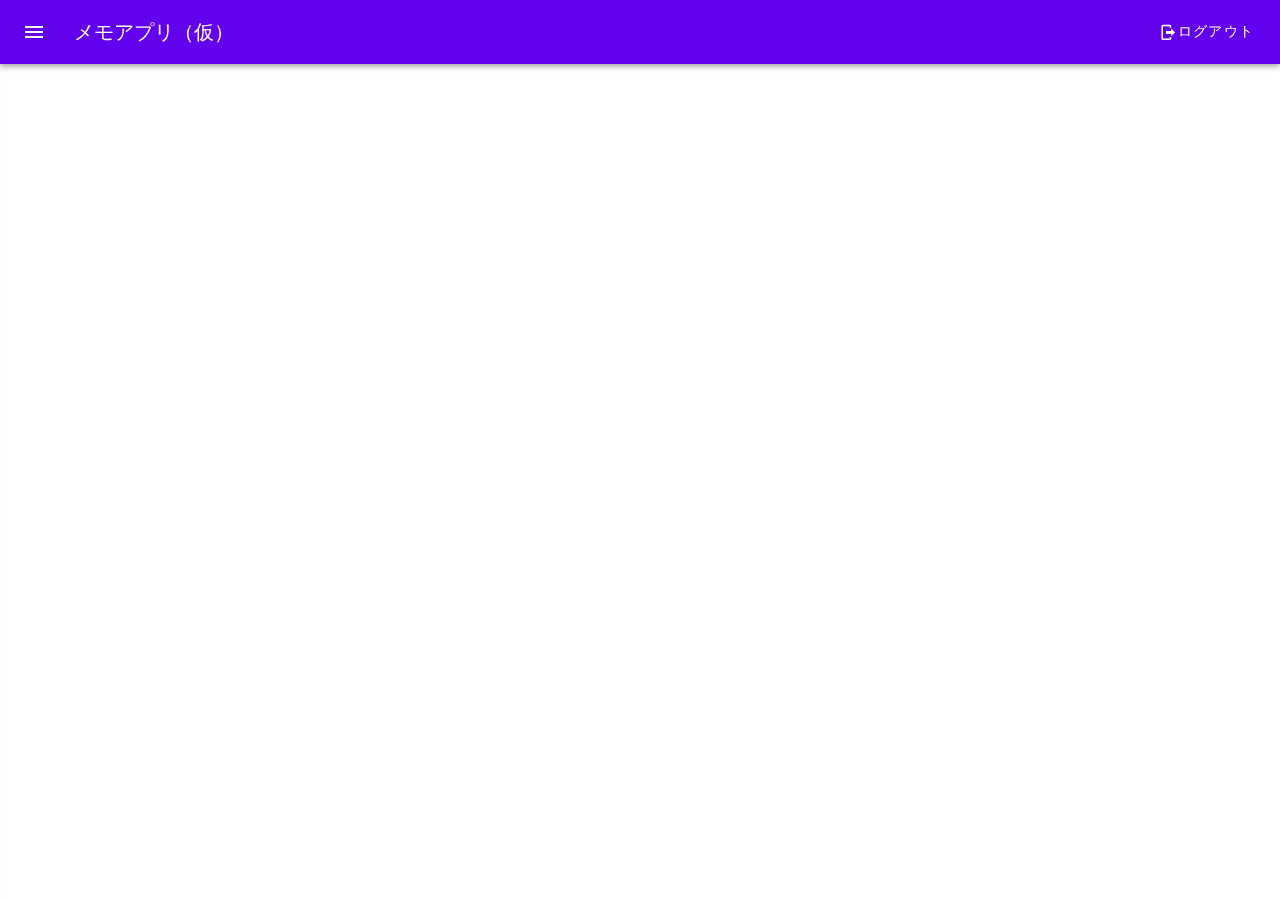
<file: godrilla-front/index.html>
<!DOCTYPE html>
<html lang="en">
  <head>
    <meta charset="UTF-8" />
    <link rel="icon" type="image/svg+xml" href="/godrilla-front/vite.svg" />
    <meta name="viewport" content="width=device-width, initial-scale=1.0" />
    <title>Vite + Vue + TS</title>
    <script type="module" crossorigin src="/godrilla-front/assets/index-4b0f5b5f.js"></script>
    <link rel="stylesheet" href="/godrilla-front/assets/index-3726a75a.css">
  </head>
  <body>
    <div id="app"></div>
    
  </body>
</html>
</file>
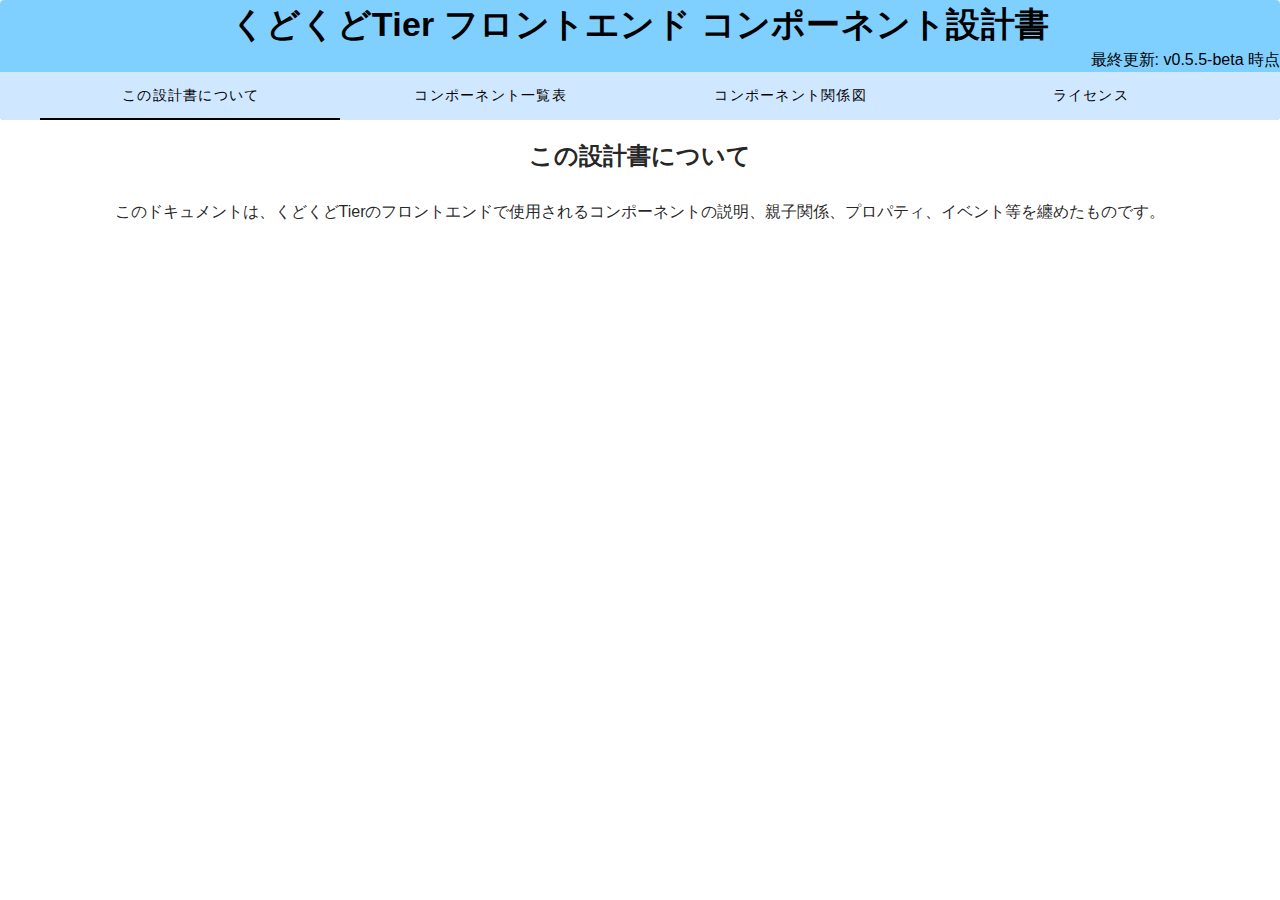
<file: kudo-tier-front/components/index.html>
<!doctype html><html lang=""><head><meta charset="utf-8"><meta http-equiv="X-UA-Compatible" content="IE=edge"><meta name="viewport" content="width=device-width,initial-scale=1"><link rel="icon" href="/kudo-tier-front/components/favicon.ico"><title>くどくどTier フロントエンド コンポーネント設計書</title><script defer="defer" src="/kudo-tier-front/components/js/chunk-vendors.cacc8b32.js"></script><script defer="defer" src="/kudo-tier-front/components/js/index.708f3fe0.js"></script><link href="/kudo-tier-front/components/css/chunk-vendors.28686d25.css" rel="stylesheet"><link href="/kudo-tier-front/components/css/index.7db20e5f.css" rel="stylesheet"></head><body><noscript><strong>We're sorry but くどくどTier フロントエンド コンポーネント設計書 doesn't work properly without JavaScript enabled. Please enable it to continue.</strong></noscript><div id="app"></div></body></html>
</file>
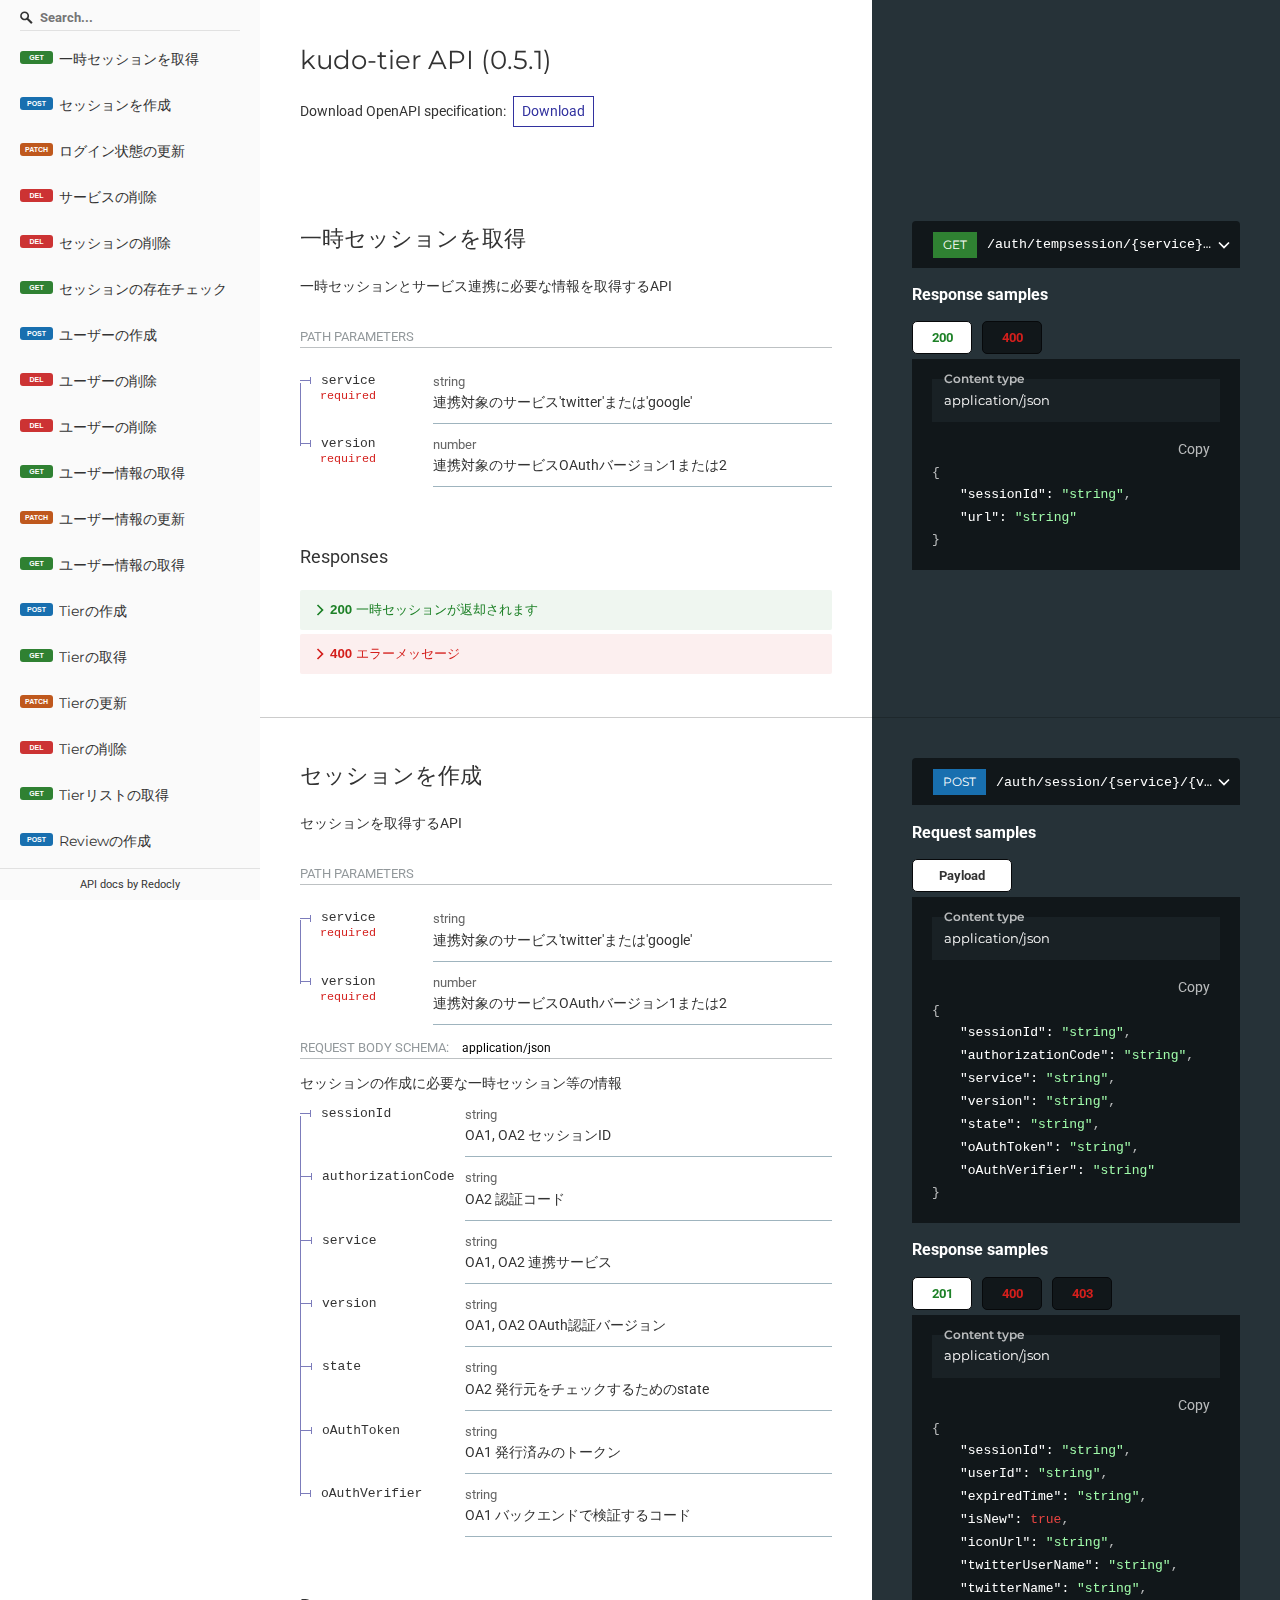
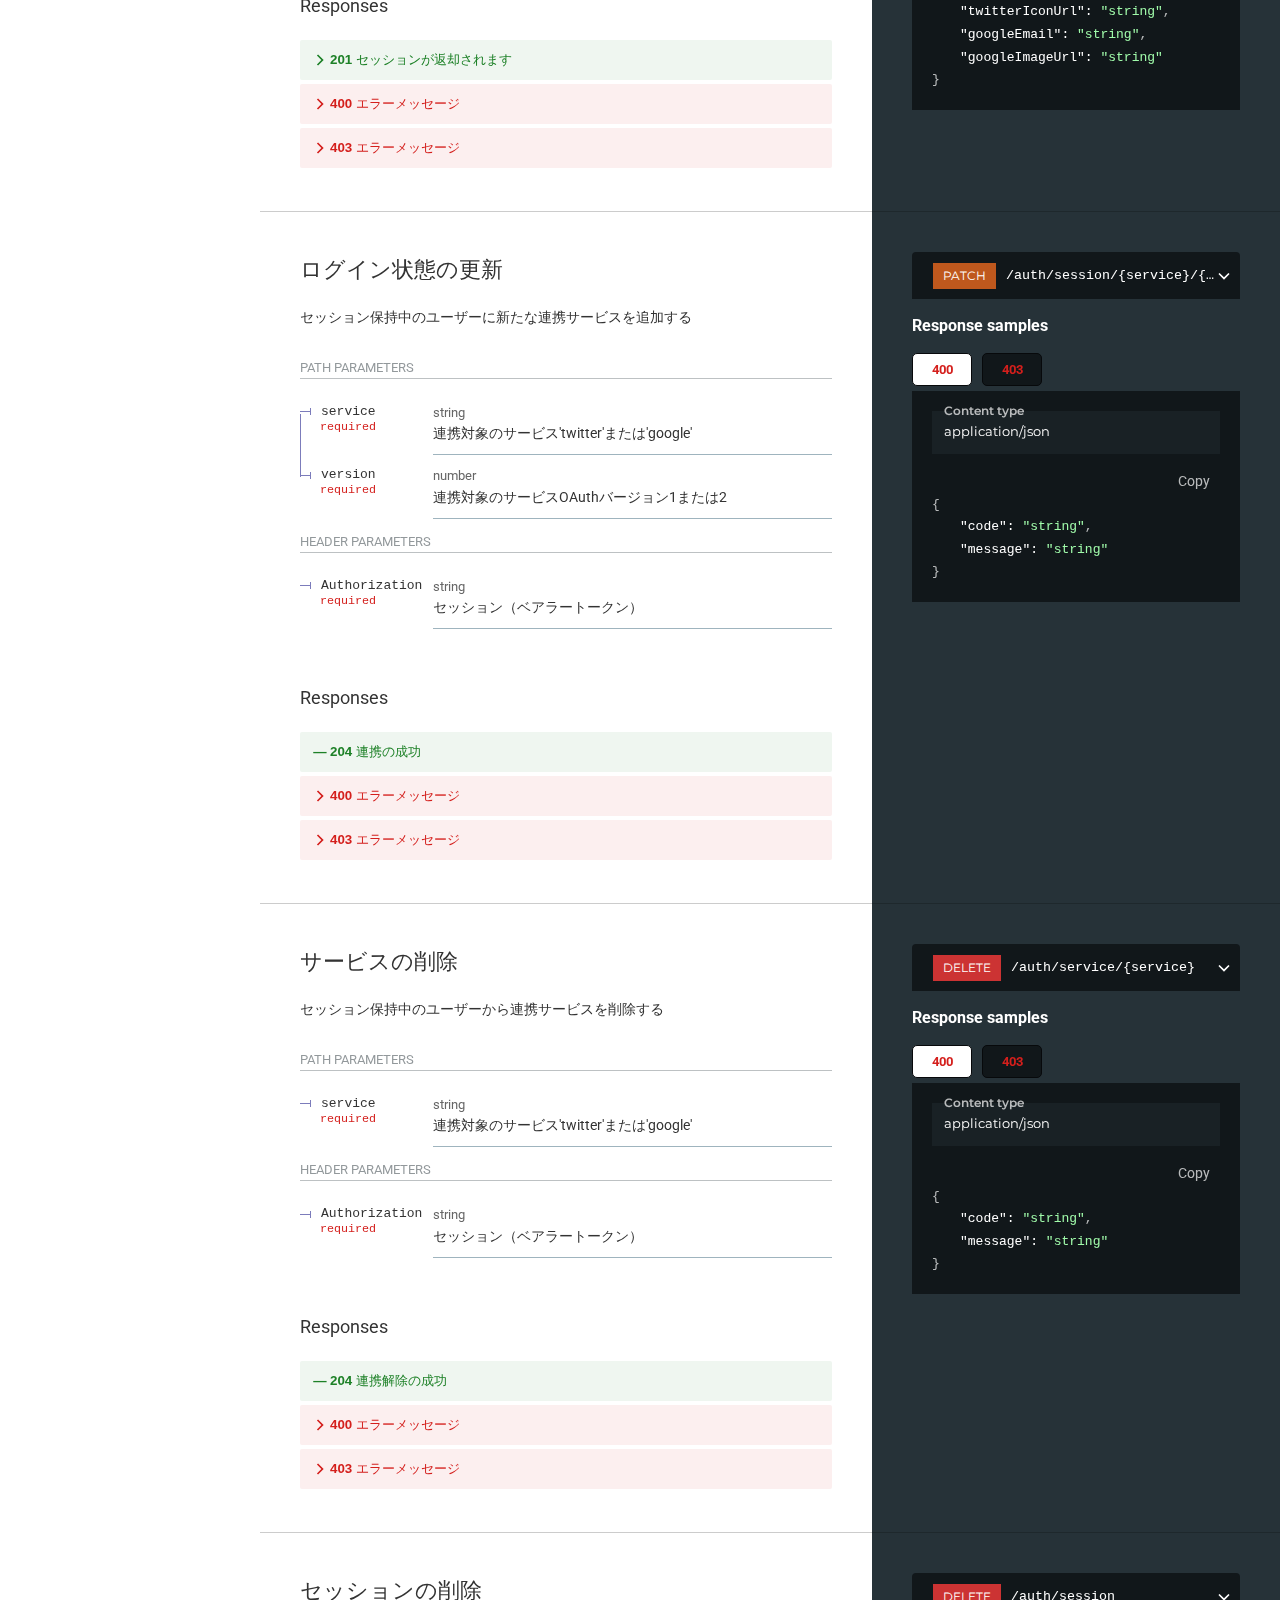
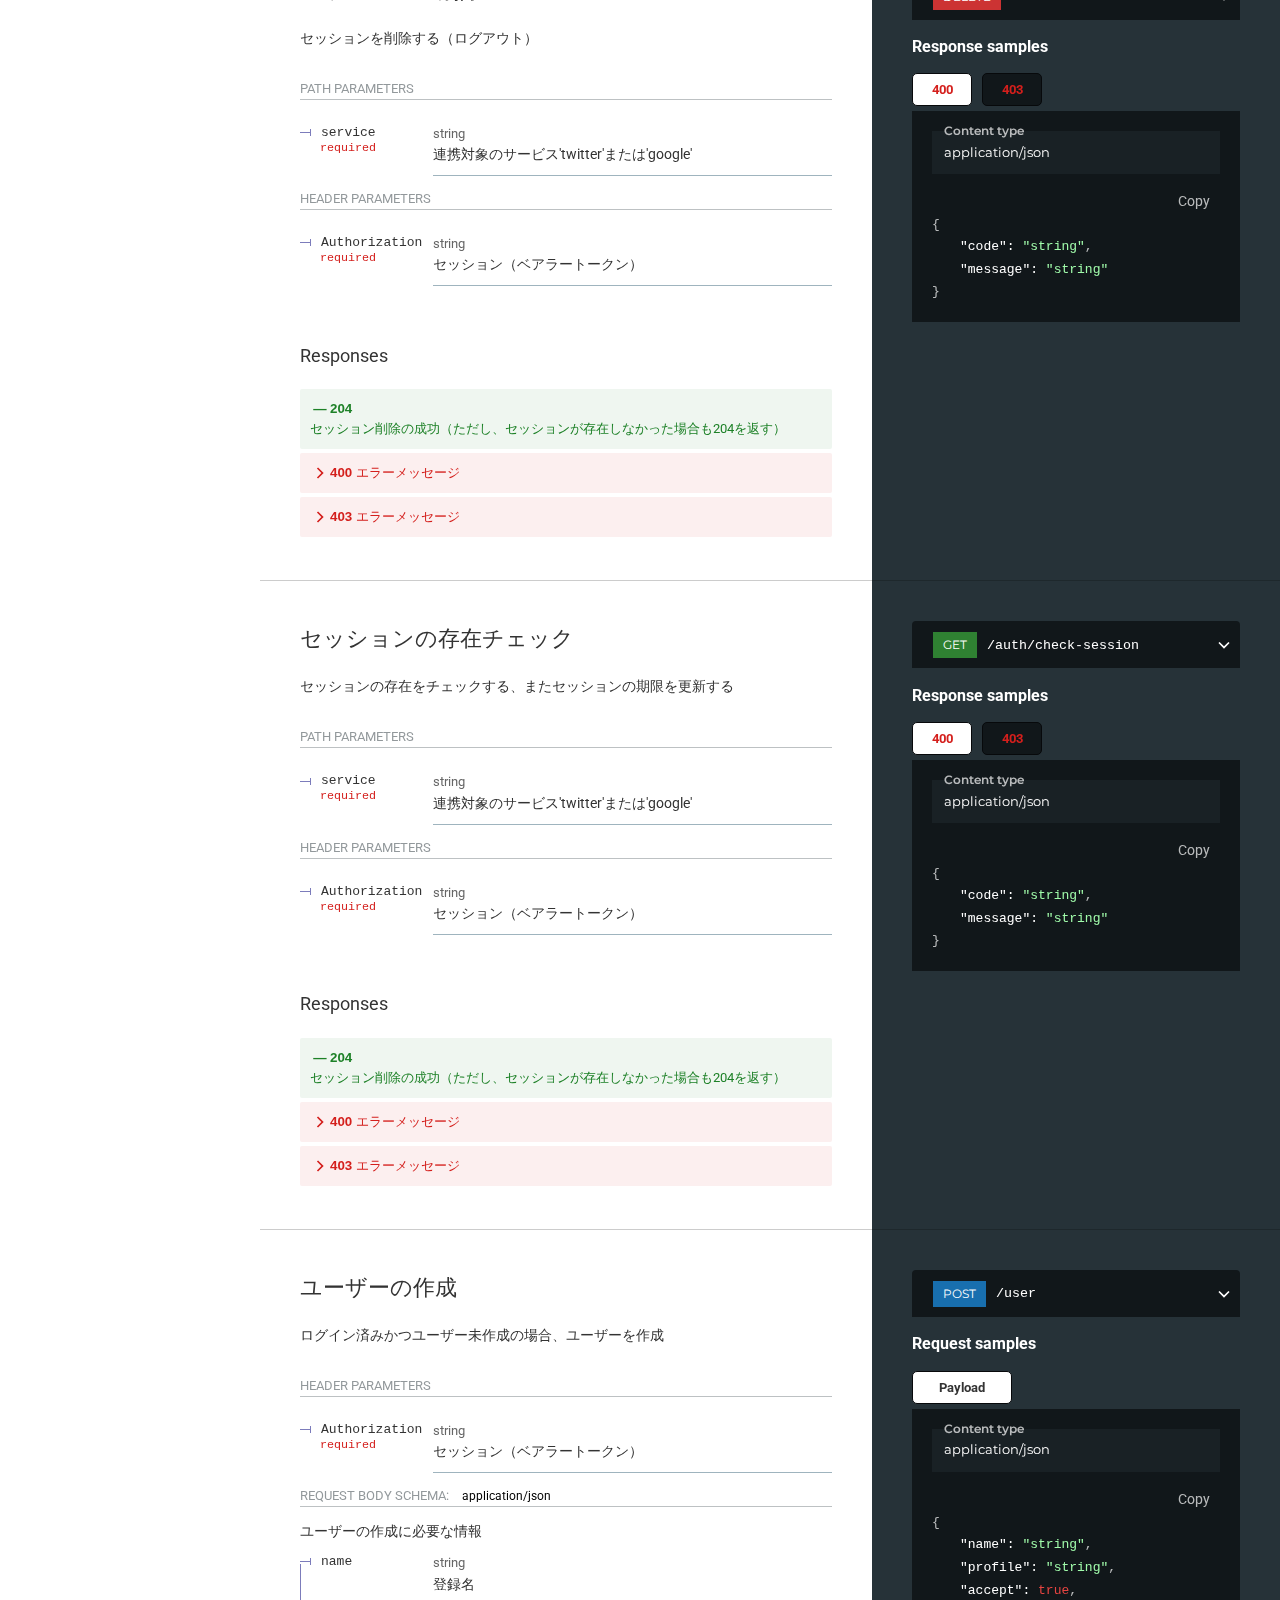
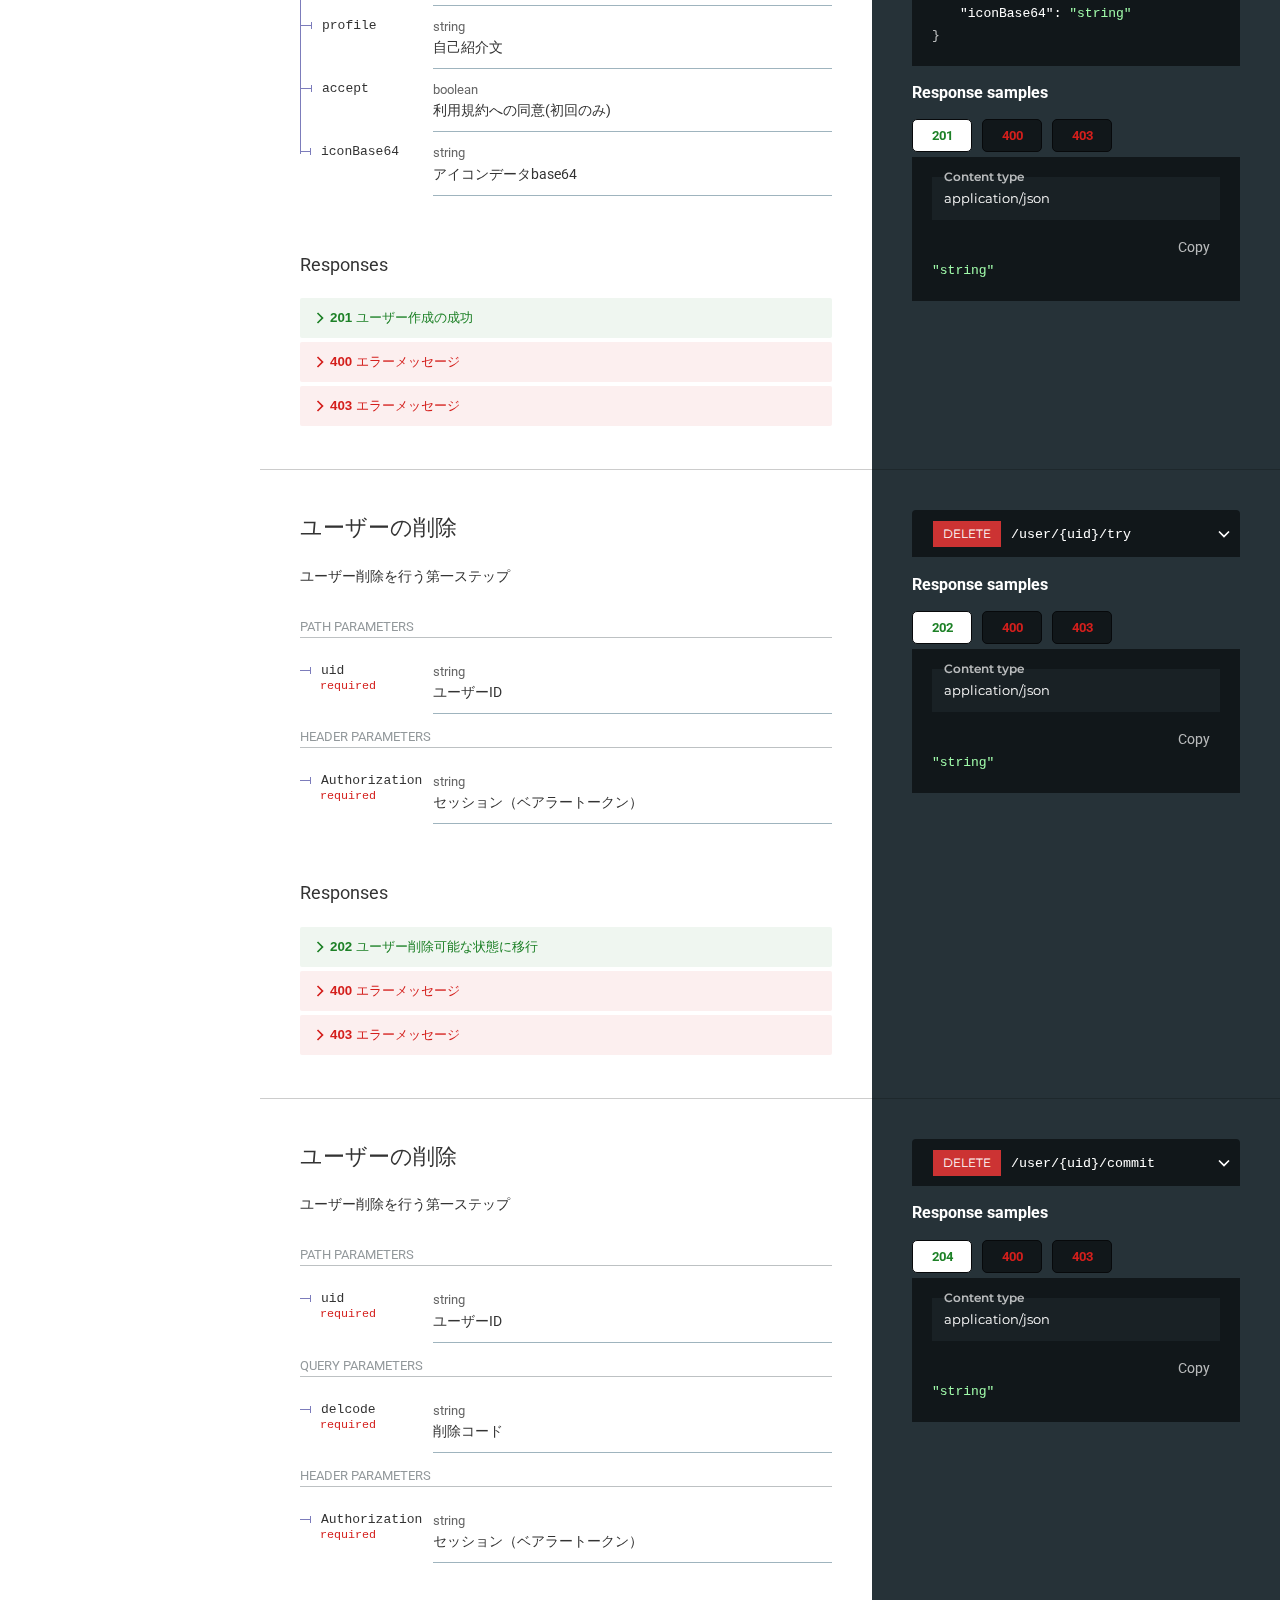
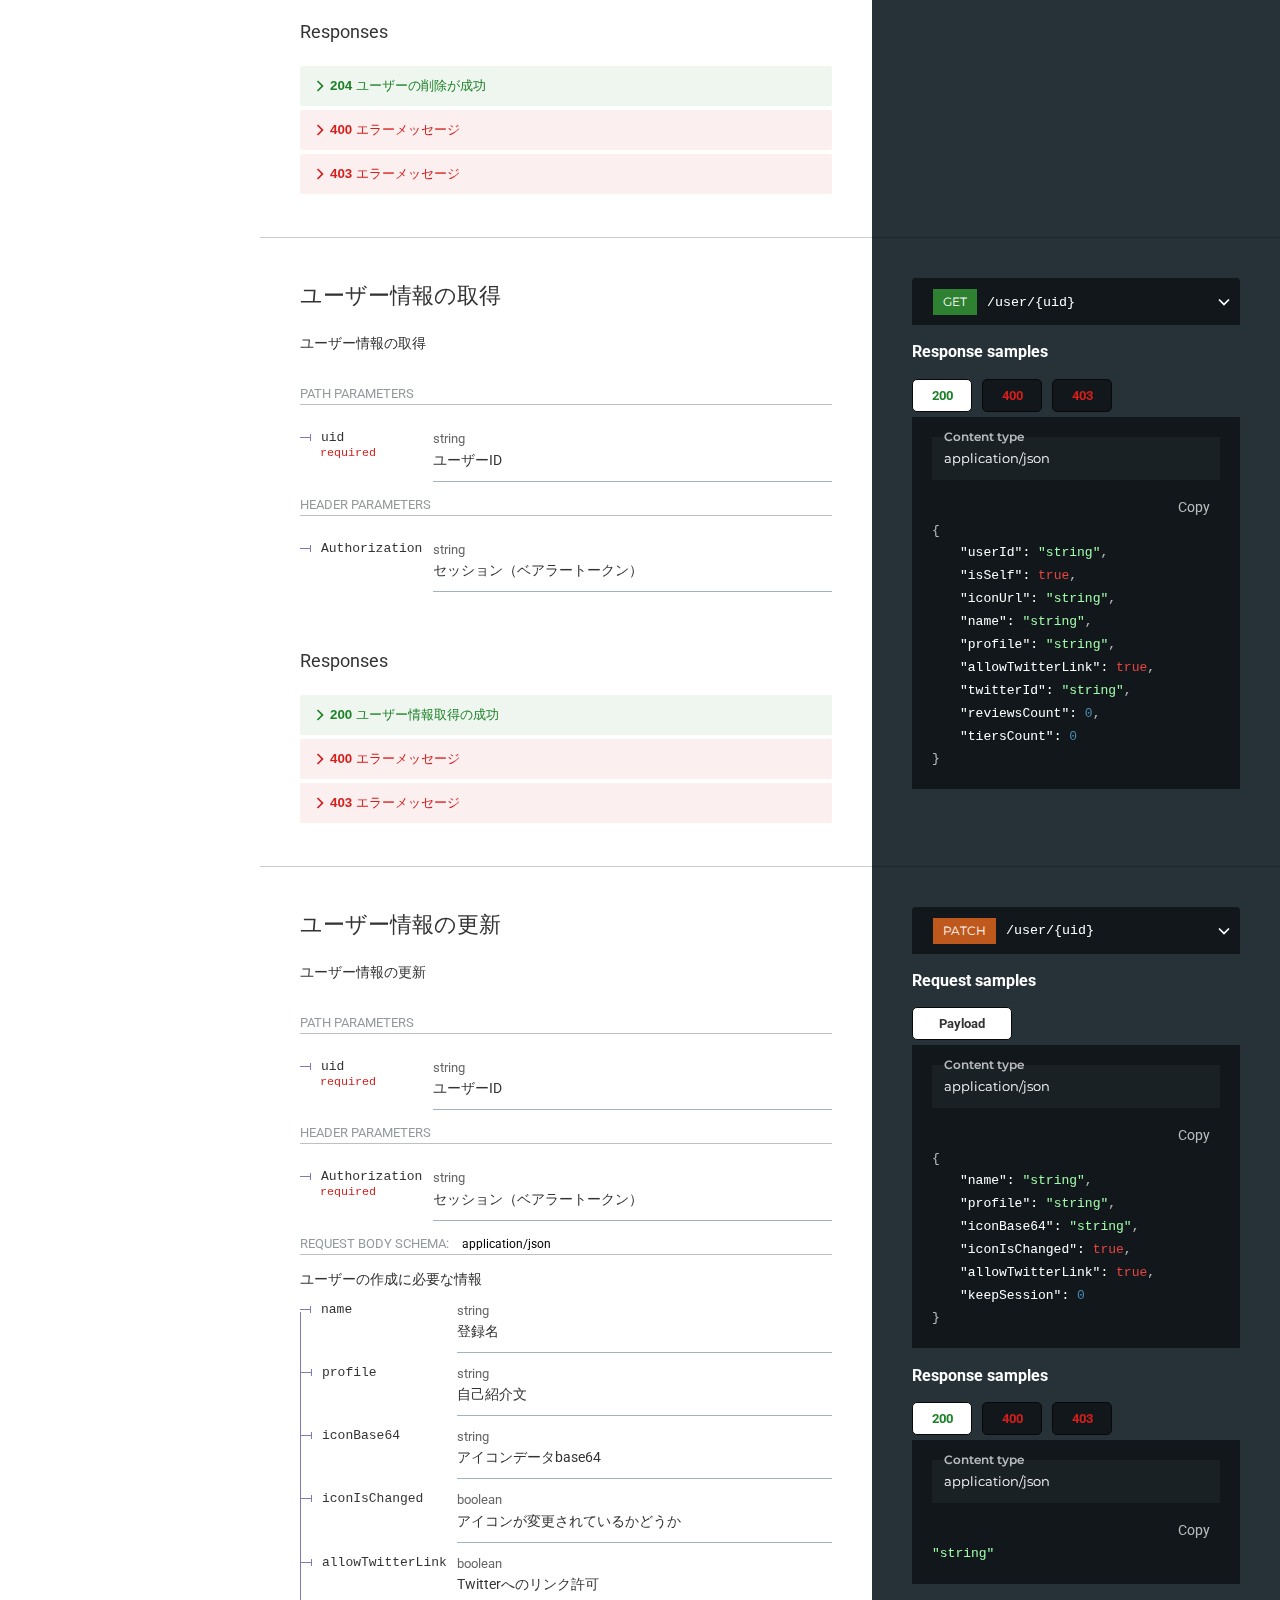
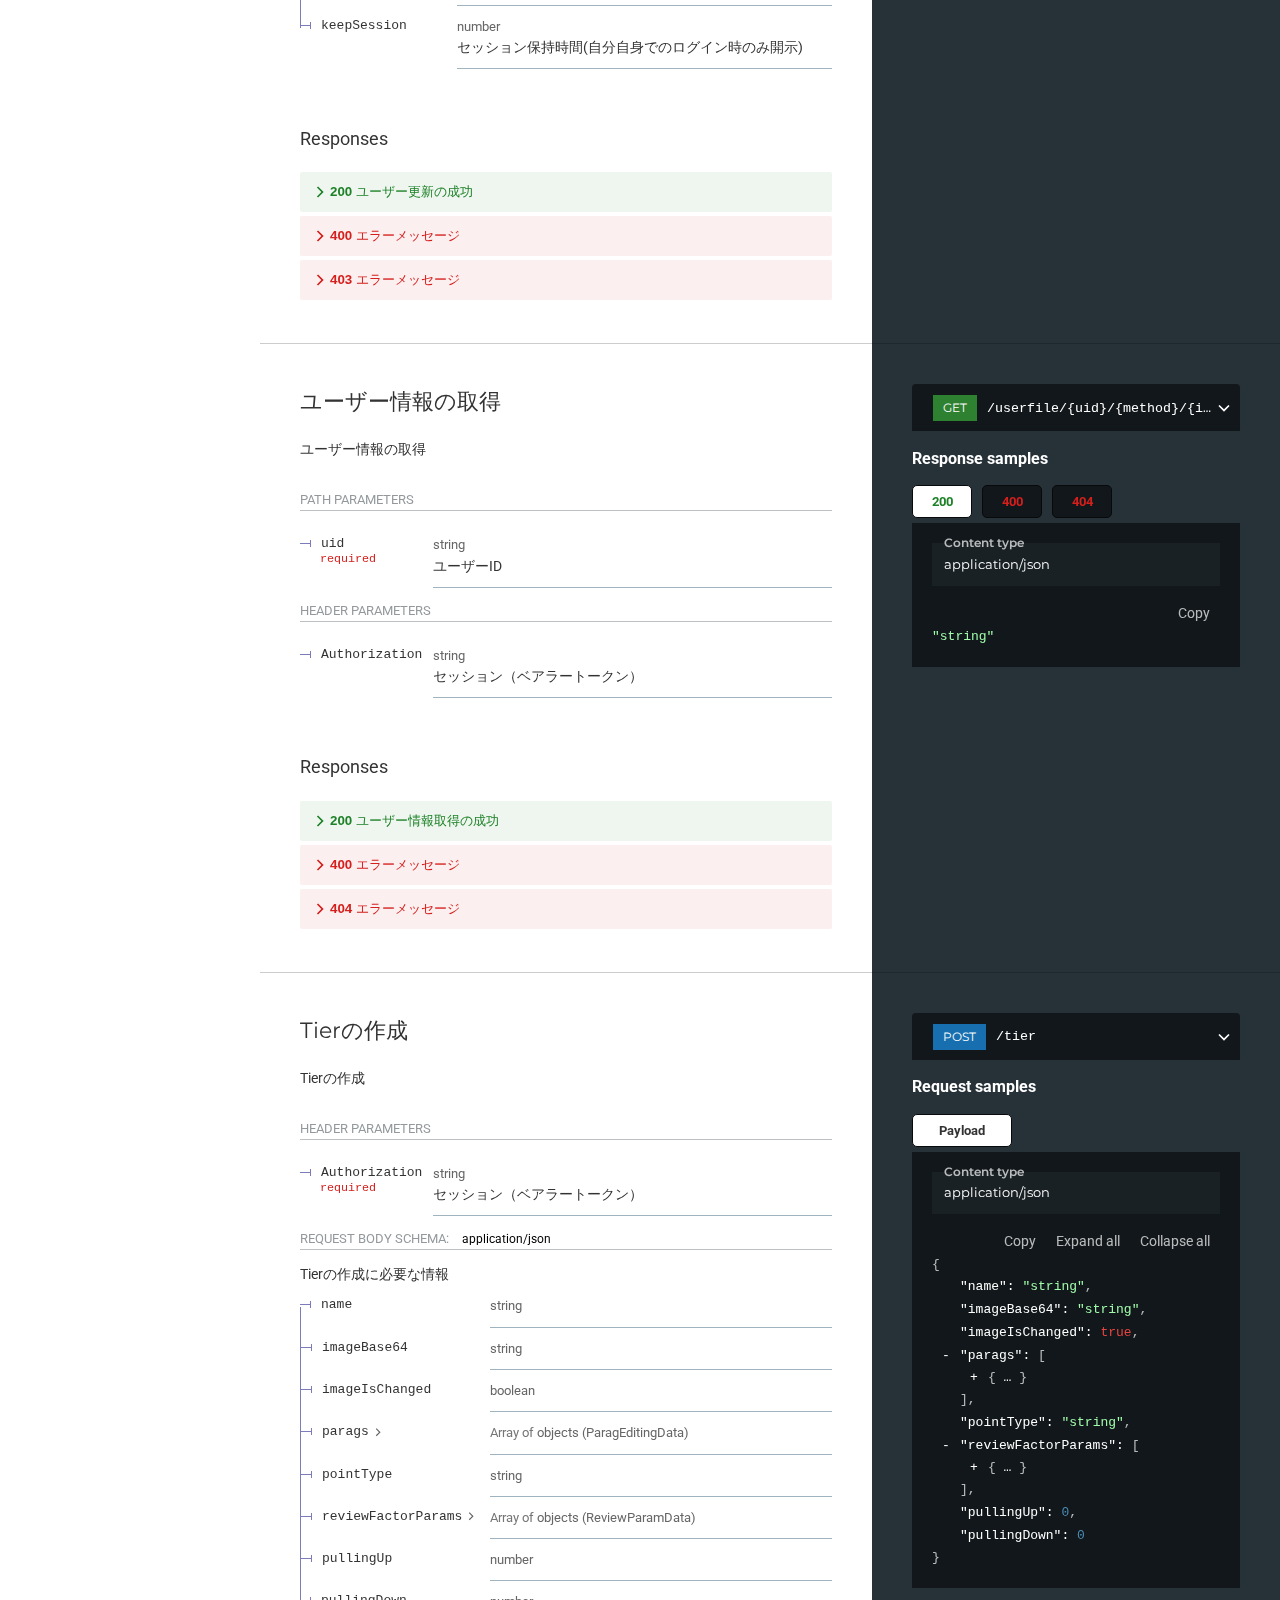
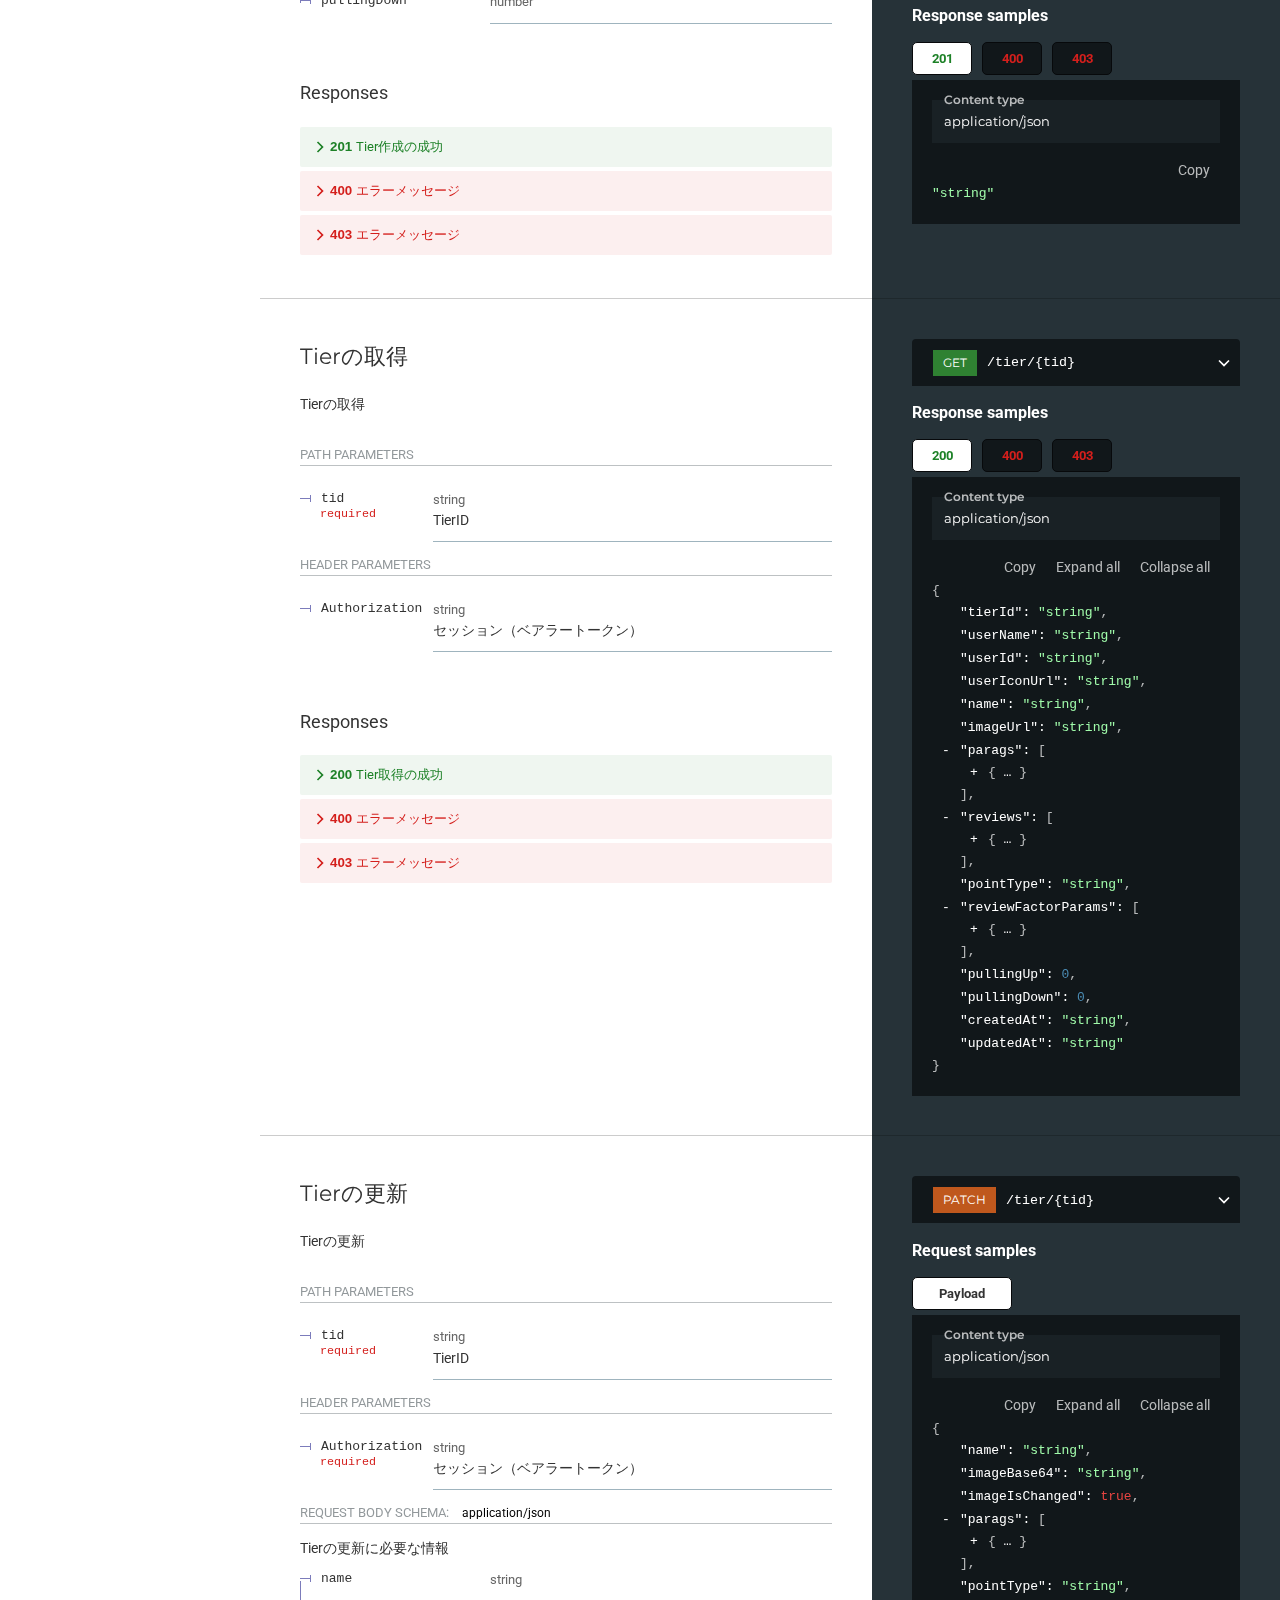
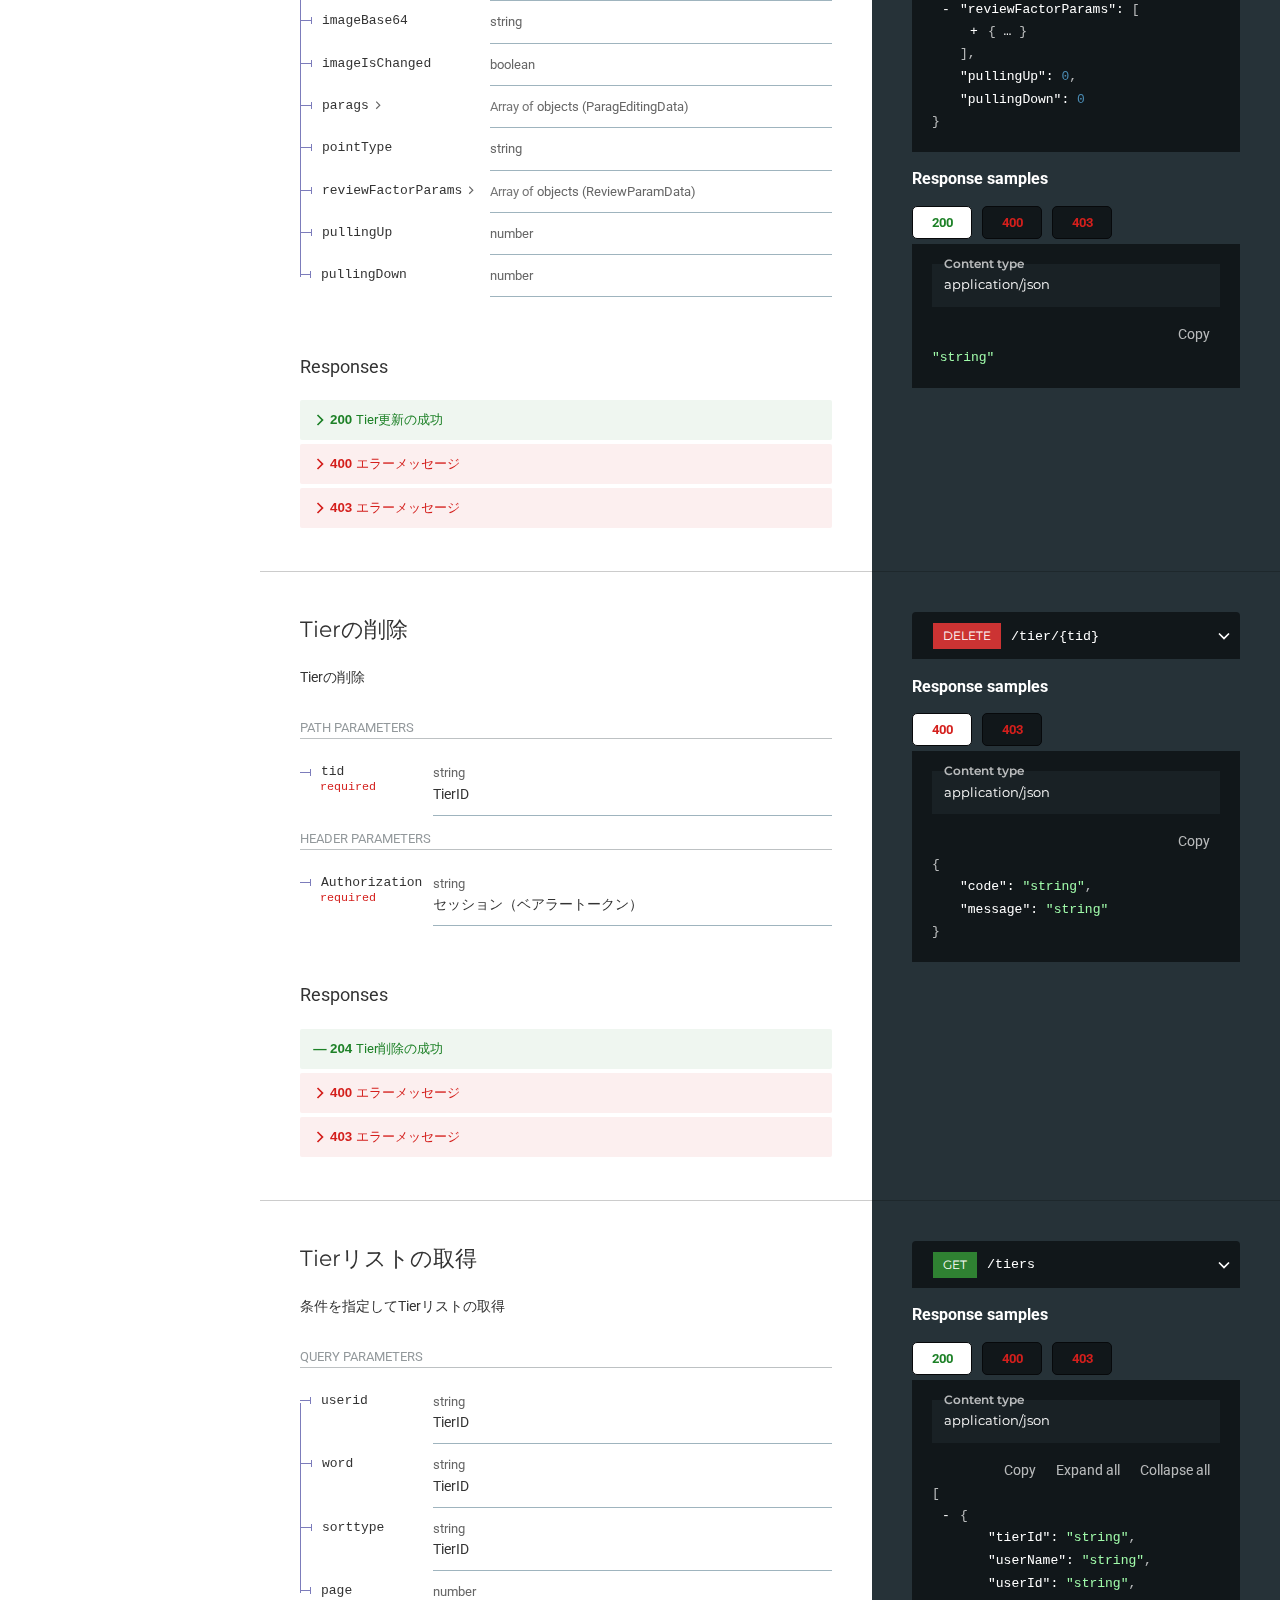
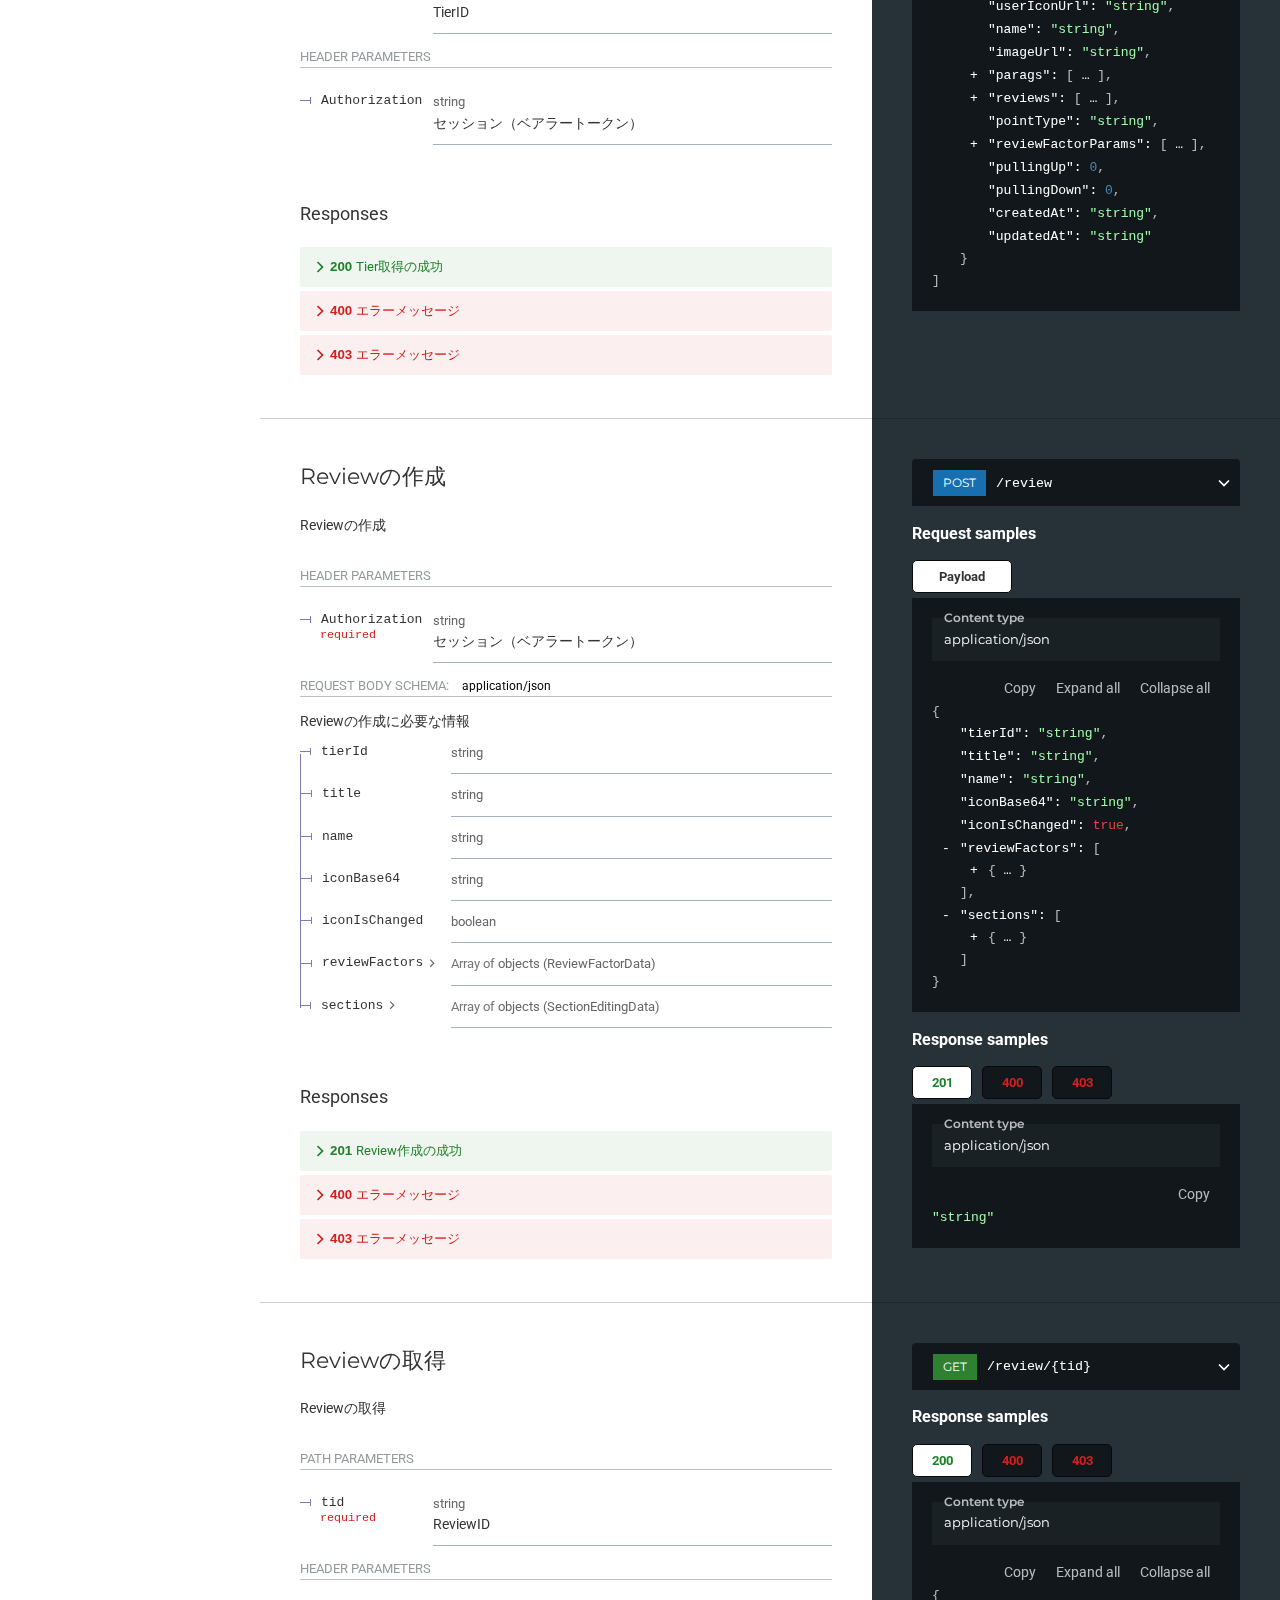
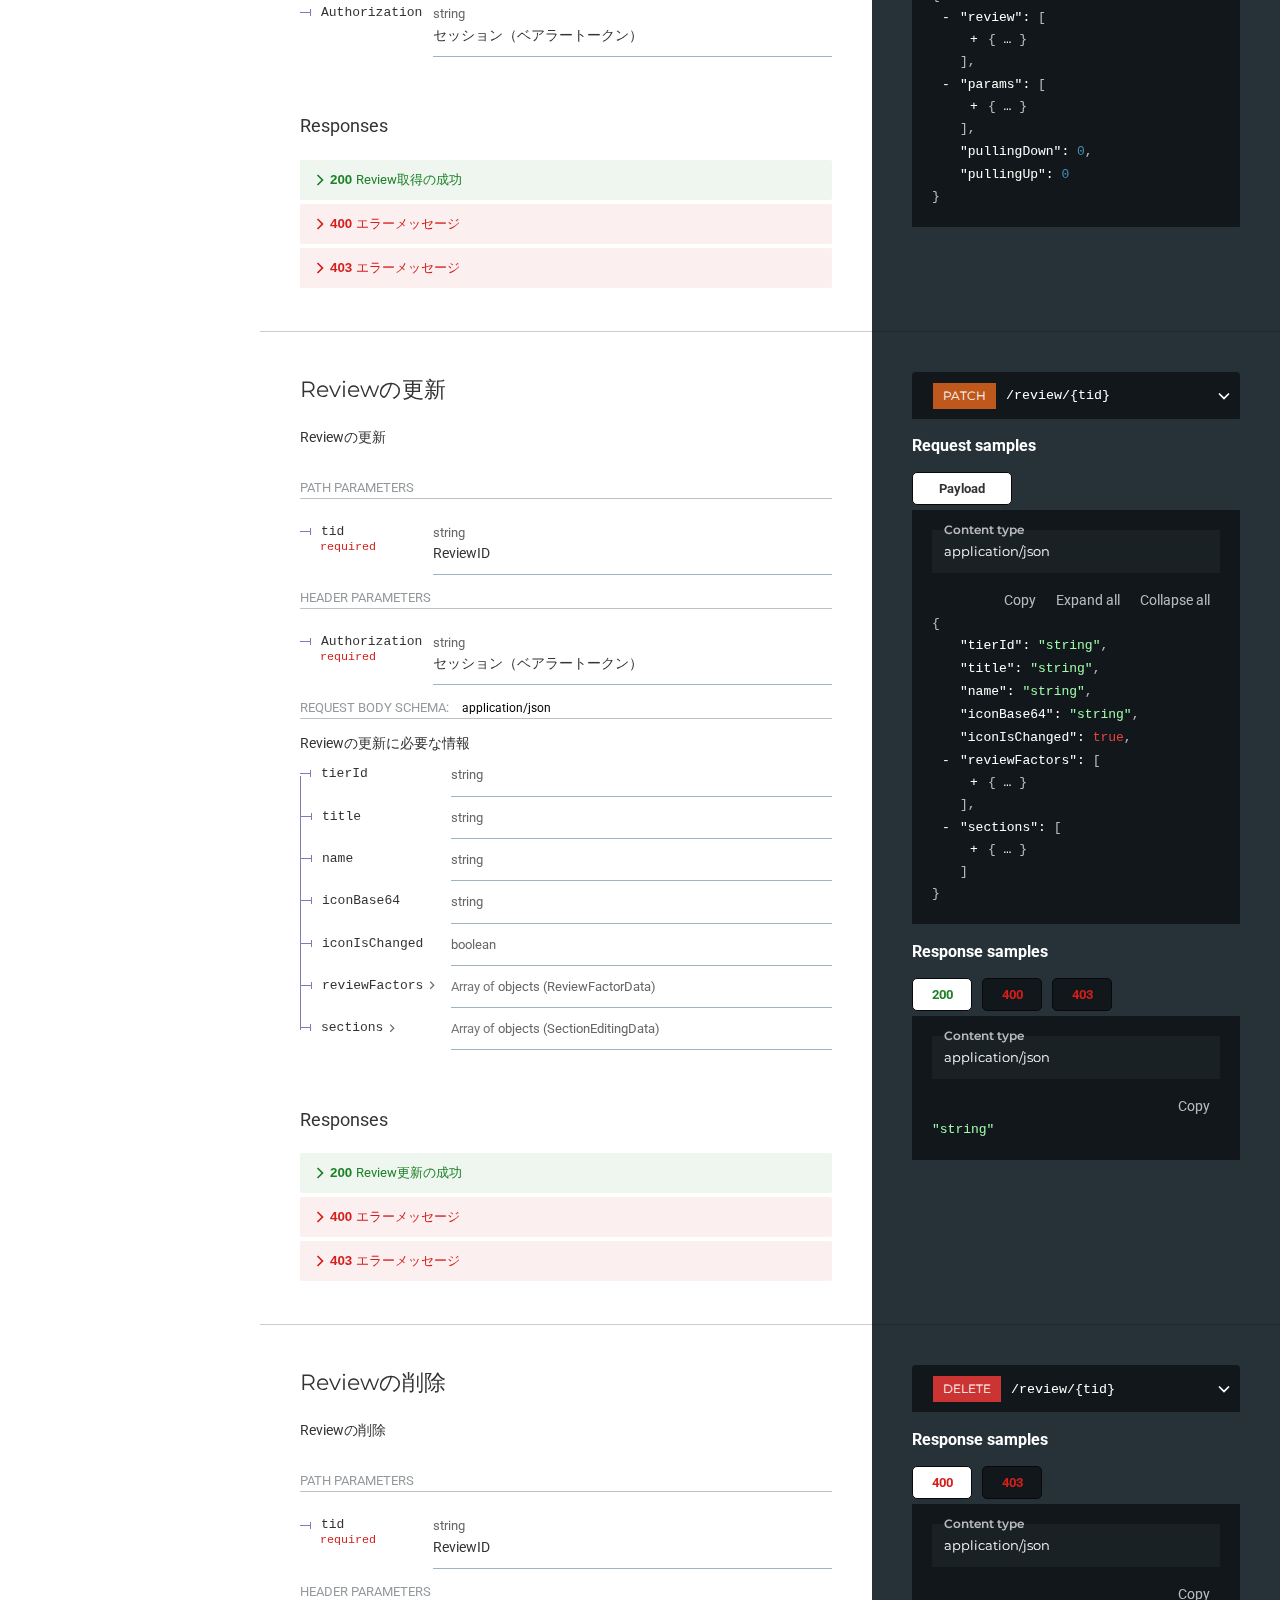
<file: kudo-tier-back/api/openapi.html>
<!DOCTYPE html>
<html>

<head>
  <meta charset="utf8" />
  <title>kudo-tier API</title>
  <!-- needed for adaptive design -->
  <meta name="viewport" content="width=device-width, initial-scale=1">
  <style>
    body {
      padding: 0;
      margin: 0;
    }
  </style>
  <script src="https://cdn.redoc.ly/redoc/v2.0.0/bundles/redoc.standalone.js"></script><style data-styled="true" data-styled-version="5.3.3">.fcjMZs{width:calc(100% - 40%);padding:0 40px;}/*!sc*/
@media print,screen and (max-width:75rem){.fcjMZs{width:100%;padding:40px 40px;}}/*!sc*/
data-styled.g4[id="sc-hKwDye"]{content:"fcjMZs,"}/*!sc*/
.kKqedw{padding:40px 0;}/*!sc*/
.kKqedw:last-child{min-height:calc(100vh + 1px);}/*!sc*/
.sc-eCImPb > .sc-eCImPb:last-child{min-height:initial;}/*!sc*/
@media print,screen and (max-width:75rem){.kKqedw{padding:0;}}/*!sc*/
.hexvPn{padding:40px 0;position:relative;}/*!sc*/
.hexvPn:last-child{min-height:calc(100vh + 1px);}/*!sc*/
.sc-eCImPb > .sc-eCImPb:last-child{min-height:initial;}/*!sc*/
@media print,screen and (max-width:75rem){.hexvPn{padding:0;}}/*!sc*/
.hexvPn:not(:last-of-type):after{position:absolute;bottom:0;width:100%;display:block;content:'';border-bottom:1px solid rgba(0,0,0,0.2);}/*!sc*/
data-styled.g5[id="sc-eCImPb"]{content:"kKqedw,hexvPn,"}/*!sc*/
.vSqXI{width:40%;color:#ffffff;background-color:#263238;padding:0 40px;}/*!sc*/
@media print,screen and (max-width:75rem){.vSqXI{width:100%;padding:40px 40px;}}/*!sc*/
data-styled.g6[id="sc-jRQBWg"]{content:"vSqXI,"}/*!sc*/
.dKDnzb{background-color:#263238;}/*!sc*/
data-styled.g7[id="sc-gKclnd"]{content:"dKDnzb,"}/*!sc*/
.jTXZbd{display:-webkit-box;display:-webkit-flex;display:-ms-flexbox;display:flex;width:100%;padding:0;}/*!sc*/
@media print,screen and (max-width:75rem){.jTXZbd{-webkit-flex-direction:column;-ms-flex-direction:column;flex-direction:column;}}/*!sc*/
data-styled.g8[id="sc-iCfMLu"]{content:"jTXZbd,"}/*!sc*/
.kwcwWd{font-family:Montserrat,sans-serif;font-weight:400;font-size:1.85714em;line-height:1.6em;color:#333333;}/*!sc*/
data-styled.g9[id="sc-furwcr"]{content:"kwcwWd,"}/*!sc*/
.QwiBS{font-family:Montserrat,sans-serif;font-weight:400;font-size:1.57143em;line-height:1.6em;color:#333333;margin:0 0 20px;}/*!sc*/
data-styled.g10[id="sc-pVTFL"]{content:"QwiBS,"}/*!sc*/
.hwMGJl{color:#ffffff;}/*!sc*/
data-styled.g12[id="sc-kDTinF"]{content:"hwMGJl,"}/*!sc*/
.kyZwVG{border-bottom:1px solid rgba(38,50,56,0.3);margin:1em 0 1em 0;color:rgba(38,50,56,0.5);font-weight:normal;text-transform:uppercase;font-size:0.929em;line-height:20px;}/*!sc*/
data-styled.g13[id="sc-iqseJM"]{content:"kyZwVG,"}/*!sc*/
.bNUQy{cursor:pointer;margin-left:-20px;padding:0;line-height:1;width:20px;display:inline-block;outline:0;}/*!sc*/
.bNUQy:before{content:'';width:15px;height:15px;background-size:contain;background-image:url('[data-uri]');opacity:0.5;visibility:hidden;display:inline-block;vertical-align:middle;}/*!sc*/
h1:hover > .sc-crHmcD::before,h2:hover > .bNUQy::before,.bNUQy:hover::before{visibility:visible;}/*!sc*/
data-styled.g14[id="sc-crHmcD"]{content:"bNUQy,"}/*!sc*/
.bPEzCN{height:1.5em;width:1.5em;min-width:1.5em;vertical-align:middle;float:left;-webkit-transition:-webkit-transform 0.2s ease-out;-webkit-transition:transform 0.2s ease-out;transition:transform 0.2s ease-out;-webkit-transform:rotateZ(-90deg);-ms-transform:rotateZ(-90deg);transform:rotateZ(-90deg);}/*!sc*/
.bPEzCN polygon{fill:#1d8127;}/*!sc*/
.FBjwd{height:1.5em;width:1.5em;min-width:1.5em;vertical-align:middle;float:left;-webkit-transition:-webkit-transform 0.2s ease-out;-webkit-transition:transform 0.2s ease-out;transition:transform 0.2s ease-out;-webkit-transform:rotateZ(-90deg);-ms-transform:rotateZ(-90deg);transform:rotateZ(-90deg);}/*!sc*/
.FBjwd polygon{fill:#d41f1c;}/*!sc*/
.laPRNF{height:20px;width:20px;min-width:20px;vertical-align:middle;float:right;-webkit-transition:-webkit-transform 0.2s ease-out;-webkit-transition:transform 0.2s ease-out;transition:transform 0.2s ease-out;-webkit-transform:rotateZ(0);-ms-transform:rotateZ(0);transform:rotateZ(0);}/*!sc*/
.laPRNF polygon{fill:white;}/*!sc*/
.cUKGZj{height:18px;width:18px;min-width:18px;vertical-align:middle;-webkit-transition:-webkit-transform 0.2s ease-out;-webkit-transition:transform 0.2s ease-out;transition:transform 0.2s ease-out;-webkit-transform:rotateZ(-90deg);-ms-transform:rotateZ(-90deg);transform:rotateZ(-90deg);}/*!sc*/
data-styled.g15[id="sc-egiyK"]{content:"bPEzCN,FBjwd,laPRNF,cUKGZj,"}/*!sc*/
.kCCtqV{border-left:1px solid #7c7cbb;box-sizing:border-box;position:relative;padding:10px 10px 10px 0;}/*!sc*/
@media screen and (max-width:50rem){.kCCtqV{display:block;overflow:hidden;}}/*!sc*/
tr:first-of-type > .sc-hBUSln,tr.last > .kCCtqV{border-left-width:0;background-position:top left;background-repeat:no-repeat;background-size:1px 100%;}/*!sc*/
tr:first-of-type > .sc-hBUSln{background-image:linear-gradient( to bottom, transparent 0%, transparent 22px, #7c7cbb 22px, #7c7cbb 100% );}/*!sc*/
tr.last > .sc-hBUSln{background-image:linear-gradient( to bottom, #7c7cbb 0%, #7c7cbb 22px, transparent 22px, transparent 100% );}/*!sc*/
tr.last + tr > .sc-hBUSln{border-left-color:transparent;}/*!sc*/
tr.last:first-child > .sc-hBUSln{background:none;border-left-color:transparent;}/*!sc*/
data-styled.g18[id="sc-hBUSln"]{content:"kCCtqV,"}/*!sc*/
.fwnkRw{vertical-align:top;line-height:20px;white-space:nowrap;font-size:13px;font-family:Courier,monospace;}/*!sc*/
.fwnkRw.deprecated{-webkit-text-decoration:line-through;text-decoration:line-through;color:#707070;}/*!sc*/
data-styled.g20[id="sc-fFeiMQ"]{content:"fwnkRw,"}/*!sc*/
.fOwWgB{border-bottom:1px solid #9fb4be;padding:10px 0;width:75%;box-sizing:border-box;}/*!sc*/
tr.expanded .sc-bkkeKt{border-bottom:none;}/*!sc*/
@media screen and (max-width:50rem){.fOwWgB{padding:0 20px;border-bottom:none;border-left:1px solid #7c7cbb;}tr.last > .sc-bkkeKt{border-left:none;}}/*!sc*/
data-styled.g21[id="sc-bkkeKt"]{content:"fOwWgB,"}/*!sc*/
.fMdASL{color:#7c7cbb;font-family:Courier,monospace;margin-right:10px;}/*!sc*/
.fMdASL::before{content:'';display:inline-block;vertical-align:middle;width:10px;height:1px;background:#7c7cbb;}/*!sc*/
.fMdASL::after{content:'';display:inline-block;vertical-align:middle;width:1px;background:#7c7cbb;height:7px;}/*!sc*/
data-styled.g22[id="sc-ieecCq"]{content:"fMdASL,"}/*!sc*/
.wbnF{border-collapse:separate;border-radius:3px;font-size:14px;border-spacing:0;width:100%;}/*!sc*/
.wbnF > tr{vertical-align:middle;}/*!sc*/
@media screen and (max-width:50rem){.wbnF{display:block;}.wbnF > tr,.wbnF > tbody > tr{display:block;}}/*!sc*/
@media screen and (max-width:50rem) and (-ms-high-contrast:none){.wbnF td{float:left;width:100%;}}/*!sc*/
.wbnF .sc-dJjYzT,.wbnF .sc-dJjYzT .sc-dJjYzT .sc-dJjYzT,.wbnF .sc-dJjYzT .sc-dJjYzT .sc-dJjYzT .sc-dJjYzT .sc-dJjYzT{margin:1em;margin-right:0;background:#fafafa;}/*!sc*/
.wbnF .sc-dJjYzT .sc-dJjYzT,.wbnF .sc-dJjYzT .sc-dJjYzT .sc-dJjYzT .sc-dJjYzT,.wbnF .sc-dJjYzT .sc-dJjYzT .sc-dJjYzT .sc-dJjYzT .sc-dJjYzT .sc-dJjYzT{background:#ffffff;}/*!sc*/
data-styled.g24[id="sc-hGPBjI"]{content:"wbnF,"}/*!sc*/
.eCLDJY > ul{list-style:none;padding:0;margin:0;margin:0 -5px;}/*!sc*/
.eCLDJY > ul > li{padding:5px 10px;display:inline-block;background-color:#11171a;border-bottom:1px solid rgba(0,0,0,0.5);cursor:pointer;text-align:center;outline:none;color:#ccc;margin:0 5px 5px 5px;border:1px solid #07090b;border-radius:5px;min-width:60px;font-size:0.9em;font-weight:bold;}/*!sc*/
.eCLDJY > ul > li.react-tabs__tab--selected{color:#333333;background:#ffffff;}/*!sc*/
.eCLDJY > ul > li.react-tabs__tab--selected:focus{outline:auto;}/*!sc*/
.eCLDJY > ul > li:only-child{-webkit-flex:none;-ms-flex:none;flex:none;min-width:100px;}/*!sc*/
.eCLDJY > ul > li.tab-success{color:#1d8127;}/*!sc*/
.eCLDJY > ul > li.tab-redirect{color:#ffa500;}/*!sc*/
.eCLDJY > ul > li.tab-info{color:#87ceeb;}/*!sc*/
.eCLDJY > ul > li.tab-error{color:#d41f1c;}/*!sc*/
.eCLDJY > .react-tabs__tab-panel{background:#11171a;}/*!sc*/
.eCLDJY > .react-tabs__tab-panel > div,.eCLDJY > .react-tabs__tab-panel > pre{padding:20px;margin:0;}/*!sc*/
.eCLDJY > .react-tabs__tab-panel > div > pre{padding:0;}/*!sc*/
data-styled.g30[id="sc-cxpSdN"]{content:"eCLDJY,"}/*!sc*/
.hGZPxu code[class*='language-'],.hGZPxu pre[class*='language-']{text-shadow:0 -0.1em 0.2em black;text-align:left;white-space:pre;word-spacing:normal;word-break:normal;word-wrap:normal;line-height:1.5;-moz-tab-size:4;-o-tab-size:4;tab-size:4;-webkit-hyphens:none;-moz-hyphens:none;-ms-hyphens:none;-webkit-hyphens:none;-moz-hyphens:none;-ms-hyphens:none;hyphens:none;}/*!sc*/
@media print{.hGZPxu code[class*='language-'],.hGZPxu pre[class*='language-']{text-shadow:none;}}/*!sc*/
.hGZPxu pre[class*='language-']{padding:1em;margin:0.5em 0;overflow:auto;}/*!sc*/
.hGZPxu .token.comment,.hGZPxu .token.prolog,.hGZPxu .token.doctype,.hGZPxu .token.cdata{color:hsl(30,20%,50%);}/*!sc*/
.hGZPxu .token.punctuation{opacity:0.7;}/*!sc*/
.hGZPxu .namespace{opacity:0.7;}/*!sc*/
.hGZPxu .token.property,.hGZPxu .token.tag,.hGZPxu .token.number,.hGZPxu .token.constant,.hGZPxu .token.symbol{color:#4a8bb3;}/*!sc*/
.hGZPxu .token.boolean{color:#e64441;}/*!sc*/
.hGZPxu .token.selector,.hGZPxu .token.attr-name,.hGZPxu .token.string,.hGZPxu .token.char,.hGZPxu .token.builtin,.hGZPxu .token.inserted{color:#a0fbaa;}/*!sc*/
.hGZPxu .token.selector + a,.hGZPxu .token.attr-name + a,.hGZPxu .token.string + a,.hGZPxu .token.char + a,.hGZPxu .token.builtin + a,.hGZPxu .token.inserted + a,.hGZPxu .token.selector + a:visited,.hGZPxu .token.attr-name + a:visited,.hGZPxu .token.string + a:visited,.hGZPxu .token.char + a:visited,.hGZPxu .token.builtin + a:visited,.hGZPxu .token.inserted + a:visited{color:#4ed2ba;-webkit-text-decoration:underline;text-decoration:underline;}/*!sc*/
.hGZPxu .token.property.string{color:white;}/*!sc*/
.hGZPxu .token.operator,.hGZPxu .token.entity,.hGZPxu .token.url,.hGZPxu .token.variable{color:hsl(40,90%,60%);}/*!sc*/
.hGZPxu .token.atrule,.hGZPxu .token.attr-value,.hGZPxu .token.keyword{color:hsl(350,40%,70%);}/*!sc*/
.hGZPxu .token.regex,.hGZPxu .token.important{color:#e90;}/*!sc*/
.hGZPxu .token.important,.hGZPxu .token.bold{font-weight:bold;}/*!sc*/
.hGZPxu .token.italic{font-style:italic;}/*!sc*/
.hGZPxu .token.entity{cursor:help;}/*!sc*/
.hGZPxu .token.deleted{color:red;}/*!sc*/
data-styled.g32[id="sc-iJKOTD"]{content:"hGZPxu,"}/*!sc*/
.gjxyHD{opacity:0.7;-webkit-transition:opacity 0.3s ease;transition:opacity 0.3s ease;text-align:right;}/*!sc*/
.gjxyHD:focus-within{opacity:1;}/*!sc*/
.gjxyHD > button{background-color:transparent;border:0;color:inherit;padding:2px 10px;font-family:Roboto,sans-serif;font-size:14px;line-height:1.5em;cursor:pointer;outline:0;}/*!sc*/
.gjxyHD > button:hover,.gjxyHD > button:focus{background:rgba(255,255,255,0.1);}/*!sc*/
data-styled.g33[id="sc-giYglK"]{content:"gjxyHD,"}/*!sc*/
.eqZXtE{position:relative;}/*!sc*/
data-styled.g38[id="sc-ikJyIC"]{content:"eqZXtE,"}/*!sc*/
.hgRRjA{margin-left:10px;text-transform:none;font-size:0.929em;color:black;}/*!sc*/
data-styled.g42[id="sc-cCcXHH"]{content:"hgRRjA,"}/*!sc*/
.fYaHea{font-family:Roboto,sans-serif;font-weight:400;line-height:1.5em;}/*!sc*/
.fYaHea p:last-child{margin-bottom:0;}/*!sc*/
.fYaHea h1{font-family:Montserrat,sans-serif;font-weight:400;font-size:1.85714em;line-height:1.6em;color:#32329f;margin-top:0;}/*!sc*/
.fYaHea h2{font-family:Montserrat,sans-serif;font-weight:400;font-size:1.57143em;line-height:1.6em;color:#333333;}/*!sc*/
.fYaHea code{color:#e53935;background-color:rgba(38,50,56,0.05);font-family:Courier,monospace;border-radius:2px;border:1px solid rgba(38,50,56,0.1);padding:0 5px;font-size:13px;font-weight:400;word-break:break-word;}/*!sc*/
.fYaHea pre{font-family:Courier,monospace;white-space:pre;background-color:#11171a;color:white;padding:20px;overflow-x:auto;line-height:normal;border-radius:0px;border:1px solid rgba(38,50,56,0.1);}/*!sc*/
.fYaHea pre code{background-color:transparent;color:white;padding:0;}/*!sc*/
.fYaHea pre code:before,.fYaHea pre code:after{content:none;}/*!sc*/
.fYaHea blockquote{margin:0;margin-bottom:1em;padding:0 15px;color:#777;border-left:4px solid #ddd;}/*!sc*/
.fYaHea img{max-width:100%;box-sizing:content-box;}/*!sc*/
.fYaHea ul,.fYaHea ol{padding-left:2em;margin:0;margin-bottom:1em;}/*!sc*/
.fYaHea ul ul,.fYaHea ol ul,.fYaHea ul ol,.fYaHea ol ol{margin-bottom:0;margin-top:0;}/*!sc*/
.fYaHea table{display:block;width:100%;overflow:auto;word-break:normal;word-break:keep-all;border-collapse:collapse;border-spacing:0;margin-top:1.5em;margin-bottom:1.5em;}/*!sc*/
.fYaHea table tr{background-color:#fff;border-top:1px solid #ccc;}/*!sc*/
.fYaHea table tr:nth-child(2n){background-color:#fafafa;}/*!sc*/
.fYaHea table th,.fYaHea table td{padding:6px 13px;border:1px solid #ddd;}/*!sc*/
.fYaHea table th{text-align:left;font-weight:bold;}/*!sc*/
.fYaHea .share-link{cursor:pointer;margin-left:-20px;padding:0;line-height:1;width:20px;display:inline-block;outline:0;}/*!sc*/
.fYaHea .share-link:before{content:'';width:15px;height:15px;background-size:contain;background-image:url('[data-uri]');opacity:0.5;visibility:hidden;display:inline-block;vertical-align:middle;}/*!sc*/
.fYaHea h1:hover > .share-link::before,.fYaHea h2:hover > .share-link::before,.fYaHea .share-link:hover::before{visibility:visible;}/*!sc*/
.fYaHea a{-webkit-text-decoration:auto;text-decoration:auto;color:#32329f;}/*!sc*/
.fYaHea a:visited{color:#32329f;}/*!sc*/
.fYaHea a:hover{color:#6868cf;-webkit-text-decoration:auto;text-decoration:auto;}/*!sc*/
.fhPxtY{font-family:Roboto,sans-serif;font-weight:400;line-height:1.5em;}/*!sc*/
.fhPxtY p:last-child{margin-bottom:0;}/*!sc*/
.fhPxtY p:first-child{margin-top:0;}/*!sc*/
.fhPxtY p:last-child{margin-bottom:0;}/*!sc*/
.fhPxtY h1{font-family:Montserrat,sans-serif;font-weight:400;font-size:1.85714em;line-height:1.6em;color:#32329f;margin-top:0;}/*!sc*/
.fhPxtY h2{font-family:Montserrat,sans-serif;font-weight:400;font-size:1.57143em;line-height:1.6em;color:#333333;}/*!sc*/
.fhPxtY code{color:#e53935;background-color:rgba(38,50,56,0.05);font-family:Courier,monospace;border-radius:2px;border:1px solid rgba(38,50,56,0.1);padding:0 5px;font-size:13px;font-weight:400;word-break:break-word;}/*!sc*/
.fhPxtY pre{font-family:Courier,monospace;white-space:pre;background-color:#11171a;color:white;padding:20px;overflow-x:auto;line-height:normal;border-radius:0px;border:1px solid rgba(38,50,56,0.1);}/*!sc*/
.fhPxtY pre code{background-color:transparent;color:white;padding:0;}/*!sc*/
.fhPxtY pre code:before,.fhPxtY pre code:after{content:none;}/*!sc*/
.fhPxtY blockquote{margin:0;margin-bottom:1em;padding:0 15px;color:#777;border-left:4px solid #ddd;}/*!sc*/
.fhPxtY img{max-width:100%;box-sizing:content-box;}/*!sc*/
.fhPxtY ul,.fhPxtY ol{padding-left:2em;margin:0;margin-bottom:1em;}/*!sc*/
.fhPxtY ul ul,.fhPxtY ol ul,.fhPxtY ul ol,.fhPxtY ol ol{margin-bottom:0;margin-top:0;}/*!sc*/
.fhPxtY table{display:block;width:100%;overflow:auto;word-break:normal;word-break:keep-all;border-collapse:collapse;border-spacing:0;margin-top:1.5em;margin-bottom:1.5em;}/*!sc*/
.fhPxtY table tr{background-color:#fff;border-top:1px solid #ccc;}/*!sc*/
.fhPxtY table tr:nth-child(2n){background-color:#fafafa;}/*!sc*/
.fhPxtY table th,.fhPxtY table td{padding:6px 13px;border:1px solid #ddd;}/*!sc*/
.fhPxtY table th{text-align:left;font-weight:bold;}/*!sc*/
.fhPxtY .share-link{cursor:pointer;margin-left:-20px;padding:0;line-height:1;width:20px;display:inline-block;outline:0;}/*!sc*/
.fhPxtY .share-link:before{content:'';width:15px;height:15px;background-size:contain;background-image:url('[data-uri]');opacity:0.5;visibility:hidden;display:inline-block;vertical-align:middle;}/*!sc*/
.fhPxtY h1:hover > .share-link::before,.fhPxtY h2:hover > .share-link::before,.fhPxtY .share-link:hover::before{visibility:visible;}/*!sc*/
.fhPxtY a{-webkit-text-decoration:auto;text-decoration:auto;color:#32329f;}/*!sc*/
.fhPxtY a:visited{color:#32329f;}/*!sc*/
.fhPxtY a:hover{color:#6868cf;-webkit-text-decoration:auto;text-decoration:auto;}/*!sc*/
data-styled.g43[id="sc-cidDSM"]{content:"fYaHea,fhPxtY,"}/*!sc*/
.eahewB{font-family:Roboto,sans-serif;font-weight:400;line-height:1.5em;}/*!sc*/
.eahewB p:last-child{margin-bottom:0;}/*!sc*/
.eahewB p:first-child{margin-top:0;}/*!sc*/
.eahewB p:last-child{margin-bottom:0;}/*!sc*/
.eahewB p{display:inline-block;}/*!sc*/
.eahewB h1{font-family:Montserrat,sans-serif;font-weight:400;font-size:1.85714em;line-height:1.6em;color:#32329f;margin-top:0;}/*!sc*/
.eahewB h2{font-family:Montserrat,sans-serif;font-weight:400;font-size:1.57143em;line-height:1.6em;color:#333333;}/*!sc*/
.eahewB code{color:#e53935;background-color:rgba(38,50,56,0.05);font-family:Courier,monospace;border-radius:2px;border:1px solid rgba(38,50,56,0.1);padding:0 5px;font-size:13px;font-weight:400;word-break:break-word;}/*!sc*/
.eahewB pre{font-family:Courier,monospace;white-space:pre;background-color:#11171a;color:white;padding:20px;overflow-x:auto;line-height:normal;border-radius:0px;border:1px solid rgba(38,50,56,0.1);}/*!sc*/
.eahewB pre code{background-color:transparent;color:white;padding:0;}/*!sc*/
.eahewB pre code:before,.eahewB pre code:after{content:none;}/*!sc*/
.eahewB blockquote{margin:0;margin-bottom:1em;padding:0 15px;color:#777;border-left:4px solid #ddd;}/*!sc*/
.eahewB img{max-width:100%;box-sizing:content-box;}/*!sc*/
.eahewB ul,.eahewB ol{padding-left:2em;margin:0;margin-bottom:1em;}/*!sc*/
.eahewB ul ul,.eahewB ol ul,.eahewB ul ol,.eahewB ol ol{margin-bottom:0;margin-top:0;}/*!sc*/
.eahewB table{display:block;width:100%;overflow:auto;word-break:normal;word-break:keep-all;border-collapse:collapse;border-spacing:0;margin-top:1.5em;margin-bottom:1.5em;}/*!sc*/
.eahewB table tr{background-color:#fff;border-top:1px solid #ccc;}/*!sc*/
.eahewB table tr:nth-child(2n){background-color:#fafafa;}/*!sc*/
.eahewB table th,.eahewB table td{padding:6px 13px;border:1px solid #ddd;}/*!sc*/
.eahewB table th{text-align:left;font-weight:bold;}/*!sc*/
.eahewB .share-link{cursor:pointer;margin-left:-20px;padding:0;line-height:1;width:20px;display:inline-block;outline:0;}/*!sc*/
.eahewB .share-link:before{content:'';width:15px;height:15px;background-size:contain;background-image:url('[data-uri]');opacity:0.5;visibility:hidden;display:inline-block;vertical-align:middle;}/*!sc*/
.eahewB h1:hover > .share-link::before,.eahewB h2:hover > .share-link::before,.eahewB .share-link:hover::before{visibility:visible;}/*!sc*/
.eahewB a{-webkit-text-decoration:auto;text-decoration:auto;color:#32329f;}/*!sc*/
.eahewB a:visited{color:#32329f;}/*!sc*/
.eahewB a:hover{color:#6868cf;-webkit-text-decoration:auto;text-decoration:auto;}/*!sc*/
data-styled.g44[id="sc-jcFjpl"]{content:"eahewB,"}/*!sc*/
.ddxnzs{position:relative;}/*!sc*/
data-styled.g45[id="sc-caiLqq"]{content:"ddxnzs,"}/*!sc*/
.jOBPNj:hover > .sc-giYglK{opacity:1;}/*!sc*/
data-styled.g50[id="sc-jObWnj"]{content:"jOBPNj,"}/*!sc*/
.sRoPx{font-family:Courier,monospace;font-size:13px;white-space:pre;contain:content;overflow-x:auto;}/*!sc*/
.sRoPx .redoc-json code > .collapser{display:none;pointer-events:none;}/*!sc*/
.sRoPx .callback-function{color:gray;}/*!sc*/
.sRoPx .collapser:after{content:'-';cursor:pointer;}/*!sc*/
.sRoPx .collapsed > .collapser:after{content:'+';cursor:pointer;}/*!sc*/
.sRoPx .ellipsis:after{content:' … ';}/*!sc*/
.sRoPx .collapsible{margin-left:2em;}/*!sc*/
.sRoPx .hoverable{padding-top:1px;padding-bottom:1px;padding-left:2px;padding-right:2px;border-radius:2px;}/*!sc*/
.sRoPx .hovered{background-color:rgba(235,238,249,1);}/*!sc*/
.sRoPx .collapser{background-color:transparent;border:0;color:#fff;font-family:Courier,monospace;font-size:13px;padding-right:6px;padding-left:6px;padding-top:0;padding-bottom:0;display:-webkit-box;display:-webkit-flex;display:-ms-flexbox;display:flex;-webkit-align-items:center;-webkit-box-align:center;-ms-flex-align:center;align-items:center;-webkit-box-pack:center;-webkit-justify-content:center;-ms-flex-pack:center;justify-content:center;width:15px;height:15px;position:absolute;top:4px;left:-1.5em;cursor:default;-webkit-user-select:none;-moz-user-select:none;-ms-user-select:none;user-select:none;-webkit-user-select:none;padding:2px;}/*!sc*/
.sRoPx .collapser:focus{outline-color:#fff;outline-style:dotted;outline-width:1px;}/*!sc*/
.sRoPx ul{list-style-type:none;padding:0px;margin:0px 0px 0px 26px;}/*!sc*/
.sRoPx li{position:relative;display:block;}/*!sc*/
.sRoPx .hoverable{display:inline-block;}/*!sc*/
.sRoPx .selected{outline-style:solid;outline-width:1px;outline-style:dotted;}/*!sc*/
.sRoPx .collapsed > .collapsible{display:none;}/*!sc*/
.sRoPx .ellipsis{display:none;}/*!sc*/
.sRoPx .collapsed > .ellipsis{display:inherit;}/*!sc*/
data-styled.g51[id="sc-dPiLbb"]{content:"sRoPx,"}/*!sc*/
.eidhyg{padding:0.9em;background-color:rgba(38,50,56,0.4);margin:0 0 10px 0;display:block;font-family:Montserrat,sans-serif;font-size:0.929em;line-height:1.5em;}/*!sc*/
data-styled.g52[id="sc-bBHHxi"]{content:"eidhyg,"}/*!sc*/
.iYcnri{font-family:Montserrat,sans-serif;font-size:12px;position:absolute;z-index:1;top:-11px;left:12px;font-weight:600;color:rgba(255,255,255,0.7);}/*!sc*/
data-styled.g53[id="sc-cNKqjZ"]{content:"iYcnri,"}/*!sc*/
.bcpfGN{position:relative;}/*!sc*/
data-styled.g54[id="sc-AjmGg"]{content:"bcpfGN,"}/*!sc*/
.iUheaL{margin-top:15px;}/*!sc*/
data-styled.g57[id="sc-jgrJph"]{content:"iUheaL,"}/*!sc*/
.iFIEVq button{background-color:transparent;border:0;outline:0;font-size:13px;font-family:Courier,monospace;cursor:pointer;padding:0;color:#333333;}/*!sc*/
.iFIEVq button:focus{font-weight:600;}/*!sc*/
.iFIEVq .sc-egiyK{height:1.1em;width:1.1em;}/*!sc*/
.iFIEVq .sc-egiyK polygon{fill:#666;}/*!sc*/
data-styled.g58[id="sc-gSQFLo"]{content:"iFIEVq,"}/*!sc*/
.gHbDui{vertical-align:middle;font-size:13px;line-height:20px;}/*!sc*/
data-styled.g59[id="sc-lbhJGD"]{content:"gHbDui,"}/*!sc*/
.eLMLxg{color:rgba(102,102,102,0.9);}/*!sc*/
data-styled.g60[id="sc-iNGGcK"]{content:"eLMLxg,"}/*!sc*/
.ifsMbX{color:#666;}/*!sc*/
data-styled.g61[id="sc-jeraig"]{content:"ifsMbX,"}/*!sc*/
.hvXkwh{color:#666;word-break:break-word;}/*!sc*/
data-styled.g62[id="sc-eJwWfJ"]{content:"hvXkwh,"}/*!sc*/
.eyZzuM{vertical-align:middle;font-size:13px;line-height:20px;}/*!sc*/
data-styled.g63[id="sc-nVkyK"]{content:"eyZzuM,"}/*!sc*/
.eSyGZd{color:#d41f1c;font-size:0.9em;font-weight:normal;margin-left:20px;line-height:1;}/*!sc*/
data-styled.g64[id="sc-hiwPVj"]{content:"eSyGZd,"}/*!sc*/
.dezuum{margin-top:0;margin-bottom:0.5em;}/*!sc*/
data-styled.g93[id="sc-dFtzxp"]{content:"dezuum,"}/*!sc*/
.cfBNBf{border:1px solid #32329f;color:#32329f;font-weight:normal;margin-left:0.5em;padding:4px 8px 4px;display:inline-block;-webkit-text-decoration:none;text-decoration:none;cursor:pointer;}/*!sc*/
data-styled.g94[id="sc-brSvTw"]{content:"cfBNBf,"}/*!sc*/
.eXEyiA{width:9ex;display:inline-block;height:13px;line-height:13px;background-color:#333;border-radius:3px;background-repeat:no-repeat;background-position:6px 4px;font-size:7px;font-family:Verdana,sans-serif;color:white;text-transform:uppercase;text-align:center;font-weight:bold;vertical-align:middle;margin-right:6px;margin-top:2px;}/*!sc*/
.eXEyiA.get{background-color:#2F8132;}/*!sc*/
.eXEyiA.post{background-color:#186FAF;}/*!sc*/
.eXEyiA.put{background-color:#95507c;}/*!sc*/
.eXEyiA.options{background-color:#947014;}/*!sc*/
.eXEyiA.patch{background-color:#bf581d;}/*!sc*/
.eXEyiA.delete{background-color:#cc3333;}/*!sc*/
.eXEyiA.basic{background-color:#707070;}/*!sc*/
.eXEyiA.link{background-color:#07818F;}/*!sc*/
.eXEyiA.head{background-color:#A23DAD;}/*!sc*/
.eXEyiA.hook{background-color:#32329f;}/*!sc*/
data-styled.g101[id="sc-ilfuhL"]{content:"eXEyiA,"}/*!sc*/
.cBjpjq{margin:0;padding:0;}/*!sc*/
.cBjpjq:first-child{padding-bottom:32px;}/*!sc*/
.sc-uojGG .sc-uojGG{font-size:0.929em;}/*!sc*/
data-styled.g102[id="sc-uojGG"]{content:"cBjpjq,"}/*!sc*/
.iVJVQY{list-style:none inside none;overflow:hidden;text-overflow:ellipsis;padding:0;}/*!sc*/
data-styled.g103[id="sc-bilyIR"]{content:"iVJVQY,"}/*!sc*/
.jDuioL{cursor:pointer;color:#333333;margin:0;padding:12.5px 20px;display:-webkit-box;display:-webkit-flex;display:-ms-flexbox;display:flex;-webkit-box-pack:justify;-webkit-justify-content:space-between;-ms-flex-pack:justify;justify-content:space-between;font-family:Montserrat,sans-serif;background-color:#fafafa;}/*!sc*/
.jDuioL:hover{color:#32329f;background-color:#ededed;}/*!sc*/
.jDuioL .sc-egiyK{height:1.5em;width:1.5em;}/*!sc*/
.jDuioL .sc-egiyK polygon{fill:#333333;}/*!sc*/
data-styled.g104[id="sc-eGPXGI"]{content:"jDuioL,"}/*!sc*/
.gPtqKT{display:inline-block;vertical-align:middle;width:calc(100% - 38px);overflow:hidden;text-overflow:ellipsis;}/*!sc*/
data-styled.g105[id="sc-hAcGzb"]{content:"gPtqKT,"}/*!sc*/
.hjTfvW{font-size:0.8em;margin-top:10px;text-align:center;position:fixed;width:260px;bottom:0;background:#fafafa;}/*!sc*/
.hjTfvW a,.hjTfvW a:visited,.hjTfvW a:hover{color:#333333 !important;padding:5px 0;border-top:1px solid #e1e1e1;-webkit-text-decoration:none;text-decoration:none;display:-webkit-box;display:-webkit-flex;display:-ms-flexbox;display:flex;-webkit-align-items:center;-webkit-box-align:center;-ms-flex-align:center;align-items:center;-webkit-box-pack:center;-webkit-justify-content:center;-ms-flex-pack:center;justify-content:center;}/*!sc*/
.hjTfvW img{width:15px;margin-right:5px;}/*!sc*/
@media screen and (max-width:50rem){.hjTfvW{width:100%;}}/*!sc*/
data-styled.g106[id="sc-kYHfwS"]{content:"hjTfvW,"}/*!sc*/
.jYAhkx{cursor:pointer;position:relative;margin-bottom:5px;}/*!sc*/
data-styled.g112[id="sc-FNXRL"]{content:"jYAhkx,"}/*!sc*/
.hxZHzL{font-family:Courier,monospace;margin-left:10px;-webkit-flex:1;-ms-flex:1;flex:1;overflow-x:hidden;text-overflow:ellipsis;}/*!sc*/
data-styled.g113[id="sc-jWUzzU"]{content:"hxZHzL,"}/*!sc*/
.bxamQ{outline:0;color:inherit;width:100%;text-align:left;cursor:pointer;padding:10px 30px 10px 20px;border-radius:4px 4px 0 0;background-color:#11171a;display:-webkit-box;display:-webkit-flex;display:-ms-flexbox;display:flex;white-space:nowrap;-webkit-align-items:center;-webkit-box-align:center;-ms-flex-align:center;align-items:center;border:1px solid transparent;border-bottom:0;-webkit-transition:border-color 0.25s ease;transition:border-color 0.25s ease;}/*!sc*/
.bxamQ ..sc-jWUzzU{color:#ffffff;}/*!sc*/
.bxamQ:focus{box-shadow:inset 0 2px 2px rgba(0,0,0,0.45),0 2px 0 rgba(128,128,128,0.25);}/*!sc*/
data-styled.g114[id="sc-eFegNN"]{content:"bxamQ,"}/*!sc*/
.hYmQQT{font-size:0.929em;line-height:20px;background-color:#2F8132;color:#ffffff;padding:3px 10px;text-transform:uppercase;font-family:Montserrat,sans-serif;margin:0;}/*!sc*/
.huMmnt{font-size:0.929em;line-height:20px;background-color:#186FAF;color:#ffffff;padding:3px 10px;text-transform:uppercase;font-family:Montserrat,sans-serif;margin:0;}/*!sc*/
.dhmOcT{font-size:0.929em;line-height:20px;background-color:#bf581d;color:#ffffff;padding:3px 10px;text-transform:uppercase;font-family:Montserrat,sans-serif;margin:0;}/*!sc*/
.mpdtD{font-size:0.929em;line-height:20px;background-color:#cc3333;color:#ffffff;padding:3px 10px;text-transform:uppercase;font-family:Montserrat,sans-serif;margin:0;}/*!sc*/
data-styled.g115[id="sc-fmBCVi"]{content:"hYmQQT,huMmnt,dhmOcT,mpdtD,"}/*!sc*/
.fuqHqW{position:absolute;width:100%;z-index:100;background:#fafafa;color:#263238;box-sizing:border-box;box-shadow:0px 0px 6px rgba(0,0,0,0.33);overflow:hidden;border-bottom-left-radius:4px;border-bottom-right-radius:4px;-webkit-transition:all 0.25s ease;transition:all 0.25s ease;visibility:hidden;-webkit-transform:translateY(-50%) scaleY(0);-ms-transform:translateY(-50%) scaleY(0);transform:translateY(-50%) scaleY(0);}/*!sc*/
data-styled.g116[id="sc-lkgTHX"]{content:"fuqHqW,"}/*!sc*/
.fUpXCf{padding:10px;}/*!sc*/
data-styled.g117[id="sc-jlRLRk"]{content:"fUpXCf,"}/*!sc*/
.ggmziU{padding:5px;border:1px solid #ccc;background:#fff;word-break:break-all;color:#32329f;}/*!sc*/
.ggmziU > span{color:#333333;}/*!sc*/
data-styled.g118[id="sc-dUbtfd"]{content:"ggmziU,"}/*!sc*/
.hoRAnv{display:block;border:0;width:100%;text-align:left;padding:10px;border-radius:2px;margin-bottom:4px;line-height:1.5em;cursor:pointer;color:#1d8127;background-color:rgba(29,129,39,0.07);}/*!sc*/
.hoRAnv:focus{outline:auto #1d8127;}/*!sc*/
.wltdp{display:block;border:0;width:100%;text-align:left;padding:10px;border-radius:2px;margin-bottom:4px;line-height:1.5em;cursor:pointer;color:#d41f1c;background-color:rgba(212,31,28,0.07);}/*!sc*/
.wltdp:focus{outline:auto #d41f1c;}/*!sc*/
.exjkhl{display:block;border:0;width:100%;text-align:left;padding:10px;border-radius:2px;margin-bottom:4px;line-height:1.5em;cursor:pointer;color:#1d8127;background-color:rgba(29,129,39,0.07);cursor:default;}/*!sc*/
.exjkhl:focus{outline:auto #1d8127;}/*!sc*/
.exjkhl::before{content:"—";font-weight:bold;width:1.5em;text-align:center;display:inline-block;vertical-align:top;}/*!sc*/
.exjkhl:focus{outline:0;}/*!sc*/
data-styled.g119[id="sc-htJRVC"]{content:"hoRAnv,wltdp,exjkhl,"}/*!sc*/
.jHtNTU{vertical-align:top;}/*!sc*/
data-styled.g123[id="sc-fXeWAj"]{content:"jHtNTU,"}/*!sc*/
.bTvSgn{font-size:1.3em;padding:0.2em 0;margin:3em 0 1.1em;color:#333333;font-weight:normal;}/*!sc*/
data-styled.g124[id="sc-fIosxK"]{content:"bTvSgn,"}/*!sc*/
.ilWCwE{margin-bottom:30px;}/*!sc*/
data-styled.g129[id="sc-iFMAIt"]{content:"ilWCwE,"}/*!sc*/
.lptroy{-webkit-user-select:none;-moz-user-select:none;-ms-user-select:none;user-select:none;width:20px;height:20px;-webkit-align-self:center;-ms-flex-item-align:center;align-self:center;display:-webkit-box;display:-webkit-flex;display:-ms-flexbox;display:flex;-webkit-flex-direction:column;-ms-flex-direction:column;flex-direction:column;color:#32329f;}/*!sc*/
data-styled.g130[id="sc-iqVWFU"]{content:"lptroy,"}/*!sc*/
.iFeLMl{width:260px;background-color:#fafafa;overflow:hidden;display:-webkit-box;display:-webkit-flex;display:-ms-flexbox;display:flex;-webkit-flex-direction:column;-ms-flex-direction:column;flex-direction:column;-webkit-backface-visibility:hidden;backface-visibility:hidden;height:100vh;position:-webkit-sticky;position:sticky;position:-webkit-sticky;top:0;}/*!sc*/
@media screen and (max-width:50rem){.iFeLMl{position:fixed;z-index:20;width:100%;background:#fafafa;display:none;}}/*!sc*/
@media print{.iFeLMl{display:none;}}/*!sc*/
data-styled.g131[id="sc-eWfVMQ"]{content:"iFeLMl,"}/*!sc*/
.cxHKpm{outline:none;-webkit-user-select:none;-moz-user-select:none;-ms-user-select:none;user-select:none;background-color:#f2f2f2;color:#32329f;display:none;cursor:pointer;position:fixed;right:20px;z-index:100;border-radius:50%;box-shadow:0 0 20px rgba(0,0,0,0.3);bottom:44px;width:60px;height:60px;padding:0 20px;}/*!sc*/
@media screen and (max-width:50rem){.cxHKpm{display:-webkit-box;display:-webkit-flex;display:-ms-flexbox;display:flex;}}/*!sc*/
.cxHKpm svg{color:#0065FB;}/*!sc*/
@media print{.cxHKpm{display:none;}}/*!sc*/
data-styled.g132[id="sc-kTLmzF"]{content:"cxHKpm,"}/*!sc*/
.cjkacg{font-family:Roboto,sans-serif;font-size:14px;font-weight:400;line-height:1.5em;color:#333333;display:-webkit-box;display:-webkit-flex;display:-ms-flexbox;display:flex;position:relative;text-align:left;-webkit-font-smoothing:antialiased;font-smoothing:antialiased;text-rendering:optimizeSpeed !important;tap-highlight-color:rgba(0,0,0,0);-webkit-text-size-adjust:100%;text-size-adjust:100%;}/*!sc*/
.cjkacg *{box-sizing:border-box;-webkit-tap-highlight-color:rgba(255,255,255,0);}/*!sc*/
data-styled.g133[id="sc-dwsnSq"]{content:"cjkacg,"}/*!sc*/
.jxeukX{z-index:1;position:relative;overflow:hidden;width:calc(100% - 260px);contain:layout;}/*!sc*/
@media print,screen and (max-width:50rem){.jxeukX{width:100%;}}/*!sc*/
data-styled.g134[id="sc-jtXEFf"]{content:"jxeukX,"}/*!sc*/
.bLydqy{background:#263238;position:absolute;top:0;bottom:0;right:0;width:calc((100% - 260px) * 0.4);}/*!sc*/
@media print,screen and (max-width:75rem){.bLydqy{display:none;}}/*!sc*/
data-styled.g135[id="sc-eldieg"]{content:"bLydqy,"}/*!sc*/
.qyDlP{padding:5px 0;}/*!sc*/
data-styled.g136[id="sc-kiIyQV"]{content:"qyDlP,"}/*!sc*/
.KrPzq{width:calc(100% - 40px);box-sizing:border-box;margin:0 20px;padding:5px 10px 5px 20px;border:0;border-bottom:1px solid #e1e1e1;font-family:Roboto,sans-serif;font-weight:bold;font-size:13px;color:#333333;background-color:transparent;outline:none;}/*!sc*/
data-styled.g137[id="sc-cLpAjG"]{content:"KrPzq,"}/*!sc*/
.liFvtQ{position:absolute;left:20px;height:1.8em;width:0.9em;}/*!sc*/
.liFvtQ path{fill:#333333;}/*!sc*/
data-styled.g138[id="sc-iIUQWv"]{content:"liFvtQ,"}/*!sc*/
</style>
  <link href="https://fonts.googleapis.com/css?family=Montserrat:300,400,700|Roboto:300,400,700" rel="stylesheet">
</head>

<body>
  
      <div id="redoc"><div class="sc-dwsnSq cjkacg redoc-wrap"><div class="sc-eWfVMQ iFeLMl menu-content" style="top:0px;height:calc(100vh - 0px)"><div role="search" class="sc-kiIyQV qyDlP"><svg class="sc-iIUQWv liFvtQ search-icon" version="1.1" viewBox="0 0 1000 1000" x="0px" xmlns="http://www.w3.org/2000/svg" y="0px"><path d="M968.2,849.4L667.3,549c83.9-136.5,66.7-317.4-51.7-435.6C477.1-25,252.5-25,113.9,113.4c-138.5,138.3-138.5,362.6,0,501C219.2,730.1,413.2,743,547.6,666.5l301.9,301.4c43.6,43.6,76.9,14.9,104.2-12.4C981,928.3,1011.8,893,968.2,849.4z M524.5,522c-88.9,88.7-233,88.7-321.8,0c-88.9-88.7-88.9-232.6,0-321.3c88.9-88.7,233-88.7,321.8,0C613.4,289.4,613.4,433.3,524.5,522z"></path></svg><input type="text" value="" placeholder="Search..." aria-label="Search" class="sc-cLpAjG KrPzq search-input"/></div><div class="sc-ikJyIC eqZXtE scrollbar-container undefined"><ul class="sc-uojGG cBjpjq" role="menu"><li data-item-id="/paths/~1auth~1tempsession~1{service}~1{version}/get" class="sc-bilyIR iVJVQY"><label role="menuitem" class="sc-eGPXGI jDuioL -depth2"><span type="get" class="sc-ilfuhL eXEyiA operation-type get">get</span><span width="calc(100% - 38px)" class="sc-hAcGzb gPtqKT">一時セッションを取得</span></label></li><li data-item-id="/paths/~1auth~1session~1{service}~1{version}/post" class="sc-bilyIR iVJVQY"><label role="menuitem" class="sc-eGPXGI jDuioL -depth2"><span type="post" class="sc-ilfuhL eXEyiA operation-type post">post</span><span width="calc(100% - 38px)" class="sc-hAcGzb gPtqKT">セッションを作成</span></label></li><li data-item-id="/paths/~1auth~1session~1{service}~1{version}/patch" class="sc-bilyIR iVJVQY"><label role="menuitem" class="sc-eGPXGI jDuioL -depth2"><span type="patch" class="sc-ilfuhL eXEyiA operation-type patch">patch</span><span width="calc(100% - 38px)" class="sc-hAcGzb gPtqKT">ログイン状態の更新</span></label></li><li data-item-id="/paths/~1auth~1service~1{service}/delete" class="sc-bilyIR iVJVQY"><label role="menuitem" class="sc-eGPXGI jDuioL -depth2"><span type="delete" class="sc-ilfuhL eXEyiA operation-type delete">del</span><span width="calc(100% - 38px)" class="sc-hAcGzb gPtqKT">サービスの削除</span></label></li><li data-item-id="/paths/~1auth~1session/delete" class="sc-bilyIR iVJVQY"><label role="menuitem" class="sc-eGPXGI jDuioL -depth2"><span type="delete" class="sc-ilfuhL eXEyiA operation-type delete">del</span><span width="calc(100% - 38px)" class="sc-hAcGzb gPtqKT">セッションの削除</span></label></li><li data-item-id="/paths/~1auth~1check-session/get" class="sc-bilyIR iVJVQY"><label role="menuitem" class="sc-eGPXGI jDuioL -depth2"><span type="get" class="sc-ilfuhL eXEyiA operation-type get">get</span><span width="calc(100% - 38px)" class="sc-hAcGzb gPtqKT">セッションの存在チェック</span></label></li><li data-item-id="/paths/~1user/post" class="sc-bilyIR iVJVQY"><label role="menuitem" class="sc-eGPXGI jDuioL -depth2"><span type="post" class="sc-ilfuhL eXEyiA operation-type post">post</span><span width="calc(100% - 38px)" class="sc-hAcGzb gPtqKT">ユーザーの作成</span></label></li><li data-item-id="/paths/~1user~1{uid}~1try/delete" class="sc-bilyIR iVJVQY"><label role="menuitem" class="sc-eGPXGI jDuioL -depth2"><span type="delete" class="sc-ilfuhL eXEyiA operation-type delete">del</span><span width="calc(100% - 38px)" class="sc-hAcGzb gPtqKT">ユーザーの削除</span></label></li><li data-item-id="/paths/~1user~1{uid}~1commit/delete" class="sc-bilyIR iVJVQY"><label role="menuitem" class="sc-eGPXGI jDuioL -depth2"><span type="delete" class="sc-ilfuhL eXEyiA operation-type delete">del</span><span width="calc(100% - 38px)" class="sc-hAcGzb gPtqKT">ユーザーの削除</span></label></li><li data-item-id="/paths/~1user~1{uid}/get" class="sc-bilyIR iVJVQY"><label role="menuitem" class="sc-eGPXGI jDuioL -depth2"><span type="get" class="sc-ilfuhL eXEyiA operation-type get">get</span><span width="calc(100% - 38px)" class="sc-hAcGzb gPtqKT">ユーザー情報の取得</span></label></li><li data-item-id="/paths/~1user~1{uid}/patch" class="sc-bilyIR iVJVQY"><label role="menuitem" class="sc-eGPXGI jDuioL -depth2"><span type="patch" class="sc-ilfuhL eXEyiA operation-type patch">patch</span><span width="calc(100% - 38px)" class="sc-hAcGzb gPtqKT">ユーザー情報の更新</span></label></li><li data-item-id="/paths/~1userfile~1{uid}~1{method}~1{id}~1{fname}/get" class="sc-bilyIR iVJVQY"><label role="menuitem" class="sc-eGPXGI jDuioL -depth2"><span type="get" class="sc-ilfuhL eXEyiA operation-type get">get</span><span width="calc(100% - 38px)" class="sc-hAcGzb gPtqKT">ユーザー情報の取得</span></label></li><li data-item-id="/paths/~1tier/post" class="sc-bilyIR iVJVQY"><label role="menuitem" class="sc-eGPXGI jDuioL -depth2"><span type="post" class="sc-ilfuhL eXEyiA operation-type post">post</span><span width="calc(100% - 38px)" class="sc-hAcGzb gPtqKT">Tierの作成</span></label></li><li data-item-id="/paths/~1tier~1{tid}/get" class="sc-bilyIR iVJVQY"><label role="menuitem" class="sc-eGPXGI jDuioL -depth2"><span type="get" class="sc-ilfuhL eXEyiA operation-type get">get</span><span width="calc(100% - 38px)" class="sc-hAcGzb gPtqKT">Tierの取得</span></label></li><li data-item-id="/paths/~1tier~1{tid}/patch" class="sc-bilyIR iVJVQY"><label role="menuitem" class="sc-eGPXGI jDuioL -depth2"><span type="patch" class="sc-ilfuhL eXEyiA operation-type patch">patch</span><span width="calc(100% - 38px)" class="sc-hAcGzb gPtqKT">Tierの更新</span></label></li><li data-item-id="/paths/~1tier~1{tid}/delete" class="sc-bilyIR iVJVQY"><label role="menuitem" class="sc-eGPXGI jDuioL -depth2"><span type="delete" class="sc-ilfuhL eXEyiA operation-type delete">del</span><span width="calc(100% - 38px)" class="sc-hAcGzb gPtqKT">Tierの削除</span></label></li><li data-item-id="/paths/~1tiers/get" class="sc-bilyIR iVJVQY"><label role="menuitem" class="sc-eGPXGI jDuioL -depth2"><span type="get" class="sc-ilfuhL eXEyiA operation-type get">get</span><span width="calc(100% - 38px)" class="sc-hAcGzb gPtqKT">Tierリストの取得</span></label></li><li data-item-id="/paths/~1review/post" class="sc-bilyIR iVJVQY"><label role="menuitem" class="sc-eGPXGI jDuioL -depth2"><span type="post" class="sc-ilfuhL eXEyiA operation-type post">post</span><span width="calc(100% - 38px)" class="sc-hAcGzb gPtqKT">Reviewの作成</span></label></li><li data-item-id="/paths/~1review~1{tid}/get" class="sc-bilyIR iVJVQY"><label role="menuitem" class="sc-eGPXGI jDuioL -depth2"><span type="get" class="sc-ilfuhL eXEyiA operation-type get">get</span><span width="calc(100% - 38px)" class="sc-hAcGzb gPtqKT">Reviewの取得</span></label></li><li data-item-id="/paths/~1review~1{tid}/patch" class="sc-bilyIR iVJVQY"><label role="menuitem" class="sc-eGPXGI jDuioL -depth2"><span type="patch" class="sc-ilfuhL eXEyiA operation-type patch">patch</span><span width="calc(100% - 38px)" class="sc-hAcGzb gPtqKT">Reviewの更新</span></label></li><li data-item-id="/paths/~1review~1{tid}/delete" class="sc-bilyIR iVJVQY"><label role="menuitem" class="sc-eGPXGI jDuioL -depth2"><span type="delete" class="sc-ilfuhL eXEyiA operation-type delete">del</span><span width="calc(100% - 38px)" class="sc-hAcGzb gPtqKT">Reviewの削除</span></label></li><li data-item-id="/paths/~1review-pairs/get" class="sc-bilyIR iVJVQY"><label role="menuitem" class="sc-eGPXGI jDuioL -depth2"><span type="get" class="sc-ilfuhL eXEyiA operation-type get">get</span><span width="calc(100% - 38px)" class="sc-hAcGzb gPtqKT">Reviewリストの取得</span></label></li><li data-item-id="/paths/~1latest-post-lists~1{uid}/get" class="sc-bilyIR iVJVQY"><label role="menuitem" class="sc-eGPXGI jDuioL -depth2"><span type="get" class="sc-ilfuhL eXEyiA operation-type get">get</span><span width="calc(100% - 38px)" class="sc-hAcGzb gPtqKT">ユーザーが最近投稿したTierとレビューのリスト取得</span></label></li><li data-item-id="/paths/~1common~1notifications/get" class="sc-bilyIR iVJVQY"><label role="menuitem" class="sc-eGPXGI jDuioL -depth2"><span type="get" class="sc-ilfuhL eXEyiA operation-type get">get</span><span width="calc(100% - 38px)" class="sc-hAcGzb gPtqKT">通知データを取得</span></label></li><li data-item-id="/paths/~1common~1notifications-count/get" class="sc-bilyIR iVJVQY"><label role="menuitem" class="sc-eGPXGI jDuioL -depth2"><span type="get" class="sc-ilfuhL eXEyiA operation-type get">get</span><span width="calc(100% - 38px)" class="sc-hAcGzb gPtqKT">未読状態の通知数を取得</span></label></li><li data-item-id="/paths/~1common~1notification-read~1{nid}/patch" class="sc-bilyIR iVJVQY"><label role="menuitem" class="sc-eGPXGI jDuioL -depth2"><span type="patch" class="sc-ilfuhL eXEyiA operation-type patch">patch</span><span width="calc(100% - 38px)" class="sc-hAcGzb gPtqKT">通知の既読状態の変更</span></label></li></ul><div class="sc-kYHfwS hjTfvW"><a target="_blank" rel="noopener noreferrer" href="https://redocly.com/redoc/">API docs by Redocly</a></div></div></div><div class="sc-kTLmzF cxHKpm"><div class="sc-iqVWFU lptroy"><svg class="" style="transform:translate(2px, -4px) rotate(180deg);transition:transform 0.2s ease" viewBox="0 0 926.23699 573.74994" version="1.1" x="0px" y="0px" width="15" height="15"><g transform="translate(904.92214,-879.1482)"><path d="
          m -673.67664,1221.6502 -231.2455,-231.24803 55.6165,
          -55.627 c 30.5891,-30.59485 56.1806,-55.627 56.8701,-55.627 0.6894,
          0 79.8637,78.60862 175.9427,174.68583 l 174.6892,174.6858 174.6892,
          -174.6858 c 96.079,-96.07721 175.253196,-174.68583 175.942696,
          -174.68583 0.6895,0 26.281,25.03215 56.8701,
          55.627 l 55.6165,55.627 -231.245496,231.24803 c -127.185,127.1864
          -231.5279,231.248 -231.873,231.248 -0.3451,0 -104.688,
          -104.0616 -231.873,-231.248 z
        " fill="currentColor"></path></g></svg><svg class="" style="transform:translate(2px, 4px);transition:transform 0.2s ease" viewBox="0 0 926.23699 573.74994" version="1.1" x="0px" y="0px" width="15" height="15"><g transform="translate(904.92214,-879.1482)"><path d="
          m -673.67664,1221.6502 -231.2455,-231.24803 55.6165,
          -55.627 c 30.5891,-30.59485 56.1806,-55.627 56.8701,-55.627 0.6894,
          0 79.8637,78.60862 175.9427,174.68583 l 174.6892,174.6858 174.6892,
          -174.6858 c 96.079,-96.07721 175.253196,-174.68583 175.942696,
          -174.68583 0.6895,0 26.281,25.03215 56.8701,
          55.627 l 55.6165,55.627 -231.245496,231.24803 c -127.185,127.1864
          -231.5279,231.248 -231.873,231.248 -0.3451,0 -104.688,
          -104.0616 -231.873,-231.248 z
        " fill="currentColor"></path></g></svg></div></div><div class="sc-jtXEFf jxeukX api-content"><div class="sc-eCImPb kKqedw"><div class="sc-iCfMLu jTXZbd"><div class="sc-hKwDye fcjMZs api-info"><h1 class="sc-furwcr sc-dFtzxp kwcwWd dezuum">kudo-tier API<!-- --> <span>(<!-- -->0.5.1<!-- -->)</span></h1><p>Download OpenAPI specification<!-- -->:<a download="openapi.json" target="_blank" class="sc-brSvTw cfBNBf">Download</a></p><div class="sc-iJKOTD sc-cidDSM hGZPxu fYaHea"></div><div class="sc-iJKOTD sc-cidDSM hGZPxu fYaHea" data-role="redoc-summary"></div><div class="sc-iJKOTD sc-cidDSM hGZPxu fYaHea" data-role="redoc-description"></div></div></div></div><div id="/paths/~1auth~1tempsession~1{service}~1{version}/get" data-section-id="/paths/~1auth~1tempsession~1{service}~1{version}/get" class="sc-eCImPb hexvPn"><div class="sc-iCfMLu jTXZbd"><div class="sc-hKwDye fcjMZs"><h2 class="sc-pVTFL QwiBS"><a class="sc-crHmcD bNUQy" href="#/paths/~1auth~1tempsession~1{service}~1{version}/get" aria-label="/paths/~1auth~1tempsession~1{service}~1{version}/get"></a>一時セッションを取得<!-- --> </h2><div class="sc-iFMAIt ilWCwE"><div class="sc-iJKOTD sc-cidDSM hGZPxu fYaHea"><p>一時セッションとサービス連携に必要な情報を取得するAPI</p>
</div></div><div><h5 class="sc-iqseJM kyZwVG">path<!-- --> Parameters</h5><table class="sc-hGPBjI wbnF"><tbody><tr class=""><td class="sc-hBUSln sc-fFeiMQ kCCtqV fwnkRw" kind="field" title="service"><span class="sc-ieecCq fMdASL"></span><span class="property-name">service</span><div class="sc-nVkyK sc-hiwPVj eyZzuM eSyGZd">required</div></td><td class="sc-bkkeKt fOwWgB"><div><div><span class="sc-lbhJGD sc-iNGGcK gHbDui eLMLxg"></span><span class="sc-lbhJGD sc-jeraig gHbDui ifsMbX">string</span></div> <div><div class="sc-iJKOTD sc-cidDSM hGZPxu fhPxtY"><p>連携対象のサービス&#39;twitter&#39;または&#39;google&#39;</p>
</div></div></div></td></tr><tr class="last "><td class="sc-hBUSln sc-fFeiMQ kCCtqV fwnkRw" kind="field" title="version"><span class="sc-ieecCq fMdASL"></span><span class="property-name">version</span><div class="sc-nVkyK sc-hiwPVj eyZzuM eSyGZd">required</div></td><td class="sc-bkkeKt fOwWgB"><div><div><span class="sc-lbhJGD sc-iNGGcK gHbDui eLMLxg"></span><span class="sc-lbhJGD sc-jeraig gHbDui ifsMbX">number</span></div> <div><div class="sc-iJKOTD sc-cidDSM hGZPxu fhPxtY"><p>連携対象のサービスOAuthバージョン1または2</p>
</div></div></div></td></tr></tbody></table></div><div><h3 class="sc-fIosxK bTvSgn">Responses</h3><div><button class="sc-htJRVC hoRAnv"><svg class="sc-egiyK bPEzCN" version="1.1" viewBox="0 0 24 24" x="0" xmlns="http://www.w3.org/2000/svg" y="0" aria-hidden="true"><polygon points="17.3 8.3 12 13.6 6.7 8.3 5.3 9.7 12 16.4 18.7 9.7 "></polygon></svg><strong class="sc-fXeWAj jHtNTU">200<!-- --> </strong><span class="sc-jcFjpl eahewB"><p>一時セッションが返却されます</p>
</span></button></div><div><button class="sc-htJRVC wltdp"><svg class="sc-egiyK FBjwd" version="1.1" viewBox="0 0 24 24" x="0" xmlns="http://www.w3.org/2000/svg" y="0" aria-hidden="true"><polygon points="17.3 8.3 12 13.6 6.7 8.3 5.3 9.7 12 16.4 18.7 9.7 "></polygon></svg><strong class="sc-fXeWAj jHtNTU">400<!-- --> </strong><span class="sc-jcFjpl eahewB"><p>エラーメッセージ</p>
</span></button></div></div></div><div class="sc-jRQBWg sc-gKclnd vSqXI dKDnzb"><div class="sc-FNXRL jYAhkx"><button class="sc-eFegNN bxamQ"><span type="get" class="sc-fmBCVi hYmQQT http-verb get">get</span><span class="sc-jWUzzU hxZHzL">/auth/tempsession/{service}/{version}</span><svg class="sc-egiyK laPRNF" style="margin-right:-25px" version="1.1" viewBox="0 0 24 24" x="0" xmlns="http://www.w3.org/2000/svg" y="0" aria-hidden="true"><polygon points="17.3 8.3 12 13.6 6.7 8.3 5.3 9.7 12 16.4 18.7 9.7 "></polygon></svg></button><div aria-hidden="true" class="sc-lkgTHX fuqHqW"><div class="sc-jlRLRk fUpXCf"><div class="sc-iJKOTD sc-cidDSM hGZPxu fhPxtY"></div><div tabindex="0" role="button"><div class="sc-dUbtfd ggmziU"><span>http://api.kd-tier.hopgn.com</span>/auth/tempsession/{service}/{version}</div></div></div></div></div><div><h3 class="sc-kDTinF hwMGJl"> <!-- -->Response samples<!-- --> </h3><div class="sc-cxpSdN eCLDJY" data-rttabs="true"><ul class="react-tabs__tab-list" role="tablist"><li class="tab-success react-tabs__tab--selected" role="tab" id="react-tabs-0" aria-selected="true" aria-disabled="false" aria-controls="react-tabs-1" tabindex="0" data-rttab="true">200</li><li class="tab-error" role="tab" id="react-tabs-2" aria-selected="false" aria-disabled="false" aria-controls="react-tabs-3" data-rttab="true">400</li></ul><div class="react-tabs__tab-panel react-tabs__tab-panel--selected" role="tabpanel" id="react-tabs-1" aria-labelledby="react-tabs-0"><div><div class="sc-AjmGg bcpfGN"><span class="sc-cNKqjZ iYcnri">Content type</span><div class="sc-bBHHxi eidhyg">application/json</div></div><div class="sc-jgrJph iUheaL"><div class="sc-jObWnj jOBPNj"><div class="sc-giYglK gjxyHD"><button><div class="sc-caiLqq ddxnzs">Copy</div></button></div><div class="sc-iJKOTD hGZPxu sc-dPiLbb sRoPx"><div class="redoc-json"><code><button class="collapser" aria-label="collapse"></button><span class="token punctuation">{</span><span class="ellipsis"></span><ul class="obj collapsible"><li><div class="hoverable "><span class="property token string">"sessionId"</span>: <span class="token string">&quot;string&quot;</span><span class="token punctuation">,</span></div></li><li><div class="hoverable "><span class="property token string">"url"</span>: <span class="token string">&quot;string&quot;</span></div></li></ul><span class="token punctuation">}</span></code></div></div></div></div></div></div><div class="react-tabs__tab-panel" role="tabpanel" id="react-tabs-3" aria-labelledby="react-tabs-2"></div></div></div></div></div></div><div id="/paths/~1auth~1session~1{service}~1{version}/post" data-section-id="/paths/~1auth~1session~1{service}~1{version}/post" class="sc-eCImPb hexvPn"><div class="sc-iCfMLu jTXZbd"><div class="sc-hKwDye fcjMZs"><h2 class="sc-pVTFL QwiBS"><a class="sc-crHmcD bNUQy" href="#/paths/~1auth~1session~1{service}~1{version}/post" aria-label="/paths/~1auth~1session~1{service}~1{version}/post"></a>セッションを作成<!-- --> </h2><div class="sc-iFMAIt ilWCwE"><div class="sc-iJKOTD sc-cidDSM hGZPxu fYaHea"><p>セッションを取得するAPI</p>
</div></div><div><h5 class="sc-iqseJM kyZwVG">path<!-- --> Parameters</h5><table class="sc-hGPBjI wbnF"><tbody><tr class=""><td class="sc-hBUSln sc-fFeiMQ kCCtqV fwnkRw" kind="field" title="service"><span class="sc-ieecCq fMdASL"></span><span class="property-name">service</span><div class="sc-nVkyK sc-hiwPVj eyZzuM eSyGZd">required</div></td><td class="sc-bkkeKt fOwWgB"><div><div><span class="sc-lbhJGD sc-iNGGcK gHbDui eLMLxg"></span><span class="sc-lbhJGD sc-jeraig gHbDui ifsMbX">string</span></div> <div><div class="sc-iJKOTD sc-cidDSM hGZPxu fhPxtY"><p>連携対象のサービス&#39;twitter&#39;または&#39;google&#39;</p>
</div></div></div></td></tr><tr class="last "><td class="sc-hBUSln sc-fFeiMQ kCCtqV fwnkRw" kind="field" title="version"><span class="sc-ieecCq fMdASL"></span><span class="property-name">version</span><div class="sc-nVkyK sc-hiwPVj eyZzuM eSyGZd">required</div></td><td class="sc-bkkeKt fOwWgB"><div><div><span class="sc-lbhJGD sc-iNGGcK gHbDui eLMLxg"></span><span class="sc-lbhJGD sc-jeraig gHbDui ifsMbX">number</span></div> <div><div class="sc-iJKOTD sc-cidDSM hGZPxu fhPxtY"><p>連携対象のサービスOAuthバージョン1または2</p>
</div></div></div></td></tr></tbody></table></div><h5 class="sc-iqseJM kyZwVG">Request Body schema: <span class="sc-cCcXHH hgRRjA">application/json</span></h5><div class="sc-iJKOTD sc-cidDSM hGZPxu fYaHea"><p>セッションの作成に必要な一時セッション等の情報</p>
</div><table class="sc-hGPBjI wbnF"><tbody><tr class=""><td class="sc-hBUSln sc-fFeiMQ kCCtqV fwnkRw" kind="field" title="sessionId"><span class="sc-ieecCq fMdASL"></span><span class="property-name">sessionId</span></td><td class="sc-bkkeKt fOwWgB"><div><div><span class="sc-lbhJGD sc-iNGGcK gHbDui eLMLxg"></span><span class="sc-lbhJGD sc-jeraig gHbDui ifsMbX">string</span></div> <div><div class="sc-iJKOTD sc-cidDSM hGZPxu fhPxtY"><p>OA1, OA2 セッションID</p>
</div></div></div></td></tr><tr class=""><td class="sc-hBUSln sc-fFeiMQ kCCtqV fwnkRw" kind="field" title="authorizationCode"><span class="sc-ieecCq fMdASL"></span><span class="property-name">authorizationCode</span></td><td class="sc-bkkeKt fOwWgB"><div><div><span class="sc-lbhJGD sc-iNGGcK gHbDui eLMLxg"></span><span class="sc-lbhJGD sc-jeraig gHbDui ifsMbX">string</span></div> <div><div class="sc-iJKOTD sc-cidDSM hGZPxu fhPxtY"><p>OA2 認証コード</p>
</div></div></div></td></tr><tr class=""><td class="sc-hBUSln sc-fFeiMQ kCCtqV fwnkRw" kind="field" title="service"><span class="sc-ieecCq fMdASL"></span><span class="property-name">service</span></td><td class="sc-bkkeKt fOwWgB"><div><div><span class="sc-lbhJGD sc-iNGGcK gHbDui eLMLxg"></span><span class="sc-lbhJGD sc-jeraig gHbDui ifsMbX">string</span></div> <div><div class="sc-iJKOTD sc-cidDSM hGZPxu fhPxtY"><p>OA1, OA2 連携サービス</p>
</div></div></div></td></tr><tr class=""><td class="sc-hBUSln sc-fFeiMQ kCCtqV fwnkRw" kind="field" title="version"><span class="sc-ieecCq fMdASL"></span><span class="property-name">version</span></td><td class="sc-bkkeKt fOwWgB"><div><div><span class="sc-lbhJGD sc-iNGGcK gHbDui eLMLxg"></span><span class="sc-lbhJGD sc-jeraig gHbDui ifsMbX">string</span></div> <div><div class="sc-iJKOTD sc-cidDSM hGZPxu fhPxtY"><p>OA1, OA2 OAuth認証バージョン</p>
</div></div></div></td></tr><tr class=""><td class="sc-hBUSln sc-fFeiMQ kCCtqV fwnkRw" kind="field" title="state"><span class="sc-ieecCq fMdASL"></span><span class="property-name">state</span></td><td class="sc-bkkeKt fOwWgB"><div><div><span class="sc-lbhJGD sc-iNGGcK gHbDui eLMLxg"></span><span class="sc-lbhJGD sc-jeraig gHbDui ifsMbX">string</span></div> <div><div class="sc-iJKOTD sc-cidDSM hGZPxu fhPxtY"><p>OA2 発行元をチェックするためのstate</p>
</div></div></div></td></tr><tr class=""><td class="sc-hBUSln sc-fFeiMQ kCCtqV fwnkRw" kind="field" title="oAuthToken"><span class="sc-ieecCq fMdASL"></span><span class="property-name">oAuthToken</span></td><td class="sc-bkkeKt fOwWgB"><div><div><span class="sc-lbhJGD sc-iNGGcK gHbDui eLMLxg"></span><span class="sc-lbhJGD sc-jeraig gHbDui ifsMbX">string</span></div> <div><div class="sc-iJKOTD sc-cidDSM hGZPxu fhPxtY"><p>OA1 発行済みのトークン</p>
</div></div></div></td></tr><tr class="last "><td class="sc-hBUSln sc-fFeiMQ kCCtqV fwnkRw" kind="field" title="oAuthVerifier"><span class="sc-ieecCq fMdASL"></span><span class="property-name">oAuthVerifier</span></td><td class="sc-bkkeKt fOwWgB"><div><div><span class="sc-lbhJGD sc-iNGGcK gHbDui eLMLxg"></span><span class="sc-lbhJGD sc-jeraig gHbDui ifsMbX">string</span></div> <div><div class="sc-iJKOTD sc-cidDSM hGZPxu fhPxtY"><p>OA1 バックエンドで検証するコード</p>
</div></div></div></td></tr></tbody></table><div><h3 class="sc-fIosxK bTvSgn">Responses</h3><div><button class="sc-htJRVC hoRAnv"><svg class="sc-egiyK bPEzCN" version="1.1" viewBox="0 0 24 24" x="0" xmlns="http://www.w3.org/2000/svg" y="0" aria-hidden="true"><polygon points="17.3 8.3 12 13.6 6.7 8.3 5.3 9.7 12 16.4 18.7 9.7 "></polygon></svg><strong class="sc-fXeWAj jHtNTU">201<!-- --> </strong><span class="sc-jcFjpl eahewB"><p>セッションが返却されます</p>
</span></button></div><div><button class="sc-htJRVC wltdp"><svg class="sc-egiyK FBjwd" version="1.1" viewBox="0 0 24 24" x="0" xmlns="http://www.w3.org/2000/svg" y="0" aria-hidden="true"><polygon points="17.3 8.3 12 13.6 6.7 8.3 5.3 9.7 12 16.4 18.7 9.7 "></polygon></svg><strong class="sc-fXeWAj jHtNTU">400<!-- --> </strong><span class="sc-jcFjpl eahewB"><p>エラーメッセージ</p>
</span></button></div><div><button class="sc-htJRVC wltdp"><svg class="sc-egiyK FBjwd" version="1.1" viewBox="0 0 24 24" x="0" xmlns="http://www.w3.org/2000/svg" y="0" aria-hidden="true"><polygon points="17.3 8.3 12 13.6 6.7 8.3 5.3 9.7 12 16.4 18.7 9.7 "></polygon></svg><strong class="sc-fXeWAj jHtNTU">403<!-- --> </strong><span class="sc-jcFjpl eahewB"><p>エラーメッセージ</p>
</span></button></div></div></div><div class="sc-jRQBWg sc-gKclnd vSqXI dKDnzb"><div class="sc-FNXRL jYAhkx"><button class="sc-eFegNN bxamQ"><span type="post" class="sc-fmBCVi huMmnt http-verb post">post</span><span class="sc-jWUzzU hxZHzL">/auth/session/{service}/{version}</span><svg class="sc-egiyK laPRNF" style="margin-right:-25px" version="1.1" viewBox="0 0 24 24" x="0" xmlns="http://www.w3.org/2000/svg" y="0" aria-hidden="true"><polygon points="17.3 8.3 12 13.6 6.7 8.3 5.3 9.7 12 16.4 18.7 9.7 "></polygon></svg></button><div aria-hidden="true" class="sc-lkgTHX fuqHqW"><div class="sc-jlRLRk fUpXCf"><div class="sc-iJKOTD sc-cidDSM hGZPxu fhPxtY"></div><div tabindex="0" role="button"><div class="sc-dUbtfd ggmziU"><span>http://api.kd-tier.hopgn.com</span>/auth/session/{service}/{version}</div></div></div></div></div><div><h3 class="sc-kDTinF hwMGJl"> <!-- -->Request samples<!-- --> </h3><div class="sc-cxpSdN eCLDJY" data-rttabs="true"><ul class="react-tabs__tab-list" role="tablist"><li class="react-tabs__tab react-tabs__tab--selected" role="tab" id="react-tabs-4" aria-selected="true" aria-disabled="false" aria-controls="react-tabs-5" tabindex="0" data-rttab="true">Payload</li></ul><div class="react-tabs__tab-panel react-tabs__tab-panel--selected" role="tabpanel" id="react-tabs-5" aria-labelledby="react-tabs-4"><div><div class="sc-AjmGg bcpfGN"><span class="sc-cNKqjZ iYcnri">Content type</span><div class="sc-bBHHxi eidhyg">application/json</div></div><div class="sc-jgrJph iUheaL"><div class="sc-jObWnj jOBPNj"><div class="sc-giYglK gjxyHD"><button><div class="sc-caiLqq ddxnzs">Copy</div></button></div><div class="sc-iJKOTD hGZPxu sc-dPiLbb sRoPx"><div class="redoc-json"><code><button class="collapser" aria-label="collapse"></button><span class="token punctuation">{</span><span class="ellipsis"></span><ul class="obj collapsible"><li><div class="hoverable "><span class="property token string">"sessionId"</span>: <span class="token string">&quot;string&quot;</span><span class="token punctuation">,</span></div></li><li><div class="hoverable "><span class="property token string">"authorizationCode"</span>: <span class="token string">&quot;string&quot;</span><span class="token punctuation">,</span></div></li><li><div class="hoverable "><span class="property token string">"service"</span>: <span class="token string">&quot;string&quot;</span><span class="token punctuation">,</span></div></li><li><div class="hoverable "><span class="property token string">"version"</span>: <span class="token string">&quot;string&quot;</span><span class="token punctuation">,</span></div></li><li><div class="hoverable "><span class="property token string">"state"</span>: <span class="token string">&quot;string&quot;</span><span class="token punctuation">,</span></div></li><li><div class="hoverable "><span class="property token string">"oAuthToken"</span>: <span class="token string">&quot;string&quot;</span><span class="token punctuation">,</span></div></li><li><div class="hoverable "><span class="property token string">"oAuthVerifier"</span>: <span class="token string">&quot;string&quot;</span></div></li></ul><span class="token punctuation">}</span></code></div></div></div></div></div></div></div></div><div><h3 class="sc-kDTinF hwMGJl"> <!-- -->Response samples<!-- --> </h3><div class="sc-cxpSdN eCLDJY" data-rttabs="true"><ul class="react-tabs__tab-list" role="tablist"><li class="tab-success react-tabs__tab--selected" role="tab" id="react-tabs-6" aria-selected="true" aria-disabled="false" aria-controls="react-tabs-7" tabindex="0" data-rttab="true">201</li><li class="tab-error" role="tab" id="react-tabs-8" aria-selected="false" aria-disabled="false" aria-controls="react-tabs-9" data-rttab="true">400</li><li class="tab-error" role="tab" id="react-tabs-10" aria-selected="false" aria-disabled="false" aria-controls="react-tabs-11" data-rttab="true">403</li></ul><div class="react-tabs__tab-panel react-tabs__tab-panel--selected" role="tabpanel" id="react-tabs-7" aria-labelledby="react-tabs-6"><div><div class="sc-AjmGg bcpfGN"><span class="sc-cNKqjZ iYcnri">Content type</span><div class="sc-bBHHxi eidhyg">application/json</div></div><div class="sc-jgrJph iUheaL"><div class="sc-jObWnj jOBPNj"><div class="sc-giYglK gjxyHD"><button><div class="sc-caiLqq ddxnzs">Copy</div></button></div><div class="sc-iJKOTD hGZPxu sc-dPiLbb sRoPx"><div class="redoc-json"><code><button class="collapser" aria-label="collapse"></button><span class="token punctuation">{</span><span class="ellipsis"></span><ul class="obj collapsible"><li><div class="hoverable "><span class="property token string">"sessionId"</span>: <span class="token string">&quot;string&quot;</span><span class="token punctuation">,</span></div></li><li><div class="hoverable "><span class="property token string">"userId"</span>: <span class="token string">&quot;string&quot;</span><span class="token punctuation">,</span></div></li><li><div class="hoverable "><span class="property token string">"expiredTime"</span>: <span class="token string">&quot;string&quot;</span><span class="token punctuation">,</span></div></li><li><div class="hoverable "><span class="property token string">"isNew"</span>: <span class="token boolean">true</span><span class="token punctuation">,</span></div></li><li><div class="hoverable "><span class="property token string">"iconUrl"</span>: <span class="token string">&quot;string&quot;</span><span class="token punctuation">,</span></div></li><li><div class="hoverable "><span class="property token string">"twitterUserName"</span>: <span class="token string">&quot;string&quot;</span><span class="token punctuation">,</span></div></li><li><div class="hoverable "><span class="property token string">"twitterName"</span>: <span class="token string">&quot;string&quot;</span><span class="token punctuation">,</span></div></li><li><div class="hoverable "><span class="property token string">"twitterIconUrl"</span>: <span class="token string">&quot;string&quot;</span><span class="token punctuation">,</span></div></li><li><div class="hoverable "><span class="property token string">"googleEmail"</span>: <span class="token string">&quot;string&quot;</span><span class="token punctuation">,</span></div></li><li><div class="hoverable "><span class="property token string">"googleImageUrl"</span>: <span class="token string">&quot;string&quot;</span></div></li></ul><span class="token punctuation">}</span></code></div></div></div></div></div></div><div class="react-tabs__tab-panel" role="tabpanel" id="react-tabs-9" aria-labelledby="react-tabs-8"></div><div class="react-tabs__tab-panel" role="tabpanel" id="react-tabs-11" aria-labelledby="react-tabs-10"></div></div></div></div></div></div><div id="/paths/~1auth~1session~1{service}~1{version}/patch" data-section-id="/paths/~1auth~1session~1{service}~1{version}/patch" class="sc-eCImPb hexvPn"><div class="sc-iCfMLu jTXZbd"><div class="sc-hKwDye fcjMZs"><h2 class="sc-pVTFL QwiBS"><a class="sc-crHmcD bNUQy" href="#/paths/~1auth~1session~1{service}~1{version}/patch" aria-label="/paths/~1auth~1session~1{service}~1{version}/patch"></a>ログイン状態の更新<!-- --> </h2><div class="sc-iFMAIt ilWCwE"><div class="sc-iJKOTD sc-cidDSM hGZPxu fYaHea"><p>セッション保持中のユーザーに新たな連携サービスを追加する</p>
</div></div><div><h5 class="sc-iqseJM kyZwVG">path<!-- --> Parameters</h5><table class="sc-hGPBjI wbnF"><tbody><tr class=""><td class="sc-hBUSln sc-fFeiMQ kCCtqV fwnkRw" kind="field" title="service"><span class="sc-ieecCq fMdASL"></span><span class="property-name">service</span><div class="sc-nVkyK sc-hiwPVj eyZzuM eSyGZd">required</div></td><td class="sc-bkkeKt fOwWgB"><div><div><span class="sc-lbhJGD sc-iNGGcK gHbDui eLMLxg"></span><span class="sc-lbhJGD sc-jeraig gHbDui ifsMbX">string</span></div> <div><div class="sc-iJKOTD sc-cidDSM hGZPxu fhPxtY"><p>連携対象のサービス&#39;twitter&#39;または&#39;google&#39;</p>
</div></div></div></td></tr><tr class="last "><td class="sc-hBUSln sc-fFeiMQ kCCtqV fwnkRw" kind="field" title="version"><span class="sc-ieecCq fMdASL"></span><span class="property-name">version</span><div class="sc-nVkyK sc-hiwPVj eyZzuM eSyGZd">required</div></td><td class="sc-bkkeKt fOwWgB"><div><div><span class="sc-lbhJGD sc-iNGGcK gHbDui eLMLxg"></span><span class="sc-lbhJGD sc-jeraig gHbDui ifsMbX">number</span></div> <div><div class="sc-iJKOTD sc-cidDSM hGZPxu fhPxtY"><p>連携対象のサービスOAuthバージョン1または2</p>
</div></div></div></td></tr></tbody></table></div><div><h5 class="sc-iqseJM kyZwVG">header<!-- --> Parameters</h5><table class="sc-hGPBjI wbnF"><tbody><tr class="last "><td class="sc-hBUSln sc-fFeiMQ kCCtqV fwnkRw" kind="field" title="Authorization"><span class="sc-ieecCq fMdASL"></span><span class="property-name">Authorization</span><div class="sc-nVkyK sc-hiwPVj eyZzuM eSyGZd">required</div></td><td class="sc-bkkeKt fOwWgB"><div><div><span class="sc-lbhJGD sc-iNGGcK gHbDui eLMLxg"></span><span class="sc-lbhJGD sc-jeraig gHbDui ifsMbX">string</span></div> <div><div class="sc-iJKOTD sc-cidDSM hGZPxu fhPxtY"><p>セッション（ベアラートークン）</p>
</div></div></div></td></tr></tbody></table></div><div><h3 class="sc-fIosxK bTvSgn">Responses</h3><div><button class="sc-htJRVC exjkhl" disabled=""><strong class="sc-fXeWAj jHtNTU">204<!-- --> </strong><span class="sc-jcFjpl eahewB"><p>連携の成功</p>
</span></button></div><div><button class="sc-htJRVC wltdp"><svg class="sc-egiyK FBjwd" version="1.1" viewBox="0 0 24 24" x="0" xmlns="http://www.w3.org/2000/svg" y="0" aria-hidden="true"><polygon points="17.3 8.3 12 13.6 6.7 8.3 5.3 9.7 12 16.4 18.7 9.7 "></polygon></svg><strong class="sc-fXeWAj jHtNTU">400<!-- --> </strong><span class="sc-jcFjpl eahewB"><p>エラーメッセージ</p>
</span></button></div><div><button class="sc-htJRVC wltdp"><svg class="sc-egiyK FBjwd" version="1.1" viewBox="0 0 24 24" x="0" xmlns="http://www.w3.org/2000/svg" y="0" aria-hidden="true"><polygon points="17.3 8.3 12 13.6 6.7 8.3 5.3 9.7 12 16.4 18.7 9.7 "></polygon></svg><strong class="sc-fXeWAj jHtNTU">403<!-- --> </strong><span class="sc-jcFjpl eahewB"><p>エラーメッセージ</p>
</span></button></div></div></div><div class="sc-jRQBWg sc-gKclnd vSqXI dKDnzb"><div class="sc-FNXRL jYAhkx"><button class="sc-eFegNN bxamQ"><span type="patch" class="sc-fmBCVi dhmOcT http-verb patch">patch</span><span class="sc-jWUzzU hxZHzL">/auth/session/{service}/{version}</span><svg class="sc-egiyK laPRNF" style="margin-right:-25px" version="1.1" viewBox="0 0 24 24" x="0" xmlns="http://www.w3.org/2000/svg" y="0" aria-hidden="true"><polygon points="17.3 8.3 12 13.6 6.7 8.3 5.3 9.7 12 16.4 18.7 9.7 "></polygon></svg></button><div aria-hidden="true" class="sc-lkgTHX fuqHqW"><div class="sc-jlRLRk fUpXCf"><div class="sc-iJKOTD sc-cidDSM hGZPxu fhPxtY"></div><div tabindex="0" role="button"><div class="sc-dUbtfd ggmziU"><span>http://api.kd-tier.hopgn.com</span>/auth/session/{service}/{version}</div></div></div></div></div><div><h3 class="sc-kDTinF hwMGJl"> <!-- -->Response samples<!-- --> </h3><div class="sc-cxpSdN eCLDJY" data-rttabs="true"><ul class="react-tabs__tab-list" role="tablist"><li class="tab-error react-tabs__tab--selected" role="tab" id="react-tabs-12" aria-selected="true" aria-disabled="false" aria-controls="react-tabs-13" tabindex="0" data-rttab="true">400</li><li class="tab-error" role="tab" id="react-tabs-14" aria-selected="false" aria-disabled="false" aria-controls="react-tabs-15" data-rttab="true">403</li></ul><div class="react-tabs__tab-panel react-tabs__tab-panel--selected" role="tabpanel" id="react-tabs-13" aria-labelledby="react-tabs-12"><div><div class="sc-AjmGg bcpfGN"><span class="sc-cNKqjZ iYcnri">Content type</span><div class="sc-bBHHxi eidhyg">application/json</div></div><div class="sc-jgrJph iUheaL"><div class="sc-jObWnj jOBPNj"><div class="sc-giYglK gjxyHD"><button><div class="sc-caiLqq ddxnzs">Copy</div></button></div><div class="sc-iJKOTD hGZPxu sc-dPiLbb sRoPx"><div class="redoc-json"><code><button class="collapser" aria-label="collapse"></button><span class="token punctuation">{</span><span class="ellipsis"></span><ul class="obj collapsible"><li><div class="hoverable "><span class="property token string">"code"</span>: <span class="token string">&quot;string&quot;</span><span class="token punctuation">,</span></div></li><li><div class="hoverable "><span class="property token string">"message"</span>: <span class="token string">&quot;string&quot;</span></div></li></ul><span class="token punctuation">}</span></code></div></div></div></div></div></div><div class="react-tabs__tab-panel" role="tabpanel" id="react-tabs-15" aria-labelledby="react-tabs-14"></div></div></div></div></div></div><div id="/paths/~1auth~1service~1{service}/delete" data-section-id="/paths/~1auth~1service~1{service}/delete" class="sc-eCImPb hexvPn"><div class="sc-iCfMLu jTXZbd"><div class="sc-hKwDye fcjMZs"><h2 class="sc-pVTFL QwiBS"><a class="sc-crHmcD bNUQy" href="#/paths/~1auth~1service~1{service}/delete" aria-label="/paths/~1auth~1service~1{service}/delete"></a>サービスの削除<!-- --> </h2><div class="sc-iFMAIt ilWCwE"><div class="sc-iJKOTD sc-cidDSM hGZPxu fYaHea"><p>セッション保持中のユーザーから連携サービスを削除する</p>
</div></div><div><h5 class="sc-iqseJM kyZwVG">path<!-- --> Parameters</h5><table class="sc-hGPBjI wbnF"><tbody><tr class="last "><td class="sc-hBUSln sc-fFeiMQ kCCtqV fwnkRw" kind="field" title="service"><span class="sc-ieecCq fMdASL"></span><span class="property-name">service</span><div class="sc-nVkyK sc-hiwPVj eyZzuM eSyGZd">required</div></td><td class="sc-bkkeKt fOwWgB"><div><div><span class="sc-lbhJGD sc-iNGGcK gHbDui eLMLxg"></span><span class="sc-lbhJGD sc-jeraig gHbDui ifsMbX">string</span></div> <div><div class="sc-iJKOTD sc-cidDSM hGZPxu fhPxtY"><p>連携対象のサービス&#39;twitter&#39;または&#39;google&#39;</p>
</div></div></div></td></tr></tbody></table></div><div><h5 class="sc-iqseJM kyZwVG">header<!-- --> Parameters</h5><table class="sc-hGPBjI wbnF"><tbody><tr class="last "><td class="sc-hBUSln sc-fFeiMQ kCCtqV fwnkRw" kind="field" title="Authorization"><span class="sc-ieecCq fMdASL"></span><span class="property-name">Authorization</span><div class="sc-nVkyK sc-hiwPVj eyZzuM eSyGZd">required</div></td><td class="sc-bkkeKt fOwWgB"><div><div><span class="sc-lbhJGD sc-iNGGcK gHbDui eLMLxg"></span><span class="sc-lbhJGD sc-jeraig gHbDui ifsMbX">string</span></div> <div><div class="sc-iJKOTD sc-cidDSM hGZPxu fhPxtY"><p>セッション（ベアラートークン）</p>
</div></div></div></td></tr></tbody></table></div><div><h3 class="sc-fIosxK bTvSgn">Responses</h3><div><button class="sc-htJRVC exjkhl" disabled=""><strong class="sc-fXeWAj jHtNTU">204<!-- --> </strong><span class="sc-jcFjpl eahewB"><p>連携解除の成功</p>
</span></button></div><div><button class="sc-htJRVC wltdp"><svg class="sc-egiyK FBjwd" version="1.1" viewBox="0 0 24 24" x="0" xmlns="http://www.w3.org/2000/svg" y="0" aria-hidden="true"><polygon points="17.3 8.3 12 13.6 6.7 8.3 5.3 9.7 12 16.4 18.7 9.7 "></polygon></svg><strong class="sc-fXeWAj jHtNTU">400<!-- --> </strong><span class="sc-jcFjpl eahewB"><p>エラーメッセージ</p>
</span></button></div><div><button class="sc-htJRVC wltdp"><svg class="sc-egiyK FBjwd" version="1.1" viewBox="0 0 24 24" x="0" xmlns="http://www.w3.org/2000/svg" y="0" aria-hidden="true"><polygon points="17.3 8.3 12 13.6 6.7 8.3 5.3 9.7 12 16.4 18.7 9.7 "></polygon></svg><strong class="sc-fXeWAj jHtNTU">403<!-- --> </strong><span class="sc-jcFjpl eahewB"><p>エラーメッセージ</p>
</span></button></div></div></div><div class="sc-jRQBWg sc-gKclnd vSqXI dKDnzb"><div class="sc-FNXRL jYAhkx"><button class="sc-eFegNN bxamQ"><span type="delete" class="sc-fmBCVi mpdtD http-verb delete">delete</span><span class="sc-jWUzzU hxZHzL">/auth/service/{service}</span><svg class="sc-egiyK laPRNF" style="margin-right:-25px" version="1.1" viewBox="0 0 24 24" x="0" xmlns="http://www.w3.org/2000/svg" y="0" aria-hidden="true"><polygon points="17.3 8.3 12 13.6 6.7 8.3 5.3 9.7 12 16.4 18.7 9.7 "></polygon></svg></button><div aria-hidden="true" class="sc-lkgTHX fuqHqW"><div class="sc-jlRLRk fUpXCf"><div class="sc-iJKOTD sc-cidDSM hGZPxu fhPxtY"></div><div tabindex="0" role="button"><div class="sc-dUbtfd ggmziU"><span>http://api.kd-tier.hopgn.com</span>/auth/service/{service}</div></div></div></div></div><div><h3 class="sc-kDTinF hwMGJl"> <!-- -->Response samples<!-- --> </h3><div class="sc-cxpSdN eCLDJY" data-rttabs="true"><ul class="react-tabs__tab-list" role="tablist"><li class="tab-error react-tabs__tab--selected" role="tab" id="react-tabs-16" aria-selected="true" aria-disabled="false" aria-controls="react-tabs-17" tabindex="0" data-rttab="true">400</li><li class="tab-error" role="tab" id="react-tabs-18" aria-selected="false" aria-disabled="false" aria-controls="react-tabs-19" data-rttab="true">403</li></ul><div class="react-tabs__tab-panel react-tabs__tab-panel--selected" role="tabpanel" id="react-tabs-17" aria-labelledby="react-tabs-16"><div><div class="sc-AjmGg bcpfGN"><span class="sc-cNKqjZ iYcnri">Content type</span><div class="sc-bBHHxi eidhyg">application/json</div></div><div class="sc-jgrJph iUheaL"><div class="sc-jObWnj jOBPNj"><div class="sc-giYglK gjxyHD"><button><div class="sc-caiLqq ddxnzs">Copy</div></button></div><div class="sc-iJKOTD hGZPxu sc-dPiLbb sRoPx"><div class="redoc-json"><code><button class="collapser" aria-label="collapse"></button><span class="token punctuation">{</span><span class="ellipsis"></span><ul class="obj collapsible"><li><div class="hoverable "><span class="property token string">"code"</span>: <span class="token string">&quot;string&quot;</span><span class="token punctuation">,</span></div></li><li><div class="hoverable "><span class="property token string">"message"</span>: <span class="token string">&quot;string&quot;</span></div></li></ul><span class="token punctuation">}</span></code></div></div></div></div></div></div><div class="react-tabs__tab-panel" role="tabpanel" id="react-tabs-19" aria-labelledby="react-tabs-18"></div></div></div></div></div></div><div id="/paths/~1auth~1session/delete" data-section-id="/paths/~1auth~1session/delete" class="sc-eCImPb hexvPn"><div class="sc-iCfMLu jTXZbd"><div class="sc-hKwDye fcjMZs"><h2 class="sc-pVTFL QwiBS"><a class="sc-crHmcD bNUQy" href="#/paths/~1auth~1session/delete" aria-label="/paths/~1auth~1session/delete"></a>セッションの削除<!-- --> </h2><div class="sc-iFMAIt ilWCwE"><div class="sc-iJKOTD sc-cidDSM hGZPxu fYaHea"><p>セッションを削除する（ログアウト）</p>
</div></div><div><h5 class="sc-iqseJM kyZwVG">path<!-- --> Parameters</h5><table class="sc-hGPBjI wbnF"><tbody><tr class="last "><td class="sc-hBUSln sc-fFeiMQ kCCtqV fwnkRw" kind="field" title="service"><span class="sc-ieecCq fMdASL"></span><span class="property-name">service</span><div class="sc-nVkyK sc-hiwPVj eyZzuM eSyGZd">required</div></td><td class="sc-bkkeKt fOwWgB"><div><div><span class="sc-lbhJGD sc-iNGGcK gHbDui eLMLxg"></span><span class="sc-lbhJGD sc-jeraig gHbDui ifsMbX">string</span></div> <div><div class="sc-iJKOTD sc-cidDSM hGZPxu fhPxtY"><p>連携対象のサービス&#39;twitter&#39;または&#39;google&#39;</p>
</div></div></div></td></tr></tbody></table></div><div><h5 class="sc-iqseJM kyZwVG">header<!-- --> Parameters</h5><table class="sc-hGPBjI wbnF"><tbody><tr class="last "><td class="sc-hBUSln sc-fFeiMQ kCCtqV fwnkRw" kind="field" title="Authorization"><span class="sc-ieecCq fMdASL"></span><span class="property-name">Authorization</span><div class="sc-nVkyK sc-hiwPVj eyZzuM eSyGZd">required</div></td><td class="sc-bkkeKt fOwWgB"><div><div><span class="sc-lbhJGD sc-iNGGcK gHbDui eLMLxg"></span><span class="sc-lbhJGD sc-jeraig gHbDui ifsMbX">string</span></div> <div><div class="sc-iJKOTD sc-cidDSM hGZPxu fhPxtY"><p>セッション（ベアラートークン）</p>
</div></div></div></td></tr></tbody></table></div><div><h3 class="sc-fIosxK bTvSgn">Responses</h3><div><button class="sc-htJRVC exjkhl" disabled=""><strong class="sc-fXeWAj jHtNTU">204<!-- --> </strong><span class="sc-jcFjpl eahewB"><p>セッション削除の成功（ただし、セッションが存在しなかった場合も204を返す）</p>
</span></button></div><div><button class="sc-htJRVC wltdp"><svg class="sc-egiyK FBjwd" version="1.1" viewBox="0 0 24 24" x="0" xmlns="http://www.w3.org/2000/svg" y="0" aria-hidden="true"><polygon points="17.3 8.3 12 13.6 6.7 8.3 5.3 9.7 12 16.4 18.7 9.7 "></polygon></svg><strong class="sc-fXeWAj jHtNTU">400<!-- --> </strong><span class="sc-jcFjpl eahewB"><p>エラーメッセージ</p>
</span></button></div><div><button class="sc-htJRVC wltdp"><svg class="sc-egiyK FBjwd" version="1.1" viewBox="0 0 24 24" x="0" xmlns="http://www.w3.org/2000/svg" y="0" aria-hidden="true"><polygon points="17.3 8.3 12 13.6 6.7 8.3 5.3 9.7 12 16.4 18.7 9.7 "></polygon></svg><strong class="sc-fXeWAj jHtNTU">403<!-- --> </strong><span class="sc-jcFjpl eahewB"><p>エラーメッセージ</p>
</span></button></div></div></div><div class="sc-jRQBWg sc-gKclnd vSqXI dKDnzb"><div class="sc-FNXRL jYAhkx"><button class="sc-eFegNN bxamQ"><span type="delete" class="sc-fmBCVi mpdtD http-verb delete">delete</span><span class="sc-jWUzzU hxZHzL">/auth/session</span><svg class="sc-egiyK laPRNF" style="margin-right:-25px" version="1.1" viewBox="0 0 24 24" x="0" xmlns="http://www.w3.org/2000/svg" y="0" aria-hidden="true"><polygon points="17.3 8.3 12 13.6 6.7 8.3 5.3 9.7 12 16.4 18.7 9.7 "></polygon></svg></button><div aria-hidden="true" class="sc-lkgTHX fuqHqW"><div class="sc-jlRLRk fUpXCf"><div class="sc-iJKOTD sc-cidDSM hGZPxu fhPxtY"></div><div tabindex="0" role="button"><div class="sc-dUbtfd ggmziU"><span>http://api.kd-tier.hopgn.com</span>/auth/session</div></div></div></div></div><div><h3 class="sc-kDTinF hwMGJl"> <!-- -->Response samples<!-- --> </h3><div class="sc-cxpSdN eCLDJY" data-rttabs="true"><ul class="react-tabs__tab-list" role="tablist"><li class="tab-error react-tabs__tab--selected" role="tab" id="react-tabs-20" aria-selected="true" aria-disabled="false" aria-controls="react-tabs-21" tabindex="0" data-rttab="true">400</li><li class="tab-error" role="tab" id="react-tabs-22" aria-selected="false" aria-disabled="false" aria-controls="react-tabs-23" data-rttab="true">403</li></ul><div class="react-tabs__tab-panel react-tabs__tab-panel--selected" role="tabpanel" id="react-tabs-21" aria-labelledby="react-tabs-20"><div><div class="sc-AjmGg bcpfGN"><span class="sc-cNKqjZ iYcnri">Content type</span><div class="sc-bBHHxi eidhyg">application/json</div></div><div class="sc-jgrJph iUheaL"><div class="sc-jObWnj jOBPNj"><div class="sc-giYglK gjxyHD"><button><div class="sc-caiLqq ddxnzs">Copy</div></button></div><div class="sc-iJKOTD hGZPxu sc-dPiLbb sRoPx"><div class="redoc-json"><code><button class="collapser" aria-label="collapse"></button><span class="token punctuation">{</span><span class="ellipsis"></span><ul class="obj collapsible"><li><div class="hoverable "><span class="property token string">"code"</span>: <span class="token string">&quot;string&quot;</span><span class="token punctuation">,</span></div></li><li><div class="hoverable "><span class="property token string">"message"</span>: <span class="token string">&quot;string&quot;</span></div></li></ul><span class="token punctuation">}</span></code></div></div></div></div></div></div><div class="react-tabs__tab-panel" role="tabpanel" id="react-tabs-23" aria-labelledby="react-tabs-22"></div></div></div></div></div></div><div id="/paths/~1auth~1check-session/get" data-section-id="/paths/~1auth~1check-session/get" class="sc-eCImPb hexvPn"><div class="sc-iCfMLu jTXZbd"><div class="sc-hKwDye fcjMZs"><h2 class="sc-pVTFL QwiBS"><a class="sc-crHmcD bNUQy" href="#/paths/~1auth~1check-session/get" aria-label="/paths/~1auth~1check-session/get"></a>セッションの存在チェック<!-- --> </h2><div class="sc-iFMAIt ilWCwE"><div class="sc-iJKOTD sc-cidDSM hGZPxu fYaHea"><p>セッションの存在をチェックする、またセッションの期限を更新する</p>
</div></div><div><h5 class="sc-iqseJM kyZwVG">path<!-- --> Parameters</h5><table class="sc-hGPBjI wbnF"><tbody><tr class="last "><td class="sc-hBUSln sc-fFeiMQ kCCtqV fwnkRw" kind="field" title="service"><span class="sc-ieecCq fMdASL"></span><span class="property-name">service</span><div class="sc-nVkyK sc-hiwPVj eyZzuM eSyGZd">required</div></td><td class="sc-bkkeKt fOwWgB"><div><div><span class="sc-lbhJGD sc-iNGGcK gHbDui eLMLxg"></span><span class="sc-lbhJGD sc-jeraig gHbDui ifsMbX">string</span></div> <div><div class="sc-iJKOTD sc-cidDSM hGZPxu fhPxtY"><p>連携対象のサービス&#39;twitter&#39;または&#39;google&#39;</p>
</div></div></div></td></tr></tbody></table></div><div><h5 class="sc-iqseJM kyZwVG">header<!-- --> Parameters</h5><table class="sc-hGPBjI wbnF"><tbody><tr class="last "><td class="sc-hBUSln sc-fFeiMQ kCCtqV fwnkRw" kind="field" title="Authorization"><span class="sc-ieecCq fMdASL"></span><span class="property-name">Authorization</span><div class="sc-nVkyK sc-hiwPVj eyZzuM eSyGZd">required</div></td><td class="sc-bkkeKt fOwWgB"><div><div><span class="sc-lbhJGD sc-iNGGcK gHbDui eLMLxg"></span><span class="sc-lbhJGD sc-jeraig gHbDui ifsMbX">string</span></div> <div><div class="sc-iJKOTD sc-cidDSM hGZPxu fhPxtY"><p>セッション（ベアラートークン）</p>
</div></div></div></td></tr></tbody></table></div><div><h3 class="sc-fIosxK bTvSgn">Responses</h3><div><button class="sc-htJRVC exjkhl" disabled=""><strong class="sc-fXeWAj jHtNTU">204<!-- --> </strong><span class="sc-jcFjpl eahewB"><p>セッション削除の成功（ただし、セッションが存在しなかった場合も204を返す）</p>
</span></button></div><div><button class="sc-htJRVC wltdp"><svg class="sc-egiyK FBjwd" version="1.1" viewBox="0 0 24 24" x="0" xmlns="http://www.w3.org/2000/svg" y="0" aria-hidden="true"><polygon points="17.3 8.3 12 13.6 6.7 8.3 5.3 9.7 12 16.4 18.7 9.7 "></polygon></svg><strong class="sc-fXeWAj jHtNTU">400<!-- --> </strong><span class="sc-jcFjpl eahewB"><p>エラーメッセージ</p>
</span></button></div><div><button class="sc-htJRVC wltdp"><svg class="sc-egiyK FBjwd" version="1.1" viewBox="0 0 24 24" x="0" xmlns="http://www.w3.org/2000/svg" y="0" aria-hidden="true"><polygon points="17.3 8.3 12 13.6 6.7 8.3 5.3 9.7 12 16.4 18.7 9.7 "></polygon></svg><strong class="sc-fXeWAj jHtNTU">403<!-- --> </strong><span class="sc-jcFjpl eahewB"><p>エラーメッセージ</p>
</span></button></div></div></div><div class="sc-jRQBWg sc-gKclnd vSqXI dKDnzb"><div class="sc-FNXRL jYAhkx"><button class="sc-eFegNN bxamQ"><span type="get" class="sc-fmBCVi hYmQQT http-verb get">get</span><span class="sc-jWUzzU hxZHzL">/auth/check-session</span><svg class="sc-egiyK laPRNF" style="margin-right:-25px" version="1.1" viewBox="0 0 24 24" x="0" xmlns="http://www.w3.org/2000/svg" y="0" aria-hidden="true"><polygon points="17.3 8.3 12 13.6 6.7 8.3 5.3 9.7 12 16.4 18.7 9.7 "></polygon></svg></button><div aria-hidden="true" class="sc-lkgTHX fuqHqW"><div class="sc-jlRLRk fUpXCf"><div class="sc-iJKOTD sc-cidDSM hGZPxu fhPxtY"></div><div tabindex="0" role="button"><div class="sc-dUbtfd ggmziU"><span>http://api.kd-tier.hopgn.com</span>/auth/check-session</div></div></div></div></div><div><h3 class="sc-kDTinF hwMGJl"> <!-- -->Response samples<!-- --> </h3><div class="sc-cxpSdN eCLDJY" data-rttabs="true"><ul class="react-tabs__tab-list" role="tablist"><li class="tab-error react-tabs__tab--selected" role="tab" id="react-tabs-24" aria-selected="true" aria-disabled="false" aria-controls="react-tabs-25" tabindex="0" data-rttab="true">400</li><li class="tab-error" role="tab" id="react-tabs-26" aria-selected="false" aria-disabled="false" aria-controls="react-tabs-27" data-rttab="true">403</li></ul><div class="react-tabs__tab-panel react-tabs__tab-panel--selected" role="tabpanel" id="react-tabs-25" aria-labelledby="react-tabs-24"><div><div class="sc-AjmGg bcpfGN"><span class="sc-cNKqjZ iYcnri">Content type</span><div class="sc-bBHHxi eidhyg">application/json</div></div><div class="sc-jgrJph iUheaL"><div class="sc-jObWnj jOBPNj"><div class="sc-giYglK gjxyHD"><button><div class="sc-caiLqq ddxnzs">Copy</div></button></div><div class="sc-iJKOTD hGZPxu sc-dPiLbb sRoPx"><div class="redoc-json"><code><button class="collapser" aria-label="collapse"></button><span class="token punctuation">{</span><span class="ellipsis"></span><ul class="obj collapsible"><li><div class="hoverable "><span class="property token string">"code"</span>: <span class="token string">&quot;string&quot;</span><span class="token punctuation">,</span></div></li><li><div class="hoverable "><span class="property token string">"message"</span>: <span class="token string">&quot;string&quot;</span></div></li></ul><span class="token punctuation">}</span></code></div></div></div></div></div></div><div class="react-tabs__tab-panel" role="tabpanel" id="react-tabs-27" aria-labelledby="react-tabs-26"></div></div></div></div></div></div><div id="/paths/~1user/post" data-section-id="/paths/~1user/post" class="sc-eCImPb hexvPn"><div class="sc-iCfMLu jTXZbd"><div class="sc-hKwDye fcjMZs"><h2 class="sc-pVTFL QwiBS"><a class="sc-crHmcD bNUQy" href="#/paths/~1user/post" aria-label="/paths/~1user/post"></a>ユーザーの作成<!-- --> </h2><div class="sc-iFMAIt ilWCwE"><div class="sc-iJKOTD sc-cidDSM hGZPxu fYaHea"><p>ログイン済みかつユーザー未作成の場合、ユーザーを作成</p>
</div></div><div><h5 class="sc-iqseJM kyZwVG">header<!-- --> Parameters</h5><table class="sc-hGPBjI wbnF"><tbody><tr class="last "><td class="sc-hBUSln sc-fFeiMQ kCCtqV fwnkRw" kind="field" title="Authorization"><span class="sc-ieecCq fMdASL"></span><span class="property-name">Authorization</span><div class="sc-nVkyK sc-hiwPVj eyZzuM eSyGZd">required</div></td><td class="sc-bkkeKt fOwWgB"><div><div><span class="sc-lbhJGD sc-iNGGcK gHbDui eLMLxg"></span><span class="sc-lbhJGD sc-jeraig gHbDui ifsMbX">string</span></div> <div><div class="sc-iJKOTD sc-cidDSM hGZPxu fhPxtY"><p>セッション（ベアラートークン）</p>
</div></div></div></td></tr></tbody></table></div><h5 class="sc-iqseJM kyZwVG">Request Body schema: <span class="sc-cCcXHH hgRRjA">application/json</span></h5><div class="sc-iJKOTD sc-cidDSM hGZPxu fYaHea"><p>ユーザーの作成に必要な情報</p>
</div><table class="sc-hGPBjI wbnF"><tbody><tr class=""><td class="sc-hBUSln sc-fFeiMQ kCCtqV fwnkRw" kind="field" title="name"><span class="sc-ieecCq fMdASL"></span><span class="property-name">name</span></td><td class="sc-bkkeKt fOwWgB"><div><div><span class="sc-lbhJGD sc-iNGGcK gHbDui eLMLxg"></span><span class="sc-lbhJGD sc-jeraig gHbDui ifsMbX">string</span></div> <div><div class="sc-iJKOTD sc-cidDSM hGZPxu fhPxtY"><p>登録名</p>
</div></div></div></td></tr><tr class=""><td class="sc-hBUSln sc-fFeiMQ kCCtqV fwnkRw" kind="field" title="profile"><span class="sc-ieecCq fMdASL"></span><span class="property-name">profile</span></td><td class="sc-bkkeKt fOwWgB"><div><div><span class="sc-lbhJGD sc-iNGGcK gHbDui eLMLxg"></span><span class="sc-lbhJGD sc-jeraig gHbDui ifsMbX">string</span></div> <div><div class="sc-iJKOTD sc-cidDSM hGZPxu fhPxtY"><p>自己紹介文</p>
</div></div></div></td></tr><tr class=""><td class="sc-hBUSln sc-fFeiMQ kCCtqV fwnkRw" kind="field" title="accept"><span class="sc-ieecCq fMdASL"></span><span class="property-name">accept</span></td><td class="sc-bkkeKt fOwWgB"><div><div><span class="sc-lbhJGD sc-iNGGcK gHbDui eLMLxg"></span><span class="sc-lbhJGD sc-jeraig gHbDui ifsMbX">boolean</span></div> <div><div class="sc-iJKOTD sc-cidDSM hGZPxu fhPxtY"><p>利用規約への同意(初回のみ)</p>
</div></div></div></td></tr><tr class="last "><td class="sc-hBUSln sc-fFeiMQ kCCtqV fwnkRw" kind="field" title="iconBase64"><span class="sc-ieecCq fMdASL"></span><span class="property-name">iconBase64</span></td><td class="sc-bkkeKt fOwWgB"><div><div><span class="sc-lbhJGD sc-iNGGcK gHbDui eLMLxg"></span><span class="sc-lbhJGD sc-jeraig gHbDui ifsMbX">string</span></div> <div><div class="sc-iJKOTD sc-cidDSM hGZPxu fhPxtY"><p>アイコンデータbase64</p>
</div></div></div></td></tr></tbody></table><div><h3 class="sc-fIosxK bTvSgn">Responses</h3><div><button class="sc-htJRVC hoRAnv"><svg class="sc-egiyK bPEzCN" version="1.1" viewBox="0 0 24 24" x="0" xmlns="http://www.w3.org/2000/svg" y="0" aria-hidden="true"><polygon points="17.3 8.3 12 13.6 6.7 8.3 5.3 9.7 12 16.4 18.7 9.7 "></polygon></svg><strong class="sc-fXeWAj jHtNTU">201<!-- --> </strong><span class="sc-jcFjpl eahewB"><p>ユーザー作成の成功</p>
</span></button></div><div><button class="sc-htJRVC wltdp"><svg class="sc-egiyK FBjwd" version="1.1" viewBox="0 0 24 24" x="0" xmlns="http://www.w3.org/2000/svg" y="0" aria-hidden="true"><polygon points="17.3 8.3 12 13.6 6.7 8.3 5.3 9.7 12 16.4 18.7 9.7 "></polygon></svg><strong class="sc-fXeWAj jHtNTU">400<!-- --> </strong><span class="sc-jcFjpl eahewB"><p>エラーメッセージ</p>
</span></button></div><div><button class="sc-htJRVC wltdp"><svg class="sc-egiyK FBjwd" version="1.1" viewBox="0 0 24 24" x="0" xmlns="http://www.w3.org/2000/svg" y="0" aria-hidden="true"><polygon points="17.3 8.3 12 13.6 6.7 8.3 5.3 9.7 12 16.4 18.7 9.7 "></polygon></svg><strong class="sc-fXeWAj jHtNTU">403<!-- --> </strong><span class="sc-jcFjpl eahewB"><p>エラーメッセージ</p>
</span></button></div></div></div><div class="sc-jRQBWg sc-gKclnd vSqXI dKDnzb"><div class="sc-FNXRL jYAhkx"><button class="sc-eFegNN bxamQ"><span type="post" class="sc-fmBCVi huMmnt http-verb post">post</span><span class="sc-jWUzzU hxZHzL">/user</span><svg class="sc-egiyK laPRNF" style="margin-right:-25px" version="1.1" viewBox="0 0 24 24" x="0" xmlns="http://www.w3.org/2000/svg" y="0" aria-hidden="true"><polygon points="17.3 8.3 12 13.6 6.7 8.3 5.3 9.7 12 16.4 18.7 9.7 "></polygon></svg></button><div aria-hidden="true" class="sc-lkgTHX fuqHqW"><div class="sc-jlRLRk fUpXCf"><div class="sc-iJKOTD sc-cidDSM hGZPxu fhPxtY"></div><div tabindex="0" role="button"><div class="sc-dUbtfd ggmziU"><span>http://api.kd-tier.hopgn.com</span>/user</div></div></div></div></div><div><h3 class="sc-kDTinF hwMGJl"> <!-- -->Request samples<!-- --> </h3><div class="sc-cxpSdN eCLDJY" data-rttabs="true"><ul class="react-tabs__tab-list" role="tablist"><li class="react-tabs__tab react-tabs__tab--selected" role="tab" id="react-tabs-28" aria-selected="true" aria-disabled="false" aria-controls="react-tabs-29" tabindex="0" data-rttab="true">Payload</li></ul><div class="react-tabs__tab-panel react-tabs__tab-panel--selected" role="tabpanel" id="react-tabs-29" aria-labelledby="react-tabs-28"><div><div class="sc-AjmGg bcpfGN"><span class="sc-cNKqjZ iYcnri">Content type</span><div class="sc-bBHHxi eidhyg">application/json</div></div><div class="sc-jgrJph iUheaL"><div class="sc-jObWnj jOBPNj"><div class="sc-giYglK gjxyHD"><button><div class="sc-caiLqq ddxnzs">Copy</div></button></div><div class="sc-iJKOTD hGZPxu sc-dPiLbb sRoPx"><div class="redoc-json"><code><button class="collapser" aria-label="collapse"></button><span class="token punctuation">{</span><span class="ellipsis"></span><ul class="obj collapsible"><li><div class="hoverable "><span class="property token string">"name"</span>: <span class="token string">&quot;string&quot;</span><span class="token punctuation">,</span></div></li><li><div class="hoverable "><span class="property token string">"profile"</span>: <span class="token string">&quot;string&quot;</span><span class="token punctuation">,</span></div></li><li><div class="hoverable "><span class="property token string">"accept"</span>: <span class="token boolean">true</span><span class="token punctuation">,</span></div></li><li><div class="hoverable "><span class="property token string">"iconBase64"</span>: <span class="token string">&quot;string&quot;</span></div></li></ul><span class="token punctuation">}</span></code></div></div></div></div></div></div></div></div><div><h3 class="sc-kDTinF hwMGJl"> <!-- -->Response samples<!-- --> </h3><div class="sc-cxpSdN eCLDJY" data-rttabs="true"><ul class="react-tabs__tab-list" role="tablist"><li class="tab-success react-tabs__tab--selected" role="tab" id="react-tabs-30" aria-selected="true" aria-disabled="false" aria-controls="react-tabs-31" tabindex="0" data-rttab="true">201</li><li class="tab-error" role="tab" id="react-tabs-32" aria-selected="false" aria-disabled="false" aria-controls="react-tabs-33" data-rttab="true">400</li><li class="tab-error" role="tab" id="react-tabs-34" aria-selected="false" aria-disabled="false" aria-controls="react-tabs-35" data-rttab="true">403</li></ul><div class="react-tabs__tab-panel react-tabs__tab-panel--selected" role="tabpanel" id="react-tabs-31" aria-labelledby="react-tabs-30"><div><div class="sc-AjmGg bcpfGN"><span class="sc-cNKqjZ iYcnri">Content type</span><div class="sc-bBHHxi eidhyg">application/json</div></div><div class="sc-jgrJph iUheaL"><div class="sc-jObWnj jOBPNj"><div class="sc-giYglK gjxyHD"><button><div class="sc-caiLqq ddxnzs">Copy</div></button></div><div class="sc-iJKOTD hGZPxu sc-dPiLbb sRoPx"><div class="redoc-json"><code><span class="token string">&quot;string&quot;</span></code></div></div></div></div></div></div><div class="react-tabs__tab-panel" role="tabpanel" id="react-tabs-33" aria-labelledby="react-tabs-32"></div><div class="react-tabs__tab-panel" role="tabpanel" id="react-tabs-35" aria-labelledby="react-tabs-34"></div></div></div></div></div></div><div id="/paths/~1user~1{uid}~1try/delete" data-section-id="/paths/~1user~1{uid}~1try/delete" class="sc-eCImPb hexvPn"><div class="sc-iCfMLu jTXZbd"><div class="sc-hKwDye fcjMZs"><h2 class="sc-pVTFL QwiBS"><a class="sc-crHmcD bNUQy" href="#/paths/~1user~1{uid}~1try/delete" aria-label="/paths/~1user~1{uid}~1try/delete"></a>ユーザーの削除<!-- --> </h2><div class="sc-iFMAIt ilWCwE"><div class="sc-iJKOTD sc-cidDSM hGZPxu fYaHea"><p>ユーザー削除を行う第一ステップ</p>
</div></div><div><h5 class="sc-iqseJM kyZwVG">path<!-- --> Parameters</h5><table class="sc-hGPBjI wbnF"><tbody><tr class="last "><td class="sc-hBUSln sc-fFeiMQ kCCtqV fwnkRw" kind="field" title="uid"><span class="sc-ieecCq fMdASL"></span><span class="property-name">uid</span><div class="sc-nVkyK sc-hiwPVj eyZzuM eSyGZd">required</div></td><td class="sc-bkkeKt fOwWgB"><div><div><span class="sc-lbhJGD sc-iNGGcK gHbDui eLMLxg"></span><span class="sc-lbhJGD sc-jeraig gHbDui ifsMbX">string</span></div> <div><div class="sc-iJKOTD sc-cidDSM hGZPxu fhPxtY"><p>ユーザーID</p>
</div></div></div></td></tr></tbody></table></div><div><h5 class="sc-iqseJM kyZwVG">header<!-- --> Parameters</h5><table class="sc-hGPBjI wbnF"><tbody><tr class="last "><td class="sc-hBUSln sc-fFeiMQ kCCtqV fwnkRw" kind="field" title="Authorization"><span class="sc-ieecCq fMdASL"></span><span class="property-name">Authorization</span><div class="sc-nVkyK sc-hiwPVj eyZzuM eSyGZd">required</div></td><td class="sc-bkkeKt fOwWgB"><div><div><span class="sc-lbhJGD sc-iNGGcK gHbDui eLMLxg"></span><span class="sc-lbhJGD sc-jeraig gHbDui ifsMbX">string</span></div> <div><div class="sc-iJKOTD sc-cidDSM hGZPxu fhPxtY"><p>セッション（ベアラートークン）</p>
</div></div></div></td></tr></tbody></table></div><div><h3 class="sc-fIosxK bTvSgn">Responses</h3><div><button class="sc-htJRVC hoRAnv"><svg class="sc-egiyK bPEzCN" version="1.1" viewBox="0 0 24 24" x="0" xmlns="http://www.w3.org/2000/svg" y="0" aria-hidden="true"><polygon points="17.3 8.3 12 13.6 6.7 8.3 5.3 9.7 12 16.4 18.7 9.7 "></polygon></svg><strong class="sc-fXeWAj jHtNTU">202<!-- --> </strong><span class="sc-jcFjpl eahewB"><p>ユーザー削除可能な状態に移行</p>
</span></button></div><div><button class="sc-htJRVC wltdp"><svg class="sc-egiyK FBjwd" version="1.1" viewBox="0 0 24 24" x="0" xmlns="http://www.w3.org/2000/svg" y="0" aria-hidden="true"><polygon points="17.3 8.3 12 13.6 6.7 8.3 5.3 9.7 12 16.4 18.7 9.7 "></polygon></svg><strong class="sc-fXeWAj jHtNTU">400<!-- --> </strong><span class="sc-jcFjpl eahewB"><p>エラーメッセージ</p>
</span></button></div><div><button class="sc-htJRVC wltdp"><svg class="sc-egiyK FBjwd" version="1.1" viewBox="0 0 24 24" x="0" xmlns="http://www.w3.org/2000/svg" y="0" aria-hidden="true"><polygon points="17.3 8.3 12 13.6 6.7 8.3 5.3 9.7 12 16.4 18.7 9.7 "></polygon></svg><strong class="sc-fXeWAj jHtNTU">403<!-- --> </strong><span class="sc-jcFjpl eahewB"><p>エラーメッセージ</p>
</span></button></div></div></div><div class="sc-jRQBWg sc-gKclnd vSqXI dKDnzb"><div class="sc-FNXRL jYAhkx"><button class="sc-eFegNN bxamQ"><span type="delete" class="sc-fmBCVi mpdtD http-verb delete">delete</span><span class="sc-jWUzzU hxZHzL">/user/{uid}/try</span><svg class="sc-egiyK laPRNF" style="margin-right:-25px" version="1.1" viewBox="0 0 24 24" x="0" xmlns="http://www.w3.org/2000/svg" y="0" aria-hidden="true"><polygon points="17.3 8.3 12 13.6 6.7 8.3 5.3 9.7 12 16.4 18.7 9.7 "></polygon></svg></button><div aria-hidden="true" class="sc-lkgTHX fuqHqW"><div class="sc-jlRLRk fUpXCf"><div class="sc-iJKOTD sc-cidDSM hGZPxu fhPxtY"></div><div tabindex="0" role="button"><div class="sc-dUbtfd ggmziU"><span>http://api.kd-tier.hopgn.com</span>/user/{uid}/try</div></div></div></div></div><div><h3 class="sc-kDTinF hwMGJl"> <!-- -->Response samples<!-- --> </h3><div class="sc-cxpSdN eCLDJY" data-rttabs="true"><ul class="react-tabs__tab-list" role="tablist"><li class="tab-success react-tabs__tab--selected" role="tab" id="react-tabs-36" aria-selected="true" aria-disabled="false" aria-controls="react-tabs-37" tabindex="0" data-rttab="true">202</li><li class="tab-error" role="tab" id="react-tabs-38" aria-selected="false" aria-disabled="false" aria-controls="react-tabs-39" data-rttab="true">400</li><li class="tab-error" role="tab" id="react-tabs-40" aria-selected="false" aria-disabled="false" aria-controls="react-tabs-41" data-rttab="true">403</li></ul><div class="react-tabs__tab-panel react-tabs__tab-panel--selected" role="tabpanel" id="react-tabs-37" aria-labelledby="react-tabs-36"><div><div class="sc-AjmGg bcpfGN"><span class="sc-cNKqjZ iYcnri">Content type</span><div class="sc-bBHHxi eidhyg">application/json</div></div><div class="sc-jgrJph iUheaL"><div class="sc-jObWnj jOBPNj"><div class="sc-giYglK gjxyHD"><button><div class="sc-caiLqq ddxnzs">Copy</div></button></div><div class="sc-iJKOTD hGZPxu sc-dPiLbb sRoPx"><div class="redoc-json"><code><span class="token string">&quot;string&quot;</span></code></div></div></div></div></div></div><div class="react-tabs__tab-panel" role="tabpanel" id="react-tabs-39" aria-labelledby="react-tabs-38"></div><div class="react-tabs__tab-panel" role="tabpanel" id="react-tabs-41" aria-labelledby="react-tabs-40"></div></div></div></div></div></div><div id="/paths/~1user~1{uid}~1commit/delete" data-section-id="/paths/~1user~1{uid}~1commit/delete" class="sc-eCImPb hexvPn"><div class="sc-iCfMLu jTXZbd"><div class="sc-hKwDye fcjMZs"><h2 class="sc-pVTFL QwiBS"><a class="sc-crHmcD bNUQy" href="#/paths/~1user~1{uid}~1commit/delete" aria-label="/paths/~1user~1{uid}~1commit/delete"></a>ユーザーの削除<!-- --> </h2><div class="sc-iFMAIt ilWCwE"><div class="sc-iJKOTD sc-cidDSM hGZPxu fYaHea"><p>ユーザー削除を行う第一ステップ</p>
</div></div><div><h5 class="sc-iqseJM kyZwVG">path<!-- --> Parameters</h5><table class="sc-hGPBjI wbnF"><tbody><tr class="last "><td class="sc-hBUSln sc-fFeiMQ kCCtqV fwnkRw" kind="field" title="uid"><span class="sc-ieecCq fMdASL"></span><span class="property-name">uid</span><div class="sc-nVkyK sc-hiwPVj eyZzuM eSyGZd">required</div></td><td class="sc-bkkeKt fOwWgB"><div><div><span class="sc-lbhJGD sc-iNGGcK gHbDui eLMLxg"></span><span class="sc-lbhJGD sc-jeraig gHbDui ifsMbX">string</span></div> <div><div class="sc-iJKOTD sc-cidDSM hGZPxu fhPxtY"><p>ユーザーID</p>
</div></div></div></td></tr></tbody></table></div><div><h5 class="sc-iqseJM kyZwVG">query<!-- --> Parameters</h5><table class="sc-hGPBjI wbnF"><tbody><tr class="last "><td class="sc-hBUSln sc-fFeiMQ kCCtqV fwnkRw" kind="field" title="delcode"><span class="sc-ieecCq fMdASL"></span><span class="property-name">delcode</span><div class="sc-nVkyK sc-hiwPVj eyZzuM eSyGZd">required</div></td><td class="sc-bkkeKt fOwWgB"><div><div><span class="sc-lbhJGD sc-iNGGcK gHbDui eLMLxg"></span><span class="sc-lbhJGD sc-jeraig gHbDui ifsMbX">string</span></div> <div><div class="sc-iJKOTD sc-cidDSM hGZPxu fhPxtY"><p>削除コード</p>
</div></div></div></td></tr></tbody></table></div><div><h5 class="sc-iqseJM kyZwVG">header<!-- --> Parameters</h5><table class="sc-hGPBjI wbnF"><tbody><tr class="last "><td class="sc-hBUSln sc-fFeiMQ kCCtqV fwnkRw" kind="field" title="Authorization"><span class="sc-ieecCq fMdASL"></span><span class="property-name">Authorization</span><div class="sc-nVkyK sc-hiwPVj eyZzuM eSyGZd">required</div></td><td class="sc-bkkeKt fOwWgB"><div><div><span class="sc-lbhJGD sc-iNGGcK gHbDui eLMLxg"></span><span class="sc-lbhJGD sc-jeraig gHbDui ifsMbX">string</span></div> <div><div class="sc-iJKOTD sc-cidDSM hGZPxu fhPxtY"><p>セッション（ベアラートークン）</p>
</div></div></div></td></tr></tbody></table></div><div><h3 class="sc-fIosxK bTvSgn">Responses</h3><div><button class="sc-htJRVC hoRAnv"><svg class="sc-egiyK bPEzCN" version="1.1" viewBox="0 0 24 24" x="0" xmlns="http://www.w3.org/2000/svg" y="0" aria-hidden="true"><polygon points="17.3 8.3 12 13.6 6.7 8.3 5.3 9.7 12 16.4 18.7 9.7 "></polygon></svg><strong class="sc-fXeWAj jHtNTU">204<!-- --> </strong><span class="sc-jcFjpl eahewB"><p>ユーザーの削除が成功</p>
</span></button></div><div><button class="sc-htJRVC wltdp"><svg class="sc-egiyK FBjwd" version="1.1" viewBox="0 0 24 24" x="0" xmlns="http://www.w3.org/2000/svg" y="0" aria-hidden="true"><polygon points="17.3 8.3 12 13.6 6.7 8.3 5.3 9.7 12 16.4 18.7 9.7 "></polygon></svg><strong class="sc-fXeWAj jHtNTU">400<!-- --> </strong><span class="sc-jcFjpl eahewB"><p>エラーメッセージ</p>
</span></button></div><div><button class="sc-htJRVC wltdp"><svg class="sc-egiyK FBjwd" version="1.1" viewBox="0 0 24 24" x="0" xmlns="http://www.w3.org/2000/svg" y="0" aria-hidden="true"><polygon points="17.3 8.3 12 13.6 6.7 8.3 5.3 9.7 12 16.4 18.7 9.7 "></polygon></svg><strong class="sc-fXeWAj jHtNTU">403<!-- --> </strong><span class="sc-jcFjpl eahewB"><p>エラーメッセージ</p>
</span></button></div></div></div><div class="sc-jRQBWg sc-gKclnd vSqXI dKDnzb"><div class="sc-FNXRL jYAhkx"><button class="sc-eFegNN bxamQ"><span type="delete" class="sc-fmBCVi mpdtD http-verb delete">delete</span><span class="sc-jWUzzU hxZHzL">/user/{uid}/commit</span><svg class="sc-egiyK laPRNF" style="margin-right:-25px" version="1.1" viewBox="0 0 24 24" x="0" xmlns="http://www.w3.org/2000/svg" y="0" aria-hidden="true"><polygon points="17.3 8.3 12 13.6 6.7 8.3 5.3 9.7 12 16.4 18.7 9.7 "></polygon></svg></button><div aria-hidden="true" class="sc-lkgTHX fuqHqW"><div class="sc-jlRLRk fUpXCf"><div class="sc-iJKOTD sc-cidDSM hGZPxu fhPxtY"></div><div tabindex="0" role="button"><div class="sc-dUbtfd ggmziU"><span>http://api.kd-tier.hopgn.com</span>/user/{uid}/commit</div></div></div></div></div><div><h3 class="sc-kDTinF hwMGJl"> <!-- -->Response samples<!-- --> </h3><div class="sc-cxpSdN eCLDJY" data-rttabs="true"><ul class="react-tabs__tab-list" role="tablist"><li class="tab-success react-tabs__tab--selected" role="tab" id="react-tabs-42" aria-selected="true" aria-disabled="false" aria-controls="react-tabs-43" tabindex="0" data-rttab="true">204</li><li class="tab-error" role="tab" id="react-tabs-44" aria-selected="false" aria-disabled="false" aria-controls="react-tabs-45" data-rttab="true">400</li><li class="tab-error" role="tab" id="react-tabs-46" aria-selected="false" aria-disabled="false" aria-controls="react-tabs-47" data-rttab="true">403</li></ul><div class="react-tabs__tab-panel react-tabs__tab-panel--selected" role="tabpanel" id="react-tabs-43" aria-labelledby="react-tabs-42"><div><div class="sc-AjmGg bcpfGN"><span class="sc-cNKqjZ iYcnri">Content type</span><div class="sc-bBHHxi eidhyg">application/json</div></div><div class="sc-jgrJph iUheaL"><div class="sc-jObWnj jOBPNj"><div class="sc-giYglK gjxyHD"><button><div class="sc-caiLqq ddxnzs">Copy</div></button></div><div class="sc-iJKOTD hGZPxu sc-dPiLbb sRoPx"><div class="redoc-json"><code><span class="token string">&quot;string&quot;</span></code></div></div></div></div></div></div><div class="react-tabs__tab-panel" role="tabpanel" id="react-tabs-45" aria-labelledby="react-tabs-44"></div><div class="react-tabs__tab-panel" role="tabpanel" id="react-tabs-47" aria-labelledby="react-tabs-46"></div></div></div></div></div></div><div id="/paths/~1user~1{uid}/get" data-section-id="/paths/~1user~1{uid}/get" class="sc-eCImPb hexvPn"><div class="sc-iCfMLu jTXZbd"><div class="sc-hKwDye fcjMZs"><h2 class="sc-pVTFL QwiBS"><a class="sc-crHmcD bNUQy" href="#/paths/~1user~1{uid}/get" aria-label="/paths/~1user~1{uid}/get"></a>ユーザー情報の取得<!-- --> </h2><div class="sc-iFMAIt ilWCwE"><div class="sc-iJKOTD sc-cidDSM hGZPxu fYaHea"><p>ユーザー情報の取得</p>
</div></div><div><h5 class="sc-iqseJM kyZwVG">path<!-- --> Parameters</h5><table class="sc-hGPBjI wbnF"><tbody><tr class="last "><td class="sc-hBUSln sc-fFeiMQ kCCtqV fwnkRw" kind="field" title="uid"><span class="sc-ieecCq fMdASL"></span><span class="property-name">uid</span><div class="sc-nVkyK sc-hiwPVj eyZzuM eSyGZd">required</div></td><td class="sc-bkkeKt fOwWgB"><div><div><span class="sc-lbhJGD sc-iNGGcK gHbDui eLMLxg"></span><span class="sc-lbhJGD sc-jeraig gHbDui ifsMbX">string</span></div> <div><div class="sc-iJKOTD sc-cidDSM hGZPxu fhPxtY"><p>ユーザーID</p>
</div></div></div></td></tr></tbody></table></div><div><h5 class="sc-iqseJM kyZwVG">header<!-- --> Parameters</h5><table class="sc-hGPBjI wbnF"><tbody><tr class="last "><td class="sc-hBUSln sc-fFeiMQ kCCtqV fwnkRw" kind="field" title="Authorization"><span class="sc-ieecCq fMdASL"></span><span class="property-name">Authorization</span></td><td class="sc-bkkeKt fOwWgB"><div><div><span class="sc-lbhJGD sc-iNGGcK gHbDui eLMLxg"></span><span class="sc-lbhJGD sc-jeraig gHbDui ifsMbX">string</span></div> <div><div class="sc-iJKOTD sc-cidDSM hGZPxu fhPxtY"><p>セッション（ベアラートークン）</p>
</div></div></div></td></tr></tbody></table></div><div><h3 class="sc-fIosxK bTvSgn">Responses</h3><div><button class="sc-htJRVC hoRAnv"><svg class="sc-egiyK bPEzCN" version="1.1" viewBox="0 0 24 24" x="0" xmlns="http://www.w3.org/2000/svg" y="0" aria-hidden="true"><polygon points="17.3 8.3 12 13.6 6.7 8.3 5.3 9.7 12 16.4 18.7 9.7 "></polygon></svg><strong class="sc-fXeWAj jHtNTU">200<!-- --> </strong><span class="sc-jcFjpl eahewB"><p>ユーザー情報取得の成功</p>
</span></button></div><div><button class="sc-htJRVC wltdp"><svg class="sc-egiyK FBjwd" version="1.1" viewBox="0 0 24 24" x="0" xmlns="http://www.w3.org/2000/svg" y="0" aria-hidden="true"><polygon points="17.3 8.3 12 13.6 6.7 8.3 5.3 9.7 12 16.4 18.7 9.7 "></polygon></svg><strong class="sc-fXeWAj jHtNTU">400<!-- --> </strong><span class="sc-jcFjpl eahewB"><p>エラーメッセージ</p>
</span></button></div><div><button class="sc-htJRVC wltdp"><svg class="sc-egiyK FBjwd" version="1.1" viewBox="0 0 24 24" x="0" xmlns="http://www.w3.org/2000/svg" y="0" aria-hidden="true"><polygon points="17.3 8.3 12 13.6 6.7 8.3 5.3 9.7 12 16.4 18.7 9.7 "></polygon></svg><strong class="sc-fXeWAj jHtNTU">403<!-- --> </strong><span class="sc-jcFjpl eahewB"><p>エラーメッセージ</p>
</span></button></div></div></div><div class="sc-jRQBWg sc-gKclnd vSqXI dKDnzb"><div class="sc-FNXRL jYAhkx"><button class="sc-eFegNN bxamQ"><span type="get" class="sc-fmBCVi hYmQQT http-verb get">get</span><span class="sc-jWUzzU hxZHzL">/user/{uid}</span><svg class="sc-egiyK laPRNF" style="margin-right:-25px" version="1.1" viewBox="0 0 24 24" x="0" xmlns="http://www.w3.org/2000/svg" y="0" aria-hidden="true"><polygon points="17.3 8.3 12 13.6 6.7 8.3 5.3 9.7 12 16.4 18.7 9.7 "></polygon></svg></button><div aria-hidden="true" class="sc-lkgTHX fuqHqW"><div class="sc-jlRLRk fUpXCf"><div class="sc-iJKOTD sc-cidDSM hGZPxu fhPxtY"></div><div tabindex="0" role="button"><div class="sc-dUbtfd ggmziU"><span>http://api.kd-tier.hopgn.com</span>/user/{uid}</div></div></div></div></div><div><h3 class="sc-kDTinF hwMGJl"> <!-- -->Response samples<!-- --> </h3><div class="sc-cxpSdN eCLDJY" data-rttabs="true"><ul class="react-tabs__tab-list" role="tablist"><li class="tab-success react-tabs__tab--selected" role="tab" id="react-tabs-48" aria-selected="true" aria-disabled="false" aria-controls="react-tabs-49" tabindex="0" data-rttab="true">200</li><li class="tab-error" role="tab" id="react-tabs-50" aria-selected="false" aria-disabled="false" aria-controls="react-tabs-51" data-rttab="true">400</li><li class="tab-error" role="tab" id="react-tabs-52" aria-selected="false" aria-disabled="false" aria-controls="react-tabs-53" data-rttab="true">403</li></ul><div class="react-tabs__tab-panel react-tabs__tab-panel--selected" role="tabpanel" id="react-tabs-49" aria-labelledby="react-tabs-48"><div><div class="sc-AjmGg bcpfGN"><span class="sc-cNKqjZ iYcnri">Content type</span><div class="sc-bBHHxi eidhyg">application/json</div></div><div class="sc-jgrJph iUheaL"><div class="sc-jObWnj jOBPNj"><div class="sc-giYglK gjxyHD"><button><div class="sc-caiLqq ddxnzs">Copy</div></button></div><div class="sc-iJKOTD hGZPxu sc-dPiLbb sRoPx"><div class="redoc-json"><code><button class="collapser" aria-label="collapse"></button><span class="token punctuation">{</span><span class="ellipsis"></span><ul class="obj collapsible"><li><div class="hoverable "><span class="property token string">"userId"</span>: <span class="token string">&quot;string&quot;</span><span class="token punctuation">,</span></div></li><li><div class="hoverable "><span class="property token string">"isSelf"</span>: <span class="token boolean">true</span><span class="token punctuation">,</span></div></li><li><div class="hoverable "><span class="property token string">"iconUrl"</span>: <span class="token string">&quot;string&quot;</span><span class="token punctuation">,</span></div></li><li><div class="hoverable "><span class="property token string">"name"</span>: <span class="token string">&quot;string&quot;</span><span class="token punctuation">,</span></div></li><li><div class="hoverable "><span class="property token string">"profile"</span>: <span class="token string">&quot;string&quot;</span><span class="token punctuation">,</span></div></li><li><div class="hoverable "><span class="property token string">"allowTwitterLink"</span>: <span class="token boolean">true</span><span class="token punctuation">,</span></div></li><li><div class="hoverable "><span class="property token string">"twitterId"</span>: <span class="token string">&quot;string&quot;</span><span class="token punctuation">,</span></div></li><li><div class="hoverable "><span class="property token string">"reviewsCount"</span>: <span class="token number">0</span><span class="token punctuation">,</span></div></li><li><div class="hoverable "><span class="property token string">"tiersCount"</span>: <span class="token number">0</span></div></li></ul><span class="token punctuation">}</span></code></div></div></div></div></div></div><div class="react-tabs__tab-panel" role="tabpanel" id="react-tabs-51" aria-labelledby="react-tabs-50"></div><div class="react-tabs__tab-panel" role="tabpanel" id="react-tabs-53" aria-labelledby="react-tabs-52"></div></div></div></div></div></div><div id="/paths/~1user~1{uid}/patch" data-section-id="/paths/~1user~1{uid}/patch" class="sc-eCImPb hexvPn"><div class="sc-iCfMLu jTXZbd"><div class="sc-hKwDye fcjMZs"><h2 class="sc-pVTFL QwiBS"><a class="sc-crHmcD bNUQy" href="#/paths/~1user~1{uid}/patch" aria-label="/paths/~1user~1{uid}/patch"></a>ユーザー情報の更新<!-- --> </h2><div class="sc-iFMAIt ilWCwE"><div class="sc-iJKOTD sc-cidDSM hGZPxu fYaHea"><p>ユーザー情報の更新</p>
</div></div><div><h5 class="sc-iqseJM kyZwVG">path<!-- --> Parameters</h5><table class="sc-hGPBjI wbnF"><tbody><tr class="last "><td class="sc-hBUSln sc-fFeiMQ kCCtqV fwnkRw" kind="field" title="uid"><span class="sc-ieecCq fMdASL"></span><span class="property-name">uid</span><div class="sc-nVkyK sc-hiwPVj eyZzuM eSyGZd">required</div></td><td class="sc-bkkeKt fOwWgB"><div><div><span class="sc-lbhJGD sc-iNGGcK gHbDui eLMLxg"></span><span class="sc-lbhJGD sc-jeraig gHbDui ifsMbX">string</span></div> <div><div class="sc-iJKOTD sc-cidDSM hGZPxu fhPxtY"><p>ユーザーID</p>
</div></div></div></td></tr></tbody></table></div><div><h5 class="sc-iqseJM kyZwVG">header<!-- --> Parameters</h5><table class="sc-hGPBjI wbnF"><tbody><tr class="last "><td class="sc-hBUSln sc-fFeiMQ kCCtqV fwnkRw" kind="field" title="Authorization"><span class="sc-ieecCq fMdASL"></span><span class="property-name">Authorization</span><div class="sc-nVkyK sc-hiwPVj eyZzuM eSyGZd">required</div></td><td class="sc-bkkeKt fOwWgB"><div><div><span class="sc-lbhJGD sc-iNGGcK gHbDui eLMLxg"></span><span class="sc-lbhJGD sc-jeraig gHbDui ifsMbX">string</span></div> <div><div class="sc-iJKOTD sc-cidDSM hGZPxu fhPxtY"><p>セッション（ベアラートークン）</p>
</div></div></div></td></tr></tbody></table></div><h5 class="sc-iqseJM kyZwVG">Request Body schema: <span class="sc-cCcXHH hgRRjA">application/json</span></h5><div class="sc-iJKOTD sc-cidDSM hGZPxu fYaHea"><p>ユーザーの作成に必要な情報</p>
</div><table class="sc-hGPBjI wbnF"><tbody><tr class=""><td class="sc-hBUSln sc-fFeiMQ kCCtqV fwnkRw" kind="field" title="name"><span class="sc-ieecCq fMdASL"></span><span class="property-name">name</span></td><td class="sc-bkkeKt fOwWgB"><div><div><span class="sc-lbhJGD sc-iNGGcK gHbDui eLMLxg"></span><span class="sc-lbhJGD sc-jeraig gHbDui ifsMbX">string</span></div> <div><div class="sc-iJKOTD sc-cidDSM hGZPxu fhPxtY"><p>登録名</p>
</div></div></div></td></tr><tr class=""><td class="sc-hBUSln sc-fFeiMQ kCCtqV fwnkRw" kind="field" title="profile"><span class="sc-ieecCq fMdASL"></span><span class="property-name">profile</span></td><td class="sc-bkkeKt fOwWgB"><div><div><span class="sc-lbhJGD sc-iNGGcK gHbDui eLMLxg"></span><span class="sc-lbhJGD sc-jeraig gHbDui ifsMbX">string</span></div> <div><div class="sc-iJKOTD sc-cidDSM hGZPxu fhPxtY"><p>自己紹介文</p>
</div></div></div></td></tr><tr class=""><td class="sc-hBUSln sc-fFeiMQ kCCtqV fwnkRw" kind="field" title="iconBase64"><span class="sc-ieecCq fMdASL"></span><span class="property-name">iconBase64</span></td><td class="sc-bkkeKt fOwWgB"><div><div><span class="sc-lbhJGD sc-iNGGcK gHbDui eLMLxg"></span><span class="sc-lbhJGD sc-jeraig gHbDui ifsMbX">string</span></div> <div><div class="sc-iJKOTD sc-cidDSM hGZPxu fhPxtY"><p>アイコンデータbase64</p>
</div></div></div></td></tr><tr class=""><td class="sc-hBUSln sc-fFeiMQ kCCtqV fwnkRw" kind="field" title="iconIsChanged"><span class="sc-ieecCq fMdASL"></span><span class="property-name">iconIsChanged</span></td><td class="sc-bkkeKt fOwWgB"><div><div><span class="sc-lbhJGD sc-iNGGcK gHbDui eLMLxg"></span><span class="sc-lbhJGD sc-jeraig gHbDui ifsMbX">boolean</span></div> <div><div class="sc-iJKOTD sc-cidDSM hGZPxu fhPxtY"><p>アイコンが変更されているかどうか</p>
</div></div></div></td></tr><tr class=""><td class="sc-hBUSln sc-fFeiMQ kCCtqV fwnkRw" kind="field" title="allowTwitterLink"><span class="sc-ieecCq fMdASL"></span><span class="property-name">allowTwitterLink</span></td><td class="sc-bkkeKt fOwWgB"><div><div><span class="sc-lbhJGD sc-iNGGcK gHbDui eLMLxg"></span><span class="sc-lbhJGD sc-jeraig gHbDui ifsMbX">boolean</span></div> <div><div class="sc-iJKOTD sc-cidDSM hGZPxu fhPxtY"><p>Twitterへのリンク許可</p>
</div></div></div></td></tr><tr class="last "><td class="sc-hBUSln sc-fFeiMQ kCCtqV fwnkRw" kind="field" title="keepSession"><span class="sc-ieecCq fMdASL"></span><span class="property-name">keepSession</span></td><td class="sc-bkkeKt fOwWgB"><div><div><span class="sc-lbhJGD sc-iNGGcK gHbDui eLMLxg"></span><span class="sc-lbhJGD sc-jeraig gHbDui ifsMbX">number</span></div> <div><div class="sc-iJKOTD sc-cidDSM hGZPxu fhPxtY"><p>セッション保持時間(自分自身でのログイン時のみ開示)</p>
</div></div></div></td></tr></tbody></table><div><h3 class="sc-fIosxK bTvSgn">Responses</h3><div><button class="sc-htJRVC hoRAnv"><svg class="sc-egiyK bPEzCN" version="1.1" viewBox="0 0 24 24" x="0" xmlns="http://www.w3.org/2000/svg" y="0" aria-hidden="true"><polygon points="17.3 8.3 12 13.6 6.7 8.3 5.3 9.7 12 16.4 18.7 9.7 "></polygon></svg><strong class="sc-fXeWAj jHtNTU">200<!-- --> </strong><span class="sc-jcFjpl eahewB"><p>ユーザー更新の成功</p>
</span></button></div><div><button class="sc-htJRVC wltdp"><svg class="sc-egiyK FBjwd" version="1.1" viewBox="0 0 24 24" x="0" xmlns="http://www.w3.org/2000/svg" y="0" aria-hidden="true"><polygon points="17.3 8.3 12 13.6 6.7 8.3 5.3 9.7 12 16.4 18.7 9.7 "></polygon></svg><strong class="sc-fXeWAj jHtNTU">400<!-- --> </strong><span class="sc-jcFjpl eahewB"><p>エラーメッセージ</p>
</span></button></div><div><button class="sc-htJRVC wltdp"><svg class="sc-egiyK FBjwd" version="1.1" viewBox="0 0 24 24" x="0" xmlns="http://www.w3.org/2000/svg" y="0" aria-hidden="true"><polygon points="17.3 8.3 12 13.6 6.7 8.3 5.3 9.7 12 16.4 18.7 9.7 "></polygon></svg><strong class="sc-fXeWAj jHtNTU">403<!-- --> </strong><span class="sc-jcFjpl eahewB"><p>エラーメッセージ</p>
</span></button></div></div></div><div class="sc-jRQBWg sc-gKclnd vSqXI dKDnzb"><div class="sc-FNXRL jYAhkx"><button class="sc-eFegNN bxamQ"><span type="patch" class="sc-fmBCVi dhmOcT http-verb patch">patch</span><span class="sc-jWUzzU hxZHzL">/user/{uid}</span><svg class="sc-egiyK laPRNF" style="margin-right:-25px" version="1.1" viewBox="0 0 24 24" x="0" xmlns="http://www.w3.org/2000/svg" y="0" aria-hidden="true"><polygon points="17.3 8.3 12 13.6 6.7 8.3 5.3 9.7 12 16.4 18.7 9.7 "></polygon></svg></button><div aria-hidden="true" class="sc-lkgTHX fuqHqW"><div class="sc-jlRLRk fUpXCf"><div class="sc-iJKOTD sc-cidDSM hGZPxu fhPxtY"></div><div tabindex="0" role="button"><div class="sc-dUbtfd ggmziU"><span>http://api.kd-tier.hopgn.com</span>/user/{uid}</div></div></div></div></div><div><h3 class="sc-kDTinF hwMGJl"> <!-- -->Request samples<!-- --> </h3><div class="sc-cxpSdN eCLDJY" data-rttabs="true"><ul class="react-tabs__tab-list" role="tablist"><li class="react-tabs__tab react-tabs__tab--selected" role="tab" id="react-tabs-54" aria-selected="true" aria-disabled="false" aria-controls="react-tabs-55" tabindex="0" data-rttab="true">Payload</li></ul><div class="react-tabs__tab-panel react-tabs__tab-panel--selected" role="tabpanel" id="react-tabs-55" aria-labelledby="react-tabs-54"><div><div class="sc-AjmGg bcpfGN"><span class="sc-cNKqjZ iYcnri">Content type</span><div class="sc-bBHHxi eidhyg">application/json</div></div><div class="sc-jgrJph iUheaL"><div class="sc-jObWnj jOBPNj"><div class="sc-giYglK gjxyHD"><button><div class="sc-caiLqq ddxnzs">Copy</div></button></div><div class="sc-iJKOTD hGZPxu sc-dPiLbb sRoPx"><div class="redoc-json"><code><button class="collapser" aria-label="collapse"></button><span class="token punctuation">{</span><span class="ellipsis"></span><ul class="obj collapsible"><li><div class="hoverable "><span class="property token string">"name"</span>: <span class="token string">&quot;string&quot;</span><span class="token punctuation">,</span></div></li><li><div class="hoverable "><span class="property token string">"profile"</span>: <span class="token string">&quot;string&quot;</span><span class="token punctuation">,</span></div></li><li><div class="hoverable "><span class="property token string">"iconBase64"</span>: <span class="token string">&quot;string&quot;</span><span class="token punctuation">,</span></div></li><li><div class="hoverable "><span class="property token string">"iconIsChanged"</span>: <span class="token boolean">true</span><span class="token punctuation">,</span></div></li><li><div class="hoverable "><span class="property token string">"allowTwitterLink"</span>: <span class="token boolean">true</span><span class="token punctuation">,</span></div></li><li><div class="hoverable "><span class="property token string">"keepSession"</span>: <span class="token number">0</span></div></li></ul><span class="token punctuation">}</span></code></div></div></div></div></div></div></div></div><div><h3 class="sc-kDTinF hwMGJl"> <!-- -->Response samples<!-- --> </h3><div class="sc-cxpSdN eCLDJY" data-rttabs="true"><ul class="react-tabs__tab-list" role="tablist"><li class="tab-success react-tabs__tab--selected" role="tab" id="react-tabs-56" aria-selected="true" aria-disabled="false" aria-controls="react-tabs-57" tabindex="0" data-rttab="true">200</li><li class="tab-error" role="tab" id="react-tabs-58" aria-selected="false" aria-disabled="false" aria-controls="react-tabs-59" data-rttab="true">400</li><li class="tab-error" role="tab" id="react-tabs-60" aria-selected="false" aria-disabled="false" aria-controls="react-tabs-61" data-rttab="true">403</li></ul><div class="react-tabs__tab-panel react-tabs__tab-panel--selected" role="tabpanel" id="react-tabs-57" aria-labelledby="react-tabs-56"><div><div class="sc-AjmGg bcpfGN"><span class="sc-cNKqjZ iYcnri">Content type</span><div class="sc-bBHHxi eidhyg">application/json</div></div><div class="sc-jgrJph iUheaL"><div class="sc-jObWnj jOBPNj"><div class="sc-giYglK gjxyHD"><button><div class="sc-caiLqq ddxnzs">Copy</div></button></div><div class="sc-iJKOTD hGZPxu sc-dPiLbb sRoPx"><div class="redoc-json"><code><span class="token string">&quot;string&quot;</span></code></div></div></div></div></div></div><div class="react-tabs__tab-panel" role="tabpanel" id="react-tabs-59" aria-labelledby="react-tabs-58"></div><div class="react-tabs__tab-panel" role="tabpanel" id="react-tabs-61" aria-labelledby="react-tabs-60"></div></div></div></div></div></div><div id="/paths/~1userfile~1{uid}~1{method}~1{id}~1{fname}/get" data-section-id="/paths/~1userfile~1{uid}~1{method}~1{id}~1{fname}/get" class="sc-eCImPb hexvPn"><div class="sc-iCfMLu jTXZbd"><div class="sc-hKwDye fcjMZs"><h2 class="sc-pVTFL QwiBS"><a class="sc-crHmcD bNUQy" href="#/paths/~1userfile~1{uid}~1{method}~1{id}~1{fname}/get" aria-label="/paths/~1userfile~1{uid}~1{method}~1{id}~1{fname}/get"></a>ユーザー情報の取得<!-- --> </h2><div class="sc-iFMAIt ilWCwE"><div class="sc-iJKOTD sc-cidDSM hGZPxu fYaHea"><p>ユーザー情報の取得</p>
</div></div><div><h5 class="sc-iqseJM kyZwVG">path<!-- --> Parameters</h5><table class="sc-hGPBjI wbnF"><tbody><tr class="last "><td class="sc-hBUSln sc-fFeiMQ kCCtqV fwnkRw" kind="field" title="uid"><span class="sc-ieecCq fMdASL"></span><span class="property-name">uid</span><div class="sc-nVkyK sc-hiwPVj eyZzuM eSyGZd">required</div></td><td class="sc-bkkeKt fOwWgB"><div><div><span class="sc-lbhJGD sc-iNGGcK gHbDui eLMLxg"></span><span class="sc-lbhJGD sc-jeraig gHbDui ifsMbX">string</span></div> <div><div class="sc-iJKOTD sc-cidDSM hGZPxu fhPxtY"><p>ユーザーID</p>
</div></div></div></td></tr></tbody></table></div><div><h5 class="sc-iqseJM kyZwVG">header<!-- --> Parameters</h5><table class="sc-hGPBjI wbnF"><tbody><tr class="last "><td class="sc-hBUSln sc-fFeiMQ kCCtqV fwnkRw" kind="field" title="Authorization"><span class="sc-ieecCq fMdASL"></span><span class="property-name">Authorization</span></td><td class="sc-bkkeKt fOwWgB"><div><div><span class="sc-lbhJGD sc-iNGGcK gHbDui eLMLxg"></span><span class="sc-lbhJGD sc-jeraig gHbDui ifsMbX">string</span></div> <div><div class="sc-iJKOTD sc-cidDSM hGZPxu fhPxtY"><p>セッション（ベアラートークン）</p>
</div></div></div></td></tr></tbody></table></div><div><h3 class="sc-fIosxK bTvSgn">Responses</h3><div><button class="sc-htJRVC hoRAnv"><svg class="sc-egiyK bPEzCN" version="1.1" viewBox="0 0 24 24" x="0" xmlns="http://www.w3.org/2000/svg" y="0" aria-hidden="true"><polygon points="17.3 8.3 12 13.6 6.7 8.3 5.3 9.7 12 16.4 18.7 9.7 "></polygon></svg><strong class="sc-fXeWAj jHtNTU">200<!-- --> </strong><span class="sc-jcFjpl eahewB"><p>ユーザー情報取得の成功</p>
</span></button></div><div><button class="sc-htJRVC wltdp"><svg class="sc-egiyK FBjwd" version="1.1" viewBox="0 0 24 24" x="0" xmlns="http://www.w3.org/2000/svg" y="0" aria-hidden="true"><polygon points="17.3 8.3 12 13.6 6.7 8.3 5.3 9.7 12 16.4 18.7 9.7 "></polygon></svg><strong class="sc-fXeWAj jHtNTU">400<!-- --> </strong><span class="sc-jcFjpl eahewB"><p>エラーメッセージ</p>
</span></button></div><div><button class="sc-htJRVC wltdp"><svg class="sc-egiyK FBjwd" version="1.1" viewBox="0 0 24 24" x="0" xmlns="http://www.w3.org/2000/svg" y="0" aria-hidden="true"><polygon points="17.3 8.3 12 13.6 6.7 8.3 5.3 9.7 12 16.4 18.7 9.7 "></polygon></svg><strong class="sc-fXeWAj jHtNTU">404<!-- --> </strong><span class="sc-jcFjpl eahewB"><p>エラーメッセージ</p>
</span></button></div></div></div><div class="sc-jRQBWg sc-gKclnd vSqXI dKDnzb"><div class="sc-FNXRL jYAhkx"><button class="sc-eFegNN bxamQ"><span type="get" class="sc-fmBCVi hYmQQT http-verb get">get</span><span class="sc-jWUzzU hxZHzL">/userfile/{uid}/{method}/{id}/{fname}</span><svg class="sc-egiyK laPRNF" style="margin-right:-25px" version="1.1" viewBox="0 0 24 24" x="0" xmlns="http://www.w3.org/2000/svg" y="0" aria-hidden="true"><polygon points="17.3 8.3 12 13.6 6.7 8.3 5.3 9.7 12 16.4 18.7 9.7 "></polygon></svg></button><div aria-hidden="true" class="sc-lkgTHX fuqHqW"><div class="sc-jlRLRk fUpXCf"><div class="sc-iJKOTD sc-cidDSM hGZPxu fhPxtY"></div><div tabindex="0" role="button"><div class="sc-dUbtfd ggmziU"><span>http://api.kd-tier.hopgn.com</span>/userfile/{uid}/{method}/{id}/{fname}</div></div></div></div></div><div><h3 class="sc-kDTinF hwMGJl"> <!-- -->Response samples<!-- --> </h3><div class="sc-cxpSdN eCLDJY" data-rttabs="true"><ul class="react-tabs__tab-list" role="tablist"><li class="tab-success react-tabs__tab--selected" role="tab" id="react-tabs-62" aria-selected="true" aria-disabled="false" aria-controls="react-tabs-63" tabindex="0" data-rttab="true">200</li><li class="tab-error" role="tab" id="react-tabs-64" aria-selected="false" aria-disabled="false" aria-controls="react-tabs-65" data-rttab="true">400</li><li class="tab-error" role="tab" id="react-tabs-66" aria-selected="false" aria-disabled="false" aria-controls="react-tabs-67" data-rttab="true">404</li></ul><div class="react-tabs__tab-panel react-tabs__tab-panel--selected" role="tabpanel" id="react-tabs-63" aria-labelledby="react-tabs-62"><div><div class="sc-AjmGg bcpfGN"><span class="sc-cNKqjZ iYcnri">Content type</span><div class="sc-bBHHxi eidhyg">application/json</div></div><div class="sc-jgrJph iUheaL"><div class="sc-jObWnj jOBPNj"><div class="sc-giYglK gjxyHD"><button><div class="sc-caiLqq ddxnzs">Copy</div></button></div><div class="sc-iJKOTD hGZPxu sc-dPiLbb sRoPx"><div class="redoc-json"><code><span class="token string">&quot;string&quot;</span></code></div></div></div></div></div></div><div class="react-tabs__tab-panel" role="tabpanel" id="react-tabs-65" aria-labelledby="react-tabs-64"></div><div class="react-tabs__tab-panel" role="tabpanel" id="react-tabs-67" aria-labelledby="react-tabs-66"></div></div></div></div></div></div><div id="/paths/~1tier/post" data-section-id="/paths/~1tier/post" class="sc-eCImPb hexvPn"><div class="sc-iCfMLu jTXZbd"><div class="sc-hKwDye fcjMZs"><h2 class="sc-pVTFL QwiBS"><a class="sc-crHmcD bNUQy" href="#/paths/~1tier/post" aria-label="/paths/~1tier/post"></a>Tierの作成<!-- --> </h2><div class="sc-iFMAIt ilWCwE"><div class="sc-iJKOTD sc-cidDSM hGZPxu fYaHea"><p>Tierの作成</p>
</div></div><div><h5 class="sc-iqseJM kyZwVG">header<!-- --> Parameters</h5><table class="sc-hGPBjI wbnF"><tbody><tr class="last "><td class="sc-hBUSln sc-fFeiMQ kCCtqV fwnkRw" kind="field" title="Authorization"><span class="sc-ieecCq fMdASL"></span><span class="property-name">Authorization</span><div class="sc-nVkyK sc-hiwPVj eyZzuM eSyGZd">required</div></td><td class="sc-bkkeKt fOwWgB"><div><div><span class="sc-lbhJGD sc-iNGGcK gHbDui eLMLxg"></span><span class="sc-lbhJGD sc-jeraig gHbDui ifsMbX">string</span></div> <div><div class="sc-iJKOTD sc-cidDSM hGZPxu fhPxtY"><p>セッション（ベアラートークン）</p>
</div></div></div></td></tr></tbody></table></div><h5 class="sc-iqseJM kyZwVG">Request Body schema: <span class="sc-cCcXHH hgRRjA">application/json</span></h5><div class="sc-iJKOTD sc-cidDSM hGZPxu fYaHea"><p>Tierの作成に必要な情報</p>
</div><table class="sc-hGPBjI wbnF"><tbody><tr class=""><td class="sc-hBUSln sc-fFeiMQ kCCtqV fwnkRw" kind="field" title="name"><span class="sc-ieecCq fMdASL"></span><span class="property-name">name</span></td><td class="sc-bkkeKt fOwWgB"><div><div><span class="sc-lbhJGD sc-iNGGcK gHbDui eLMLxg"></span><span class="sc-lbhJGD sc-jeraig gHbDui ifsMbX">string</span></div> <div><div class="sc-iJKOTD sc-cidDSM hGZPxu fhPxtY"></div></div></div></td></tr><tr class=""><td class="sc-hBUSln sc-fFeiMQ kCCtqV fwnkRw" kind="field" title="imageBase64"><span class="sc-ieecCq fMdASL"></span><span class="property-name">imageBase64</span></td><td class="sc-bkkeKt fOwWgB"><div><div><span class="sc-lbhJGD sc-iNGGcK gHbDui eLMLxg"></span><span class="sc-lbhJGD sc-jeraig gHbDui ifsMbX">string</span></div> <div><div class="sc-iJKOTD sc-cidDSM hGZPxu fhPxtY"></div></div></div></td></tr><tr class=""><td class="sc-hBUSln sc-fFeiMQ kCCtqV fwnkRw" kind="field" title="imageIsChanged"><span class="sc-ieecCq fMdASL"></span><span class="property-name">imageIsChanged</span></td><td class="sc-bkkeKt fOwWgB"><div><div><span class="sc-lbhJGD sc-iNGGcK gHbDui eLMLxg"></span><span class="sc-lbhJGD sc-jeraig gHbDui ifsMbX">boolean</span></div> <div><div class="sc-iJKOTD sc-cidDSM hGZPxu fhPxtY"></div></div></div></td></tr><tr class=""><td class="sc-hBUSln sc-fFeiMQ sc-gSQFLo kCCtqV fwnkRw iFIEVq" kind="field" title="parags"><span class="sc-ieecCq fMdASL"></span><button aria-label="expand properties"><span class="property-name">parags</span><svg class="sc-egiyK cUKGZj" version="1.1" viewBox="0 0 24 24" x="0" xmlns="http://www.w3.org/2000/svg" y="0" aria-hidden="true"><polygon points="17.3 8.3 12 13.6 6.7 8.3 5.3 9.7 12 16.4 18.7 9.7 "></polygon></svg></button></td><td class="sc-bkkeKt fOwWgB"><div><div><span class="sc-lbhJGD sc-iNGGcK gHbDui eLMLxg">Array of </span><span class="sc-lbhJGD sc-jeraig gHbDui ifsMbX">objects</span><span class="sc-lbhJGD sc-eJwWfJ gHbDui hvXkwh"> (<!-- -->ParagEditingData<!-- -->) </span></div> <div><div class="sc-iJKOTD sc-cidDSM hGZPxu fhPxtY"></div></div></div></td></tr><tr class=""><td class="sc-hBUSln sc-fFeiMQ kCCtqV fwnkRw" kind="field" title="pointType"><span class="sc-ieecCq fMdASL"></span><span class="property-name">pointType</span></td><td class="sc-bkkeKt fOwWgB"><div><div><span class="sc-lbhJGD sc-iNGGcK gHbDui eLMLxg"></span><span class="sc-lbhJGD sc-jeraig gHbDui ifsMbX">string</span></div> <div><div class="sc-iJKOTD sc-cidDSM hGZPxu fhPxtY"></div></div></div></td></tr><tr class=""><td class="sc-hBUSln sc-fFeiMQ sc-gSQFLo kCCtqV fwnkRw iFIEVq" kind="field" title="reviewFactorParams"><span class="sc-ieecCq fMdASL"></span><button aria-label="expand properties"><span class="property-name">reviewFactorParams</span><svg class="sc-egiyK cUKGZj" version="1.1" viewBox="0 0 24 24" x="0" xmlns="http://www.w3.org/2000/svg" y="0" aria-hidden="true"><polygon points="17.3 8.3 12 13.6 6.7 8.3 5.3 9.7 12 16.4 18.7 9.7 "></polygon></svg></button></td><td class="sc-bkkeKt fOwWgB"><div><div><span class="sc-lbhJGD sc-iNGGcK gHbDui eLMLxg">Array of </span><span class="sc-lbhJGD sc-jeraig gHbDui ifsMbX">objects</span><span class="sc-lbhJGD sc-eJwWfJ gHbDui hvXkwh"> (<!-- -->ReviewParamData<!-- -->) </span></div> <div><div class="sc-iJKOTD sc-cidDSM hGZPxu fhPxtY"></div></div></div></td></tr><tr class=""><td class="sc-hBUSln sc-fFeiMQ kCCtqV fwnkRw" kind="field" title="pullingUp"><span class="sc-ieecCq fMdASL"></span><span class="property-name">pullingUp</span></td><td class="sc-bkkeKt fOwWgB"><div><div><span class="sc-lbhJGD sc-iNGGcK gHbDui eLMLxg"></span><span class="sc-lbhJGD sc-jeraig gHbDui ifsMbX">number</span></div> <div><div class="sc-iJKOTD sc-cidDSM hGZPxu fhPxtY"></div></div></div></td></tr><tr class="last "><td class="sc-hBUSln sc-fFeiMQ kCCtqV fwnkRw" kind="field" title="pullingDown"><span class="sc-ieecCq fMdASL"></span><span class="property-name">pullingDown</span></td><td class="sc-bkkeKt fOwWgB"><div><div><span class="sc-lbhJGD sc-iNGGcK gHbDui eLMLxg"></span><span class="sc-lbhJGD sc-jeraig gHbDui ifsMbX">number</span></div> <div><div class="sc-iJKOTD sc-cidDSM hGZPxu fhPxtY"></div></div></div></td></tr></tbody></table><div><h3 class="sc-fIosxK bTvSgn">Responses</h3><div><button class="sc-htJRVC hoRAnv"><svg class="sc-egiyK bPEzCN" version="1.1" viewBox="0 0 24 24" x="0" xmlns="http://www.w3.org/2000/svg" y="0" aria-hidden="true"><polygon points="17.3 8.3 12 13.6 6.7 8.3 5.3 9.7 12 16.4 18.7 9.7 "></polygon></svg><strong class="sc-fXeWAj jHtNTU">201<!-- --> </strong><span class="sc-jcFjpl eahewB"><p>Tier作成の成功</p>
</span></button></div><div><button class="sc-htJRVC wltdp"><svg class="sc-egiyK FBjwd" version="1.1" viewBox="0 0 24 24" x="0" xmlns="http://www.w3.org/2000/svg" y="0" aria-hidden="true"><polygon points="17.3 8.3 12 13.6 6.7 8.3 5.3 9.7 12 16.4 18.7 9.7 "></polygon></svg><strong class="sc-fXeWAj jHtNTU">400<!-- --> </strong><span class="sc-jcFjpl eahewB"><p>エラーメッセージ</p>
</span></button></div><div><button class="sc-htJRVC wltdp"><svg class="sc-egiyK FBjwd" version="1.1" viewBox="0 0 24 24" x="0" xmlns="http://www.w3.org/2000/svg" y="0" aria-hidden="true"><polygon points="17.3 8.3 12 13.6 6.7 8.3 5.3 9.7 12 16.4 18.7 9.7 "></polygon></svg><strong class="sc-fXeWAj jHtNTU">403<!-- --> </strong><span class="sc-jcFjpl eahewB"><p>エラーメッセージ</p>
</span></button></div></div></div><div class="sc-jRQBWg sc-gKclnd vSqXI dKDnzb"><div class="sc-FNXRL jYAhkx"><button class="sc-eFegNN bxamQ"><span type="post" class="sc-fmBCVi huMmnt http-verb post">post</span><span class="sc-jWUzzU hxZHzL">/tier</span><svg class="sc-egiyK laPRNF" style="margin-right:-25px" version="1.1" viewBox="0 0 24 24" x="0" xmlns="http://www.w3.org/2000/svg" y="0" aria-hidden="true"><polygon points="17.3 8.3 12 13.6 6.7 8.3 5.3 9.7 12 16.4 18.7 9.7 "></polygon></svg></button><div aria-hidden="true" class="sc-lkgTHX fuqHqW"><div class="sc-jlRLRk fUpXCf"><div class="sc-iJKOTD sc-cidDSM hGZPxu fhPxtY"></div><div tabindex="0" role="button"><div class="sc-dUbtfd ggmziU"><span>http://api.kd-tier.hopgn.com</span>/tier</div></div></div></div></div><div><h3 class="sc-kDTinF hwMGJl"> <!-- -->Request samples<!-- --> </h3><div class="sc-cxpSdN eCLDJY" data-rttabs="true"><ul class="react-tabs__tab-list" role="tablist"><li class="react-tabs__tab react-tabs__tab--selected" role="tab" id="react-tabs-68" aria-selected="true" aria-disabled="false" aria-controls="react-tabs-69" tabindex="0" data-rttab="true">Payload</li></ul><div class="react-tabs__tab-panel react-tabs__tab-panel--selected" role="tabpanel" id="react-tabs-69" aria-labelledby="react-tabs-68"><div><div class="sc-AjmGg bcpfGN"><span class="sc-cNKqjZ iYcnri">Content type</span><div class="sc-bBHHxi eidhyg">application/json</div></div><div class="sc-jgrJph iUheaL"><div class="sc-jObWnj jOBPNj"><div class="sc-giYglK gjxyHD"><button><div class="sc-caiLqq ddxnzs">Copy</div></button><button> Expand all </button><button> Collapse all </button></div><div class="sc-iJKOTD hGZPxu sc-dPiLbb sRoPx"><div class="redoc-json"><code><button class="collapser" aria-label="collapse"></button><span class="token punctuation">{</span><span class="ellipsis"></span><ul class="obj collapsible"><li><div class="hoverable "><span class="property token string">"name"</span>: <span class="token string">&quot;string&quot;</span><span class="token punctuation">,</span></div></li><li><div class="hoverable "><span class="property token string">"imageBase64"</span>: <span class="token string">&quot;string&quot;</span><span class="token punctuation">,</span></div></li><li><div class="hoverable "><span class="property token string">"imageIsChanged"</span>: <span class="token boolean">true</span><span class="token punctuation">,</span></div></li><li><div class="hoverable "><span class="property token string">"parags"</span>: <button class="collapser" aria-label="collapse"></button><span class="token punctuation">[</span><span class="ellipsis"></span><ul class="array collapsible"><li><div class="hoverable collapsed"><button class="collapser" aria-label="expand"></button><span class="token punctuation">{</span><span class="ellipsis"></span><ul class="obj collapsible"><li><div class="hoverable collapsed"><span class="property token string">"type"</span>: <span class="token string">&quot;string&quot;</span><span class="token punctuation">,</span></div></li><li><div class="hoverable collapsed"><span class="property token string">"body"</span>: <span class="token string">&quot;string&quot;</span><span class="token punctuation">,</span></div></li><li><div class="hoverable collapsed"><span class="property token string">"isChanged"</span>: <span class="token boolean">true</span></div></li></ul><span class="token punctuation">}</span></div></li></ul><span class="token punctuation">]</span><span class="token punctuation">,</span></div></li><li><div class="hoverable "><span class="property token string">"pointType"</span>: <span class="token string">&quot;string&quot;</span><span class="token punctuation">,</span></div></li><li><div class="hoverable "><span class="property token string">"reviewFactorParams"</span>: <button class="collapser" aria-label="collapse"></button><span class="token punctuation">[</span><span class="ellipsis"></span><ul class="array collapsible"><li><div class="hoverable collapsed"><button class="collapser" aria-label="expand"></button><span class="token punctuation">{</span><span class="ellipsis"></span><ul class="obj collapsible"><li><div class="hoverable collapsed"><span class="property token string">"name"</span>: <span class="token string">&quot;string&quot;</span><span class="token punctuation">,</span></div></li><li><div class="hoverable collapsed"><span class="property token string">"isPoint"</span>: <span class="token boolean">true</span><span class="token punctuation">,</span></div></li><li><div class="hoverable collapsed"><span class="property token string">"weight"</span>: <span class="token number">0</span><span class="token punctuation">,</span></div></li><li><div class="hoverable collapsed"><span class="property token string">"index"</span>: <span class="token number">0</span></div></li></ul><span class="token punctuation">}</span></div></li></ul><span class="token punctuation">]</span><span class="token punctuation">,</span></div></li><li><div class="hoverable "><span class="property token string">"pullingUp"</span>: <span class="token number">0</span><span class="token punctuation">,</span></div></li><li><div class="hoverable "><span class="property token string">"pullingDown"</span>: <span class="token number">0</span></div></li></ul><span class="token punctuation">}</span></code></div></div></div></div></div></div></div></div><div><h3 class="sc-kDTinF hwMGJl"> <!-- -->Response samples<!-- --> </h3><div class="sc-cxpSdN eCLDJY" data-rttabs="true"><ul class="react-tabs__tab-list" role="tablist"><li class="tab-success react-tabs__tab--selected" role="tab" id="react-tabs-70" aria-selected="true" aria-disabled="false" aria-controls="react-tabs-71" tabindex="0" data-rttab="true">201</li><li class="tab-error" role="tab" id="react-tabs-72" aria-selected="false" aria-disabled="false" aria-controls="react-tabs-73" data-rttab="true">400</li><li class="tab-error" role="tab" id="react-tabs-74" aria-selected="false" aria-disabled="false" aria-controls="react-tabs-75" data-rttab="true">403</li></ul><div class="react-tabs__tab-panel react-tabs__tab-panel--selected" role="tabpanel" id="react-tabs-71" aria-labelledby="react-tabs-70"><div><div class="sc-AjmGg bcpfGN"><span class="sc-cNKqjZ iYcnri">Content type</span><div class="sc-bBHHxi eidhyg">application/json</div></div><div class="sc-jgrJph iUheaL"><div class="sc-jObWnj jOBPNj"><div class="sc-giYglK gjxyHD"><button><div class="sc-caiLqq ddxnzs">Copy</div></button></div><div class="sc-iJKOTD hGZPxu sc-dPiLbb sRoPx"><div class="redoc-json"><code><span class="token string">&quot;string&quot;</span></code></div></div></div></div></div></div><div class="react-tabs__tab-panel" role="tabpanel" id="react-tabs-73" aria-labelledby="react-tabs-72"></div><div class="react-tabs__tab-panel" role="tabpanel" id="react-tabs-75" aria-labelledby="react-tabs-74"></div></div></div></div></div></div><div id="/paths/~1tier~1{tid}/get" data-section-id="/paths/~1tier~1{tid}/get" class="sc-eCImPb hexvPn"><div class="sc-iCfMLu jTXZbd"><div class="sc-hKwDye fcjMZs"><h2 class="sc-pVTFL QwiBS"><a class="sc-crHmcD bNUQy" href="#/paths/~1tier~1{tid}/get" aria-label="/paths/~1tier~1{tid}/get"></a>Tierの取得<!-- --> </h2><div class="sc-iFMAIt ilWCwE"><div class="sc-iJKOTD sc-cidDSM hGZPxu fYaHea"><p>Tierの取得</p>
</div></div><div><h5 class="sc-iqseJM kyZwVG">path<!-- --> Parameters</h5><table class="sc-hGPBjI wbnF"><tbody><tr class="last "><td class="sc-hBUSln sc-fFeiMQ kCCtqV fwnkRw" kind="field" title="tid"><span class="sc-ieecCq fMdASL"></span><span class="property-name">tid</span><div class="sc-nVkyK sc-hiwPVj eyZzuM eSyGZd">required</div></td><td class="sc-bkkeKt fOwWgB"><div><div><span class="sc-lbhJGD sc-iNGGcK gHbDui eLMLxg"></span><span class="sc-lbhJGD sc-jeraig gHbDui ifsMbX">string</span></div> <div><div class="sc-iJKOTD sc-cidDSM hGZPxu fhPxtY"><p>TierID</p>
</div></div></div></td></tr></tbody></table></div><div><h5 class="sc-iqseJM kyZwVG">header<!-- --> Parameters</h5><table class="sc-hGPBjI wbnF"><tbody><tr class="last "><td class="sc-hBUSln sc-fFeiMQ kCCtqV fwnkRw" kind="field" title="Authorization"><span class="sc-ieecCq fMdASL"></span><span class="property-name">Authorization</span></td><td class="sc-bkkeKt fOwWgB"><div><div><span class="sc-lbhJGD sc-iNGGcK gHbDui eLMLxg"></span><span class="sc-lbhJGD sc-jeraig gHbDui ifsMbX">string</span></div> <div><div class="sc-iJKOTD sc-cidDSM hGZPxu fhPxtY"><p>セッション（ベアラートークン）</p>
</div></div></div></td></tr></tbody></table></div><div><h3 class="sc-fIosxK bTvSgn">Responses</h3><div><button class="sc-htJRVC hoRAnv"><svg class="sc-egiyK bPEzCN" version="1.1" viewBox="0 0 24 24" x="0" xmlns="http://www.w3.org/2000/svg" y="0" aria-hidden="true"><polygon points="17.3 8.3 12 13.6 6.7 8.3 5.3 9.7 12 16.4 18.7 9.7 "></polygon></svg><strong class="sc-fXeWAj jHtNTU">200<!-- --> </strong><span class="sc-jcFjpl eahewB"><p>Tier取得の成功</p>
</span></button></div><div><button class="sc-htJRVC wltdp"><svg class="sc-egiyK FBjwd" version="1.1" viewBox="0 0 24 24" x="0" xmlns="http://www.w3.org/2000/svg" y="0" aria-hidden="true"><polygon points="17.3 8.3 12 13.6 6.7 8.3 5.3 9.7 12 16.4 18.7 9.7 "></polygon></svg><strong class="sc-fXeWAj jHtNTU">400<!-- --> </strong><span class="sc-jcFjpl eahewB"><p>エラーメッセージ</p>
</span></button></div><div><button class="sc-htJRVC wltdp"><svg class="sc-egiyK FBjwd" version="1.1" viewBox="0 0 24 24" x="0" xmlns="http://www.w3.org/2000/svg" y="0" aria-hidden="true"><polygon points="17.3 8.3 12 13.6 6.7 8.3 5.3 9.7 12 16.4 18.7 9.7 "></polygon></svg><strong class="sc-fXeWAj jHtNTU">403<!-- --> </strong><span class="sc-jcFjpl eahewB"><p>エラーメッセージ</p>
</span></button></div></div></div><div class="sc-jRQBWg sc-gKclnd vSqXI dKDnzb"><div class="sc-FNXRL jYAhkx"><button class="sc-eFegNN bxamQ"><span type="get" class="sc-fmBCVi hYmQQT http-verb get">get</span><span class="sc-jWUzzU hxZHzL">/tier/{tid}</span><svg class="sc-egiyK laPRNF" style="margin-right:-25px" version="1.1" viewBox="0 0 24 24" x="0" xmlns="http://www.w3.org/2000/svg" y="0" aria-hidden="true"><polygon points="17.3 8.3 12 13.6 6.7 8.3 5.3 9.7 12 16.4 18.7 9.7 "></polygon></svg></button><div aria-hidden="true" class="sc-lkgTHX fuqHqW"><div class="sc-jlRLRk fUpXCf"><div class="sc-iJKOTD sc-cidDSM hGZPxu fhPxtY"></div><div tabindex="0" role="button"><div class="sc-dUbtfd ggmziU"><span>http://api.kd-tier.hopgn.com</span>/tier/{tid}</div></div></div></div></div><div><h3 class="sc-kDTinF hwMGJl"> <!-- -->Response samples<!-- --> </h3><div class="sc-cxpSdN eCLDJY" data-rttabs="true"><ul class="react-tabs__tab-list" role="tablist"><li class="tab-success react-tabs__tab--selected" role="tab" id="react-tabs-76" aria-selected="true" aria-disabled="false" aria-controls="react-tabs-77" tabindex="0" data-rttab="true">200</li><li class="tab-error" role="tab" id="react-tabs-78" aria-selected="false" aria-disabled="false" aria-controls="react-tabs-79" data-rttab="true">400</li><li class="tab-error" role="tab" id="react-tabs-80" aria-selected="false" aria-disabled="false" aria-controls="react-tabs-81" data-rttab="true">403</li></ul><div class="react-tabs__tab-panel react-tabs__tab-panel--selected" role="tabpanel" id="react-tabs-77" aria-labelledby="react-tabs-76"><div><div class="sc-AjmGg bcpfGN"><span class="sc-cNKqjZ iYcnri">Content type</span><div class="sc-bBHHxi eidhyg">application/json</div></div><div class="sc-jgrJph iUheaL"><div class="sc-jObWnj jOBPNj"><div class="sc-giYglK gjxyHD"><button><div class="sc-caiLqq ddxnzs">Copy</div></button><button> Expand all </button><button> Collapse all </button></div><div class="sc-iJKOTD hGZPxu sc-dPiLbb sRoPx"><div class="redoc-json"><code><button class="collapser" aria-label="collapse"></button><span class="token punctuation">{</span><span class="ellipsis"></span><ul class="obj collapsible"><li><div class="hoverable "><span class="property token string">"tierId"</span>: <span class="token string">&quot;string&quot;</span><span class="token punctuation">,</span></div></li><li><div class="hoverable "><span class="property token string">"userName"</span>: <span class="token string">&quot;string&quot;</span><span class="token punctuation">,</span></div></li><li><div class="hoverable "><span class="property token string">"userId"</span>: <span class="token string">&quot;string&quot;</span><span class="token punctuation">,</span></div></li><li><div class="hoverable "><span class="property token string">"userIconUrl"</span>: <span class="token string">&quot;string&quot;</span><span class="token punctuation">,</span></div></li><li><div class="hoverable "><span class="property token string">"name"</span>: <span class="token string">&quot;string&quot;</span><span class="token punctuation">,</span></div></li><li><div class="hoverable "><span class="property token string">"imageUrl"</span>: <span class="token string">&quot;string&quot;</span><span class="token punctuation">,</span></div></li><li><div class="hoverable "><span class="property token string">"parags"</span>: <button class="collapser" aria-label="collapse"></button><span class="token punctuation">[</span><span class="ellipsis"></span><ul class="array collapsible"><li><div class="hoverable collapsed"><button class="collapser" aria-label="expand"></button><span class="token punctuation">{</span><span class="ellipsis"></span><ul class="obj collapsible"><li><div class="hoverable collapsed"><span class="property token string">"type"</span>: <span class="token string">&quot;string&quot;</span><span class="token punctuation">,</span></div></li><li><div class="hoverable collapsed"><span class="property token string">"body"</span>: <span class="token string">&quot;string&quot;</span></div></li></ul><span class="token punctuation">}</span></div></li></ul><span class="token punctuation">]</span><span class="token punctuation">,</span></div></li><li><div class="hoverable "><span class="property token string">"reviews"</span>: <button class="collapser" aria-label="collapse"></button><span class="token punctuation">[</span><span class="ellipsis"></span><ul class="array collapsible"><li><div class="hoverable collapsed"><button class="collapser" aria-label="expand"></button><span class="token punctuation">{</span><span class="ellipsis"></span><ul class="obj collapsible"><li><div class="hoverable collapsed"><span class="property token string">"reviewId"</span>: <span class="token string">&quot;string&quot;</span><span class="token punctuation">,</span></div></li><li><div class="hoverable collapsed"><span class="property token string">"userName"</span>: <span class="token string">&quot;string&quot;</span><span class="token punctuation">,</span></div></li><li><div class="hoverable collapsed"><span class="property token string">"userId"</span>: <span class="token string">&quot;string&quot;</span><span class="token punctuation">,</span></div></li><li><div class="hoverable collapsed"><span class="property token string">"userIconUrl"</span>: <span class="token string">&quot;string&quot;</span><span class="token punctuation">,</span></div></li><li><div class="hoverable collapsed"><span class="property token string">"tierId"</span>: <span class="token string">&quot;string&quot;</span><span class="token punctuation">,</span></div></li><li><div class="hoverable collapsed"><span class="property token string">"title"</span>: <span class="token string">&quot;string&quot;</span><span class="token punctuation">,</span></div></li><li><div class="hoverable collapsed"><span class="property token string">"name"</span>: <span class="token string">&quot;string&quot;</span><span class="token punctuation">,</span></div></li><li><div class="hoverable collapsed"><span class="property token string">"iconUrl"</span>: <span class="token string">&quot;string&quot;</span><span class="token punctuation">,</span></div></li><li><div class="hoverable collapsed"><span class="property token string">"reviewFactors"</span>: <button class="collapser" aria-label="expand"></button><span class="token punctuation">[</span><span class="ellipsis"></span><ul class="array collapsible"><li><div class="hoverable collapsed"><button class="collapser" aria-label="expand"></button><span class="token punctuation">{</span><span class="ellipsis"></span><ul class="obj collapsible"><li><div class="hoverable collapsed"><span class="property token string">"info"</span>: <span class="token string">&quot;string&quot;</span><span class="token punctuation">,</span></div></li><li><div class="hoverable collapsed"><span class="property token string">"point"</span>: <span class="token number">0</span></div></li></ul><span class="token punctuation">}</span></div></li></ul><span class="token punctuation">]</span><span class="token punctuation">,</span></div></li><li><div class="hoverable collapsed"><span class="property token string">"pointType"</span>: <span class="token string">&quot;string&quot;</span><span class="token punctuation">,</span></div></li><li><div class="hoverable collapsed"><span class="property token string">"sections"</span>: <button class="collapser" aria-label="expand"></button><span class="token punctuation">[</span><span class="ellipsis"></span><ul class="array collapsible"><li><div class="hoverable collapsed"><button class="collapser" aria-label="expand"></button><span class="token punctuation">{</span><span class="ellipsis"></span><ul class="obj collapsible"><li><div class="hoverable collapsed"><span class="property token string">"title"</span>: <span class="token string">&quot;string&quot;</span><span class="token punctuation">,</span></div></li><li><div class="hoverable collapsed"><span class="property token string">"parags"</span>: <button class="collapser" aria-label="expand"></button><span class="token punctuation">[</span><span class="ellipsis"></span><ul class="array collapsible"><li><div class="hoverable collapsed"><button class="collapser" aria-label="expand"></button><span class="token punctuation">{</span><span class="ellipsis"></span><ul class="obj collapsible"><li><div class="hoverable collapsed"><span class="property token string">"type"</span>: <span class="token string">&quot;string&quot;</span><span class="token punctuation">,</span></div></li><li><div class="hoverable collapsed"><span class="property token string">"body"</span>: <span class="token string">&quot;string&quot;</span></div></li></ul><span class="token punctuation">}</span></div></li></ul><span class="token punctuation">]</span></div></li></ul><span class="token punctuation">}</span></div></li></ul><span class="token punctuation">]</span><span class="token punctuation">,</span></div></li><li><div class="hoverable collapsed"><span class="property token string">"createdAt"</span>: <span class="token string">&quot;string&quot;</span><span class="token punctuation">,</span></div></li><li><div class="hoverable collapsed"><span class="property token string">"updatedAt"</span>: <span class="token string">&quot;string&quot;</span></div></li></ul><span class="token punctuation">}</span></div></li></ul><span class="token punctuation">]</span><span class="token punctuation">,</span></div></li><li><div class="hoverable "><span class="property token string">"pointType"</span>: <span class="token string">&quot;string&quot;</span><span class="token punctuation">,</span></div></li><li><div class="hoverable "><span class="property token string">"reviewFactorParams"</span>: <button class="collapser" aria-label="collapse"></button><span class="token punctuation">[</span><span class="ellipsis"></span><ul class="array collapsible"><li><div class="hoverable collapsed"><button class="collapser" aria-label="expand"></button><span class="token punctuation">{</span><span class="ellipsis"></span><ul class="obj collapsible"><li><div class="hoverable collapsed"><span class="property token string">"name"</span>: <span class="token string">&quot;string&quot;</span><span class="token punctuation">,</span></div></li><li><div class="hoverable collapsed"><span class="property token string">"isPoint"</span>: <span class="token boolean">true</span><span class="token punctuation">,</span></div></li><li><div class="hoverable collapsed"><span class="property token string">"weight"</span>: <span class="token number">0</span><span class="token punctuation">,</span></div></li><li><div class="hoverable collapsed"><span class="property token string">"index"</span>: <span class="token number">0</span></div></li></ul><span class="token punctuation">}</span></div></li></ul><span class="token punctuation">]</span><span class="token punctuation">,</span></div></li><li><div class="hoverable "><span class="property token string">"pullingUp"</span>: <span class="token number">0</span><span class="token punctuation">,</span></div></li><li><div class="hoverable "><span class="property token string">"pullingDown"</span>: <span class="token number">0</span><span class="token punctuation">,</span></div></li><li><div class="hoverable "><span class="property token string">"createdAt"</span>: <span class="token string">&quot;string&quot;</span><span class="token punctuation">,</span></div></li><li><div class="hoverable "><span class="property token string">"updatedAt"</span>: <span class="token string">&quot;string&quot;</span></div></li></ul><span class="token punctuation">}</span></code></div></div></div></div></div></div><div class="react-tabs__tab-panel" role="tabpanel" id="react-tabs-79" aria-labelledby="react-tabs-78"></div><div class="react-tabs__tab-panel" role="tabpanel" id="react-tabs-81" aria-labelledby="react-tabs-80"></div></div></div></div></div></div><div id="/paths/~1tier~1{tid}/patch" data-section-id="/paths/~1tier~1{tid}/patch" class="sc-eCImPb hexvPn"><div class="sc-iCfMLu jTXZbd"><div class="sc-hKwDye fcjMZs"><h2 class="sc-pVTFL QwiBS"><a class="sc-crHmcD bNUQy" href="#/paths/~1tier~1{tid}/patch" aria-label="/paths/~1tier~1{tid}/patch"></a>Tierの更新<!-- --> </h2><div class="sc-iFMAIt ilWCwE"><div class="sc-iJKOTD sc-cidDSM hGZPxu fYaHea"><p>Tierの更新</p>
</div></div><div><h5 class="sc-iqseJM kyZwVG">path<!-- --> Parameters</h5><table class="sc-hGPBjI wbnF"><tbody><tr class="last "><td class="sc-hBUSln sc-fFeiMQ kCCtqV fwnkRw" kind="field" title="tid"><span class="sc-ieecCq fMdASL"></span><span class="property-name">tid</span><div class="sc-nVkyK sc-hiwPVj eyZzuM eSyGZd">required</div></td><td class="sc-bkkeKt fOwWgB"><div><div><span class="sc-lbhJGD sc-iNGGcK gHbDui eLMLxg"></span><span class="sc-lbhJGD sc-jeraig gHbDui ifsMbX">string</span></div> <div><div class="sc-iJKOTD sc-cidDSM hGZPxu fhPxtY"><p>TierID</p>
</div></div></div></td></tr></tbody></table></div><div><h5 class="sc-iqseJM kyZwVG">header<!-- --> Parameters</h5><table class="sc-hGPBjI wbnF"><tbody><tr class="last "><td class="sc-hBUSln sc-fFeiMQ kCCtqV fwnkRw" kind="field" title="Authorization"><span class="sc-ieecCq fMdASL"></span><span class="property-name">Authorization</span><div class="sc-nVkyK sc-hiwPVj eyZzuM eSyGZd">required</div></td><td class="sc-bkkeKt fOwWgB"><div><div><span class="sc-lbhJGD sc-iNGGcK gHbDui eLMLxg"></span><span class="sc-lbhJGD sc-jeraig gHbDui ifsMbX">string</span></div> <div><div class="sc-iJKOTD sc-cidDSM hGZPxu fhPxtY"><p>セッション（ベアラートークン）</p>
</div></div></div></td></tr></tbody></table></div><h5 class="sc-iqseJM kyZwVG">Request Body schema: <span class="sc-cCcXHH hgRRjA">application/json</span></h5><div class="sc-iJKOTD sc-cidDSM hGZPxu fYaHea"><p>Tierの更新に必要な情報</p>
</div><table class="sc-hGPBjI wbnF"><tbody><tr class=""><td class="sc-hBUSln sc-fFeiMQ kCCtqV fwnkRw" kind="field" title="name"><span class="sc-ieecCq fMdASL"></span><span class="property-name">name</span></td><td class="sc-bkkeKt fOwWgB"><div><div><span class="sc-lbhJGD sc-iNGGcK gHbDui eLMLxg"></span><span class="sc-lbhJGD sc-jeraig gHbDui ifsMbX">string</span></div> <div><div class="sc-iJKOTD sc-cidDSM hGZPxu fhPxtY"></div></div></div></td></tr><tr class=""><td class="sc-hBUSln sc-fFeiMQ kCCtqV fwnkRw" kind="field" title="imageBase64"><span class="sc-ieecCq fMdASL"></span><span class="property-name">imageBase64</span></td><td class="sc-bkkeKt fOwWgB"><div><div><span class="sc-lbhJGD sc-iNGGcK gHbDui eLMLxg"></span><span class="sc-lbhJGD sc-jeraig gHbDui ifsMbX">string</span></div> <div><div class="sc-iJKOTD sc-cidDSM hGZPxu fhPxtY"></div></div></div></td></tr><tr class=""><td class="sc-hBUSln sc-fFeiMQ kCCtqV fwnkRw" kind="field" title="imageIsChanged"><span class="sc-ieecCq fMdASL"></span><span class="property-name">imageIsChanged</span></td><td class="sc-bkkeKt fOwWgB"><div><div><span class="sc-lbhJGD sc-iNGGcK gHbDui eLMLxg"></span><span class="sc-lbhJGD sc-jeraig gHbDui ifsMbX">boolean</span></div> <div><div class="sc-iJKOTD sc-cidDSM hGZPxu fhPxtY"></div></div></div></td></tr><tr class=""><td class="sc-hBUSln sc-fFeiMQ sc-gSQFLo kCCtqV fwnkRw iFIEVq" kind="field" title="parags"><span class="sc-ieecCq fMdASL"></span><button aria-label="expand properties"><span class="property-name">parags</span><svg class="sc-egiyK cUKGZj" version="1.1" viewBox="0 0 24 24" x="0" xmlns="http://www.w3.org/2000/svg" y="0" aria-hidden="true"><polygon points="17.3 8.3 12 13.6 6.7 8.3 5.3 9.7 12 16.4 18.7 9.7 "></polygon></svg></button></td><td class="sc-bkkeKt fOwWgB"><div><div><span class="sc-lbhJGD sc-iNGGcK gHbDui eLMLxg">Array of </span><span class="sc-lbhJGD sc-jeraig gHbDui ifsMbX">objects</span><span class="sc-lbhJGD sc-eJwWfJ gHbDui hvXkwh"> (<!-- -->ParagEditingData<!-- -->) </span></div> <div><div class="sc-iJKOTD sc-cidDSM hGZPxu fhPxtY"></div></div></div></td></tr><tr class=""><td class="sc-hBUSln sc-fFeiMQ kCCtqV fwnkRw" kind="field" title="pointType"><span class="sc-ieecCq fMdASL"></span><span class="property-name">pointType</span></td><td class="sc-bkkeKt fOwWgB"><div><div><span class="sc-lbhJGD sc-iNGGcK gHbDui eLMLxg"></span><span class="sc-lbhJGD sc-jeraig gHbDui ifsMbX">string</span></div> <div><div class="sc-iJKOTD sc-cidDSM hGZPxu fhPxtY"></div></div></div></td></tr><tr class=""><td class="sc-hBUSln sc-fFeiMQ sc-gSQFLo kCCtqV fwnkRw iFIEVq" kind="field" title="reviewFactorParams"><span class="sc-ieecCq fMdASL"></span><button aria-label="expand properties"><span class="property-name">reviewFactorParams</span><svg class="sc-egiyK cUKGZj" version="1.1" viewBox="0 0 24 24" x="0" xmlns="http://www.w3.org/2000/svg" y="0" aria-hidden="true"><polygon points="17.3 8.3 12 13.6 6.7 8.3 5.3 9.7 12 16.4 18.7 9.7 "></polygon></svg></button></td><td class="sc-bkkeKt fOwWgB"><div><div><span class="sc-lbhJGD sc-iNGGcK gHbDui eLMLxg">Array of </span><span class="sc-lbhJGD sc-jeraig gHbDui ifsMbX">objects</span><span class="sc-lbhJGD sc-eJwWfJ gHbDui hvXkwh"> (<!-- -->ReviewParamData<!-- -->) </span></div> <div><div class="sc-iJKOTD sc-cidDSM hGZPxu fhPxtY"></div></div></div></td></tr><tr class=""><td class="sc-hBUSln sc-fFeiMQ kCCtqV fwnkRw" kind="field" title="pullingUp"><span class="sc-ieecCq fMdASL"></span><span class="property-name">pullingUp</span></td><td class="sc-bkkeKt fOwWgB"><div><div><span class="sc-lbhJGD sc-iNGGcK gHbDui eLMLxg"></span><span class="sc-lbhJGD sc-jeraig gHbDui ifsMbX">number</span></div> <div><div class="sc-iJKOTD sc-cidDSM hGZPxu fhPxtY"></div></div></div></td></tr><tr class="last "><td class="sc-hBUSln sc-fFeiMQ kCCtqV fwnkRw" kind="field" title="pullingDown"><span class="sc-ieecCq fMdASL"></span><span class="property-name">pullingDown</span></td><td class="sc-bkkeKt fOwWgB"><div><div><span class="sc-lbhJGD sc-iNGGcK gHbDui eLMLxg"></span><span class="sc-lbhJGD sc-jeraig gHbDui ifsMbX">number</span></div> <div><div class="sc-iJKOTD sc-cidDSM hGZPxu fhPxtY"></div></div></div></td></tr></tbody></table><div><h3 class="sc-fIosxK bTvSgn">Responses</h3><div><button class="sc-htJRVC hoRAnv"><svg class="sc-egiyK bPEzCN" version="1.1" viewBox="0 0 24 24" x="0" xmlns="http://www.w3.org/2000/svg" y="0" aria-hidden="true"><polygon points="17.3 8.3 12 13.6 6.7 8.3 5.3 9.7 12 16.4 18.7 9.7 "></polygon></svg><strong class="sc-fXeWAj jHtNTU">200<!-- --> </strong><span class="sc-jcFjpl eahewB"><p>Tier更新の成功</p>
</span></button></div><div><button class="sc-htJRVC wltdp"><svg class="sc-egiyK FBjwd" version="1.1" viewBox="0 0 24 24" x="0" xmlns="http://www.w3.org/2000/svg" y="0" aria-hidden="true"><polygon points="17.3 8.3 12 13.6 6.7 8.3 5.3 9.7 12 16.4 18.7 9.7 "></polygon></svg><strong class="sc-fXeWAj jHtNTU">400<!-- --> </strong><span class="sc-jcFjpl eahewB"><p>エラーメッセージ</p>
</span></button></div><div><button class="sc-htJRVC wltdp"><svg class="sc-egiyK FBjwd" version="1.1" viewBox="0 0 24 24" x="0" xmlns="http://www.w3.org/2000/svg" y="0" aria-hidden="true"><polygon points="17.3 8.3 12 13.6 6.7 8.3 5.3 9.7 12 16.4 18.7 9.7 "></polygon></svg><strong class="sc-fXeWAj jHtNTU">403<!-- --> </strong><span class="sc-jcFjpl eahewB"><p>エラーメッセージ</p>
</span></button></div></div></div><div class="sc-jRQBWg sc-gKclnd vSqXI dKDnzb"><div class="sc-FNXRL jYAhkx"><button class="sc-eFegNN bxamQ"><span type="patch" class="sc-fmBCVi dhmOcT http-verb patch">patch</span><span class="sc-jWUzzU hxZHzL">/tier/{tid}</span><svg class="sc-egiyK laPRNF" style="margin-right:-25px" version="1.1" viewBox="0 0 24 24" x="0" xmlns="http://www.w3.org/2000/svg" y="0" aria-hidden="true"><polygon points="17.3 8.3 12 13.6 6.7 8.3 5.3 9.7 12 16.4 18.7 9.7 "></polygon></svg></button><div aria-hidden="true" class="sc-lkgTHX fuqHqW"><div class="sc-jlRLRk fUpXCf"><div class="sc-iJKOTD sc-cidDSM hGZPxu fhPxtY"></div><div tabindex="0" role="button"><div class="sc-dUbtfd ggmziU"><span>http://api.kd-tier.hopgn.com</span>/tier/{tid}</div></div></div></div></div><div><h3 class="sc-kDTinF hwMGJl"> <!-- -->Request samples<!-- --> </h3><div class="sc-cxpSdN eCLDJY" data-rttabs="true"><ul class="react-tabs__tab-list" role="tablist"><li class="react-tabs__tab react-tabs__tab--selected" role="tab" id="react-tabs-82" aria-selected="true" aria-disabled="false" aria-controls="react-tabs-83" tabindex="0" data-rttab="true">Payload</li></ul><div class="react-tabs__tab-panel react-tabs__tab-panel--selected" role="tabpanel" id="react-tabs-83" aria-labelledby="react-tabs-82"><div><div class="sc-AjmGg bcpfGN"><span class="sc-cNKqjZ iYcnri">Content type</span><div class="sc-bBHHxi eidhyg">application/json</div></div><div class="sc-jgrJph iUheaL"><div class="sc-jObWnj jOBPNj"><div class="sc-giYglK gjxyHD"><button><div class="sc-caiLqq ddxnzs">Copy</div></button><button> Expand all </button><button> Collapse all </button></div><div class="sc-iJKOTD hGZPxu sc-dPiLbb sRoPx"><div class="redoc-json"><code><button class="collapser" aria-label="collapse"></button><span class="token punctuation">{</span><span class="ellipsis"></span><ul class="obj collapsible"><li><div class="hoverable "><span class="property token string">"name"</span>: <span class="token string">&quot;string&quot;</span><span class="token punctuation">,</span></div></li><li><div class="hoverable "><span class="property token string">"imageBase64"</span>: <span class="token string">&quot;string&quot;</span><span class="token punctuation">,</span></div></li><li><div class="hoverable "><span class="property token string">"imageIsChanged"</span>: <span class="token boolean">true</span><span class="token punctuation">,</span></div></li><li><div class="hoverable "><span class="property token string">"parags"</span>: <button class="collapser" aria-label="collapse"></button><span class="token punctuation">[</span><span class="ellipsis"></span><ul class="array collapsible"><li><div class="hoverable collapsed"><button class="collapser" aria-label="expand"></button><span class="token punctuation">{</span><span class="ellipsis"></span><ul class="obj collapsible"><li><div class="hoverable collapsed"><span class="property token string">"type"</span>: <span class="token string">&quot;string&quot;</span><span class="token punctuation">,</span></div></li><li><div class="hoverable collapsed"><span class="property token string">"body"</span>: <span class="token string">&quot;string&quot;</span><span class="token punctuation">,</span></div></li><li><div class="hoverable collapsed"><span class="property token string">"isChanged"</span>: <span class="token boolean">true</span></div></li></ul><span class="token punctuation">}</span></div></li></ul><span class="token punctuation">]</span><span class="token punctuation">,</span></div></li><li><div class="hoverable "><span class="property token string">"pointType"</span>: <span class="token string">&quot;string&quot;</span><span class="token punctuation">,</span></div></li><li><div class="hoverable "><span class="property token string">"reviewFactorParams"</span>: <button class="collapser" aria-label="collapse"></button><span class="token punctuation">[</span><span class="ellipsis"></span><ul class="array collapsible"><li><div class="hoverable collapsed"><button class="collapser" aria-label="expand"></button><span class="token punctuation">{</span><span class="ellipsis"></span><ul class="obj collapsible"><li><div class="hoverable collapsed"><span class="property token string">"name"</span>: <span class="token string">&quot;string&quot;</span><span class="token punctuation">,</span></div></li><li><div class="hoverable collapsed"><span class="property token string">"isPoint"</span>: <span class="token boolean">true</span><span class="token punctuation">,</span></div></li><li><div class="hoverable collapsed"><span class="property token string">"weight"</span>: <span class="token number">0</span><span class="token punctuation">,</span></div></li><li><div class="hoverable collapsed"><span class="property token string">"index"</span>: <span class="token number">0</span></div></li></ul><span class="token punctuation">}</span></div></li></ul><span class="token punctuation">]</span><span class="token punctuation">,</span></div></li><li><div class="hoverable "><span class="property token string">"pullingUp"</span>: <span class="token number">0</span><span class="token punctuation">,</span></div></li><li><div class="hoverable "><span class="property token string">"pullingDown"</span>: <span class="token number">0</span></div></li></ul><span class="token punctuation">}</span></code></div></div></div></div></div></div></div></div><div><h3 class="sc-kDTinF hwMGJl"> <!-- -->Response samples<!-- --> </h3><div class="sc-cxpSdN eCLDJY" data-rttabs="true"><ul class="react-tabs__tab-list" role="tablist"><li class="tab-success react-tabs__tab--selected" role="tab" id="react-tabs-84" aria-selected="true" aria-disabled="false" aria-controls="react-tabs-85" tabindex="0" data-rttab="true">200</li><li class="tab-error" role="tab" id="react-tabs-86" aria-selected="false" aria-disabled="false" aria-controls="react-tabs-87" data-rttab="true">400</li><li class="tab-error" role="tab" id="react-tabs-88" aria-selected="false" aria-disabled="false" aria-controls="react-tabs-89" data-rttab="true">403</li></ul><div class="react-tabs__tab-panel react-tabs__tab-panel--selected" role="tabpanel" id="react-tabs-85" aria-labelledby="react-tabs-84"><div><div class="sc-AjmGg bcpfGN"><span class="sc-cNKqjZ iYcnri">Content type</span><div class="sc-bBHHxi eidhyg">application/json</div></div><div class="sc-jgrJph iUheaL"><div class="sc-jObWnj jOBPNj"><div class="sc-giYglK gjxyHD"><button><div class="sc-caiLqq ddxnzs">Copy</div></button></div><div class="sc-iJKOTD hGZPxu sc-dPiLbb sRoPx"><div class="redoc-json"><code><span class="token string">&quot;string&quot;</span></code></div></div></div></div></div></div><div class="react-tabs__tab-panel" role="tabpanel" id="react-tabs-87" aria-labelledby="react-tabs-86"></div><div class="react-tabs__tab-panel" role="tabpanel" id="react-tabs-89" aria-labelledby="react-tabs-88"></div></div></div></div></div></div><div id="/paths/~1tier~1{tid}/delete" data-section-id="/paths/~1tier~1{tid}/delete" class="sc-eCImPb hexvPn"><div class="sc-iCfMLu jTXZbd"><div class="sc-hKwDye fcjMZs"><h2 class="sc-pVTFL QwiBS"><a class="sc-crHmcD bNUQy" href="#/paths/~1tier~1{tid}/delete" aria-label="/paths/~1tier~1{tid}/delete"></a>Tierの削除<!-- --> </h2><div class="sc-iFMAIt ilWCwE"><div class="sc-iJKOTD sc-cidDSM hGZPxu fYaHea"><p>Tierの削除</p>
</div></div><div><h5 class="sc-iqseJM kyZwVG">path<!-- --> Parameters</h5><table class="sc-hGPBjI wbnF"><tbody><tr class="last "><td class="sc-hBUSln sc-fFeiMQ kCCtqV fwnkRw" kind="field" title="tid"><span class="sc-ieecCq fMdASL"></span><span class="property-name">tid</span><div class="sc-nVkyK sc-hiwPVj eyZzuM eSyGZd">required</div></td><td class="sc-bkkeKt fOwWgB"><div><div><span class="sc-lbhJGD sc-iNGGcK gHbDui eLMLxg"></span><span class="sc-lbhJGD sc-jeraig gHbDui ifsMbX">string</span></div> <div><div class="sc-iJKOTD sc-cidDSM hGZPxu fhPxtY"><p>TierID</p>
</div></div></div></td></tr></tbody></table></div><div><h5 class="sc-iqseJM kyZwVG">header<!-- --> Parameters</h5><table class="sc-hGPBjI wbnF"><tbody><tr class="last "><td class="sc-hBUSln sc-fFeiMQ kCCtqV fwnkRw" kind="field" title="Authorization"><span class="sc-ieecCq fMdASL"></span><span class="property-name">Authorization</span><div class="sc-nVkyK sc-hiwPVj eyZzuM eSyGZd">required</div></td><td class="sc-bkkeKt fOwWgB"><div><div><span class="sc-lbhJGD sc-iNGGcK gHbDui eLMLxg"></span><span class="sc-lbhJGD sc-jeraig gHbDui ifsMbX">string</span></div> <div><div class="sc-iJKOTD sc-cidDSM hGZPxu fhPxtY"><p>セッション（ベアラートークン）</p>
</div></div></div></td></tr></tbody></table></div><div><h3 class="sc-fIosxK bTvSgn">Responses</h3><div><button class="sc-htJRVC exjkhl" disabled=""><strong class="sc-fXeWAj jHtNTU">204<!-- --> </strong><span class="sc-jcFjpl eahewB"><p>Tier削除の成功</p>
</span></button></div><div><button class="sc-htJRVC wltdp"><svg class="sc-egiyK FBjwd" version="1.1" viewBox="0 0 24 24" x="0" xmlns="http://www.w3.org/2000/svg" y="0" aria-hidden="true"><polygon points="17.3 8.3 12 13.6 6.7 8.3 5.3 9.7 12 16.4 18.7 9.7 "></polygon></svg><strong class="sc-fXeWAj jHtNTU">400<!-- --> </strong><span class="sc-jcFjpl eahewB"><p>エラーメッセージ</p>
</span></button></div><div><button class="sc-htJRVC wltdp"><svg class="sc-egiyK FBjwd" version="1.1" viewBox="0 0 24 24" x="0" xmlns="http://www.w3.org/2000/svg" y="0" aria-hidden="true"><polygon points="17.3 8.3 12 13.6 6.7 8.3 5.3 9.7 12 16.4 18.7 9.7 "></polygon></svg><strong class="sc-fXeWAj jHtNTU">403<!-- --> </strong><span class="sc-jcFjpl eahewB"><p>エラーメッセージ</p>
</span></button></div></div></div><div class="sc-jRQBWg sc-gKclnd vSqXI dKDnzb"><div class="sc-FNXRL jYAhkx"><button class="sc-eFegNN bxamQ"><span type="delete" class="sc-fmBCVi mpdtD http-verb delete">delete</span><span class="sc-jWUzzU hxZHzL">/tier/{tid}</span><svg class="sc-egiyK laPRNF" style="margin-right:-25px" version="1.1" viewBox="0 0 24 24" x="0" xmlns="http://www.w3.org/2000/svg" y="0" aria-hidden="true"><polygon points="17.3 8.3 12 13.6 6.7 8.3 5.3 9.7 12 16.4 18.7 9.7 "></polygon></svg></button><div aria-hidden="true" class="sc-lkgTHX fuqHqW"><div class="sc-jlRLRk fUpXCf"><div class="sc-iJKOTD sc-cidDSM hGZPxu fhPxtY"></div><div tabindex="0" role="button"><div class="sc-dUbtfd ggmziU"><span>http://api.kd-tier.hopgn.com</span>/tier/{tid}</div></div></div></div></div><div><h3 class="sc-kDTinF hwMGJl"> <!-- -->Response samples<!-- --> </h3><div class="sc-cxpSdN eCLDJY" data-rttabs="true"><ul class="react-tabs__tab-list" role="tablist"><li class="tab-error react-tabs__tab--selected" role="tab" id="react-tabs-90" aria-selected="true" aria-disabled="false" aria-controls="react-tabs-91" tabindex="0" data-rttab="true">400</li><li class="tab-error" role="tab" id="react-tabs-92" aria-selected="false" aria-disabled="false" aria-controls="react-tabs-93" data-rttab="true">403</li></ul><div class="react-tabs__tab-panel react-tabs__tab-panel--selected" role="tabpanel" id="react-tabs-91" aria-labelledby="react-tabs-90"><div><div class="sc-AjmGg bcpfGN"><span class="sc-cNKqjZ iYcnri">Content type</span><div class="sc-bBHHxi eidhyg">application/json</div></div><div class="sc-jgrJph iUheaL"><div class="sc-jObWnj jOBPNj"><div class="sc-giYglK gjxyHD"><button><div class="sc-caiLqq ddxnzs">Copy</div></button></div><div class="sc-iJKOTD hGZPxu sc-dPiLbb sRoPx"><div class="redoc-json"><code><button class="collapser" aria-label="collapse"></button><span class="token punctuation">{</span><span class="ellipsis"></span><ul class="obj collapsible"><li><div class="hoverable "><span class="property token string">"code"</span>: <span class="token string">&quot;string&quot;</span><span class="token punctuation">,</span></div></li><li><div class="hoverable "><span class="property token string">"message"</span>: <span class="token string">&quot;string&quot;</span></div></li></ul><span class="token punctuation">}</span></code></div></div></div></div></div></div><div class="react-tabs__tab-panel" role="tabpanel" id="react-tabs-93" aria-labelledby="react-tabs-92"></div></div></div></div></div></div><div id="/paths/~1tiers/get" data-section-id="/paths/~1tiers/get" class="sc-eCImPb hexvPn"><div class="sc-iCfMLu jTXZbd"><div class="sc-hKwDye fcjMZs"><h2 class="sc-pVTFL QwiBS"><a class="sc-crHmcD bNUQy" href="#/paths/~1tiers/get" aria-label="/paths/~1tiers/get"></a>Tierリストの取得<!-- --> </h2><div class="sc-iFMAIt ilWCwE"><div class="sc-iJKOTD sc-cidDSM hGZPxu fYaHea"><p>条件を指定してTierリストの取得</p>
</div></div><div><h5 class="sc-iqseJM kyZwVG">query<!-- --> Parameters</h5><table class="sc-hGPBjI wbnF"><tbody><tr class=""><td class="sc-hBUSln sc-fFeiMQ kCCtqV fwnkRw" kind="field" title="userid"><span class="sc-ieecCq fMdASL"></span><span class="property-name">userid</span></td><td class="sc-bkkeKt fOwWgB"><div><div><span class="sc-lbhJGD sc-iNGGcK gHbDui eLMLxg"></span><span class="sc-lbhJGD sc-jeraig gHbDui ifsMbX">string</span></div> <div><div class="sc-iJKOTD sc-cidDSM hGZPxu fhPxtY"><p>TierID</p>
</div></div></div></td></tr><tr class=""><td class="sc-hBUSln sc-fFeiMQ kCCtqV fwnkRw" kind="field" title="word"><span class="sc-ieecCq fMdASL"></span><span class="property-name">word</span></td><td class="sc-bkkeKt fOwWgB"><div><div><span class="sc-lbhJGD sc-iNGGcK gHbDui eLMLxg"></span><span class="sc-lbhJGD sc-jeraig gHbDui ifsMbX">string</span></div> <div><div class="sc-iJKOTD sc-cidDSM hGZPxu fhPxtY"><p>TierID</p>
</div></div></div></td></tr><tr class=""><td class="sc-hBUSln sc-fFeiMQ kCCtqV fwnkRw" kind="field" title="sorttype"><span class="sc-ieecCq fMdASL"></span><span class="property-name">sorttype</span></td><td class="sc-bkkeKt fOwWgB"><div><div><span class="sc-lbhJGD sc-iNGGcK gHbDui eLMLxg"></span><span class="sc-lbhJGD sc-jeraig gHbDui ifsMbX">string</span></div> <div><div class="sc-iJKOTD sc-cidDSM hGZPxu fhPxtY"><p>TierID</p>
</div></div></div></td></tr><tr class="last "><td class="sc-hBUSln sc-fFeiMQ kCCtqV fwnkRw" kind="field" title="page"><span class="sc-ieecCq fMdASL"></span><span class="property-name">page</span></td><td class="sc-bkkeKt fOwWgB"><div><div><span class="sc-lbhJGD sc-iNGGcK gHbDui eLMLxg"></span><span class="sc-lbhJGD sc-jeraig gHbDui ifsMbX">number</span></div> <div><div class="sc-iJKOTD sc-cidDSM hGZPxu fhPxtY"><p>TierID</p>
</div></div></div></td></tr></tbody></table></div><div><h5 class="sc-iqseJM kyZwVG">header<!-- --> Parameters</h5><table class="sc-hGPBjI wbnF"><tbody><tr class="last "><td class="sc-hBUSln sc-fFeiMQ kCCtqV fwnkRw" kind="field" title="Authorization"><span class="sc-ieecCq fMdASL"></span><span class="property-name">Authorization</span></td><td class="sc-bkkeKt fOwWgB"><div><div><span class="sc-lbhJGD sc-iNGGcK gHbDui eLMLxg"></span><span class="sc-lbhJGD sc-jeraig gHbDui ifsMbX">string</span></div> <div><div class="sc-iJKOTD sc-cidDSM hGZPxu fhPxtY"><p>セッション（ベアラートークン）</p>
</div></div></div></td></tr></tbody></table></div><div><h3 class="sc-fIosxK bTvSgn">Responses</h3><div><button class="sc-htJRVC hoRAnv"><svg class="sc-egiyK bPEzCN" version="1.1" viewBox="0 0 24 24" x="0" xmlns="http://www.w3.org/2000/svg" y="0" aria-hidden="true"><polygon points="17.3 8.3 12 13.6 6.7 8.3 5.3 9.7 12 16.4 18.7 9.7 "></polygon></svg><strong class="sc-fXeWAj jHtNTU">200<!-- --> </strong><span class="sc-jcFjpl eahewB"><p>Tier取得の成功</p>
</span></button></div><div><button class="sc-htJRVC wltdp"><svg class="sc-egiyK FBjwd" version="1.1" viewBox="0 0 24 24" x="0" xmlns="http://www.w3.org/2000/svg" y="0" aria-hidden="true"><polygon points="17.3 8.3 12 13.6 6.7 8.3 5.3 9.7 12 16.4 18.7 9.7 "></polygon></svg><strong class="sc-fXeWAj jHtNTU">400<!-- --> </strong><span class="sc-jcFjpl eahewB"><p>エラーメッセージ</p>
</span></button></div><div><button class="sc-htJRVC wltdp"><svg class="sc-egiyK FBjwd" version="1.1" viewBox="0 0 24 24" x="0" xmlns="http://www.w3.org/2000/svg" y="0" aria-hidden="true"><polygon points="17.3 8.3 12 13.6 6.7 8.3 5.3 9.7 12 16.4 18.7 9.7 "></polygon></svg><strong class="sc-fXeWAj jHtNTU">403<!-- --> </strong><span class="sc-jcFjpl eahewB"><p>エラーメッセージ</p>
</span></button></div></div></div><div class="sc-jRQBWg sc-gKclnd vSqXI dKDnzb"><div class="sc-FNXRL jYAhkx"><button class="sc-eFegNN bxamQ"><span type="get" class="sc-fmBCVi hYmQQT http-verb get">get</span><span class="sc-jWUzzU hxZHzL">/tiers</span><svg class="sc-egiyK laPRNF" style="margin-right:-25px" version="1.1" viewBox="0 0 24 24" x="0" xmlns="http://www.w3.org/2000/svg" y="0" aria-hidden="true"><polygon points="17.3 8.3 12 13.6 6.7 8.3 5.3 9.7 12 16.4 18.7 9.7 "></polygon></svg></button><div aria-hidden="true" class="sc-lkgTHX fuqHqW"><div class="sc-jlRLRk fUpXCf"><div class="sc-iJKOTD sc-cidDSM hGZPxu fhPxtY"></div><div tabindex="0" role="button"><div class="sc-dUbtfd ggmziU"><span>http://api.kd-tier.hopgn.com</span>/tiers</div></div></div></div></div><div><h3 class="sc-kDTinF hwMGJl"> <!-- -->Response samples<!-- --> </h3><div class="sc-cxpSdN eCLDJY" data-rttabs="true"><ul class="react-tabs__tab-list" role="tablist"><li class="tab-success react-tabs__tab--selected" role="tab" id="react-tabs-94" aria-selected="true" aria-disabled="false" aria-controls="react-tabs-95" tabindex="0" data-rttab="true">200</li><li class="tab-error" role="tab" id="react-tabs-96" aria-selected="false" aria-disabled="false" aria-controls="react-tabs-97" data-rttab="true">400</li><li class="tab-error" role="tab" id="react-tabs-98" aria-selected="false" aria-disabled="false" aria-controls="react-tabs-99" data-rttab="true">403</li></ul><div class="react-tabs__tab-panel react-tabs__tab-panel--selected" role="tabpanel" id="react-tabs-95" aria-labelledby="react-tabs-94"><div><div class="sc-AjmGg bcpfGN"><span class="sc-cNKqjZ iYcnri">Content type</span><div class="sc-bBHHxi eidhyg">application/json</div></div><div class="sc-jgrJph iUheaL"><div class="sc-jObWnj jOBPNj"><div class="sc-giYglK gjxyHD"><button><div class="sc-caiLqq ddxnzs">Copy</div></button><button> Expand all </button><button> Collapse all </button></div><div class="sc-iJKOTD hGZPxu sc-dPiLbb sRoPx"><div class="redoc-json"><code><button class="collapser" aria-label="collapse"></button><span class="token punctuation">[</span><span class="ellipsis"></span><ul class="array collapsible"><li><div class="hoverable "><button class="collapser" aria-label="collapse"></button><span class="token punctuation">{</span><span class="ellipsis"></span><ul class="obj collapsible"><li><div class="hoverable collapsed"><span class="property token string">"tierId"</span>: <span class="token string">&quot;string&quot;</span><span class="token punctuation">,</span></div></li><li><div class="hoverable collapsed"><span class="property token string">"userName"</span>: <span class="token string">&quot;string&quot;</span><span class="token punctuation">,</span></div></li><li><div class="hoverable collapsed"><span class="property token string">"userId"</span>: <span class="token string">&quot;string&quot;</span><span class="token punctuation">,</span></div></li><li><div class="hoverable collapsed"><span class="property token string">"userIconUrl"</span>: <span class="token string">&quot;string&quot;</span><span class="token punctuation">,</span></div></li><li><div class="hoverable collapsed"><span class="property token string">"name"</span>: <span class="token string">&quot;string&quot;</span><span class="token punctuation">,</span></div></li><li><div class="hoverable collapsed"><span class="property token string">"imageUrl"</span>: <span class="token string">&quot;string&quot;</span><span class="token punctuation">,</span></div></li><li><div class="hoverable collapsed"><span class="property token string">"parags"</span>: <button class="collapser" aria-label="expand"></button><span class="token punctuation">[</span><span class="ellipsis"></span><ul class="array collapsible"><li><div class="hoverable collapsed"><button class="collapser" aria-label="expand"></button><span class="token punctuation">{</span><span class="ellipsis"></span><ul class="obj collapsible"><li><div class="hoverable collapsed"><span class="property token string">"type"</span>: <span class="token string">&quot;string&quot;</span><span class="token punctuation">,</span></div></li><li><div class="hoverable collapsed"><span class="property token string">"body"</span>: <span class="token string">&quot;string&quot;</span></div></li></ul><span class="token punctuation">}</span></div></li></ul><span class="token punctuation">]</span><span class="token punctuation">,</span></div></li><li><div class="hoverable collapsed"><span class="property token string">"reviews"</span>: <button class="collapser" aria-label="expand"></button><span class="token punctuation">[</span><span class="ellipsis"></span><ul class="array collapsible"><li><div class="hoverable collapsed"><button class="collapser" aria-label="expand"></button><span class="token punctuation">{</span><span class="ellipsis"></span><ul class="obj collapsible"><li><div class="hoverable collapsed"><span class="property token string">"reviewId"</span>: <span class="token string">&quot;string&quot;</span><span class="token punctuation">,</span></div></li><li><div class="hoverable collapsed"><span class="property token string">"userName"</span>: <span class="token string">&quot;string&quot;</span><span class="token punctuation">,</span></div></li><li><div class="hoverable collapsed"><span class="property token string">"userId"</span>: <span class="token string">&quot;string&quot;</span><span class="token punctuation">,</span></div></li><li><div class="hoverable collapsed"><span class="property token string">"userIconUrl"</span>: <span class="token string">&quot;string&quot;</span><span class="token punctuation">,</span></div></li><li><div class="hoverable collapsed"><span class="property token string">"tierId"</span>: <span class="token string">&quot;string&quot;</span><span class="token punctuation">,</span></div></li><li><div class="hoverable collapsed"><span class="property token string">"title"</span>: <span class="token string">&quot;string&quot;</span><span class="token punctuation">,</span></div></li><li><div class="hoverable collapsed"><span class="property token string">"name"</span>: <span class="token string">&quot;string&quot;</span><span class="token punctuation">,</span></div></li><li><div class="hoverable collapsed"><span class="property token string">"iconUrl"</span>: <span class="token string">&quot;string&quot;</span><span class="token punctuation">,</span></div></li><li><div class="hoverable collapsed"><span class="property token string">"reviewFactors"</span>: <button class="collapser" aria-label="expand"></button><span class="token punctuation">[</span><span class="ellipsis"></span><ul class="array collapsible"><li><div class="hoverable collapsed"><button class="collapser" aria-label="expand"></button><span class="token punctuation">{</span><span class="ellipsis"></span><ul class="obj collapsible"><li><div class="hoverable collapsed"><span class="property token string">"info"</span>: <span class="token string">&quot;string&quot;</span><span class="token punctuation">,</span></div></li><li><div class="hoverable collapsed"><span class="property token string">"point"</span>: <span class="token number">0</span></div></li></ul><span class="token punctuation">}</span></div></li></ul><span class="token punctuation">]</span><span class="token punctuation">,</span></div></li><li><div class="hoverable collapsed"><span class="property token string">"pointType"</span>: <span class="token string">&quot;string&quot;</span><span class="token punctuation">,</span></div></li><li><div class="hoverable collapsed"><span class="property token string">"sections"</span>: <button class="collapser" aria-label="expand"></button><span class="token punctuation">[</span><span class="ellipsis"></span><ul class="array collapsible"><li><div class="hoverable collapsed"><button class="collapser" aria-label="expand"></button><span class="token punctuation">{</span><span class="ellipsis"></span><ul class="obj collapsible"><li><div class="hoverable collapsed"><span class="property token string">"title"</span>: <span class="token string">&quot;string&quot;</span><span class="token punctuation">,</span></div></li><li><div class="hoverable collapsed"><span class="property token string">"parags"</span>: <button class="collapser" aria-label="expand"></button><span class="token punctuation">[</span><span class="ellipsis"></span><ul class="array collapsible"><li><div class="hoverable collapsed"><button class="collapser" aria-label="expand"></button><span class="token punctuation">{</span><span class="ellipsis"></span><ul class="obj collapsible"><li><div class="hoverable collapsed"><span class="property token string">"type"</span>: <span class="token string">&quot;string&quot;</span><span class="token punctuation">,</span></div></li><li><div class="hoverable collapsed"><span class="property token string">"body"</span>: <span class="token string">&quot;string&quot;</span></div></li></ul><span class="token punctuation">}</span></div></li></ul><span class="token punctuation">]</span></div></li></ul><span class="token punctuation">}</span></div></li></ul><span class="token punctuation">]</span><span class="token punctuation">,</span></div></li><li><div class="hoverable collapsed"><span class="property token string">"createdAt"</span>: <span class="token string">&quot;string&quot;</span><span class="token punctuation">,</span></div></li><li><div class="hoverable collapsed"><span class="property token string">"updatedAt"</span>: <span class="token string">&quot;string&quot;</span></div></li></ul><span class="token punctuation">}</span></div></li></ul><span class="token punctuation">]</span><span class="token punctuation">,</span></div></li><li><div class="hoverable collapsed"><span class="property token string">"pointType"</span>: <span class="token string">&quot;string&quot;</span><span class="token punctuation">,</span></div></li><li><div class="hoverable collapsed"><span class="property token string">"reviewFactorParams"</span>: <button class="collapser" aria-label="expand"></button><span class="token punctuation">[</span><span class="ellipsis"></span><ul class="array collapsible"><li><div class="hoverable collapsed"><button class="collapser" aria-label="expand"></button><span class="token punctuation">{</span><span class="ellipsis"></span><ul class="obj collapsible"><li><div class="hoverable collapsed"><span class="property token string">"name"</span>: <span class="token string">&quot;string&quot;</span><span class="token punctuation">,</span></div></li><li><div class="hoverable collapsed"><span class="property token string">"isPoint"</span>: <span class="token boolean">true</span><span class="token punctuation">,</span></div></li><li><div class="hoverable collapsed"><span class="property token string">"weight"</span>: <span class="token number">0</span><span class="token punctuation">,</span></div></li><li><div class="hoverable collapsed"><span class="property token string">"index"</span>: <span class="token number">0</span></div></li></ul><span class="token punctuation">}</span></div></li></ul><span class="token punctuation">]</span><span class="token punctuation">,</span></div></li><li><div class="hoverable collapsed"><span class="property token string">"pullingUp"</span>: <span class="token number">0</span><span class="token punctuation">,</span></div></li><li><div class="hoverable collapsed"><span class="property token string">"pullingDown"</span>: <span class="token number">0</span><span class="token punctuation">,</span></div></li><li><div class="hoverable collapsed"><span class="property token string">"createdAt"</span>: <span class="token string">&quot;string&quot;</span><span class="token punctuation">,</span></div></li><li><div class="hoverable collapsed"><span class="property token string">"updatedAt"</span>: <span class="token string">&quot;string&quot;</span></div></li></ul><span class="token punctuation">}</span></div></li></ul><span class="token punctuation">]</span></code></div></div></div></div></div></div><div class="react-tabs__tab-panel" role="tabpanel" id="react-tabs-97" aria-labelledby="react-tabs-96"></div><div class="react-tabs__tab-panel" role="tabpanel" id="react-tabs-99" aria-labelledby="react-tabs-98"></div></div></div></div></div></div><div id="/paths/~1review/post" data-section-id="/paths/~1review/post" class="sc-eCImPb hexvPn"><div class="sc-iCfMLu jTXZbd"><div class="sc-hKwDye fcjMZs"><h2 class="sc-pVTFL QwiBS"><a class="sc-crHmcD bNUQy" href="#/paths/~1review/post" aria-label="/paths/~1review/post"></a>Reviewの作成<!-- --> </h2><div class="sc-iFMAIt ilWCwE"><div class="sc-iJKOTD sc-cidDSM hGZPxu fYaHea"><p>Reviewの作成</p>
</div></div><div><h5 class="sc-iqseJM kyZwVG">header<!-- --> Parameters</h5><table class="sc-hGPBjI wbnF"><tbody><tr class="last "><td class="sc-hBUSln sc-fFeiMQ kCCtqV fwnkRw" kind="field" title="Authorization"><span class="sc-ieecCq fMdASL"></span><span class="property-name">Authorization</span><div class="sc-nVkyK sc-hiwPVj eyZzuM eSyGZd">required</div></td><td class="sc-bkkeKt fOwWgB"><div><div><span class="sc-lbhJGD sc-iNGGcK gHbDui eLMLxg"></span><span class="sc-lbhJGD sc-jeraig gHbDui ifsMbX">string</span></div> <div><div class="sc-iJKOTD sc-cidDSM hGZPxu fhPxtY"><p>セッション（ベアラートークン）</p>
</div></div></div></td></tr></tbody></table></div><h5 class="sc-iqseJM kyZwVG">Request Body schema: <span class="sc-cCcXHH hgRRjA">application/json</span></h5><div class="sc-iJKOTD sc-cidDSM hGZPxu fYaHea"><p>Reviewの作成に必要な情報</p>
</div><table class="sc-hGPBjI wbnF"><tbody><tr class=""><td class="sc-hBUSln sc-fFeiMQ kCCtqV fwnkRw" kind="field" title="tierId"><span class="sc-ieecCq fMdASL"></span><span class="property-name">tierId</span></td><td class="sc-bkkeKt fOwWgB"><div><div><span class="sc-lbhJGD sc-iNGGcK gHbDui eLMLxg"></span><span class="sc-lbhJGD sc-jeraig gHbDui ifsMbX">string</span></div> <div><div class="sc-iJKOTD sc-cidDSM hGZPxu fhPxtY"></div></div></div></td></tr><tr class=""><td class="sc-hBUSln sc-fFeiMQ kCCtqV fwnkRw" kind="field" title="title"><span class="sc-ieecCq fMdASL"></span><span class="property-name">title</span></td><td class="sc-bkkeKt fOwWgB"><div><div><span class="sc-lbhJGD sc-iNGGcK gHbDui eLMLxg"></span><span class="sc-lbhJGD sc-jeraig gHbDui ifsMbX">string</span></div> <div><div class="sc-iJKOTD sc-cidDSM hGZPxu fhPxtY"></div></div></div></td></tr><tr class=""><td class="sc-hBUSln sc-fFeiMQ kCCtqV fwnkRw" kind="field" title="name"><span class="sc-ieecCq fMdASL"></span><span class="property-name">name</span></td><td class="sc-bkkeKt fOwWgB"><div><div><span class="sc-lbhJGD sc-iNGGcK gHbDui eLMLxg"></span><span class="sc-lbhJGD sc-jeraig gHbDui ifsMbX">string</span></div> <div><div class="sc-iJKOTD sc-cidDSM hGZPxu fhPxtY"></div></div></div></td></tr><tr class=""><td class="sc-hBUSln sc-fFeiMQ kCCtqV fwnkRw" kind="field" title="iconBase64"><span class="sc-ieecCq fMdASL"></span><span class="property-name">iconBase64</span></td><td class="sc-bkkeKt fOwWgB"><div><div><span class="sc-lbhJGD sc-iNGGcK gHbDui eLMLxg"></span><span class="sc-lbhJGD sc-jeraig gHbDui ifsMbX">string</span></div> <div><div class="sc-iJKOTD sc-cidDSM hGZPxu fhPxtY"></div></div></div></td></tr><tr class=""><td class="sc-hBUSln sc-fFeiMQ kCCtqV fwnkRw" kind="field" title="iconIsChanged"><span class="sc-ieecCq fMdASL"></span><span class="property-name">iconIsChanged</span></td><td class="sc-bkkeKt fOwWgB"><div><div><span class="sc-lbhJGD sc-iNGGcK gHbDui eLMLxg"></span><span class="sc-lbhJGD sc-jeraig gHbDui ifsMbX">boolean</span></div> <div><div class="sc-iJKOTD sc-cidDSM hGZPxu fhPxtY"></div></div></div></td></tr><tr class=""><td class="sc-hBUSln sc-fFeiMQ sc-gSQFLo kCCtqV fwnkRw iFIEVq" kind="field" title="reviewFactors"><span class="sc-ieecCq fMdASL"></span><button aria-label="expand properties"><span class="property-name">reviewFactors</span><svg class="sc-egiyK cUKGZj" version="1.1" viewBox="0 0 24 24" x="0" xmlns="http://www.w3.org/2000/svg" y="0" aria-hidden="true"><polygon points="17.3 8.3 12 13.6 6.7 8.3 5.3 9.7 12 16.4 18.7 9.7 "></polygon></svg></button></td><td class="sc-bkkeKt fOwWgB"><div><div><span class="sc-lbhJGD sc-iNGGcK gHbDui eLMLxg">Array of </span><span class="sc-lbhJGD sc-jeraig gHbDui ifsMbX">objects</span><span class="sc-lbhJGD sc-eJwWfJ gHbDui hvXkwh"> (<!-- -->ReviewFactorData<!-- -->) </span></div> <div><div class="sc-iJKOTD sc-cidDSM hGZPxu fhPxtY"></div></div></div></td></tr><tr class="last "><td class="sc-hBUSln sc-fFeiMQ sc-gSQFLo kCCtqV fwnkRw iFIEVq" kind="field" title="sections"><span class="sc-ieecCq fMdASL"></span><button aria-label="expand properties"><span class="property-name">sections</span><svg class="sc-egiyK cUKGZj" version="1.1" viewBox="0 0 24 24" x="0" xmlns="http://www.w3.org/2000/svg" y="0" aria-hidden="true"><polygon points="17.3 8.3 12 13.6 6.7 8.3 5.3 9.7 12 16.4 18.7 9.7 "></polygon></svg></button></td><td class="sc-bkkeKt fOwWgB"><div><div><span class="sc-lbhJGD sc-iNGGcK gHbDui eLMLxg">Array of </span><span class="sc-lbhJGD sc-jeraig gHbDui ifsMbX">objects</span><span class="sc-lbhJGD sc-eJwWfJ gHbDui hvXkwh"> (<!-- -->SectionEditingData<!-- -->) </span></div> <div><div class="sc-iJKOTD sc-cidDSM hGZPxu fhPxtY"></div></div></div></td></tr></tbody></table><div><h3 class="sc-fIosxK bTvSgn">Responses</h3><div><button class="sc-htJRVC hoRAnv"><svg class="sc-egiyK bPEzCN" version="1.1" viewBox="0 0 24 24" x="0" xmlns="http://www.w3.org/2000/svg" y="0" aria-hidden="true"><polygon points="17.3 8.3 12 13.6 6.7 8.3 5.3 9.7 12 16.4 18.7 9.7 "></polygon></svg><strong class="sc-fXeWAj jHtNTU">201<!-- --> </strong><span class="sc-jcFjpl eahewB"><p>Review作成の成功</p>
</span></button></div><div><button class="sc-htJRVC wltdp"><svg class="sc-egiyK FBjwd" version="1.1" viewBox="0 0 24 24" x="0" xmlns="http://www.w3.org/2000/svg" y="0" aria-hidden="true"><polygon points="17.3 8.3 12 13.6 6.7 8.3 5.3 9.7 12 16.4 18.7 9.7 "></polygon></svg><strong class="sc-fXeWAj jHtNTU">400<!-- --> </strong><span class="sc-jcFjpl eahewB"><p>エラーメッセージ</p>
</span></button></div><div><button class="sc-htJRVC wltdp"><svg class="sc-egiyK FBjwd" version="1.1" viewBox="0 0 24 24" x="0" xmlns="http://www.w3.org/2000/svg" y="0" aria-hidden="true"><polygon points="17.3 8.3 12 13.6 6.7 8.3 5.3 9.7 12 16.4 18.7 9.7 "></polygon></svg><strong class="sc-fXeWAj jHtNTU">403<!-- --> </strong><span class="sc-jcFjpl eahewB"><p>エラーメッセージ</p>
</span></button></div></div></div><div class="sc-jRQBWg sc-gKclnd vSqXI dKDnzb"><div class="sc-FNXRL jYAhkx"><button class="sc-eFegNN bxamQ"><span type="post" class="sc-fmBCVi huMmnt http-verb post">post</span><span class="sc-jWUzzU hxZHzL">/review</span><svg class="sc-egiyK laPRNF" style="margin-right:-25px" version="1.1" viewBox="0 0 24 24" x="0" xmlns="http://www.w3.org/2000/svg" y="0" aria-hidden="true"><polygon points="17.3 8.3 12 13.6 6.7 8.3 5.3 9.7 12 16.4 18.7 9.7 "></polygon></svg></button><div aria-hidden="true" class="sc-lkgTHX fuqHqW"><div class="sc-jlRLRk fUpXCf"><div class="sc-iJKOTD sc-cidDSM hGZPxu fhPxtY"></div><div tabindex="0" role="button"><div class="sc-dUbtfd ggmziU"><span>http://api.kd-tier.hopgn.com</span>/review</div></div></div></div></div><div><h3 class="sc-kDTinF hwMGJl"> <!-- -->Request samples<!-- --> </h3><div class="sc-cxpSdN eCLDJY" data-rttabs="true"><ul class="react-tabs__tab-list" role="tablist"><li class="react-tabs__tab react-tabs__tab--selected" role="tab" id="react-tabs-100" aria-selected="true" aria-disabled="false" aria-controls="react-tabs-101" tabindex="0" data-rttab="true">Payload</li></ul><div class="react-tabs__tab-panel react-tabs__tab-panel--selected" role="tabpanel" id="react-tabs-101" aria-labelledby="react-tabs-100"><div><div class="sc-AjmGg bcpfGN"><span class="sc-cNKqjZ iYcnri">Content type</span><div class="sc-bBHHxi eidhyg">application/json</div></div><div class="sc-jgrJph iUheaL"><div class="sc-jObWnj jOBPNj"><div class="sc-giYglK gjxyHD"><button><div class="sc-caiLqq ddxnzs">Copy</div></button><button> Expand all </button><button> Collapse all </button></div><div class="sc-iJKOTD hGZPxu sc-dPiLbb sRoPx"><div class="redoc-json"><code><button class="collapser" aria-label="collapse"></button><span class="token punctuation">{</span><span class="ellipsis"></span><ul class="obj collapsible"><li><div class="hoverable "><span class="property token string">"tierId"</span>: <span class="token string">&quot;string&quot;</span><span class="token punctuation">,</span></div></li><li><div class="hoverable "><span class="property token string">"title"</span>: <span class="token string">&quot;string&quot;</span><span class="token punctuation">,</span></div></li><li><div class="hoverable "><span class="property token string">"name"</span>: <span class="token string">&quot;string&quot;</span><span class="token punctuation">,</span></div></li><li><div class="hoverable "><span class="property token string">"iconBase64"</span>: <span class="token string">&quot;string&quot;</span><span class="token punctuation">,</span></div></li><li><div class="hoverable "><span class="property token string">"iconIsChanged"</span>: <span class="token boolean">true</span><span class="token punctuation">,</span></div></li><li><div class="hoverable "><span class="property token string">"reviewFactors"</span>: <button class="collapser" aria-label="collapse"></button><span class="token punctuation">[</span><span class="ellipsis"></span><ul class="array collapsible"><li><div class="hoverable collapsed"><button class="collapser" aria-label="expand"></button><span class="token punctuation">{</span><span class="ellipsis"></span><ul class="obj collapsible"><li><div class="hoverable collapsed"><span class="property token string">"info"</span>: <span class="token string">&quot;string&quot;</span><span class="token punctuation">,</span></div></li><li><div class="hoverable collapsed"><span class="property token string">"point"</span>: <span class="token number">0</span></div></li></ul><span class="token punctuation">}</span></div></li></ul><span class="token punctuation">]</span><span class="token punctuation">,</span></div></li><li><div class="hoverable "><span class="property token string">"sections"</span>: <button class="collapser" aria-label="collapse"></button><span class="token punctuation">[</span><span class="ellipsis"></span><ul class="array collapsible"><li><div class="hoverable collapsed"><button class="collapser" aria-label="expand"></button><span class="token punctuation">{</span><span class="ellipsis"></span><ul class="obj collapsible"><li><div class="hoverable collapsed"><span class="property token string">"title"</span>: <span class="token string">&quot;string&quot;</span><span class="token punctuation">,</span></div></li><li><div class="hoverable collapsed"><span class="property token string">"parags"</span>: <button class="collapser" aria-label="expand"></button><span class="token punctuation">[</span><span class="ellipsis"></span><ul class="array collapsible"><li><div class="hoverable collapsed"><button class="collapser" aria-label="expand"></button><span class="token punctuation">{</span><span class="ellipsis"></span><ul class="obj collapsible"><li><div class="hoverable collapsed"><span class="property token string">"type"</span>: <span class="token string">&quot;string&quot;</span><span class="token punctuation">,</span></div></li><li><div class="hoverable collapsed"><span class="property token string">"body"</span>: <span class="token string">&quot;string&quot;</span><span class="token punctuation">,</span></div></li><li><div class="hoverable collapsed"><span class="property token string">"isChanged"</span>: <span class="token boolean">true</span></div></li></ul><span class="token punctuation">}</span></div></li></ul><span class="token punctuation">]</span></div></li></ul><span class="token punctuation">}</span></div></li></ul><span class="token punctuation">]</span></div></li></ul><span class="token punctuation">}</span></code></div></div></div></div></div></div></div></div><div><h3 class="sc-kDTinF hwMGJl"> <!-- -->Response samples<!-- --> </h3><div class="sc-cxpSdN eCLDJY" data-rttabs="true"><ul class="react-tabs__tab-list" role="tablist"><li class="tab-success react-tabs__tab--selected" role="tab" id="react-tabs-102" aria-selected="true" aria-disabled="false" aria-controls="react-tabs-103" tabindex="0" data-rttab="true">201</li><li class="tab-error" role="tab" id="react-tabs-104" aria-selected="false" aria-disabled="false" aria-controls="react-tabs-105" data-rttab="true">400</li><li class="tab-error" role="tab" id="react-tabs-106" aria-selected="false" aria-disabled="false" aria-controls="react-tabs-107" data-rttab="true">403</li></ul><div class="react-tabs__tab-panel react-tabs__tab-panel--selected" role="tabpanel" id="react-tabs-103" aria-labelledby="react-tabs-102"><div><div class="sc-AjmGg bcpfGN"><span class="sc-cNKqjZ iYcnri">Content type</span><div class="sc-bBHHxi eidhyg">application/json</div></div><div class="sc-jgrJph iUheaL"><div class="sc-jObWnj jOBPNj"><div class="sc-giYglK gjxyHD"><button><div class="sc-caiLqq ddxnzs">Copy</div></button></div><div class="sc-iJKOTD hGZPxu sc-dPiLbb sRoPx"><div class="redoc-json"><code><span class="token string">&quot;string&quot;</span></code></div></div></div></div></div></div><div class="react-tabs__tab-panel" role="tabpanel" id="react-tabs-105" aria-labelledby="react-tabs-104"></div><div class="react-tabs__tab-panel" role="tabpanel" id="react-tabs-107" aria-labelledby="react-tabs-106"></div></div></div></div></div></div><div id="/paths/~1review~1{tid}/get" data-section-id="/paths/~1review~1{tid}/get" class="sc-eCImPb hexvPn"><div class="sc-iCfMLu jTXZbd"><div class="sc-hKwDye fcjMZs"><h2 class="sc-pVTFL QwiBS"><a class="sc-crHmcD bNUQy" href="#/paths/~1review~1{tid}/get" aria-label="/paths/~1review~1{tid}/get"></a>Reviewの取得<!-- --> </h2><div class="sc-iFMAIt ilWCwE"><div class="sc-iJKOTD sc-cidDSM hGZPxu fYaHea"><p>Reviewの取得</p>
</div></div><div><h5 class="sc-iqseJM kyZwVG">path<!-- --> Parameters</h5><table class="sc-hGPBjI wbnF"><tbody><tr class="last "><td class="sc-hBUSln sc-fFeiMQ kCCtqV fwnkRw" kind="field" title="tid"><span class="sc-ieecCq fMdASL"></span><span class="property-name">tid</span><div class="sc-nVkyK sc-hiwPVj eyZzuM eSyGZd">required</div></td><td class="sc-bkkeKt fOwWgB"><div><div><span class="sc-lbhJGD sc-iNGGcK gHbDui eLMLxg"></span><span class="sc-lbhJGD sc-jeraig gHbDui ifsMbX">string</span></div> <div><div class="sc-iJKOTD sc-cidDSM hGZPxu fhPxtY"><p>ReviewID</p>
</div></div></div></td></tr></tbody></table></div><div><h5 class="sc-iqseJM kyZwVG">header<!-- --> Parameters</h5><table class="sc-hGPBjI wbnF"><tbody><tr class="last "><td class="sc-hBUSln sc-fFeiMQ kCCtqV fwnkRw" kind="field" title="Authorization"><span class="sc-ieecCq fMdASL"></span><span class="property-name">Authorization</span></td><td class="sc-bkkeKt fOwWgB"><div><div><span class="sc-lbhJGD sc-iNGGcK gHbDui eLMLxg"></span><span class="sc-lbhJGD sc-jeraig gHbDui ifsMbX">string</span></div> <div><div class="sc-iJKOTD sc-cidDSM hGZPxu fhPxtY"><p>セッション（ベアラートークン）</p>
</div></div></div></td></tr></tbody></table></div><div><h3 class="sc-fIosxK bTvSgn">Responses</h3><div><button class="sc-htJRVC hoRAnv"><svg class="sc-egiyK bPEzCN" version="1.1" viewBox="0 0 24 24" x="0" xmlns="http://www.w3.org/2000/svg" y="0" aria-hidden="true"><polygon points="17.3 8.3 12 13.6 6.7 8.3 5.3 9.7 12 16.4 18.7 9.7 "></polygon></svg><strong class="sc-fXeWAj jHtNTU">200<!-- --> </strong><span class="sc-jcFjpl eahewB"><p>Review取得の成功</p>
</span></button></div><div><button class="sc-htJRVC wltdp"><svg class="sc-egiyK FBjwd" version="1.1" viewBox="0 0 24 24" x="0" xmlns="http://www.w3.org/2000/svg" y="0" aria-hidden="true"><polygon points="17.3 8.3 12 13.6 6.7 8.3 5.3 9.7 12 16.4 18.7 9.7 "></polygon></svg><strong class="sc-fXeWAj jHtNTU">400<!-- --> </strong><span class="sc-jcFjpl eahewB"><p>エラーメッセージ</p>
</span></button></div><div><button class="sc-htJRVC wltdp"><svg class="sc-egiyK FBjwd" version="1.1" viewBox="0 0 24 24" x="0" xmlns="http://www.w3.org/2000/svg" y="0" aria-hidden="true"><polygon points="17.3 8.3 12 13.6 6.7 8.3 5.3 9.7 12 16.4 18.7 9.7 "></polygon></svg><strong class="sc-fXeWAj jHtNTU">403<!-- --> </strong><span class="sc-jcFjpl eahewB"><p>エラーメッセージ</p>
</span></button></div></div></div><div class="sc-jRQBWg sc-gKclnd vSqXI dKDnzb"><div class="sc-FNXRL jYAhkx"><button class="sc-eFegNN bxamQ"><span type="get" class="sc-fmBCVi hYmQQT http-verb get">get</span><span class="sc-jWUzzU hxZHzL">/review/{tid}</span><svg class="sc-egiyK laPRNF" style="margin-right:-25px" version="1.1" viewBox="0 0 24 24" x="0" xmlns="http://www.w3.org/2000/svg" y="0" aria-hidden="true"><polygon points="17.3 8.3 12 13.6 6.7 8.3 5.3 9.7 12 16.4 18.7 9.7 "></polygon></svg></button><div aria-hidden="true" class="sc-lkgTHX fuqHqW"><div class="sc-jlRLRk fUpXCf"><div class="sc-iJKOTD sc-cidDSM hGZPxu fhPxtY"></div><div tabindex="0" role="button"><div class="sc-dUbtfd ggmziU"><span>http://api.kd-tier.hopgn.com</span>/review/{tid}</div></div></div></div></div><div><h3 class="sc-kDTinF hwMGJl"> <!-- -->Response samples<!-- --> </h3><div class="sc-cxpSdN eCLDJY" data-rttabs="true"><ul class="react-tabs__tab-list" role="tablist"><li class="tab-success react-tabs__tab--selected" role="tab" id="react-tabs-108" aria-selected="true" aria-disabled="false" aria-controls="react-tabs-109" tabindex="0" data-rttab="true">200</li><li class="tab-error" role="tab" id="react-tabs-110" aria-selected="false" aria-disabled="false" aria-controls="react-tabs-111" data-rttab="true">400</li><li class="tab-error" role="tab" id="react-tabs-112" aria-selected="false" aria-disabled="false" aria-controls="react-tabs-113" data-rttab="true">403</li></ul><div class="react-tabs__tab-panel react-tabs__tab-panel--selected" role="tabpanel" id="react-tabs-109" aria-labelledby="react-tabs-108"><div><div class="sc-AjmGg bcpfGN"><span class="sc-cNKqjZ iYcnri">Content type</span><div class="sc-bBHHxi eidhyg">application/json</div></div><div class="sc-jgrJph iUheaL"><div class="sc-jObWnj jOBPNj"><div class="sc-giYglK gjxyHD"><button><div class="sc-caiLqq ddxnzs">Copy</div></button><button> Expand all </button><button> Collapse all </button></div><div class="sc-iJKOTD hGZPxu sc-dPiLbb sRoPx"><div class="redoc-json"><code><button class="collapser" aria-label="collapse"></button><span class="token punctuation">{</span><span class="ellipsis"></span><ul class="obj collapsible"><li><div class="hoverable "><span class="property token string">"review"</span>: <button class="collapser" aria-label="collapse"></button><span class="token punctuation">[</span><span class="ellipsis"></span><ul class="array collapsible"><li><div class="hoverable collapsed"><button class="collapser" aria-label="expand"></button><span class="token punctuation">{</span><span class="ellipsis"></span><ul class="obj collapsible"><li><div class="hoverable collapsed"><span class="property token string">"reviewId"</span>: <span class="token string">&quot;string&quot;</span><span class="token punctuation">,</span></div></li><li><div class="hoverable collapsed"><span class="property token string">"userName"</span>: <span class="token string">&quot;string&quot;</span><span class="token punctuation">,</span></div></li><li><div class="hoverable collapsed"><span class="property token string">"userId"</span>: <span class="token string">&quot;string&quot;</span><span class="token punctuation">,</span></div></li><li><div class="hoverable collapsed"><span class="property token string">"userIconUrl"</span>: <span class="token string">&quot;string&quot;</span><span class="token punctuation">,</span></div></li><li><div class="hoverable collapsed"><span class="property token string">"tierId"</span>: <span class="token string">&quot;string&quot;</span><span class="token punctuation">,</span></div></li><li><div class="hoverable collapsed"><span class="property token string">"title"</span>: <span class="token string">&quot;string&quot;</span><span class="token punctuation">,</span></div></li><li><div class="hoverable collapsed"><span class="property token string">"name"</span>: <span class="token string">&quot;string&quot;</span><span class="token punctuation">,</span></div></li><li><div class="hoverable collapsed"><span class="property token string">"iconUrl"</span>: <span class="token string">&quot;string&quot;</span><span class="token punctuation">,</span></div></li><li><div class="hoverable collapsed"><span class="property token string">"reviewFactors"</span>: <button class="collapser" aria-label="expand"></button><span class="token punctuation">[</span><span class="ellipsis"></span><ul class="array collapsible"><li><div class="hoverable collapsed"><button class="collapser" aria-label="expand"></button><span class="token punctuation">{</span><span class="ellipsis"></span><ul class="obj collapsible"><li><div class="hoverable collapsed"><span class="property token string">"info"</span>: <span class="token string">&quot;string&quot;</span><span class="token punctuation">,</span></div></li><li><div class="hoverable collapsed"><span class="property token string">"point"</span>: <span class="token number">0</span></div></li></ul><span class="token punctuation">}</span></div></li></ul><span class="token punctuation">]</span><span class="token punctuation">,</span></div></li><li><div class="hoverable collapsed"><span class="property token string">"pointType"</span>: <span class="token string">&quot;string&quot;</span><span class="token punctuation">,</span></div></li><li><div class="hoverable collapsed"><span class="property token string">"sections"</span>: <button class="collapser" aria-label="expand"></button><span class="token punctuation">[</span><span class="ellipsis"></span><ul class="array collapsible"><li><div class="hoverable collapsed"><button class="collapser" aria-label="expand"></button><span class="token punctuation">{</span><span class="ellipsis"></span><ul class="obj collapsible"><li><div class="hoverable collapsed"><span class="property token string">"title"</span>: <span class="token string">&quot;string&quot;</span><span class="token punctuation">,</span></div></li><li><div class="hoverable collapsed"><span class="property token string">"parags"</span>: <button class="collapser" aria-label="expand"></button><span class="token punctuation">[</span><span class="ellipsis"></span><ul class="array collapsible"><li><div class="hoverable collapsed"><button class="collapser" aria-label="expand"></button><span class="token punctuation">{</span><span class="ellipsis"></span><ul class="obj collapsible"><li><div class="hoverable collapsed"><span class="property token string">"type"</span>: <span class="token string">&quot;string&quot;</span><span class="token punctuation">,</span></div></li><li><div class="hoverable collapsed"><span class="property token string">"body"</span>: <span class="token string">&quot;string&quot;</span></div></li></ul><span class="token punctuation">}</span></div></li></ul><span class="token punctuation">]</span></div></li></ul><span class="token punctuation">}</span></div></li></ul><span class="token punctuation">]</span><span class="token punctuation">,</span></div></li><li><div class="hoverable collapsed"><span class="property token string">"createdAt"</span>: <span class="token string">&quot;string&quot;</span><span class="token punctuation">,</span></div></li><li><div class="hoverable collapsed"><span class="property token string">"updatedAt"</span>: <span class="token string">&quot;string&quot;</span></div></li></ul><span class="token punctuation">}</span></div></li></ul><span class="token punctuation">]</span><span class="token punctuation">,</span></div></li><li><div class="hoverable "><span class="property token string">"params"</span>: <button class="collapser" aria-label="collapse"></button><span class="token punctuation">[</span><span class="ellipsis"></span><ul class="array collapsible"><li><div class="hoverable collapsed"><button class="collapser" aria-label="expand"></button><span class="token punctuation">{</span><span class="ellipsis"></span><ul class="obj collapsible"><li><div class="hoverable collapsed"><span class="property token string">"name"</span>: <span class="token string">&quot;string&quot;</span><span class="token punctuation">,</span></div></li><li><div class="hoverable collapsed"><span class="property token string">"isPoint"</span>: <span class="token boolean">true</span><span class="token punctuation">,</span></div></li><li><div class="hoverable collapsed"><span class="property token string">"weight"</span>: <span class="token number">0</span><span class="token punctuation">,</span></div></li><li><div class="hoverable collapsed"><span class="property token string">"index"</span>: <span class="token number">0</span></div></li></ul><span class="token punctuation">}</span></div></li></ul><span class="token punctuation">]</span><span class="token punctuation">,</span></div></li><li><div class="hoverable "><span class="property token string">"pullingDown"</span>: <span class="token number">0</span><span class="token punctuation">,</span></div></li><li><div class="hoverable "><span class="property token string">"pullingUp"</span>: <span class="token number">0</span></div></li></ul><span class="token punctuation">}</span></code></div></div></div></div></div></div><div class="react-tabs__tab-panel" role="tabpanel" id="react-tabs-111" aria-labelledby="react-tabs-110"></div><div class="react-tabs__tab-panel" role="tabpanel" id="react-tabs-113" aria-labelledby="react-tabs-112"></div></div></div></div></div></div><div id="/paths/~1review~1{tid}/patch" data-section-id="/paths/~1review~1{tid}/patch" class="sc-eCImPb hexvPn"><div class="sc-iCfMLu jTXZbd"><div class="sc-hKwDye fcjMZs"><h2 class="sc-pVTFL QwiBS"><a class="sc-crHmcD bNUQy" href="#/paths/~1review~1{tid}/patch" aria-label="/paths/~1review~1{tid}/patch"></a>Reviewの更新<!-- --> </h2><div class="sc-iFMAIt ilWCwE"><div class="sc-iJKOTD sc-cidDSM hGZPxu fYaHea"><p>Reviewの更新</p>
</div></div><div><h5 class="sc-iqseJM kyZwVG">path<!-- --> Parameters</h5><table class="sc-hGPBjI wbnF"><tbody><tr class="last "><td class="sc-hBUSln sc-fFeiMQ kCCtqV fwnkRw" kind="field" title="tid"><span class="sc-ieecCq fMdASL"></span><span class="property-name">tid</span><div class="sc-nVkyK sc-hiwPVj eyZzuM eSyGZd">required</div></td><td class="sc-bkkeKt fOwWgB"><div><div><span class="sc-lbhJGD sc-iNGGcK gHbDui eLMLxg"></span><span class="sc-lbhJGD sc-jeraig gHbDui ifsMbX">string</span></div> <div><div class="sc-iJKOTD sc-cidDSM hGZPxu fhPxtY"><p>ReviewID</p>
</div></div></div></td></tr></tbody></table></div><div><h5 class="sc-iqseJM kyZwVG">header<!-- --> Parameters</h5><table class="sc-hGPBjI wbnF"><tbody><tr class="last "><td class="sc-hBUSln sc-fFeiMQ kCCtqV fwnkRw" kind="field" title="Authorization"><span class="sc-ieecCq fMdASL"></span><span class="property-name">Authorization</span><div class="sc-nVkyK sc-hiwPVj eyZzuM eSyGZd">required</div></td><td class="sc-bkkeKt fOwWgB"><div><div><span class="sc-lbhJGD sc-iNGGcK gHbDui eLMLxg"></span><span class="sc-lbhJGD sc-jeraig gHbDui ifsMbX">string</span></div> <div><div class="sc-iJKOTD sc-cidDSM hGZPxu fhPxtY"><p>セッション（ベアラートークン）</p>
</div></div></div></td></tr></tbody></table></div><h5 class="sc-iqseJM kyZwVG">Request Body schema: <span class="sc-cCcXHH hgRRjA">application/json</span></h5><div class="sc-iJKOTD sc-cidDSM hGZPxu fYaHea"><p>Reviewの更新に必要な情報</p>
</div><table class="sc-hGPBjI wbnF"><tbody><tr class=""><td class="sc-hBUSln sc-fFeiMQ kCCtqV fwnkRw" kind="field" title="tierId"><span class="sc-ieecCq fMdASL"></span><span class="property-name">tierId</span></td><td class="sc-bkkeKt fOwWgB"><div><div><span class="sc-lbhJGD sc-iNGGcK gHbDui eLMLxg"></span><span class="sc-lbhJGD sc-jeraig gHbDui ifsMbX">string</span></div> <div><div class="sc-iJKOTD sc-cidDSM hGZPxu fhPxtY"></div></div></div></td></tr><tr class=""><td class="sc-hBUSln sc-fFeiMQ kCCtqV fwnkRw" kind="field" title="title"><span class="sc-ieecCq fMdASL"></span><span class="property-name">title</span></td><td class="sc-bkkeKt fOwWgB"><div><div><span class="sc-lbhJGD sc-iNGGcK gHbDui eLMLxg"></span><span class="sc-lbhJGD sc-jeraig gHbDui ifsMbX">string</span></div> <div><div class="sc-iJKOTD sc-cidDSM hGZPxu fhPxtY"></div></div></div></td></tr><tr class=""><td class="sc-hBUSln sc-fFeiMQ kCCtqV fwnkRw" kind="field" title="name"><span class="sc-ieecCq fMdASL"></span><span class="property-name">name</span></td><td class="sc-bkkeKt fOwWgB"><div><div><span class="sc-lbhJGD sc-iNGGcK gHbDui eLMLxg"></span><span class="sc-lbhJGD sc-jeraig gHbDui ifsMbX">string</span></div> <div><div class="sc-iJKOTD sc-cidDSM hGZPxu fhPxtY"></div></div></div></td></tr><tr class=""><td class="sc-hBUSln sc-fFeiMQ kCCtqV fwnkRw" kind="field" title="iconBase64"><span class="sc-ieecCq fMdASL"></span><span class="property-name">iconBase64</span></td><td class="sc-bkkeKt fOwWgB"><div><div><span class="sc-lbhJGD sc-iNGGcK gHbDui eLMLxg"></span><span class="sc-lbhJGD sc-jeraig gHbDui ifsMbX">string</span></div> <div><div class="sc-iJKOTD sc-cidDSM hGZPxu fhPxtY"></div></div></div></td></tr><tr class=""><td class="sc-hBUSln sc-fFeiMQ kCCtqV fwnkRw" kind="field" title="iconIsChanged"><span class="sc-ieecCq fMdASL"></span><span class="property-name">iconIsChanged</span></td><td class="sc-bkkeKt fOwWgB"><div><div><span class="sc-lbhJGD sc-iNGGcK gHbDui eLMLxg"></span><span class="sc-lbhJGD sc-jeraig gHbDui ifsMbX">boolean</span></div> <div><div class="sc-iJKOTD sc-cidDSM hGZPxu fhPxtY"></div></div></div></td></tr><tr class=""><td class="sc-hBUSln sc-fFeiMQ sc-gSQFLo kCCtqV fwnkRw iFIEVq" kind="field" title="reviewFactors"><span class="sc-ieecCq fMdASL"></span><button aria-label="expand properties"><span class="property-name">reviewFactors</span><svg class="sc-egiyK cUKGZj" version="1.1" viewBox="0 0 24 24" x="0" xmlns="http://www.w3.org/2000/svg" y="0" aria-hidden="true"><polygon points="17.3 8.3 12 13.6 6.7 8.3 5.3 9.7 12 16.4 18.7 9.7 "></polygon></svg></button></td><td class="sc-bkkeKt fOwWgB"><div><div><span class="sc-lbhJGD sc-iNGGcK gHbDui eLMLxg">Array of </span><span class="sc-lbhJGD sc-jeraig gHbDui ifsMbX">objects</span><span class="sc-lbhJGD sc-eJwWfJ gHbDui hvXkwh"> (<!-- -->ReviewFactorData<!-- -->) </span></div> <div><div class="sc-iJKOTD sc-cidDSM hGZPxu fhPxtY"></div></div></div></td></tr><tr class="last "><td class="sc-hBUSln sc-fFeiMQ sc-gSQFLo kCCtqV fwnkRw iFIEVq" kind="field" title="sections"><span class="sc-ieecCq fMdASL"></span><button aria-label="expand properties"><span class="property-name">sections</span><svg class="sc-egiyK cUKGZj" version="1.1" viewBox="0 0 24 24" x="0" xmlns="http://www.w3.org/2000/svg" y="0" aria-hidden="true"><polygon points="17.3 8.3 12 13.6 6.7 8.3 5.3 9.7 12 16.4 18.7 9.7 "></polygon></svg></button></td><td class="sc-bkkeKt fOwWgB"><div><div><span class="sc-lbhJGD sc-iNGGcK gHbDui eLMLxg">Array of </span><span class="sc-lbhJGD sc-jeraig gHbDui ifsMbX">objects</span><span class="sc-lbhJGD sc-eJwWfJ gHbDui hvXkwh"> (<!-- -->SectionEditingData<!-- -->) </span></div> <div><div class="sc-iJKOTD sc-cidDSM hGZPxu fhPxtY"></div></div></div></td></tr></tbody></table><div><h3 class="sc-fIosxK bTvSgn">Responses</h3><div><button class="sc-htJRVC hoRAnv"><svg class="sc-egiyK bPEzCN" version="1.1" viewBox="0 0 24 24" x="0" xmlns="http://www.w3.org/2000/svg" y="0" aria-hidden="true"><polygon points="17.3 8.3 12 13.6 6.7 8.3 5.3 9.7 12 16.4 18.7 9.7 "></polygon></svg><strong class="sc-fXeWAj jHtNTU">200<!-- --> </strong><span class="sc-jcFjpl eahewB"><p>Review更新の成功</p>
</span></button></div><div><button class="sc-htJRVC wltdp"><svg class="sc-egiyK FBjwd" version="1.1" viewBox="0 0 24 24" x="0" xmlns="http://www.w3.org/2000/svg" y="0" aria-hidden="true"><polygon points="17.3 8.3 12 13.6 6.7 8.3 5.3 9.7 12 16.4 18.7 9.7 "></polygon></svg><strong class="sc-fXeWAj jHtNTU">400<!-- --> </strong><span class="sc-jcFjpl eahewB"><p>エラーメッセージ</p>
</span></button></div><div><button class="sc-htJRVC wltdp"><svg class="sc-egiyK FBjwd" version="1.1" viewBox="0 0 24 24" x="0" xmlns="http://www.w3.org/2000/svg" y="0" aria-hidden="true"><polygon points="17.3 8.3 12 13.6 6.7 8.3 5.3 9.7 12 16.4 18.7 9.7 "></polygon></svg><strong class="sc-fXeWAj jHtNTU">403<!-- --> </strong><span class="sc-jcFjpl eahewB"><p>エラーメッセージ</p>
</span></button></div></div></div><div class="sc-jRQBWg sc-gKclnd vSqXI dKDnzb"><div class="sc-FNXRL jYAhkx"><button class="sc-eFegNN bxamQ"><span type="patch" class="sc-fmBCVi dhmOcT http-verb patch">patch</span><span class="sc-jWUzzU hxZHzL">/review/{tid}</span><svg class="sc-egiyK laPRNF" style="margin-right:-25px" version="1.1" viewBox="0 0 24 24" x="0" xmlns="http://www.w3.org/2000/svg" y="0" aria-hidden="true"><polygon points="17.3 8.3 12 13.6 6.7 8.3 5.3 9.7 12 16.4 18.7 9.7 "></polygon></svg></button><div aria-hidden="true" class="sc-lkgTHX fuqHqW"><div class="sc-jlRLRk fUpXCf"><div class="sc-iJKOTD sc-cidDSM hGZPxu fhPxtY"></div><div tabindex="0" role="button"><div class="sc-dUbtfd ggmziU"><span>http://api.kd-tier.hopgn.com</span>/review/{tid}</div></div></div></div></div><div><h3 class="sc-kDTinF hwMGJl"> <!-- -->Request samples<!-- --> </h3><div class="sc-cxpSdN eCLDJY" data-rttabs="true"><ul class="react-tabs__tab-list" role="tablist"><li class="react-tabs__tab react-tabs__tab--selected" role="tab" id="react-tabs-114" aria-selected="true" aria-disabled="false" aria-controls="react-tabs-115" tabindex="0" data-rttab="true">Payload</li></ul><div class="react-tabs__tab-panel react-tabs__tab-panel--selected" role="tabpanel" id="react-tabs-115" aria-labelledby="react-tabs-114"><div><div class="sc-AjmGg bcpfGN"><span class="sc-cNKqjZ iYcnri">Content type</span><div class="sc-bBHHxi eidhyg">application/json</div></div><div class="sc-jgrJph iUheaL"><div class="sc-jObWnj jOBPNj"><div class="sc-giYglK gjxyHD"><button><div class="sc-caiLqq ddxnzs">Copy</div></button><button> Expand all </button><button> Collapse all </button></div><div class="sc-iJKOTD hGZPxu sc-dPiLbb sRoPx"><div class="redoc-json"><code><button class="collapser" aria-label="collapse"></button><span class="token punctuation">{</span><span class="ellipsis"></span><ul class="obj collapsible"><li><div class="hoverable "><span class="property token string">"tierId"</span>: <span class="token string">&quot;string&quot;</span><span class="token punctuation">,</span></div></li><li><div class="hoverable "><span class="property token string">"title"</span>: <span class="token string">&quot;string&quot;</span><span class="token punctuation">,</span></div></li><li><div class="hoverable "><span class="property token string">"name"</span>: <span class="token string">&quot;string&quot;</span><span class="token punctuation">,</span></div></li><li><div class="hoverable "><span class="property token string">"iconBase64"</span>: <span class="token string">&quot;string&quot;</span><span class="token punctuation">,</span></div></li><li><div class="hoverable "><span class="property token string">"iconIsChanged"</span>: <span class="token boolean">true</span><span class="token punctuation">,</span></div></li><li><div class="hoverable "><span class="property token string">"reviewFactors"</span>: <button class="collapser" aria-label="collapse"></button><span class="token punctuation">[</span><span class="ellipsis"></span><ul class="array collapsible"><li><div class="hoverable collapsed"><button class="collapser" aria-label="expand"></button><span class="token punctuation">{</span><span class="ellipsis"></span><ul class="obj collapsible"><li><div class="hoverable collapsed"><span class="property token string">"info"</span>: <span class="token string">&quot;string&quot;</span><span class="token punctuation">,</span></div></li><li><div class="hoverable collapsed"><span class="property token string">"point"</span>: <span class="token number">0</span></div></li></ul><span class="token punctuation">}</span></div></li></ul><span class="token punctuation">]</span><span class="token punctuation">,</span></div></li><li><div class="hoverable "><span class="property token string">"sections"</span>: <button class="collapser" aria-label="collapse"></button><span class="token punctuation">[</span><span class="ellipsis"></span><ul class="array collapsible"><li><div class="hoverable collapsed"><button class="collapser" aria-label="expand"></button><span class="token punctuation">{</span><span class="ellipsis"></span><ul class="obj collapsible"><li><div class="hoverable collapsed"><span class="property token string">"title"</span>: <span class="token string">&quot;string&quot;</span><span class="token punctuation">,</span></div></li><li><div class="hoverable collapsed"><span class="property token string">"parags"</span>: <button class="collapser" aria-label="expand"></button><span class="token punctuation">[</span><span class="ellipsis"></span><ul class="array collapsible"><li><div class="hoverable collapsed"><button class="collapser" aria-label="expand"></button><span class="token punctuation">{</span><span class="ellipsis"></span><ul class="obj collapsible"><li><div class="hoverable collapsed"><span class="property token string">"type"</span>: <span class="token string">&quot;string&quot;</span><span class="token punctuation">,</span></div></li><li><div class="hoverable collapsed"><span class="property token string">"body"</span>: <span class="token string">&quot;string&quot;</span><span class="token punctuation">,</span></div></li><li><div class="hoverable collapsed"><span class="property token string">"isChanged"</span>: <span class="token boolean">true</span></div></li></ul><span class="token punctuation">}</span></div></li></ul><span class="token punctuation">]</span></div></li></ul><span class="token punctuation">}</span></div></li></ul><span class="token punctuation">]</span></div></li></ul><span class="token punctuation">}</span></code></div></div></div></div></div></div></div></div><div><h3 class="sc-kDTinF hwMGJl"> <!-- -->Response samples<!-- --> </h3><div class="sc-cxpSdN eCLDJY" data-rttabs="true"><ul class="react-tabs__tab-list" role="tablist"><li class="tab-success react-tabs__tab--selected" role="tab" id="react-tabs-116" aria-selected="true" aria-disabled="false" aria-controls="react-tabs-117" tabindex="0" data-rttab="true">200</li><li class="tab-error" role="tab" id="react-tabs-118" aria-selected="false" aria-disabled="false" aria-controls="react-tabs-119" data-rttab="true">400</li><li class="tab-error" role="tab" id="react-tabs-120" aria-selected="false" aria-disabled="false" aria-controls="react-tabs-121" data-rttab="true">403</li></ul><div class="react-tabs__tab-panel react-tabs__tab-panel--selected" role="tabpanel" id="react-tabs-117" aria-labelledby="react-tabs-116"><div><div class="sc-AjmGg bcpfGN"><span class="sc-cNKqjZ iYcnri">Content type</span><div class="sc-bBHHxi eidhyg">application/json</div></div><div class="sc-jgrJph iUheaL"><div class="sc-jObWnj jOBPNj"><div class="sc-giYglK gjxyHD"><button><div class="sc-caiLqq ddxnzs">Copy</div></button></div><div class="sc-iJKOTD hGZPxu sc-dPiLbb sRoPx"><div class="redoc-json"><code><span class="token string">&quot;string&quot;</span></code></div></div></div></div></div></div><div class="react-tabs__tab-panel" role="tabpanel" id="react-tabs-119" aria-labelledby="react-tabs-118"></div><div class="react-tabs__tab-panel" role="tabpanel" id="react-tabs-121" aria-labelledby="react-tabs-120"></div></div></div></div></div></div><div id="/paths/~1review~1{tid}/delete" data-section-id="/paths/~1review~1{tid}/delete" class="sc-eCImPb hexvPn"><div class="sc-iCfMLu jTXZbd"><div class="sc-hKwDye fcjMZs"><h2 class="sc-pVTFL QwiBS"><a class="sc-crHmcD bNUQy" href="#/paths/~1review~1{tid}/delete" aria-label="/paths/~1review~1{tid}/delete"></a>Reviewの削除<!-- --> </h2><div class="sc-iFMAIt ilWCwE"><div class="sc-iJKOTD sc-cidDSM hGZPxu fYaHea"><p>Reviewの削除</p>
</div></div><div><h5 class="sc-iqseJM kyZwVG">path<!-- --> Parameters</h5><table class="sc-hGPBjI wbnF"><tbody><tr class="last "><td class="sc-hBUSln sc-fFeiMQ kCCtqV fwnkRw" kind="field" title="tid"><span class="sc-ieecCq fMdASL"></span><span class="property-name">tid</span><div class="sc-nVkyK sc-hiwPVj eyZzuM eSyGZd">required</div></td><td class="sc-bkkeKt fOwWgB"><div><div><span class="sc-lbhJGD sc-iNGGcK gHbDui eLMLxg"></span><span class="sc-lbhJGD sc-jeraig gHbDui ifsMbX">string</span></div> <div><div class="sc-iJKOTD sc-cidDSM hGZPxu fhPxtY"><p>ReviewID</p>
</div></div></div></td></tr></tbody></table></div><div><h5 class="sc-iqseJM kyZwVG">header<!-- --> Parameters</h5><table class="sc-hGPBjI wbnF"><tbody><tr class="last "><td class="sc-hBUSln sc-fFeiMQ kCCtqV fwnkRw" kind="field" title="Authorization"><span class="sc-ieecCq fMdASL"></span><span class="property-name">Authorization</span><div class="sc-nVkyK sc-hiwPVj eyZzuM eSyGZd">required</div></td><td class="sc-bkkeKt fOwWgB"><div><div><span class="sc-lbhJGD sc-iNGGcK gHbDui eLMLxg"></span><span class="sc-lbhJGD sc-jeraig gHbDui ifsMbX">string</span></div> <div><div class="sc-iJKOTD sc-cidDSM hGZPxu fhPxtY"><p>セッション（ベアラートークン）</p>
</div></div></div></td></tr></tbody></table></div><div><h3 class="sc-fIosxK bTvSgn">Responses</h3><div><button class="sc-htJRVC exjkhl" disabled=""><strong class="sc-fXeWAj jHtNTU">204<!-- --> </strong><span class="sc-jcFjpl eahewB"><p>Review削除の成功</p>
</span></button></div><div><button class="sc-htJRVC wltdp"><svg class="sc-egiyK FBjwd" version="1.1" viewBox="0 0 24 24" x="0" xmlns="http://www.w3.org/2000/svg" y="0" aria-hidden="true"><polygon points="17.3 8.3 12 13.6 6.7 8.3 5.3 9.7 12 16.4 18.7 9.7 "></polygon></svg><strong class="sc-fXeWAj jHtNTU">400<!-- --> </strong><span class="sc-jcFjpl eahewB"><p>エラーメッセージ</p>
</span></button></div><div><button class="sc-htJRVC wltdp"><svg class="sc-egiyK FBjwd" version="1.1" viewBox="0 0 24 24" x="0" xmlns="http://www.w3.org/2000/svg" y="0" aria-hidden="true"><polygon points="17.3 8.3 12 13.6 6.7 8.3 5.3 9.7 12 16.4 18.7 9.7 "></polygon></svg><strong class="sc-fXeWAj jHtNTU">403<!-- --> </strong><span class="sc-jcFjpl eahewB"><p>エラーメッセージ</p>
</span></button></div></div></div><div class="sc-jRQBWg sc-gKclnd vSqXI dKDnzb"><div class="sc-FNXRL jYAhkx"><button class="sc-eFegNN bxamQ"><span type="delete" class="sc-fmBCVi mpdtD http-verb delete">delete</span><span class="sc-jWUzzU hxZHzL">/review/{tid}</span><svg class="sc-egiyK laPRNF" style="margin-right:-25px" version="1.1" viewBox="0 0 24 24" x="0" xmlns="http://www.w3.org/2000/svg" y="0" aria-hidden="true"><polygon points="17.3 8.3 12 13.6 6.7 8.3 5.3 9.7 12 16.4 18.7 9.7 "></polygon></svg></button><div aria-hidden="true" class="sc-lkgTHX fuqHqW"><div class="sc-jlRLRk fUpXCf"><div class="sc-iJKOTD sc-cidDSM hGZPxu fhPxtY"></div><div tabindex="0" role="button"><div class="sc-dUbtfd ggmziU"><span>http://api.kd-tier.hopgn.com</span>/review/{tid}</div></div></div></div></div><div><h3 class="sc-kDTinF hwMGJl"> <!-- -->Response samples<!-- --> </h3><div class="sc-cxpSdN eCLDJY" data-rttabs="true"><ul class="react-tabs__tab-list" role="tablist"><li class="tab-error react-tabs__tab--selected" role="tab" id="react-tabs-122" aria-selected="true" aria-disabled="false" aria-controls="react-tabs-123" tabindex="0" data-rttab="true">400</li><li class="tab-error" role="tab" id="react-tabs-124" aria-selected="false" aria-disabled="false" aria-controls="react-tabs-125" data-rttab="true">403</li></ul><div class="react-tabs__tab-panel react-tabs__tab-panel--selected" role="tabpanel" id="react-tabs-123" aria-labelledby="react-tabs-122"><div><div class="sc-AjmGg bcpfGN"><span class="sc-cNKqjZ iYcnri">Content type</span><div class="sc-bBHHxi eidhyg">application/json</div></div><div class="sc-jgrJph iUheaL"><div class="sc-jObWnj jOBPNj"><div class="sc-giYglK gjxyHD"><button><div class="sc-caiLqq ddxnzs">Copy</div></button></div><div class="sc-iJKOTD hGZPxu sc-dPiLbb sRoPx"><div class="redoc-json"><code><button class="collapser" aria-label="collapse"></button><span class="token punctuation">{</span><span class="ellipsis"></span><ul class="obj collapsible"><li><div class="hoverable "><span class="property token string">"code"</span>: <span class="token string">&quot;string&quot;</span><span class="token punctuation">,</span></div></li><li><div class="hoverable "><span class="property token string">"message"</span>: <span class="token string">&quot;string&quot;</span></div></li></ul><span class="token punctuation">}</span></code></div></div></div></div></div></div><div class="react-tabs__tab-panel" role="tabpanel" id="react-tabs-125" aria-labelledby="react-tabs-124"></div></div></div></div></div></div><div id="/paths/~1review-pairs/get" data-section-id="/paths/~1review-pairs/get" class="sc-eCImPb hexvPn"><div class="sc-iCfMLu jTXZbd"><div class="sc-hKwDye fcjMZs"><h2 class="sc-pVTFL QwiBS"><a class="sc-crHmcD bNUQy" href="#/paths/~1review-pairs/get" aria-label="/paths/~1review-pairs/get"></a>Reviewリストの取得<!-- --> </h2><div class="sc-iFMAIt ilWCwE"><div class="sc-iJKOTD sc-cidDSM hGZPxu fYaHea"><p>条件を指定してReviewリストの取得</p>
</div></div><div><h5 class="sc-iqseJM kyZwVG">query<!-- --> Parameters</h5><table class="sc-hGPBjI wbnF"><tbody><tr class=""><td class="sc-hBUSln sc-fFeiMQ kCCtqV fwnkRw" kind="field" title="userid"><span class="sc-ieecCq fMdASL"></span><span class="property-name">userid</span></td><td class="sc-bkkeKt fOwWgB"><div><div><span class="sc-lbhJGD sc-iNGGcK gHbDui eLMLxg"></span><span class="sc-lbhJGD sc-jeraig gHbDui ifsMbX">string</span></div> <div><div class="sc-iJKOTD sc-cidDSM hGZPxu fhPxtY"><p>ReviewID</p>
</div></div></div></td></tr><tr class=""><td class="sc-hBUSln sc-fFeiMQ kCCtqV fwnkRw" kind="field" title="word"><span class="sc-ieecCq fMdASL"></span><span class="property-name">word</span></td><td class="sc-bkkeKt fOwWgB"><div><div><span class="sc-lbhJGD sc-iNGGcK gHbDui eLMLxg"></span><span class="sc-lbhJGD sc-jeraig gHbDui ifsMbX">string</span></div> <div><div class="sc-iJKOTD sc-cidDSM hGZPxu fhPxtY"><p>ReviewID</p>
</div></div></div></td></tr><tr class=""><td class="sc-hBUSln sc-fFeiMQ kCCtqV fwnkRw" kind="field" title="sorttype"><span class="sc-ieecCq fMdASL"></span><span class="property-name">sorttype</span></td><td class="sc-bkkeKt fOwWgB"><div><div><span class="sc-lbhJGD sc-iNGGcK gHbDui eLMLxg"></span><span class="sc-lbhJGD sc-jeraig gHbDui ifsMbX">string</span></div> <div><div class="sc-iJKOTD sc-cidDSM hGZPxu fhPxtY"><p>ReviewID</p>
</div></div></div></td></tr><tr class="last "><td class="sc-hBUSln sc-fFeiMQ kCCtqV fwnkRw" kind="field" title="page"><span class="sc-ieecCq fMdASL"></span><span class="property-name">page</span></td><td class="sc-bkkeKt fOwWgB"><div><div><span class="sc-lbhJGD sc-iNGGcK gHbDui eLMLxg"></span><span class="sc-lbhJGD sc-jeraig gHbDui ifsMbX">number</span></div> <div><div class="sc-iJKOTD sc-cidDSM hGZPxu fhPxtY"><p>ReviewID</p>
</div></div></div></td></tr></tbody></table></div><div><h5 class="sc-iqseJM kyZwVG">header<!-- --> Parameters</h5><table class="sc-hGPBjI wbnF"><tbody><tr class="last "><td class="sc-hBUSln sc-fFeiMQ kCCtqV fwnkRw" kind="field" title="Authorization"><span class="sc-ieecCq fMdASL"></span><span class="property-name">Authorization</span></td><td class="sc-bkkeKt fOwWgB"><div><div><span class="sc-lbhJGD sc-iNGGcK gHbDui eLMLxg"></span><span class="sc-lbhJGD sc-jeraig gHbDui ifsMbX">string</span></div> <div><div class="sc-iJKOTD sc-cidDSM hGZPxu fhPxtY"><p>セッション（ベアラートークン）</p>
</div></div></div></td></tr></tbody></table></div><div><h3 class="sc-fIosxK bTvSgn">Responses</h3><div><button class="sc-htJRVC hoRAnv"><svg class="sc-egiyK bPEzCN" version="1.1" viewBox="0 0 24 24" x="0" xmlns="http://www.w3.org/2000/svg" y="0" aria-hidden="true"><polygon points="17.3 8.3 12 13.6 6.7 8.3 5.3 9.7 12 16.4 18.7 9.7 "></polygon></svg><strong class="sc-fXeWAj jHtNTU">200<!-- --> </strong><span class="sc-jcFjpl eahewB"><p>Review取得の成功</p>
</span></button></div><div><button class="sc-htJRVC wltdp"><svg class="sc-egiyK FBjwd" version="1.1" viewBox="0 0 24 24" x="0" xmlns="http://www.w3.org/2000/svg" y="0" aria-hidden="true"><polygon points="17.3 8.3 12 13.6 6.7 8.3 5.3 9.7 12 16.4 18.7 9.7 "></polygon></svg><strong class="sc-fXeWAj jHtNTU">400<!-- --> </strong><span class="sc-jcFjpl eahewB"><p>エラーメッセージ</p>
</span></button></div><div><button class="sc-htJRVC wltdp"><svg class="sc-egiyK FBjwd" version="1.1" viewBox="0 0 24 24" x="0" xmlns="http://www.w3.org/2000/svg" y="0" aria-hidden="true"><polygon points="17.3 8.3 12 13.6 6.7 8.3 5.3 9.7 12 16.4 18.7 9.7 "></polygon></svg><strong class="sc-fXeWAj jHtNTU">403<!-- --> </strong><span class="sc-jcFjpl eahewB"><p>エラーメッセージ</p>
</span></button></div></div></div><div class="sc-jRQBWg sc-gKclnd vSqXI dKDnzb"><div class="sc-FNXRL jYAhkx"><button class="sc-eFegNN bxamQ"><span type="get" class="sc-fmBCVi hYmQQT http-verb get">get</span><span class="sc-jWUzzU hxZHzL">/review-pairs</span><svg class="sc-egiyK laPRNF" style="margin-right:-25px" version="1.1" viewBox="0 0 24 24" x="0" xmlns="http://www.w3.org/2000/svg" y="0" aria-hidden="true"><polygon points="17.3 8.3 12 13.6 6.7 8.3 5.3 9.7 12 16.4 18.7 9.7 "></polygon></svg></button><div aria-hidden="true" class="sc-lkgTHX fuqHqW"><div class="sc-jlRLRk fUpXCf"><div class="sc-iJKOTD sc-cidDSM hGZPxu fhPxtY"></div><div tabindex="0" role="button"><div class="sc-dUbtfd ggmziU"><span>http://api.kd-tier.hopgn.com</span>/review-pairs</div></div></div></div></div><div><h3 class="sc-kDTinF hwMGJl"> <!-- -->Response samples<!-- --> </h3><div class="sc-cxpSdN eCLDJY" data-rttabs="true"><ul class="react-tabs__tab-list" role="tablist"><li class="tab-success react-tabs__tab--selected" role="tab" id="react-tabs-126" aria-selected="true" aria-disabled="false" aria-controls="react-tabs-127" tabindex="0" data-rttab="true">200</li><li class="tab-error" role="tab" id="react-tabs-128" aria-selected="false" aria-disabled="false" aria-controls="react-tabs-129" data-rttab="true">400</li><li class="tab-error" role="tab" id="react-tabs-130" aria-selected="false" aria-disabled="false" aria-controls="react-tabs-131" data-rttab="true">403</li></ul><div class="react-tabs__tab-panel react-tabs__tab-panel--selected" role="tabpanel" id="react-tabs-127" aria-labelledby="react-tabs-126"><div><div class="sc-AjmGg bcpfGN"><span class="sc-cNKqjZ iYcnri">Content type</span><div class="sc-bBHHxi eidhyg">application/json</div></div><div class="sc-jgrJph iUheaL"><div class="sc-jObWnj jOBPNj"><div class="sc-giYglK gjxyHD"><button><div class="sc-caiLqq ddxnzs">Copy</div></button><button> Expand all </button><button> Collapse all </button></div><div class="sc-iJKOTD hGZPxu sc-dPiLbb sRoPx"><div class="redoc-json"><code><button class="collapser" aria-label="collapse"></button><span class="token punctuation">[</span><span class="ellipsis"></span><ul class="array collapsible"><li><div class="hoverable "><button class="collapser" aria-label="collapse"></button><span class="token punctuation">{</span><span class="ellipsis"></span><ul class="obj collapsible"><li><div class="hoverable collapsed"><span class="property token string">"review"</span>: <button class="collapser" aria-label="expand"></button><span class="token punctuation">[</span><span class="ellipsis"></span><ul class="array collapsible"><li><div class="hoverable collapsed"><button class="collapser" aria-label="expand"></button><span class="token punctuation">{</span><span class="ellipsis"></span><ul class="obj collapsible"><li><div class="hoverable collapsed"><span class="property token string">"reviewId"</span>: <span class="token string">&quot;string&quot;</span><span class="token punctuation">,</span></div></li><li><div class="hoverable collapsed"><span class="property token string">"userName"</span>: <span class="token string">&quot;string&quot;</span><span class="token punctuation">,</span></div></li><li><div class="hoverable collapsed"><span class="property token string">"userId"</span>: <span class="token string">&quot;string&quot;</span><span class="token punctuation">,</span></div></li><li><div class="hoverable collapsed"><span class="property token string">"userIconUrl"</span>: <span class="token string">&quot;string&quot;</span><span class="token punctuation">,</span></div></li><li><div class="hoverable collapsed"><span class="property token string">"tierId"</span>: <span class="token string">&quot;string&quot;</span><span class="token punctuation">,</span></div></li><li><div class="hoverable collapsed"><span class="property token string">"title"</span>: <span class="token string">&quot;string&quot;</span><span class="token punctuation">,</span></div></li><li><div class="hoverable collapsed"><span class="property token string">"name"</span>: <span class="token string">&quot;string&quot;</span><span class="token punctuation">,</span></div></li><li><div class="hoverable collapsed"><span class="property token string">"iconUrl"</span>: <span class="token string">&quot;string&quot;</span><span class="token punctuation">,</span></div></li><li><div class="hoverable collapsed"><span class="property token string">"reviewFactors"</span>: <button class="collapser" aria-label="expand"></button><span class="token punctuation">[</span><span class="ellipsis"></span><ul class="array collapsible"><li><div class="hoverable collapsed"><button class="collapser" aria-label="expand"></button><span class="token punctuation">{</span><span class="ellipsis"></span><ul class="obj collapsible"><li><div class="hoverable collapsed"><span class="property token string">"info"</span>: <span class="token string">&quot;string&quot;</span><span class="token punctuation">,</span></div></li><li><div class="hoverable collapsed"><span class="property token string">"point"</span>: <span class="token number">0</span></div></li></ul><span class="token punctuation">}</span></div></li></ul><span class="token punctuation">]</span><span class="token punctuation">,</span></div></li><li><div class="hoverable collapsed"><span class="property token string">"pointType"</span>: <span class="token string">&quot;string&quot;</span><span class="token punctuation">,</span></div></li><li><div class="hoverable collapsed"><span class="property token string">"sections"</span>: <button class="collapser" aria-label="expand"></button><span class="token punctuation">[</span><span class="ellipsis"></span><ul class="array collapsible"><li><div class="hoverable collapsed"><button class="collapser" aria-label="expand"></button><span class="token punctuation">{</span><span class="ellipsis"></span><ul class="obj collapsible"><li><div class="hoverable collapsed"><span class="property token string">"title"</span>: <span class="token string">&quot;string&quot;</span><span class="token punctuation">,</span></div></li><li><div class="hoverable collapsed"><span class="property token string">"parags"</span>: <button class="collapser" aria-label="expand"></button><span class="token punctuation">[</span><span class="ellipsis"></span><ul class="array collapsible"><li><div class="hoverable collapsed"><button class="collapser" aria-label="expand"></button><span class="token punctuation">{</span><span class="ellipsis"></span><ul class="obj collapsible"><li><div class="hoverable collapsed"><span class="property token string">"type"</span>: <span class="token string">&quot;string&quot;</span><span class="token punctuation">,</span></div></li><li><div class="hoverable collapsed"><span class="property token string">"body"</span>: <span class="token string">&quot;string&quot;</span></div></li></ul><span class="token punctuation">}</span></div></li></ul><span class="token punctuation">]</span></div></li></ul><span class="token punctuation">}</span></div></li></ul><span class="token punctuation">]</span><span class="token punctuation">,</span></div></li><li><div class="hoverable collapsed"><span class="property token string">"createdAt"</span>: <span class="token string">&quot;string&quot;</span><span class="token punctuation">,</span></div></li><li><div class="hoverable collapsed"><span class="property token string">"updatedAt"</span>: <span class="token string">&quot;string&quot;</span></div></li></ul><span class="token punctuation">}</span></div></li></ul><span class="token punctuation">]</span><span class="token punctuation">,</span></div></li><li><div class="hoverable collapsed"><span class="property token string">"params"</span>: <button class="collapser" aria-label="expand"></button><span class="token punctuation">[</span><span class="ellipsis"></span><ul class="array collapsible"><li><div class="hoverable collapsed"><button class="collapser" aria-label="expand"></button><span class="token punctuation">{</span><span class="ellipsis"></span><ul class="obj collapsible"><li><div class="hoverable collapsed"><span class="property token string">"name"</span>: <span class="token string">&quot;string&quot;</span><span class="token punctuation">,</span></div></li><li><div class="hoverable collapsed"><span class="property token string">"isPoint"</span>: <span class="token boolean">true</span><span class="token punctuation">,</span></div></li><li><div class="hoverable collapsed"><span class="property token string">"weight"</span>: <span class="token number">0</span><span class="token punctuation">,</span></div></li><li><div class="hoverable collapsed"><span class="property token string">"index"</span>: <span class="token number">0</span></div></li></ul><span class="token punctuation">}</span></div></li></ul><span class="token punctuation">]</span><span class="token punctuation">,</span></div></li><li><div class="hoverable collapsed"><span class="property token string">"pullingDown"</span>: <span class="token number">0</span><span class="token punctuation">,</span></div></li><li><div class="hoverable collapsed"><span class="property token string">"pullingUp"</span>: <span class="token number">0</span></div></li></ul><span class="token punctuation">}</span></div></li></ul><span class="token punctuation">]</span></code></div></div></div></div></div></div><div class="react-tabs__tab-panel" role="tabpanel" id="react-tabs-129" aria-labelledby="react-tabs-128"></div><div class="react-tabs__tab-panel" role="tabpanel" id="react-tabs-131" aria-labelledby="react-tabs-130"></div></div></div></div></div></div><div id="/paths/~1latest-post-lists~1{uid}/get" data-section-id="/paths/~1latest-post-lists~1{uid}/get" class="sc-eCImPb hexvPn"><div class="sc-iCfMLu jTXZbd"><div class="sc-hKwDye fcjMZs"><h2 class="sc-pVTFL QwiBS"><a class="sc-crHmcD bNUQy" href="#/paths/~1latest-post-lists~1{uid}/get" aria-label="/paths/~1latest-post-lists~1{uid}/get"></a>ユーザーが最近投稿したTierとレビューのリスト取得<!-- --> </h2><div class="sc-iFMAIt ilWCwE"><div class="sc-iJKOTD sc-cidDSM hGZPxu fYaHea"><p>ユーザーが最近投稿したTierとレビューのリスト取得</p>
</div></div><div><h5 class="sc-iqseJM kyZwVG">path<!-- --> Parameters</h5><table class="sc-hGPBjI wbnF"><tbody><tr class="last "><td class="sc-hBUSln sc-fFeiMQ kCCtqV fwnkRw" kind="field" title="uid"><span class="sc-ieecCq fMdASL"></span><span class="property-name">uid</span><div class="sc-nVkyK sc-hiwPVj eyZzuM eSyGZd">required</div></td><td class="sc-bkkeKt fOwWgB"><div><div><span class="sc-lbhJGD sc-iNGGcK gHbDui eLMLxg"></span><span class="sc-lbhJGD sc-jeraig gHbDui ifsMbX">string</span></div> <div><div class="sc-iJKOTD sc-cidDSM hGZPxu fhPxtY"><p>UserID</p>
</div></div></div></td></tr></tbody></table></div><div><h5 class="sc-iqseJM kyZwVG">header<!-- --> Parameters</h5><table class="sc-hGPBjI wbnF"><tbody><tr class="last "><td class="sc-hBUSln sc-fFeiMQ kCCtqV fwnkRw" kind="field" title="Authorization"><span class="sc-ieecCq fMdASL"></span><span class="property-name">Authorization</span></td><td class="sc-bkkeKt fOwWgB"><div><div><span class="sc-lbhJGD sc-iNGGcK gHbDui eLMLxg"></span><span class="sc-lbhJGD sc-jeraig gHbDui ifsMbX">string</span></div> <div><div class="sc-iJKOTD sc-cidDSM hGZPxu fhPxtY"><p>セッション（ベアラートークン）</p>
</div></div></div></td></tr></tbody></table></div><div><h3 class="sc-fIosxK bTvSgn">Responses</h3><div><button class="sc-htJRVC hoRAnv"><svg class="sc-egiyK bPEzCN" version="1.1" viewBox="0 0 24 24" x="0" xmlns="http://www.w3.org/2000/svg" y="0" aria-hidden="true"><polygon points="17.3 8.3 12 13.6 6.7 8.3 5.3 9.7 12 16.4 18.7 9.7 "></polygon></svg><strong class="sc-fXeWAj jHtNTU">200<!-- --> </strong><span class="sc-jcFjpl eahewB"><p>リスト取得の成功</p>
</span></button></div><div><button class="sc-htJRVC wltdp"><svg class="sc-egiyK FBjwd" version="1.1" viewBox="0 0 24 24" x="0" xmlns="http://www.w3.org/2000/svg" y="0" aria-hidden="true"><polygon points="17.3 8.3 12 13.6 6.7 8.3 5.3 9.7 12 16.4 18.7 9.7 "></polygon></svg><strong class="sc-fXeWAj jHtNTU">400<!-- --> </strong><span class="sc-jcFjpl eahewB"><p>エラーメッセージ</p>
</span></button></div><div><button class="sc-htJRVC wltdp"><svg class="sc-egiyK FBjwd" version="1.1" viewBox="0 0 24 24" x="0" xmlns="http://www.w3.org/2000/svg" y="0" aria-hidden="true"><polygon points="17.3 8.3 12 13.6 6.7 8.3 5.3 9.7 12 16.4 18.7 9.7 "></polygon></svg><strong class="sc-fXeWAj jHtNTU">403<!-- --> </strong><span class="sc-jcFjpl eahewB"><p>エラーメッセージ</p>
</span></button></div></div></div><div class="sc-jRQBWg sc-gKclnd vSqXI dKDnzb"><div class="sc-FNXRL jYAhkx"><button class="sc-eFegNN bxamQ"><span type="get" class="sc-fmBCVi hYmQQT http-verb get">get</span><span class="sc-jWUzzU hxZHzL">/latest-post-lists/{uid}</span><svg class="sc-egiyK laPRNF" style="margin-right:-25px" version="1.1" viewBox="0 0 24 24" x="0" xmlns="http://www.w3.org/2000/svg" y="0" aria-hidden="true"><polygon points="17.3 8.3 12 13.6 6.7 8.3 5.3 9.7 12 16.4 18.7 9.7 "></polygon></svg></button><div aria-hidden="true" class="sc-lkgTHX fuqHqW"><div class="sc-jlRLRk fUpXCf"><div class="sc-iJKOTD sc-cidDSM hGZPxu fhPxtY"></div><div tabindex="0" role="button"><div class="sc-dUbtfd ggmziU"><span>http://api.kd-tier.hopgn.com</span>/latest-post-lists/{uid}</div></div></div></div></div><div><h3 class="sc-kDTinF hwMGJl"> <!-- -->Response samples<!-- --> </h3><div class="sc-cxpSdN eCLDJY" data-rttabs="true"><ul class="react-tabs__tab-list" role="tablist"><li class="tab-success react-tabs__tab--selected" role="tab" id="react-tabs-132" aria-selected="true" aria-disabled="false" aria-controls="react-tabs-133" tabindex="0" data-rttab="true">200</li><li class="tab-error" role="tab" id="react-tabs-134" aria-selected="false" aria-disabled="false" aria-controls="react-tabs-135" data-rttab="true">400</li><li class="tab-error" role="tab" id="react-tabs-136" aria-selected="false" aria-disabled="false" aria-controls="react-tabs-137" data-rttab="true">403</li></ul><div class="react-tabs__tab-panel react-tabs__tab-panel--selected" role="tabpanel" id="react-tabs-133" aria-labelledby="react-tabs-132"><div><div class="sc-AjmGg bcpfGN"><span class="sc-cNKqjZ iYcnri">Content type</span><div class="sc-bBHHxi eidhyg">application/json</div></div><div class="sc-jgrJph iUheaL"><div class="sc-jObWnj jOBPNj"><div class="sc-giYglK gjxyHD"><button><div class="sc-caiLqq ddxnzs">Copy</div></button><button> Expand all </button><button> Collapse all </button></div><div class="sc-iJKOTD hGZPxu sc-dPiLbb sRoPx"><div class="redoc-json"><code><button class="collapser" aria-label="collapse"></button><span class="token punctuation">[</span><span class="ellipsis"></span><ul class="array collapsible"><li><div class="hoverable "><button class="collapser" aria-label="collapse"></button><span class="token punctuation">{</span><span class="ellipsis"></span><ul class="obj collapsible"><li><div class="hoverable collapsed"><span class="property token string">"tiers"</span>: <button class="collapser" aria-label="expand"></button><span class="token punctuation">[</span><span class="ellipsis"></span><ul class="array collapsible"><li><div class="hoverable collapsed"><button class="collapser" aria-label="expand"></button><span class="token punctuation">{</span><span class="ellipsis"></span><ul class="obj collapsible"><li><div class="hoverable collapsed"><span class="property token string">"id"</span>: <span class="token string">&quot;string&quot;</span><span class="token punctuation">,</span></div></li><li><div class="hoverable collapsed"><span class="property token string">"name"</span>: <span class="token string">&quot;string&quot;</span></div></li></ul><span class="token punctuation">}</span></div></li></ul><span class="token punctuation">]</span><span class="token punctuation">,</span></div></li><li><div class="hoverable collapsed"><span class="property token string">"reviews"</span>: <button class="collapser" aria-label="expand"></button><span class="token punctuation">[</span><span class="ellipsis"></span><ul class="array collapsible"><li><div class="hoverable collapsed"><button class="collapser" aria-label="expand"></button><span class="token punctuation">{</span><span class="ellipsis"></span><ul class="obj collapsible"><li><div class="hoverable collapsed"><span class="property token string">"id"</span>: <span class="token string">&quot;string&quot;</span><span class="token punctuation">,</span></div></li><li><div class="hoverable collapsed"><span class="property token string">"name"</span>: <span class="token string">&quot;string&quot;</span></div></li></ul><span class="token punctuation">}</span></div></li></ul><span class="token punctuation">]</span></div></li></ul><span class="token punctuation">}</span></div></li></ul><span class="token punctuation">]</span></code></div></div></div></div></div></div><div class="react-tabs__tab-panel" role="tabpanel" id="react-tabs-135" aria-labelledby="react-tabs-134"></div><div class="react-tabs__tab-panel" role="tabpanel" id="react-tabs-137" aria-labelledby="react-tabs-136"></div></div></div></div></div></div><div id="/paths/~1common~1notifications/get" data-section-id="/paths/~1common~1notifications/get" class="sc-eCImPb hexvPn"><div class="sc-iCfMLu jTXZbd"><div class="sc-hKwDye fcjMZs"><h2 class="sc-pVTFL QwiBS"><a class="sc-crHmcD bNUQy" href="#/paths/~1common~1notifications/get" aria-label="/paths/~1common~1notifications/get"></a>通知データを取得<!-- --> </h2><div class="sc-iFMAIt ilWCwE"><div class="sc-iJKOTD sc-cidDSM hGZPxu fYaHea"><p>通知データを取得</p>
</div></div><div><h5 class="sc-iqseJM kyZwVG">header<!-- --> Parameters</h5><table class="sc-hGPBjI wbnF"><tbody><tr class="last "><td class="sc-hBUSln sc-fFeiMQ kCCtqV fwnkRw" kind="field" title="Authorization"><span class="sc-ieecCq fMdASL"></span><span class="property-name">Authorization</span><div class="sc-nVkyK sc-hiwPVj eyZzuM eSyGZd">required</div></td><td class="sc-bkkeKt fOwWgB"><div><div><span class="sc-lbhJGD sc-iNGGcK gHbDui eLMLxg"></span><span class="sc-lbhJGD sc-jeraig gHbDui ifsMbX">string</span></div> <div><div class="sc-iJKOTD sc-cidDSM hGZPxu fhPxtY"><p>セッション（ベアラートークン）</p>
</div></div></div></td></tr></tbody></table></div><div><h3 class="sc-fIosxK bTvSgn">Responses</h3><div><button class="sc-htJRVC hoRAnv"><svg class="sc-egiyK bPEzCN" version="1.1" viewBox="0 0 24 24" x="0" xmlns="http://www.w3.org/2000/svg" y="0" aria-hidden="true"><polygon points="17.3 8.3 12 13.6 6.7 8.3 5.3 9.7 12 16.4 18.7 9.7 "></polygon></svg><strong class="sc-fXeWAj jHtNTU">200<!-- --> </strong><span class="sc-jcFjpl eahewB"><p>通知データ取得の成功</p>
</span></button></div><div><button class="sc-htJRVC wltdp"><svg class="sc-egiyK FBjwd" version="1.1" viewBox="0 0 24 24" x="0" xmlns="http://www.w3.org/2000/svg" y="0" aria-hidden="true"><polygon points="17.3 8.3 12 13.6 6.7 8.3 5.3 9.7 12 16.4 18.7 9.7 "></polygon></svg><strong class="sc-fXeWAj jHtNTU">400<!-- --> </strong><span class="sc-jcFjpl eahewB"><p>エラーメッセージ</p>
</span></button></div><div><button class="sc-htJRVC wltdp"><svg class="sc-egiyK FBjwd" version="1.1" viewBox="0 0 24 24" x="0" xmlns="http://www.w3.org/2000/svg" y="0" aria-hidden="true"><polygon points="17.3 8.3 12 13.6 6.7 8.3 5.3 9.7 12 16.4 18.7 9.7 "></polygon></svg><strong class="sc-fXeWAj jHtNTU">403<!-- --> </strong><span class="sc-jcFjpl eahewB"><p>エラーメッセージ</p>
</span></button></div></div></div><div class="sc-jRQBWg sc-gKclnd vSqXI dKDnzb"><div class="sc-FNXRL jYAhkx"><button class="sc-eFegNN bxamQ"><span type="get" class="sc-fmBCVi hYmQQT http-verb get">get</span><span class="sc-jWUzzU hxZHzL">/common/notifications</span><svg class="sc-egiyK laPRNF" style="margin-right:-25px" version="1.1" viewBox="0 0 24 24" x="0" xmlns="http://www.w3.org/2000/svg" y="0" aria-hidden="true"><polygon points="17.3 8.3 12 13.6 6.7 8.3 5.3 9.7 12 16.4 18.7 9.7 "></polygon></svg></button><div aria-hidden="true" class="sc-lkgTHX fuqHqW"><div class="sc-jlRLRk fUpXCf"><div class="sc-iJKOTD sc-cidDSM hGZPxu fhPxtY"></div><div tabindex="0" role="button"><div class="sc-dUbtfd ggmziU"><span>http://api.kd-tier.hopgn.com</span>/common/notifications</div></div></div></div></div><div><h3 class="sc-kDTinF hwMGJl"> <!-- -->Response samples<!-- --> </h3><div class="sc-cxpSdN eCLDJY" data-rttabs="true"><ul class="react-tabs__tab-list" role="tablist"><li class="tab-success react-tabs__tab--selected" role="tab" id="react-tabs-138" aria-selected="true" aria-disabled="false" aria-controls="react-tabs-139" tabindex="0" data-rttab="true">200</li><li class="tab-error" role="tab" id="react-tabs-140" aria-selected="false" aria-disabled="false" aria-controls="react-tabs-141" data-rttab="true">400</li><li class="tab-error" role="tab" id="react-tabs-142" aria-selected="false" aria-disabled="false" aria-controls="react-tabs-143" data-rttab="true">403</li></ul><div class="react-tabs__tab-panel react-tabs__tab-panel--selected" role="tabpanel" id="react-tabs-139" aria-labelledby="react-tabs-138"><div><div class="sc-AjmGg bcpfGN"><span class="sc-cNKqjZ iYcnri">Content type</span><div class="sc-bBHHxi eidhyg">application/json</div></div><div class="sc-jgrJph iUheaL"><div class="sc-jObWnj jOBPNj"><div class="sc-giYglK gjxyHD"><button><div class="sc-caiLqq ddxnzs">Copy</div></button><button> Expand all </button><button> Collapse all </button></div><div class="sc-iJKOTD hGZPxu sc-dPiLbb sRoPx"><div class="redoc-json"><code><button class="collapser" aria-label="collapse"></button><span class="token punctuation">[</span><span class="ellipsis"></span><ul class="array collapsible"><li><div class="hoverable "><button class="collapser" aria-label="collapse"></button><span class="token punctuation">{</span><span class="ellipsis"></span><ul class="obj collapsible"><li><div class="hoverable collapsed"><span class="property token string">"id"</span>: <span class="token number">0</span><span class="token punctuation">,</span></div></li><li><div class="hoverable collapsed"><span class="property token string">"content"</span>: <span class="token string">&quot;string&quot;</span><span class="token punctuation">,</span></div></li><li><div class="hoverable collapsed"><span class="property token string">"isRead"</span>: <span class="token boolean">true</span><span class="token punctuation">,</span></div></li><li><div class="hoverable collapsed"><span class="property token string">"isImportant"</span>: <span class="token boolean">true</span><span class="token punctuation">,</span></div></li><li><div class="hoverable collapsed"><span class="property token string">"fromUserId"</span>: <span class="token string">&quot;string&quot;</span><span class="token punctuation">,</span></div></li><li><div class="hoverable collapsed"><span class="property token string">"url"</span>: <span class="token string">&quot;string&quot;</span><span class="token punctuation">,</span></div></li><li><div class="hoverable collapsed"><span class="property token string">"createdAt"</span>: <span class="token string">&quot;string&quot;</span></div></li></ul><span class="token punctuation">}</span></div></li></ul><span class="token punctuation">]</span></code></div></div></div></div></div></div><div class="react-tabs__tab-panel" role="tabpanel" id="react-tabs-141" aria-labelledby="react-tabs-140"></div><div class="react-tabs__tab-panel" role="tabpanel" id="react-tabs-143" aria-labelledby="react-tabs-142"></div></div></div></div></div></div><div id="/paths/~1common~1notifications-count/get" data-section-id="/paths/~1common~1notifications-count/get" class="sc-eCImPb hexvPn"><div class="sc-iCfMLu jTXZbd"><div class="sc-hKwDye fcjMZs"><h2 class="sc-pVTFL QwiBS"><a class="sc-crHmcD bNUQy" href="#/paths/~1common~1notifications-count/get" aria-label="/paths/~1common~1notifications-count/get"></a>未読状態の通知数を取得<!-- --> </h2><div class="sc-iFMAIt ilWCwE"><div class="sc-iJKOTD sc-cidDSM hGZPxu fYaHea"><p>未読状態の通知数を取得</p>
</div></div><div><h5 class="sc-iqseJM kyZwVG">header<!-- --> Parameters</h5><table class="sc-hGPBjI wbnF"><tbody><tr class="last "><td class="sc-hBUSln sc-fFeiMQ kCCtqV fwnkRw" kind="field" title="Authorization"><span class="sc-ieecCq fMdASL"></span><span class="property-name">Authorization</span><div class="sc-nVkyK sc-hiwPVj eyZzuM eSyGZd">required</div></td><td class="sc-bkkeKt fOwWgB"><div><div><span class="sc-lbhJGD sc-iNGGcK gHbDui eLMLxg"></span><span class="sc-lbhJGD sc-jeraig gHbDui ifsMbX">string</span></div> <div><div class="sc-iJKOTD sc-cidDSM hGZPxu fhPxtY"><p>セッション（ベアラートークン）</p>
</div></div></div></td></tr></tbody></table></div><div><h3 class="sc-fIosxK bTvSgn">Responses</h3><div><button class="sc-htJRVC hoRAnv"><svg class="sc-egiyK bPEzCN" version="1.1" viewBox="0 0 24 24" x="0" xmlns="http://www.w3.org/2000/svg" y="0" aria-hidden="true"><polygon points="17.3 8.3 12 13.6 6.7 8.3 5.3 9.7 12 16.4 18.7 9.7 "></polygon></svg><strong class="sc-fXeWAj jHtNTU">200<!-- --> </strong><span class="sc-jcFjpl eahewB"><p>未読状態通知数取得の成功</p>
</span></button></div><div><button class="sc-htJRVC wltdp"><svg class="sc-egiyK FBjwd" version="1.1" viewBox="0 0 24 24" x="0" xmlns="http://www.w3.org/2000/svg" y="0" aria-hidden="true"><polygon points="17.3 8.3 12 13.6 6.7 8.3 5.3 9.7 12 16.4 18.7 9.7 "></polygon></svg><strong class="sc-fXeWAj jHtNTU">400<!-- --> </strong><span class="sc-jcFjpl eahewB"><p>エラーメッセージ</p>
</span></button></div><div><button class="sc-htJRVC wltdp"><svg class="sc-egiyK FBjwd" version="1.1" viewBox="0 0 24 24" x="0" xmlns="http://www.w3.org/2000/svg" y="0" aria-hidden="true"><polygon points="17.3 8.3 12 13.6 6.7 8.3 5.3 9.7 12 16.4 18.7 9.7 "></polygon></svg><strong class="sc-fXeWAj jHtNTU">403<!-- --> </strong><span class="sc-jcFjpl eahewB"><p>エラーメッセージ</p>
</span></button></div></div></div><div class="sc-jRQBWg sc-gKclnd vSqXI dKDnzb"><div class="sc-FNXRL jYAhkx"><button class="sc-eFegNN bxamQ"><span type="get" class="sc-fmBCVi hYmQQT http-verb get">get</span><span class="sc-jWUzzU hxZHzL">/common/notifications-count</span><svg class="sc-egiyK laPRNF" style="margin-right:-25px" version="1.1" viewBox="0 0 24 24" x="0" xmlns="http://www.w3.org/2000/svg" y="0" aria-hidden="true"><polygon points="17.3 8.3 12 13.6 6.7 8.3 5.3 9.7 12 16.4 18.7 9.7 "></polygon></svg></button><div aria-hidden="true" class="sc-lkgTHX fuqHqW"><div class="sc-jlRLRk fUpXCf"><div class="sc-iJKOTD sc-cidDSM hGZPxu fhPxtY"></div><div tabindex="0" role="button"><div class="sc-dUbtfd ggmziU"><span>http://api.kd-tier.hopgn.com</span>/common/notifications-count</div></div></div></div></div><div><h3 class="sc-kDTinF hwMGJl"> <!-- -->Response samples<!-- --> </h3><div class="sc-cxpSdN eCLDJY" data-rttabs="true"><ul class="react-tabs__tab-list" role="tablist"><li class="tab-success react-tabs__tab--selected" role="tab" id="react-tabs-144" aria-selected="true" aria-disabled="false" aria-controls="react-tabs-145" tabindex="0" data-rttab="true">200</li><li class="tab-error" role="tab" id="react-tabs-146" aria-selected="false" aria-disabled="false" aria-controls="react-tabs-147" data-rttab="true">400</li><li class="tab-error" role="tab" id="react-tabs-148" aria-selected="false" aria-disabled="false" aria-controls="react-tabs-149" data-rttab="true">403</li></ul><div class="react-tabs__tab-panel react-tabs__tab-panel--selected" role="tabpanel" id="react-tabs-145" aria-labelledby="react-tabs-144"><div><div class="sc-AjmGg bcpfGN"><span class="sc-cNKqjZ iYcnri">Content type</span><div class="sc-bBHHxi eidhyg">application/json</div></div><div class="sc-jgrJph iUheaL"><div class="sc-jObWnj jOBPNj"><div class="sc-giYglK gjxyHD"><button><div class="sc-caiLqq ddxnzs">Copy</div></button></div><div class="sc-iJKOTD hGZPxu sc-dPiLbb sRoPx"><div class="redoc-json"><code><button class="collapser" aria-label="collapse"></button><span class="token punctuation">{</span><span class="ellipsis"></span><ul class="obj collapsible"><li><div class="hoverable "><span class="property token string">"count"</span>: <span class="token number">0</span></div></li></ul><span class="token punctuation">}</span></code></div></div></div></div></div></div><div class="react-tabs__tab-panel" role="tabpanel" id="react-tabs-147" aria-labelledby="react-tabs-146"></div><div class="react-tabs__tab-panel" role="tabpanel" id="react-tabs-149" aria-labelledby="react-tabs-148"></div></div></div></div></div></div><div id="/paths/~1common~1notification-read~1{nid}/patch" data-section-id="/paths/~1common~1notification-read~1{nid}/patch" class="sc-eCImPb hexvPn"><div class="sc-iCfMLu jTXZbd"><div class="sc-hKwDye fcjMZs"><h2 class="sc-pVTFL QwiBS"><a class="sc-crHmcD bNUQy" href="#/paths/~1common~1notification-read~1{nid}/patch" aria-label="/paths/~1common~1notification-read~1{nid}/patch"></a>通知の既読状態の変更<!-- --> </h2><div class="sc-iFMAIt ilWCwE"><div class="sc-iJKOTD sc-cidDSM hGZPxu fYaHea"><p>通知の既読状態の変更</p>
</div></div><div><h5 class="sc-iqseJM kyZwVG">path<!-- --> Parameters</h5><table class="sc-hGPBjI wbnF"><tbody><tr class="last "><td class="sc-hBUSln sc-fFeiMQ kCCtqV fwnkRw" kind="field" title="Authorization"><span class="sc-ieecCq fMdASL"></span><span class="property-name">Authorization</span><div class="sc-nVkyK sc-hiwPVj eyZzuM eSyGZd">required</div></td><td class="sc-bkkeKt fOwWgB"><div><div><span class="sc-lbhJGD sc-iNGGcK gHbDui eLMLxg"></span><span class="sc-lbhJGD sc-jeraig gHbDui ifsMbX">number</span></div> <div><div class="sc-iJKOTD sc-cidDSM hGZPxu fhPxtY"><p>通知ID</p>
</div></div></div></td></tr></tbody></table></div><div><h5 class="sc-iqseJM kyZwVG">header<!-- --> Parameters</h5><table class="sc-hGPBjI wbnF"><tbody><tr class="last "><td class="sc-hBUSln sc-fFeiMQ kCCtqV fwnkRw" kind="field" title="Authorization"><span class="sc-ieecCq fMdASL"></span><span class="property-name">Authorization</span><div class="sc-nVkyK sc-hiwPVj eyZzuM eSyGZd">required</div></td><td class="sc-bkkeKt fOwWgB"><div><div><span class="sc-lbhJGD sc-iNGGcK gHbDui eLMLxg"></span><span class="sc-lbhJGD sc-jeraig gHbDui ifsMbX">string</span></div> <div><div class="sc-iJKOTD sc-cidDSM hGZPxu fhPxtY"><p>セッション（ベアラートークン）</p>
</div></div></div></td></tr></tbody></table></div><div><h3 class="sc-fIosxK bTvSgn">Responses</h3><div><button class="sc-htJRVC exjkhl" disabled=""><strong class="sc-fXeWAj jHtNTU">204<!-- --> </strong><span class="sc-jcFjpl eahewB"><p>通知の既読状態変更に成功</p>
</span></button></div><div><button class="sc-htJRVC wltdp"><svg class="sc-egiyK FBjwd" version="1.1" viewBox="0 0 24 24" x="0" xmlns="http://www.w3.org/2000/svg" y="0" aria-hidden="true"><polygon points="17.3 8.3 12 13.6 6.7 8.3 5.3 9.7 12 16.4 18.7 9.7 "></polygon></svg><strong class="sc-fXeWAj jHtNTU">400<!-- --> </strong><span class="sc-jcFjpl eahewB"><p>エラーメッセージ</p>
</span></button></div><div><button class="sc-htJRVC wltdp"><svg class="sc-egiyK FBjwd" version="1.1" viewBox="0 0 24 24" x="0" xmlns="http://www.w3.org/2000/svg" y="0" aria-hidden="true"><polygon points="17.3 8.3 12 13.6 6.7 8.3 5.3 9.7 12 16.4 18.7 9.7 "></polygon></svg><strong class="sc-fXeWAj jHtNTU">403<!-- --> </strong><span class="sc-jcFjpl eahewB"><p>エラーメッセージ</p>
</span></button></div></div></div><div class="sc-jRQBWg sc-gKclnd vSqXI dKDnzb"><div class="sc-FNXRL jYAhkx"><button class="sc-eFegNN bxamQ"><span type="patch" class="sc-fmBCVi dhmOcT http-verb patch">patch</span><span class="sc-jWUzzU hxZHzL">/common/notification-read/{nid}</span><svg class="sc-egiyK laPRNF" style="margin-right:-25px" version="1.1" viewBox="0 0 24 24" x="0" xmlns="http://www.w3.org/2000/svg" y="0" aria-hidden="true"><polygon points="17.3 8.3 12 13.6 6.7 8.3 5.3 9.7 12 16.4 18.7 9.7 "></polygon></svg></button><div aria-hidden="true" class="sc-lkgTHX fuqHqW"><div class="sc-jlRLRk fUpXCf"><div class="sc-iJKOTD sc-cidDSM hGZPxu fhPxtY"></div><div tabindex="0" role="button"><div class="sc-dUbtfd ggmziU"><span>http://api.kd-tier.hopgn.com</span>/common/notification-read/{nid}</div></div></div></div></div><div><h3 class="sc-kDTinF hwMGJl"> <!-- -->Response samples<!-- --> </h3><div class="sc-cxpSdN eCLDJY" data-rttabs="true"><ul class="react-tabs__tab-list" role="tablist"><li class="tab-error react-tabs__tab--selected" role="tab" id="react-tabs-150" aria-selected="true" aria-disabled="false" aria-controls="react-tabs-151" tabindex="0" data-rttab="true">400</li><li class="tab-error" role="tab" id="react-tabs-152" aria-selected="false" aria-disabled="false" aria-controls="react-tabs-153" data-rttab="true">403</li></ul><div class="react-tabs__tab-panel react-tabs__tab-panel--selected" role="tabpanel" id="react-tabs-151" aria-labelledby="react-tabs-150"><div><div class="sc-AjmGg bcpfGN"><span class="sc-cNKqjZ iYcnri">Content type</span><div class="sc-bBHHxi eidhyg">application/json</div></div><div class="sc-jgrJph iUheaL"><div class="sc-jObWnj jOBPNj"><div class="sc-giYglK gjxyHD"><button><div class="sc-caiLqq ddxnzs">Copy</div></button></div><div class="sc-iJKOTD hGZPxu sc-dPiLbb sRoPx"><div class="redoc-json"><code><button class="collapser" aria-label="collapse"></button><span class="token punctuation">{</span><span class="ellipsis"></span><ul class="obj collapsible"><li><div class="hoverable "><span class="property token string">"code"</span>: <span class="token string">&quot;string&quot;</span><span class="token punctuation">,</span></div></li><li><div class="hoverable "><span class="property token string">"message"</span>: <span class="token string">&quot;string&quot;</span></div></li></ul><span class="token punctuation">}</span></code></div></div></div></div></div></div><div class="react-tabs__tab-panel" role="tabpanel" id="react-tabs-153" aria-labelledby="react-tabs-152"></div></div></div></div></div></div></div><div class="sc-eldieg bLydqy"></div></div></div>
      <script>
      const __redoc_state = {"menu":{"activeItemIdx":-1},"spec":{"data":{"openapi":"3.0.0","info":{"title":"kudo-tier API","version":"0.5.1"},"servers":[{"url":"http://api.kd-tier.hopgn.com"}],"paths":{"/auth/tempsession/{service}/{version}":{"x-summary":"一時セッション","get":{"summary":"一時セッションを取得","description":"一時セッションとサービス連携に必要な情報を取得するAPI","parameters":[{"in":"path","name":"service","description":"連携対象のサービス'twitter'または'google'","required":true,"schema":{"type":"string"}},{"in":"path","name":"version","description":"連携対象のサービスOAuthバージョン1または2","required":true,"schema":{"type":"number"}}],"responses":{"200":{"description":"一時セッションが返却されます","content":{"application/json":{"schema":{"$ref":"#/components/schemas/TempSession"}}}},"400":{"description":"エラーメッセージ","content":{"application/json":{"schema":{"$ref":"#/components/schemas/ErrorResponse"}}}}}}},"/auth/session/{service}/{version}":{"x-summary":"セッション","post":{"summary":"セッションを作成","description":"セッションを取得するAPI","parameters":[{"in":"path","name":"service","description":"連携対象のサービス'twitter'または'google'","required":true,"schema":{"type":"string"}},{"in":"path","name":"version","description":"連携対象のサービスOAuthバージョン1または2","required":true,"schema":{"type":"number"}}],"requestBody":{"description":"セッションの作成に必要な一時セッション等の情報","required":true,"content":{"application/json":{"schema":{"$ref":"#/components/schemas/ClientTempSession"}}}},"responses":{"201":{"description":"セッションが返却されます","content":{"application/json":{"schema":{"$ref":"#/components/schemas/Session"}}}},"400":{"description":"エラーメッセージ","content":{"application/json":{"schema":{"$ref":"#/components/schemas/ErrorResponse"}}}},"403":{"description":"エラーメッセージ","content":{"application/json":{"schema":{"$ref":"#/components/schemas/ErrorResponse"}}}}}},"patch":{"summary":"ログイン状態の更新","description":"セッション保持中のユーザーに新たな連携サービスを追加する","parameters":[{"in":"header","name":"Authorization","description":"セッション（ベアラートークン）","required":true,"schema":{"type":"string"}},{"in":"path","name":"service","description":"連携対象のサービス'twitter'または'google'","required":true,"schema":{"type":"string"}},{"in":"path","name":"version","description":"連携対象のサービスOAuthバージョン1または2","required":true,"schema":{"type":"number"}}],"responses":{"204":{"description":"連携の成功"},"400":{"description":"エラーメッセージ","content":{"application/json":{"schema":{"$ref":"#/components/schemas/ErrorResponse"}}}},"403":{"description":"エラーメッセージ","content":{"application/json":{"schema":{"$ref":"#/components/schemas/ErrorResponse"}}}}}}},"/auth/service/{service}":{"x-summary":"連携サービス","delete":{"summary":"サービスの削除","description":"セッション保持中のユーザーから連携サービスを削除する","parameters":[{"in":"header","name":"Authorization","description":"セッション（ベアラートークン）","required":true,"schema":{"type":"string"}},{"in":"path","name":"service","description":"連携対象のサービス'twitter'または'google'","required":true,"schema":{"type":"string"}}],"responses":{"204":{"description":"連携解除の成功"},"400":{"description":"エラーメッセージ","content":{"application/json":{"schema":{"$ref":"#/components/schemas/ErrorResponse"}}}},"403":{"description":"エラーメッセージ","content":{"application/json":{"schema":{"$ref":"#/components/schemas/ErrorResponse"}}}}}}},"/auth/session":{"x-summary":"セッション","delete":{"summary":"セッションの削除","description":"セッションを削除する（ログアウト）","parameters":[{"in":"header","name":"Authorization","description":"セッション（ベアラートークン）","required":true,"schema":{"type":"string"}},{"in":"path","name":"service","description":"連携対象のサービス'twitter'または'google'","required":true,"schema":{"type":"string"}}],"responses":{"204":{"description":"セッション削除の成功（ただし、セッションが存在しなかった場合も204を返す）"},"400":{"description":"エラーメッセージ","content":{"application/json":{"schema":{"$ref":"#/components/schemas/ErrorResponse"}}}},"403":{"description":"エラーメッセージ","content":{"application/json":{"schema":{"$ref":"#/components/schemas/ErrorResponse"}}}}}}},"/auth/check-session":{"x-summary":"セッションのチェック","get":{"summary":"セッションの存在チェック","description":"セッションの存在をチェックする、またセッションの期限を更新する","parameters":[{"in":"header","name":"Authorization","description":"セッション（ベアラートークン）","required":true,"schema":{"type":"string"}},{"in":"path","name":"service","description":"連携対象のサービス'twitter'または'google'","required":true,"schema":{"type":"string"}}],"responses":{"204":{"description":"セッション削除の成功（ただし、セッションが存在しなかった場合も204を返す）"},"400":{"description":"エラーメッセージ","content":{"application/json":{"schema":{"$ref":"#/components/schemas/ErrorResponse"}}}},"403":{"description":"エラーメッセージ","content":{"application/json":{"schema":{"$ref":"#/components/schemas/ErrorResponse"}}}}}}},"/user":{"x-summary":"ユーザー","post":{"summary":"ユーザーの作成","description":"ログイン済みかつユーザー未作成の場合、ユーザーを作成","parameters":[{"in":"header","name":"Authorization","description":"セッション（ベアラートークン）","required":true,"schema":{"type":"string"}}],"requestBody":{"description":"ユーザーの作成に必要な情報","required":true,"content":{"application/json":{"schema":{"$ref":"#/components/schemas/UserCreatingData"}}}},"responses":{"201":{"description":"ユーザー作成の成功","content":{"application/json":{"schema":{"type":"string","description":"ユーザーID"}}}},"400":{"description":"エラーメッセージ","content":{"application/json":{"schema":{"$ref":"#/components/schemas/ErrorResponse"}}}},"403":{"description":"エラーメッセージ","content":{"application/json":{"schema":{"$ref":"#/components/schemas/ErrorResponse"}}}}}}},"/user/{uid}/try":{"x-summary":"ユーザー","delete":{"summary":"ユーザーの削除","description":"ユーザー削除を行う第一ステップ","parameters":[{"in":"header","name":"Authorization","description":"セッション（ベアラートークン）","required":true,"schema":{"type":"string"}},{"in":"path","name":"uid","description":"ユーザーID","required":true,"schema":{"type":"string"}}],"responses":{"202":{"description":"ユーザー削除可能な状態に移行","content":{"application/json":{"schema":{"type":"string","description":"削除コード"}}}},"400":{"description":"エラーメッセージ","content":{"application/json":{"schema":{"$ref":"#/components/schemas/ErrorResponse"}}}},"403":{"description":"エラーメッセージ","content":{"application/json":{"schema":{"$ref":"#/components/schemas/ErrorResponse"}}}}}}},"/user/{uid}/commit":{"x-summary":"ユーザー","delete":{"summary":"ユーザーの削除","description":"ユーザー削除を行う第一ステップ","parameters":[{"in":"header","name":"Authorization","description":"セッション（ベアラートークン）","required":true,"schema":{"type":"string"}},{"in":"path","name":"uid","description":"ユーザーID","required":true,"schema":{"type":"string"}},{"in":"query","name":"delcode","description":"削除コード","required":true,"schema":{"type":"string"}}],"responses":{"204":{"description":"ユーザーの削除が成功","content":{"application/json":{"schema":{"type":"string","description":"ユーザーID"}}}},"400":{"description":"エラーメッセージ","content":{"application/json":{"schema":{"$ref":"#/components/schemas/ErrorResponse"}}}},"403":{"description":"エラーメッセージ","content":{"application/json":{"schema":{"$ref":"#/components/schemas/ErrorResponse"}}}}}}},"/user/{uid}":{"x-summary":"ユーザー","get":{"summary":"ユーザー情報の取得","description":"ユーザー情報の取得","parameters":[{"in":"header","name":"Authorization","description":"セッション（ベアラートークン）","required":false,"schema":{"type":"string"}},{"in":"path","name":"uid","description":"ユーザーID","required":true,"schema":{"type":"string"}}],"responses":{"200":{"description":"ユーザー情報取得の成功","content":{"application/json":{"schema":{"$ref":"#/components/schemas/UserData"}}}},"400":{"description":"エラーメッセージ","content":{"application/json":{"schema":{"$ref":"#/components/schemas/ErrorResponse"}}}},"403":{"description":"エラーメッセージ","content":{"application/json":{"schema":{"$ref":"#/components/schemas/ErrorResponse"}}}}}},"patch":{"summary":"ユーザー情報の更新","description":"ユーザー情報の更新","parameters":[{"in":"header","name":"Authorization","description":"セッション（ベアラートークン）","required":true,"schema":{"type":"string"}},{"in":"path","name":"uid","description":"ユーザーID","required":true,"schema":{"type":"string"}}],"requestBody":{"description":"ユーザーの作成に必要な情報","required":true,"content":{"application/json":{"schema":{"$ref":"#/components/schemas/UserEditingData"}}}},"responses":{"200":{"description":"ユーザー更新の成功","content":{"application/json":{"schema":{"type":"string","description":"ユーザーID"}}}},"400":{"description":"エラーメッセージ","content":{"application/json":{"schema":{"$ref":"#/components/schemas/ErrorResponse"}}}},"403":{"description":"エラーメッセージ","content":{"application/json":{"schema":{"$ref":"#/components/schemas/ErrorResponse"}}}}}}},"/userfile/{uid}/{method}/{id}/{fname}":{"x-summary":"ユーザーファイル","get":{"summary":"ユーザー情報の取得","description":"ユーザー情報の取得","parameters":[{"in":"header","name":"Authorization","description":"セッション（ベアラートークン）","required":false,"schema":{"type":"string"}},{"in":"path","name":"uid","description":"ユーザーID","required":true,"schema":{"type":"string"}}],"responses":{"200":{"description":"ユーザー情報取得の成功","content":{"application/json":{"schema":{"type":"string","description":"ファイルの内容をDataURLに変換したもの"}}}},"400":{"description":"エラーメッセージ","content":{"application/json":{"schema":{"$ref":"#/components/schemas/ErrorResponse"}}}},"404":{"description":"エラーメッセージ","content":{"application/json":{"schema":{"$ref":"#/components/schemas/ErrorResponse"}}}}}}},"/tier":{"x-summary":"Tier","post":{"summary":"Tierの作成","description":"Tierの作成","parameters":[{"in":"header","name":"Authorization","description":"セッション（ベアラートークン）","required":true,"schema":{"type":"string"}}],"requestBody":{"description":"Tierの作成に必要な情報","required":true,"content":{"application/json":{"schema":{"$ref":"#/components/schemas/TierEditingData"}}}},"responses":{"201":{"description":"Tier作成の成功","content":{"application/json":{"schema":{"type":"string","description":"TierID"}}}},"400":{"description":"エラーメッセージ","content":{"application/json":{"schema":{"$ref":"#/components/schemas/ErrorResponse"}}}},"403":{"description":"エラーメッセージ","content":{"application/json":{"schema":{"$ref":"#/components/schemas/ErrorResponse"}}}}}}},"/tier/{tid}":{"x-summary":"Tier","get":{"summary":"Tierの取得","description":"Tierの取得","parameters":[{"in":"header","name":"Authorization","description":"セッション（ベアラートークン）","required":false,"schema":{"type":"string"}},{"in":"path","name":"tid","description":"TierID","required":true,"schema":{"type":"string"}}],"responses":{"200":{"description":"Tier取得の成功","content":{"application/json":{"schema":{"$ref":"#/components/schemas/TierData"}}}},"400":{"description":"エラーメッセージ","content":{"application/json":{"schema":{"$ref":"#/components/schemas/ErrorResponse"}}}},"403":{"description":"エラーメッセージ","content":{"application/json":{"schema":{"$ref":"#/components/schemas/ErrorResponse"}}}}}},"patch":{"summary":"Tierの更新","description":"Tierの更新","parameters":[{"in":"header","name":"Authorization","description":"セッション（ベアラートークン）","required":true,"schema":{"type":"string"}},{"in":"path","name":"tid","description":"TierID","required":true,"schema":{"type":"string"}}],"requestBody":{"description":"Tierの更新に必要な情報","required":true,"content":{"application/json":{"schema":{"$ref":"#/components/schemas/TierEditingData"}}}},"responses":{"200":{"description":"Tier更新の成功","content":{"application/json":{"schema":{"type":"string","description":"TierID"}}}},"400":{"description":"エラーメッセージ","content":{"application/json":{"schema":{"$ref":"#/components/schemas/ErrorResponse"}}}},"403":{"description":"エラーメッセージ","content":{"application/json":{"schema":{"$ref":"#/components/schemas/ErrorResponse"}}}}}},"delete":{"summary":"Tierの削除","description":"Tierの削除","parameters":[{"in":"header","name":"Authorization","description":"セッション（ベアラートークン）","required":true,"schema":{"type":"string"}},{"in":"path","name":"tid","description":"TierID","required":true,"schema":{"type":"string"}}],"responses":{"204":{"description":"Tier削除の成功"},"400":{"description":"エラーメッセージ","content":{"application/json":{"schema":{"$ref":"#/components/schemas/ErrorResponse"}}}},"403":{"description":"エラーメッセージ","content":{"application/json":{"schema":{"$ref":"#/components/schemas/ErrorResponse"}}}}}}},"/tiers":{"x-summary":"Tierリスト","get":{"summary":"Tierリストの取得","description":"条件を指定してTierリストの取得","parameters":[{"in":"header","name":"Authorization","description":"セッション（ベアラートークン）","required":false,"schema":{"type":"string"}},{"in":"query","name":"userid","description":"TierID","required":false,"schema":{"type":"string"}},{"in":"query","name":"word","description":"TierID","required":false,"schema":{"type":"string"}},{"in":"query","name":"sorttype","description":"TierID","required":false,"schema":{"type":"string"}},{"in":"query","name":"page","description":"TierID","required":false,"schema":{"type":"number"}}],"responses":{"200":{"description":"Tier取得の成功","content":{"application/json":{"schema":{"type":"array","items":{"$ref":"#/components/schemas/TierData"}}}}},"400":{"description":"エラーメッセージ","content":{"application/json":{"schema":{"$ref":"#/components/schemas/ErrorResponse"}}}},"403":{"description":"エラーメッセージ","content":{"application/json":{"schema":{"$ref":"#/components/schemas/ErrorResponse"}}}}}}},"/review":{"x-summary":"Review","post":{"summary":"Reviewの作成","description":"Reviewの作成","parameters":[{"in":"header","name":"Authorization","description":"セッション（ベアラートークン）","required":true,"schema":{"type":"string"}}],"requestBody":{"description":"Reviewの作成に必要な情報","required":true,"content":{"application/json":{"schema":{"$ref":"#/components/schemas/ReviewEditingData"}}}},"responses":{"201":{"description":"Review作成の成功","content":{"application/json":{"schema":{"type":"string","description":"ReviewID"}}}},"400":{"description":"エラーメッセージ","content":{"application/json":{"schema":{"$ref":"#/components/schemas/ErrorResponse"}}}},"403":{"description":"エラーメッセージ","content":{"application/json":{"schema":{"$ref":"#/components/schemas/ErrorResponse"}}}}}}},"/review/{tid}":{"x-summary":"Review","get":{"summary":"Reviewの取得","description":"Reviewの取得","parameters":[{"in":"header","name":"Authorization","description":"セッション（ベアラートークン）","required":false,"schema":{"type":"string"}},{"in":"path","name":"tid","description":"ReviewID","required":true,"schema":{"type":"string"}}],"responses":{"200":{"description":"Review取得の成功","content":{"application/json":{"schema":{"$ref":"#/components/schemas/ReviewDataWithParams"}}}},"400":{"description":"エラーメッセージ","content":{"application/json":{"schema":{"$ref":"#/components/schemas/ErrorResponse"}}}},"403":{"description":"エラーメッセージ","content":{"application/json":{"schema":{"$ref":"#/components/schemas/ErrorResponse"}}}}}},"patch":{"summary":"Reviewの更新","description":"Reviewの更新","parameters":[{"in":"header","name":"Authorization","description":"セッション（ベアラートークン）","required":true,"schema":{"type":"string"}},{"in":"path","name":"tid","description":"ReviewID","required":true,"schema":{"type":"string"}}],"requestBody":{"description":"Reviewの更新に必要な情報","required":true,"content":{"application/json":{"schema":{"$ref":"#/components/schemas/ReviewEditingData"}}}},"responses":{"200":{"description":"Review更新の成功","content":{"application/json":{"schema":{"type":"string","description":"ReviewID"}}}},"400":{"description":"エラーメッセージ","content":{"application/json":{"schema":{"$ref":"#/components/schemas/ErrorResponse"}}}},"403":{"description":"エラーメッセージ","content":{"application/json":{"schema":{"$ref":"#/components/schemas/ErrorResponse"}}}}}},"delete":{"summary":"Reviewの削除","description":"Reviewの削除","parameters":[{"in":"header","name":"Authorization","description":"セッション（ベアラートークン）","required":true,"schema":{"type":"string"}},{"in":"path","name":"tid","description":"ReviewID","required":true,"schema":{"type":"string"}}],"responses":{"204":{"description":"Review削除の成功"},"400":{"description":"エラーメッセージ","content":{"application/json":{"schema":{"$ref":"#/components/schemas/ErrorResponse"}}}},"403":{"description":"エラーメッセージ","content":{"application/json":{"schema":{"$ref":"#/components/schemas/ErrorResponse"}}}}}}},"/review-pairs":{"x-summary":"Reviewリスト","get":{"summary":"Reviewリストの取得","description":"条件を指定してReviewリストの取得","parameters":[{"in":"header","name":"Authorization","description":"セッション（ベアラートークン）","required":false,"schema":{"type":"string"}},{"in":"query","name":"userid","description":"ReviewID","required":false,"schema":{"type":"string"}},{"in":"query","name":"word","description":"ReviewID","required":false,"schema":{"type":"string"}},{"in":"query","name":"sorttype","description":"ReviewID","required":false,"schema":{"type":"string"}},{"in":"query","name":"page","description":"ReviewID","required":false,"schema":{"type":"number"}}],"responses":{"200":{"description":"Review取得の成功","content":{"application/json":{"schema":{"type":"array","items":{"$ref":"#/components/schemas/ReviewDataWithParams"}}}}},"400":{"description":"エラーメッセージ","content":{"application/json":{"schema":{"$ref":"#/components/schemas/ErrorResponse"}}}},"403":{"description":"エラーメッセージ","content":{"application/json":{"schema":{"$ref":"#/components/schemas/ErrorResponse"}}}}}}},"/latest-post-lists/{uid}":{"x-summary":"ユーザーの投稿","get":{"summary":"ユーザーが最近投稿したTierとレビューのリスト取得","description":"ユーザーが最近投稿したTierとレビューのリスト取得","parameters":[{"in":"header","name":"Authorization","description":"セッション（ベアラートークン）","required":false,"schema":{"type":"string"}},{"in":"path","name":"uid","description":"UserID","required":true,"schema":{"type":"string"}}],"responses":{"200":{"description":"リスト取得の成功","content":{"application/json":{"schema":{"type":"array","items":{"$ref":"#/components/schemas/PostListsData"}}}}},"400":{"description":"エラーメッセージ","content":{"application/json":{"schema":{"$ref":"#/components/schemas/ErrorResponse"}}}},"403":{"description":"エラーメッセージ","content":{"application/json":{"schema":{"$ref":"#/components/schemas/ErrorResponse"}}}}}}},"/common/notifications":{"x-summary":"通知","get":{"summary":"通知データを取得","description":"通知データを取得","parameters":[{"in":"header","name":"Authorization","description":"セッション（ベアラートークン）","required":true,"schema":{"type":"string"}}],"responses":{"200":{"description":"通知データ取得の成功","content":{"application/json":{"schema":{"type":"array","items":{"$ref":"#/components/schemas/Notification"}}}}},"400":{"description":"エラーメッセージ","content":{"application/json":{"schema":{"$ref":"#/components/schemas/ErrorResponse"}}}},"403":{"description":"エラーメッセージ","content":{"application/json":{"schema":{"$ref":"#/components/schemas/ErrorResponse"}}}}}}},"/common/notifications-count":{"x-summary":"未読状態の通知数","get":{"summary":"未読状態の通知数を取得","description":"未読状態の通知数を取得","parameters":[{"in":"header","name":"Authorization","description":"セッション（ベアラートークン）","required":true,"schema":{"type":"string"}}],"responses":{"200":{"description":"未読状態通知数取得の成功","content":{"application/json":{"schema":{"$ref":"#/components/schemas/CountData"}}}},"400":{"description":"エラーメッセージ","content":{"application/json":{"schema":{"$ref":"#/components/schemas/ErrorResponse"}}}},"403":{"description":"エラーメッセージ","content":{"application/json":{"schema":{"$ref":"#/components/schemas/ErrorResponse"}}}}}}},"/common/notification-read/{nid}":{"x-summary":"通知の既読状態","patch":{"summary":"通知の既読状態の変更","description":"通知の既読状態の変更","parameters":[{"in":"header","name":"Authorization","description":"セッション（ベアラートークン）","required":true,"schema":{"type":"string"}},{"in":"path","name":"Authorization","description":"通知ID","required":true,"schema":{"type":"number"}}],"responses":{"204":{"description":"通知の既読状態変更に成功"},"400":{"description":"エラーメッセージ","content":{"application/json":{"schema":{"$ref":"#/components/schemas/ErrorResponse"}}}},"403":{"description":"エラーメッセージ","content":{"application/json":{"schema":{"$ref":"#/components/schemas/ErrorResponse"}}}}}}}},"components":{"schemas":{"ErrorResponse":{"properties":{"code":{"type":"string","description":"エラーコード(xxxx-nnn[-mmm] xxxは機能名 nnnは位置 mmmは種類)"},"message":{"type":"string","description":"エラーメッセージ"}}},"TempSession":{"description":"ユーザーに送付する一時セッションと認証に必要な情報のペア","properties":{"sessionId":{"type":"string","description":"OA1, OA2 セッションID"},"url":{"type":"string","description":"OA1, OA2 ユーザーが認証するためのページ"}}},"ClientTempSession":{"description":"ユーザーから返却される一時セッションと認証情報のペア","properties":{"sessionId":{"type":"string","description":"OA1, OA2 セッションID"},"authorizationCode":{"type":"string","description":"OA2 認証コード"},"service":{"type":"string","description":"OA1, OA2 連携サービス"},"version":{"type":"string","description":"OA1, OA2 OAuth認証バージョン"},"state":{"type":"string","description":"OA2 発行元をチェックするためのstate"},"oAuthToken":{"type":"string","description":"OA1 発行済みのトークン"},"oAuthVerifier":{"type":"string","description":"OA1 バックエンドで検証するコード"}}},"Session":{"description":"ユーザーに送付するセッション情報","properties":{"sessionId":{"type":"string"},"userId":{"type":"string"},"expiredTime":{"type":"string"},"isNew":{"type":"boolean"},"iconUrl":{"type":"string"},"twitterUserName":{"type":"string","description":"@名"},"twitterName":{"type":"string","description":"表示名"},"twitterIconUrl":{"type":"string","description":"アイコン"},"googleEmail":{"type":"string"},"googleImageUrl":{"type":"string"}}},"TwitterToken":{"description":"Twitterの認証サーバーに送付するOAuth2認証に必要な情報","properties":{"token_type":{"type":"string"},"expires_in":{"type":"number"},"access_token":{"type":"string"},"scope":{"type":"string"}}},"TwitterToken1":{"description":"Twitterに送付するOAuth1認証に必要な情報","properties":{"oauth_token":{"type":"string","description":"アクセストークン"},"oauth_token_secret":{"type":"string","description":"アクセストークンシークレット"},"user_id":{"type":"string","description":"@名"},"screen_name":{"type":"string","description":"表示名"}}},"OAuth1RequestToken":{"description":"Twitterから返却されるトークンとユーザーが認証操作を行うためのURL","properties":{"path":{"type":"string"},"request_token":{"type":"string"},"request_secret":{"type":"string"}}},"TwitterUserData":{"description":"TwitterからOAuth2の操作で取得するユーザー情報","properties":{"id":{"type":"string","description":"固有ID"},"username":{"type":"string","description":"@名"},"name":{"type":"string","description":"表示名"},"profile_image_url":{"type":"string","description":"アイコン"}}},"TwitterUser":{"description":"TwitterからOAuth2の操作で取得するユーザー情報","properties":{"data":{"type":"array","items":{"$ref":"#/components/schemas/TwitterUserData"}}}},"GoogleInfoData":{"description":"Googleから取得するユーザー情報","properties":{"id":{"type":"string","description":"ユーザーID"},"email":{"type":"string","description":"メールアドレス"},"verified_email":{"type":"boolean"},"name":{"type":"string","description":"フルネーム"},"given_name":{"type":"string","description":"名前"},"family_name":{"type":"string","description":"苗字"},"picture":{"type":"string","description":"プロフィール画像"},"locale":{"type":"string","description":"国"}}},"UserCreatingData":{"properties":{"name":{"type":"string","description":"登録名"},"profile":{"type":"string","description":"自己紹介文"},"accept":{"type":"boolean","description":"利用規約への同意(初回のみ)"},"iconBase64":{"type":"string","description":"アイコンデータbase64"}}},"UserEditingData":{"properties":{"name":{"type":"string","description":"登録名"},"profile":{"type":"string","description":"自己紹介文"},"iconBase64":{"type":"string","description":"アイコンデータbase64"},"iconIsChanged":{"type":"boolean","description":"アイコンが変更されているかどうか"},"allowTwitterLink":{"type":"boolean","description":"Twitterへのリンク許可"},"keepSession":{"type":"number","description":"セッション保持時間(自分自身でのログイン時のみ開示)"}}},"UserData":{"properties":{"userId":{"type":"string","description":"ユーザーID"},"isSelf":{"type":"boolean","description":"ログインしている自分自身のデータかどうか"},"iconUrl":{"type":"string","description":"アイコンURL"},"name":{"type":"string","description":"登録名"},"profile":{"type":"string","description":"自己紹介文"},"allowTwitterLink":{"type":"boolean","description":"Twitterへのリンク許可"},"twitterId":{"type":"string","description":"TwitterID(自分自身でのログイン時およびTwitter連携を許可した時のみ開示)"},"reviewsCount":{"type":"number","description":"今までに投稿したレビュー数"},"tiersCount":{"type":"number","description":"今までに投稿したTier数"}}},"SelfUserData":{"properties":{"userId":{"type":"string","description":"ユーザーID"},"isSelf":{"type":"boolean","description":"ログインしている自分自身のデータかどうか"},"iconUrl":{"type":"string","description":"アイコンURL"},"name":{"type":"string","description":"登録名"},"profile":{"type":"string","description":"自己紹介文"},"allowTwitterLink":{"type":"boolean","description":"Twitterへのリンク許可"},"keepSession":{"type":"number","description":"セッション保持時間(自分自身でのログイン時のみ開示)"},"twitterId":{"type":"string","description":"TwitterID(自分自身でのログイン時およびTwitter連携を許可した時のみ開示)"},"twitterUserName":{"type":"string","description":"Twitter@名(自分自身でのログイン時のみ開示)"},"googleEmail":{"type":"string","description":"Google Mailアドレス(自分自身でのログイン時のみ開示)"},"reviewsCount":{"type":"number","description":"今までに投稿したレビュー数"},"tiersCount":{"type":"number","description":"今までに投稿したTier数"}}},"TierData":{"properties":{"tierId":{"type":"string"},"userName":{"type":"string"},"userId":{"type":"string"},"userIconUrl":{"type":"string"},"name":{"type":"string"},"imageUrl":{"type":"string"},"parags":{"type":"array","items":{"$ref":"#/components/schemas/ParagData"}},"reviews":{"type":"array","items":{"$ref":"#/components/schemas/ReviewData"}},"pointType":{"type":"string"},"reviewFactorParams":{"type":"array","items":{"$ref":"#/components/schemas/ReviewParamData"}},"pullingUp":{"type":"number"},"pullingDown":{"type":"number"},"createdAt":{"type":"string"},"updatedAt":{"type":"string"}}},"ReviewData":{"properties":{"reviewId":{"type":"string"},"userName":{"type":"string"},"userId":{"type":"string"},"userIconUrl":{"type":"string"},"tierId":{"type":"string"},"title":{"type":"string"},"name":{"type":"string"},"iconUrl":{"type":"string"},"reviewFactors":{"type":"array","items":{"$ref":"#/components/schemas/ReviewFactorData"}},"pointType":{"type":"string"},"sections":{"type":"array","items":{"$ref":"#/components/schemas/SectionData"}},"createdAt":{"type":"string"},"updatedAt":{"type":"string"}}},"ReviewDataWithParams":{"properties":{"review":{"type":"array","items":{"$ref":"#/components/schemas/ReviewData"}},"params":{"type":"array","items":{"$ref":"#/components/schemas/ReviewParamData"}},"pullingDown":{"type":"number"},"pullingUp":{"type":"number"}}},"TierEditingData":{"properties":{"name":{"type":"string"},"imageBase64":{"type":"string"},"imageIsChanged":{"type":"boolean"},"parags":{"type":"array","items":{"$ref":"#/components/schemas/ParagEditingData"}},"pointType":{"type":"string"},"reviewFactorParams":{"type":"array","items":{"$ref":"#/components/schemas/ReviewParamData"}},"pullingUp":{"type":"number"},"pullingDown":{"type":"number"}}},"ReviewEditingData":{"properties":{"tierId":{"type":"string"},"title":{"type":"string"},"name":{"type":"string"},"iconBase64":{"type":"string"},"iconIsChanged":{"type":"boolean"},"reviewFactors":{"type":"array","items":{"$ref":"#/components/schemas/ReviewFactorData"}},"sections":{"type":"array","items":{"$ref":"#/components/schemas/SectionEditingData"}}}},"ReviewFactorData":{"properties":{"info":{"type":"string"},"point":{"type":"number"}}},"ReviewParamData":{"properties":{"name":{"type":"string"},"isPoint":{"type":"boolean"},"weight":{"type":"number"},"index":{"type":"number"}}},"ReviewParam":{"properties":{"name":{"type":"string"},"isPoint":{"type":"boolean"},"weight":{"type":"number"}}},"SectionData":{"properties":{"title":{"type":"string"},"parags":{"type":"array","items":{"$ref":"#/components/schemas/ParagData"}}}},"SectionEditingData":{"properties":{"title":{"type":"string"},"parags":{"type":"array","items":{"$ref":"#/components/schemas/ParagEditingData"}}}},"ParagEditingData":{"properties":{"type":{"type":"string"},"body":{"type":"string"},"isChanged":{"type":"boolean"}}},"ParagData":{"properties":{"type":{"type":"string"},"body":{"type":"string"}}},"PostListsData":{"properties":{"tiers":{"type":"array","items":{"$ref":"#/components/schemas/PostListItem"}},"reviews":{"type":"array","items":{"$ref":"#/components/schemas/PostListItem"}}}},"PostListItem":{"properties":{"id":{"type":"string"},"name":{"type":"string"}}},"Notification":{"properties":{"id":{"type":"number"},"content":{"type":"string"},"isRead":{"type":"boolean"},"isImportant":{"type":"boolean"},"fromUserId":{"type":"string"},"url":{"type":"string"},"createdAt":{"type":"string"}}},"CountData":{"properties":{"count":{"type":"number"}}},"NotificationReadData":{"properties":{"isRead":{"type":"boolean"}}}}}}},"searchIndex":{"store":["/paths/~1auth~1tempsession~1{service}~1{version}/get","/paths/~1auth~1session~1{service}~1{version}/post","/paths/~1auth~1session~1{service}~1{version}/patch","/paths/~1auth~1service~1{service}/delete","/paths/~1auth~1session/delete","/paths/~1auth~1check-session/get","/paths/~1user/post","/paths/~1user~1{uid}~1try/delete","/paths/~1user~1{uid}~1commit/delete","/paths/~1user~1{uid}/get","/paths/~1user~1{uid}/patch","/paths/~1userfile~1{uid}~1{method}~1{id}~1{fname}/get","/paths/~1tier/post","/paths/~1tier~1{tid}/get","/paths/~1tier~1{tid}/patch","/paths/~1tier~1{tid}/delete","/paths/~1tiers/get","/paths/~1review/post","/paths/~1review~1{tid}/get","/paths/~1review~1{tid}/patch","/paths/~1review~1{tid}/delete","/paths/~1review-pairs/get","/paths/~1latest-post-lists~1{uid}/get","/paths/~1common~1notifications/get","/paths/~1common~1notifications-count/get","/paths/~1common~1notification-read~1{nid}/patch"],"index":{"version":"2.3.9","fields":["title","description"],"fieldVectors":[["title/0",[0,0.051]],["description/0",[1,2.38,2,2.89]],["title/1",[0,0.051]],["description/1",[1,2.38,3,2.38]],["title/2",[0,0.051]],["description/2",[0,0.051,3,2.38]],["title/3",[0,0.051]],["description/3",[0,0.051,4,2.89]],["title/4",[0,0.051]],["description/4",[0,0.051,5,2.89]],["title/5",[0,0.051]],["description/5",[0,0.051,6,2.89]],["title/6",[0,0.051]],["description/6",[0,0.051,7,2.89]],["title/7",[0,0.051]],["description/7",[0,0.051,8,2.89]],["title/8",[0,0.051]],["description/8",[0,0.051,9,2.89]],["title/9",[0,0.051]],["description/9",[0,0.051,10,2.38]],["title/10",[0,0.051]],["description/10",[0,0.051,10,2.38]],["title/11",[0,0.051]],["description/11",[0,0.051,11,2.89]],["title/12",[12,0.77]],["description/12",[12,1.059]],["title/13",[12,0.77]],["description/13",[12,0.77,13,2.043]],["title/14",[12,0.77]],["description/14",[12,0.77,13,2.043]],["title/15",[12,0.77]],["description/15",[12,0.77,13,2.043]],["title/16",[12,0.77]],["description/16",[12,1.059]],["title/17",[14,0.944]],["description/17",[14,1.299]],["title/18",[14,0.944]],["description/18",[14,0.944,15,2.043]],["title/19",[14,0.944]],["description/19",[14,0.944,15,2.043]],["title/20",[14,0.944]],["description/20",[14,0.944,15,2.043]],["title/21",[14,0.944]],["description/21",[14,0.944,16,2.89]],["title/22",[12,0.77]],["description/22",[12,0.77,17,2.89]],["title/23",[0,0.051]],["description/23",[0,0.051,18,2.89]],["title/24",[0,0.051]],["description/24",[0,0.051,19,2.89]],["title/25",[0,0.051]],["description/25",[0,0.051,20,2.89]]],"invertedIndex":[["",{"_index":0,"title":{"0":{},"1":{},"2":{},"3":{},"4":{},"5":{},"6":{},"7":{},"8":{},"9":{},"10":{},"11":{},"23":{},"24":{},"25":{}},"description":{"2":{},"3":{},"4":{},"5":{},"6":{},"7":{},"8":{},"9":{},"10":{},"11":{},"23":{},"24":{},"25":{}}}],["api",{"_index":1,"title":{},"description":{"0":{},"1":{}}}],["auth/check-sess",{"_index":6,"title":{},"description":{"5":{}}}],["auth/service/{servic",{"_index":4,"title":{},"description":{"3":{}}}],["auth/sess",{"_index":5,"title":{},"description":{"4":{}}}],["auth/session/{service}/{vers",{"_index":3,"title":{},"description":{"1":{},"2":{}}}],["auth/tempsession/{service}/{vers",{"_index":2,"title":{},"description":{"0":{}}}],["common/notif",{"_index":18,"title":{},"description":{"23":{}}}],["common/notification-read/{nid",{"_index":20,"title":{},"description":{"25":{}}}],["common/notifications-count",{"_index":19,"title":{},"description":{"24":{}}}],["latest-post-lists/{uid",{"_index":17,"title":{},"description":{"22":{}}}],["review",{"_index":14,"title":{"17":{},"18":{},"19":{},"20":{},"21":{}},"description":{"17":{},"18":{},"19":{},"20":{},"21":{}}}],["review-pair",{"_index":16,"title":{},"description":{"21":{}}}],["review/{tid",{"_index":15,"title":{},"description":{"18":{},"19":{},"20":{}}}],["tier",{"_index":12,"title":{"12":{},"13":{},"14":{},"15":{},"16":{},"22":{}},"description":{"12":{},"13":{},"14":{},"15":{},"16":{},"22":{}}}],["tier/{tid",{"_index":13,"title":{},"description":{"13":{},"14":{},"15":{}}}],["user",{"_index":7,"title":{},"description":{"6":{}}}],["user/{uid",{"_index":10,"title":{},"description":{"9":{},"10":{}}}],["user/{uid}/commit",{"_index":9,"title":{},"description":{"8":{}}}],["user/{uid}/tri",{"_index":8,"title":{},"description":{"7":{}}}],["userfile/{uid}/{method}/{id}/{fnam",{"_index":11,"title":{},"description":{"11":{}}}]],"pipeline":[]}},"options":{}};

      var container = document.getElementById('redoc');
      Redoc.hydrate(__redoc_state, container);

      </script>
</body>

</html>
</file>
